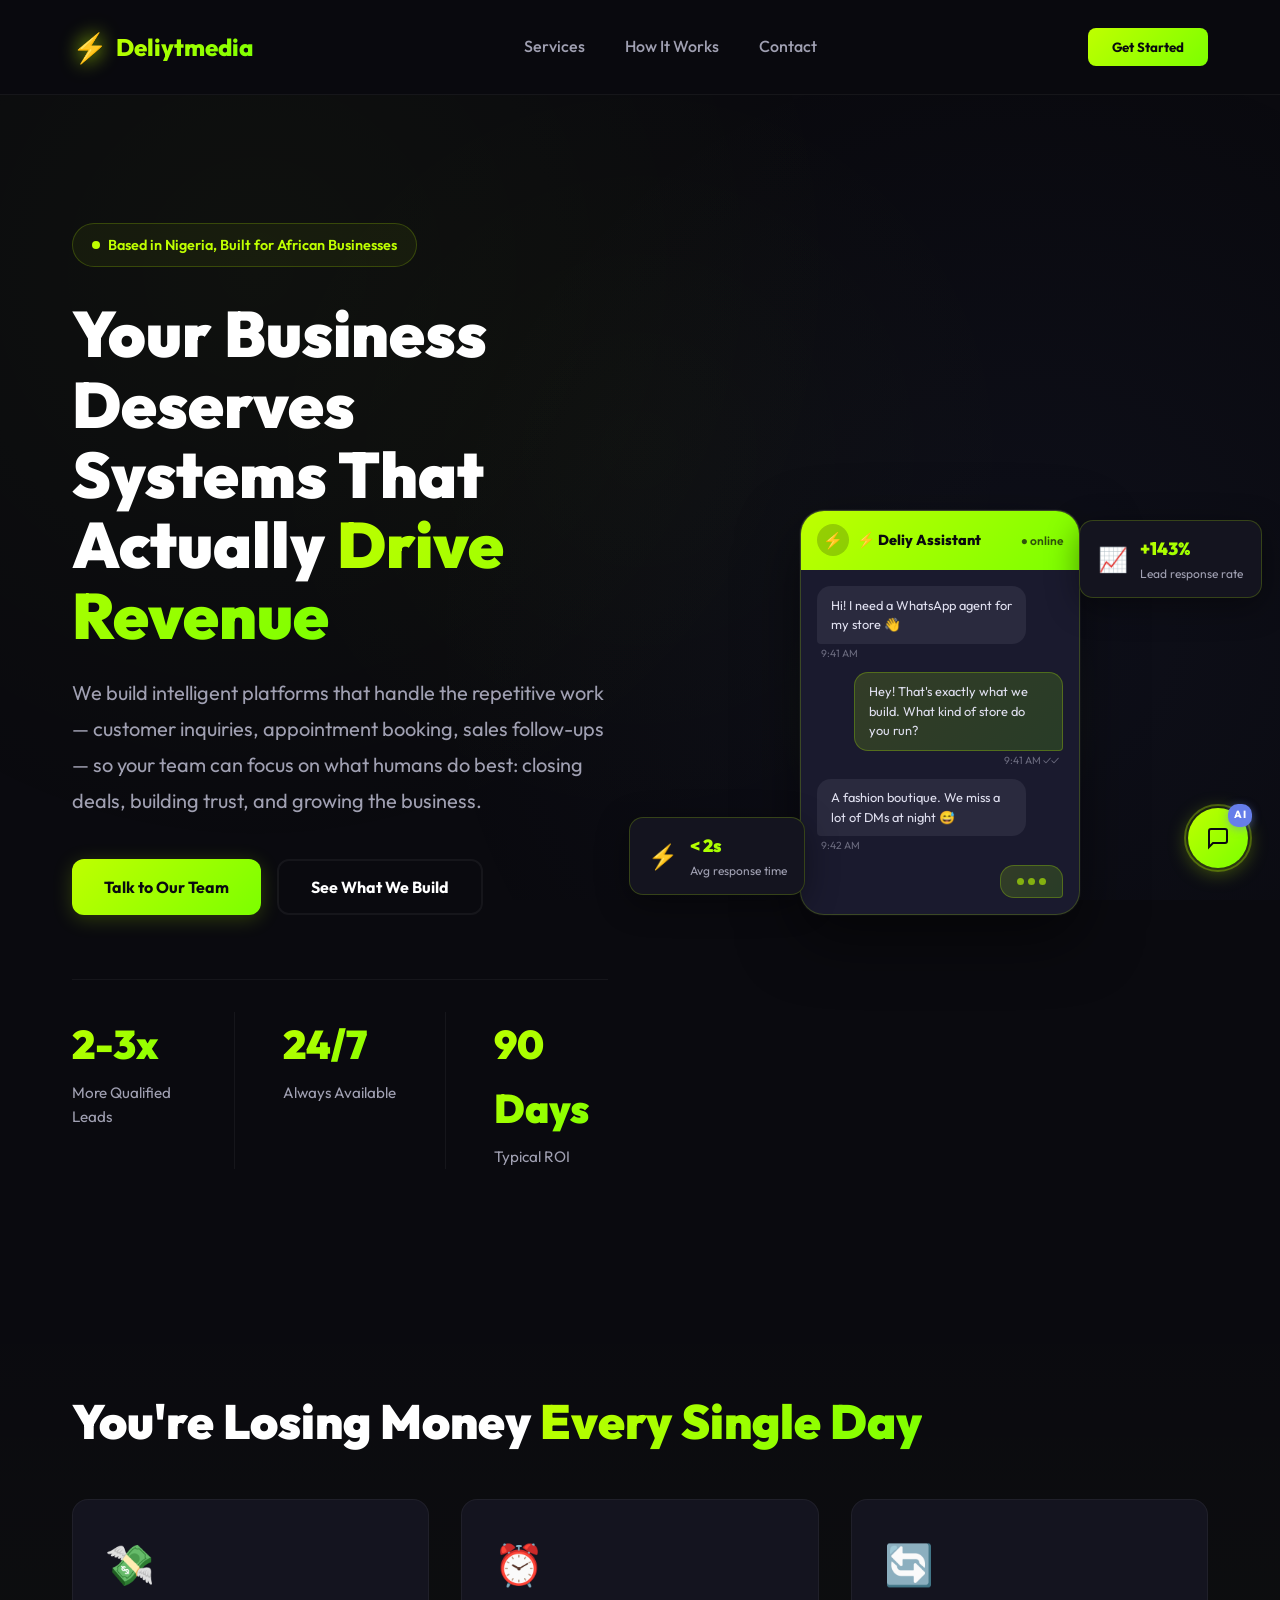
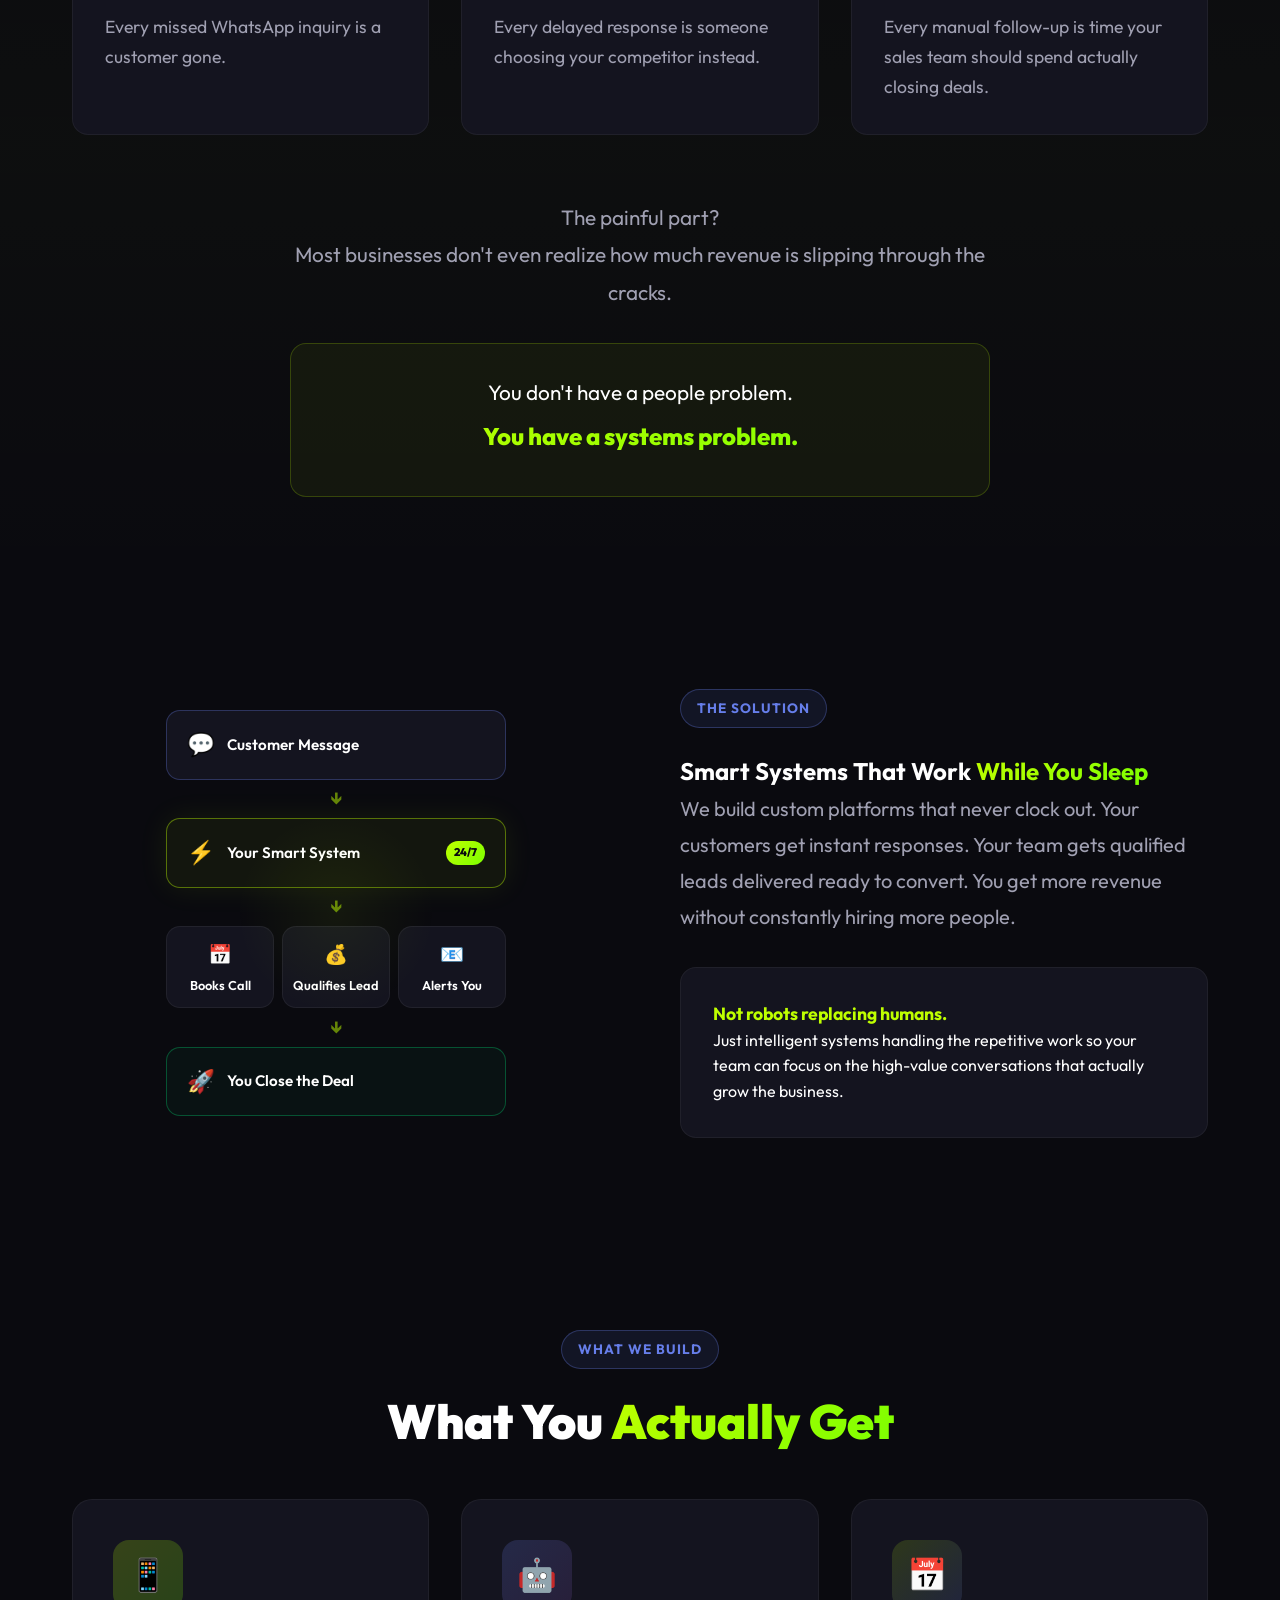
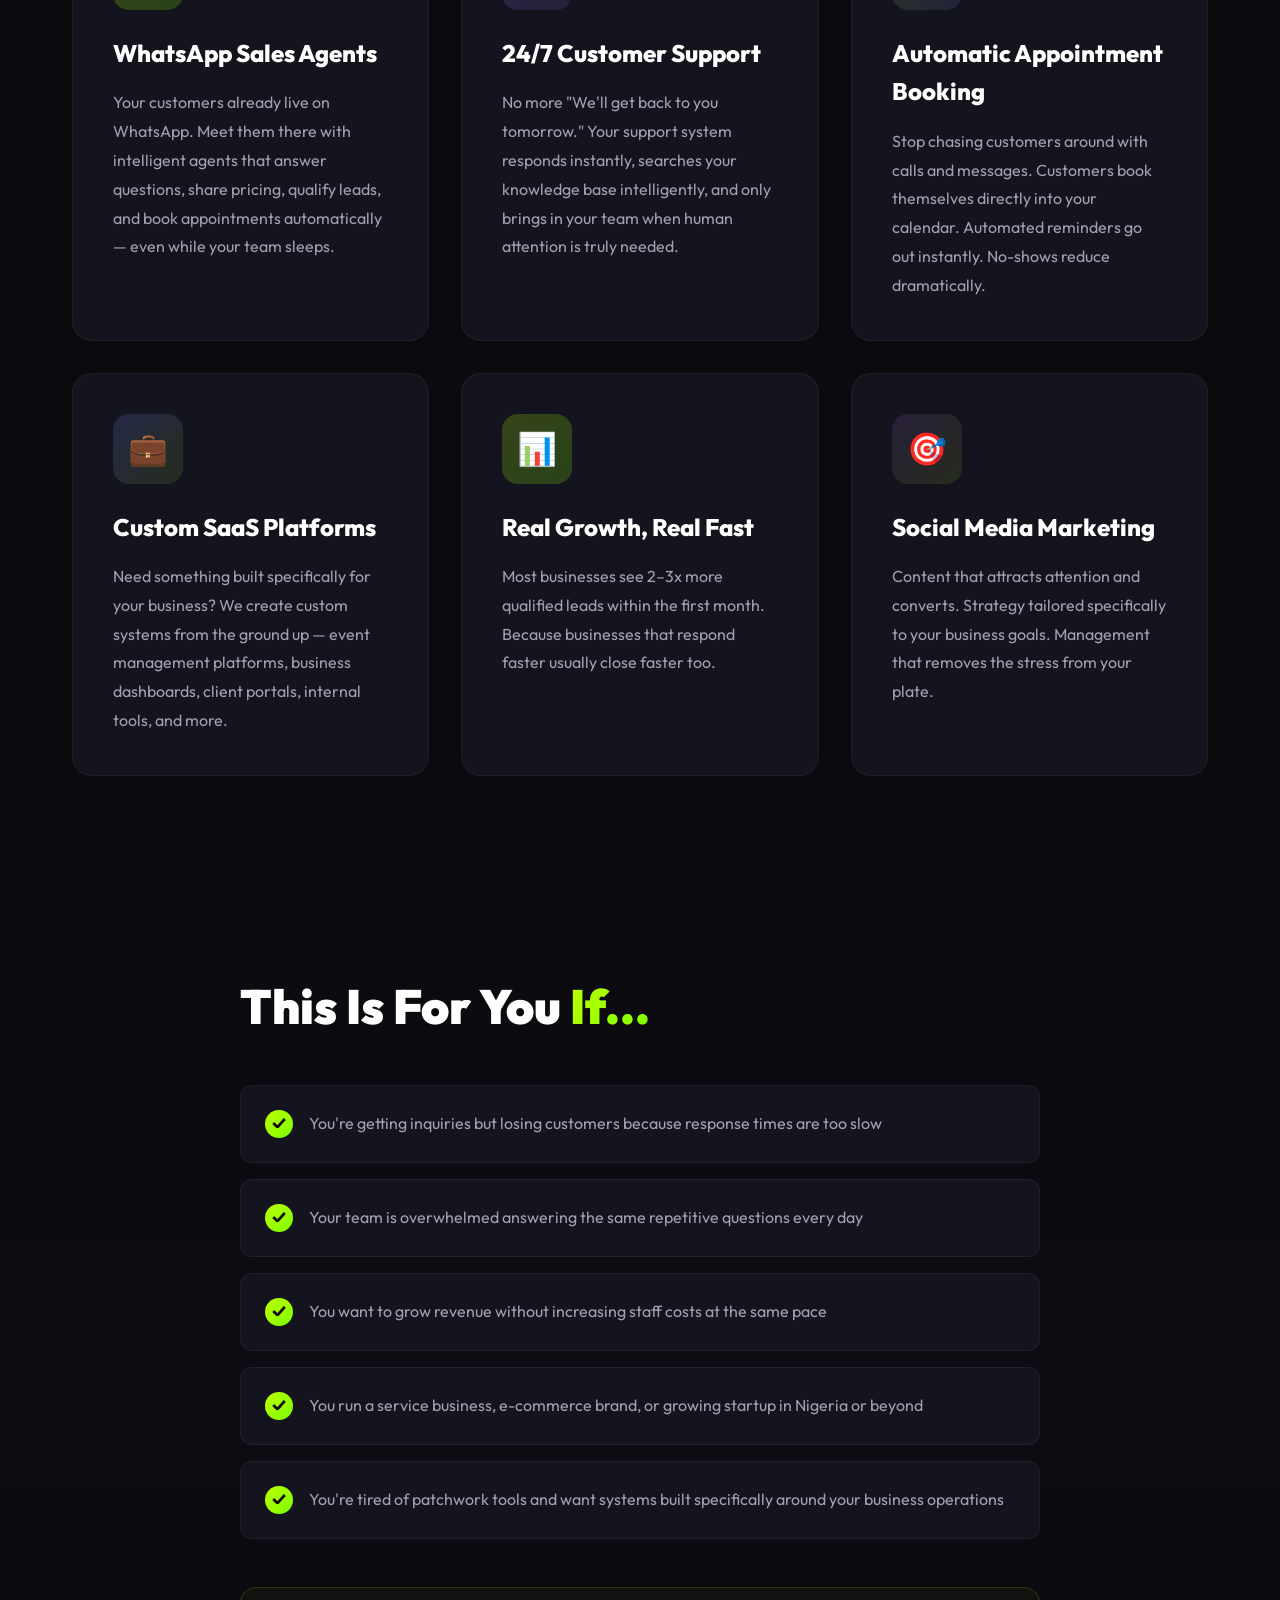
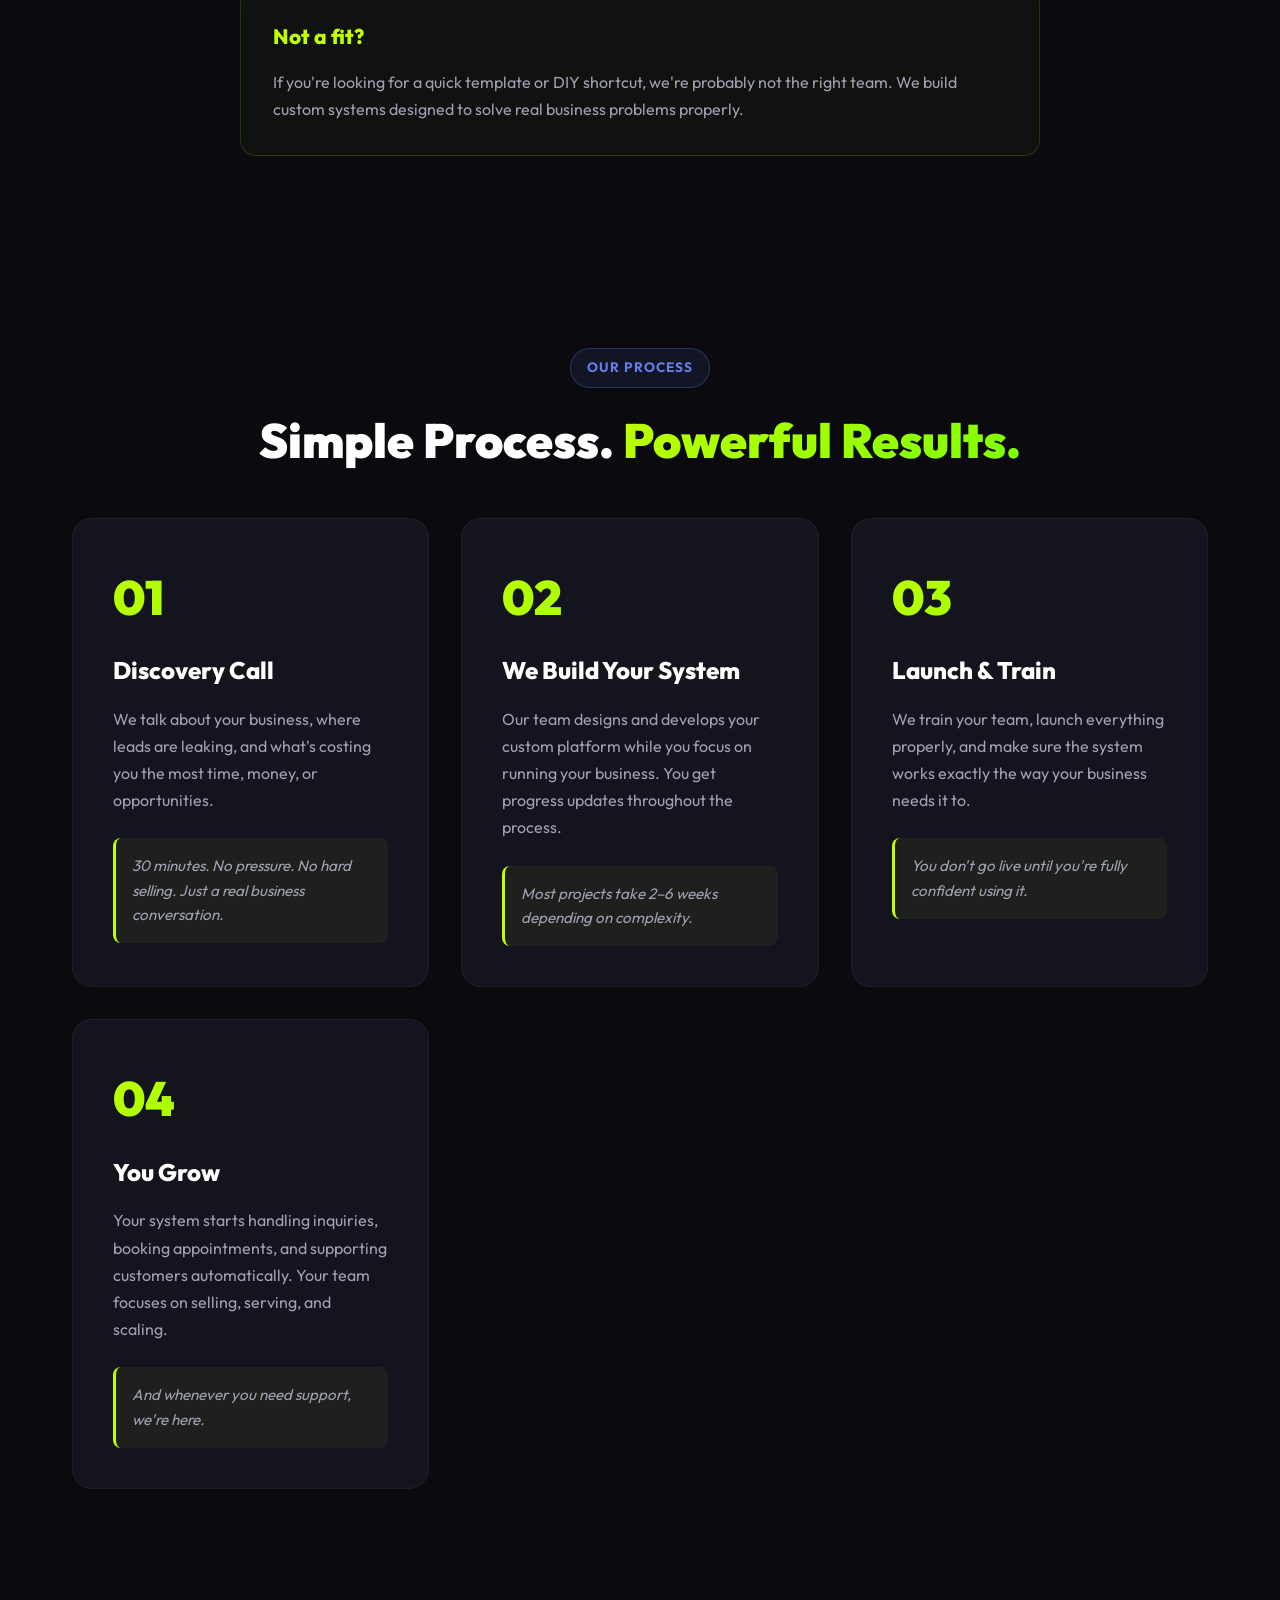
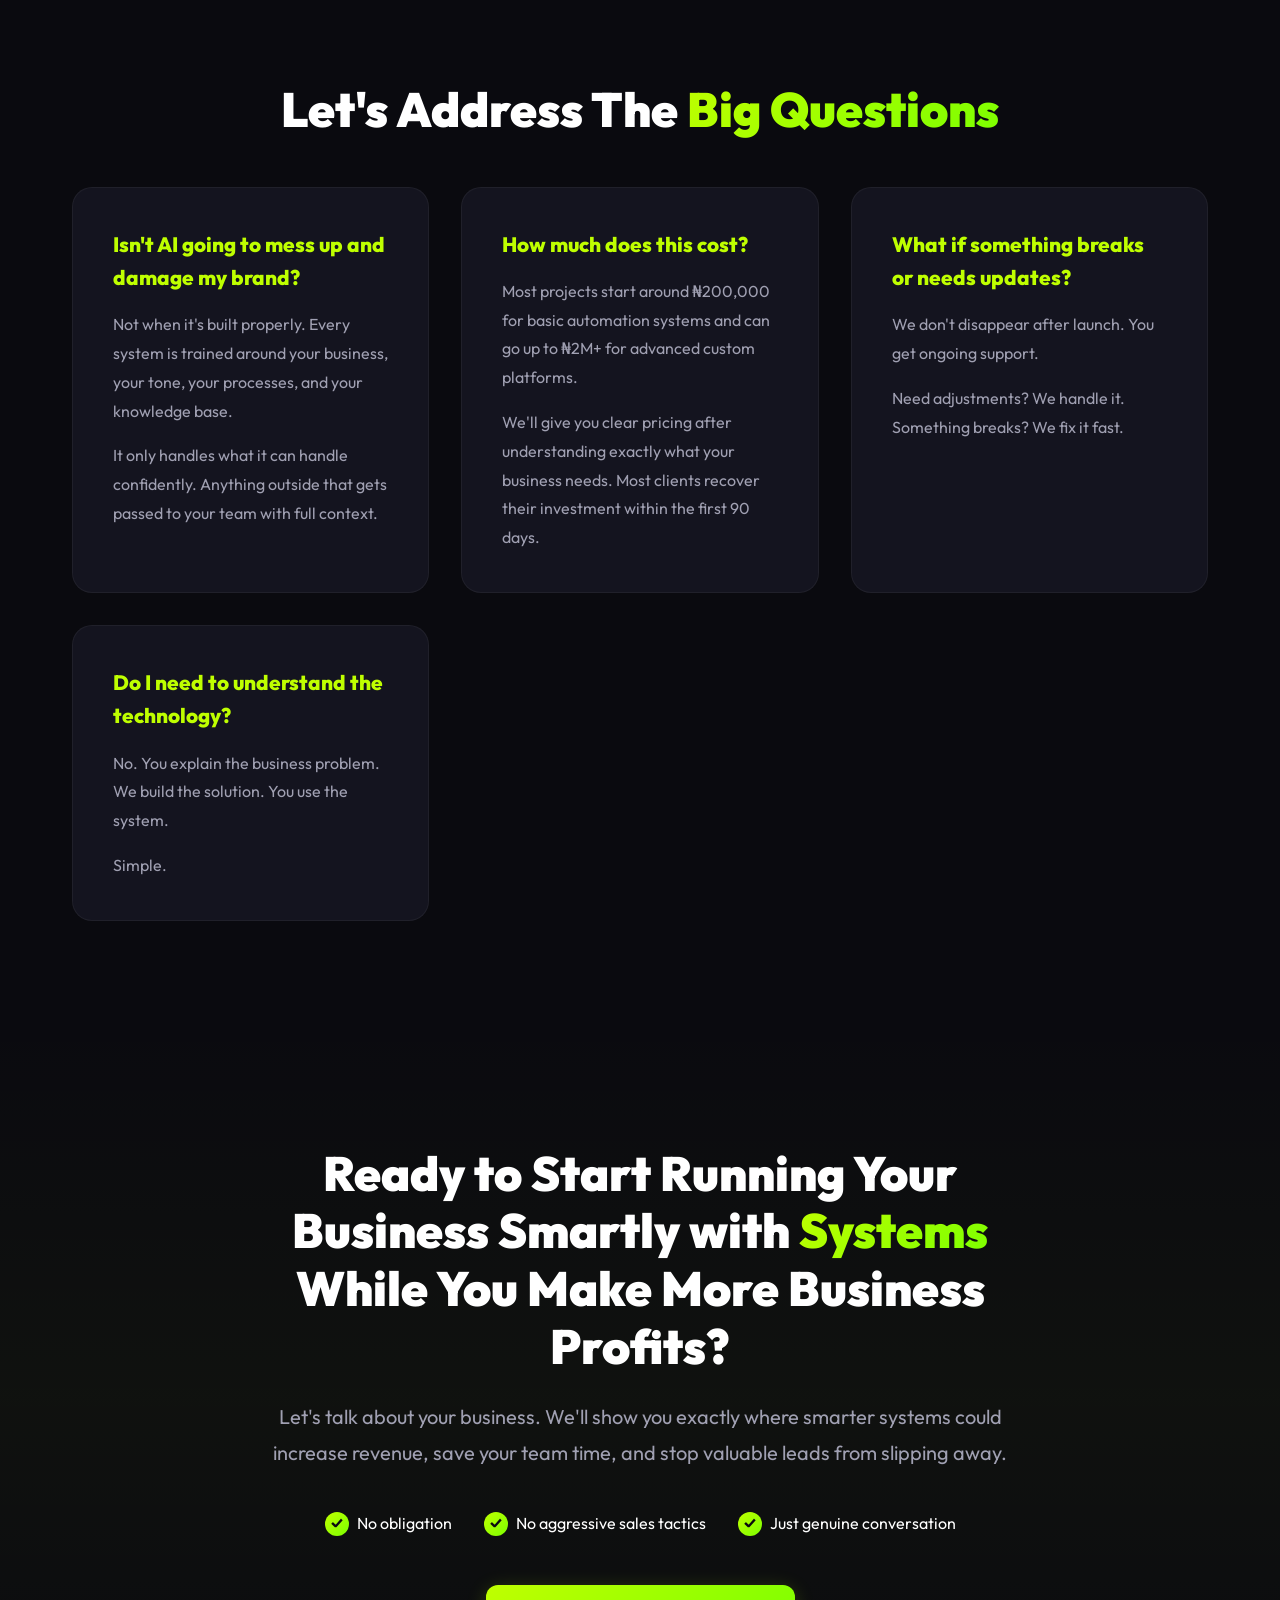
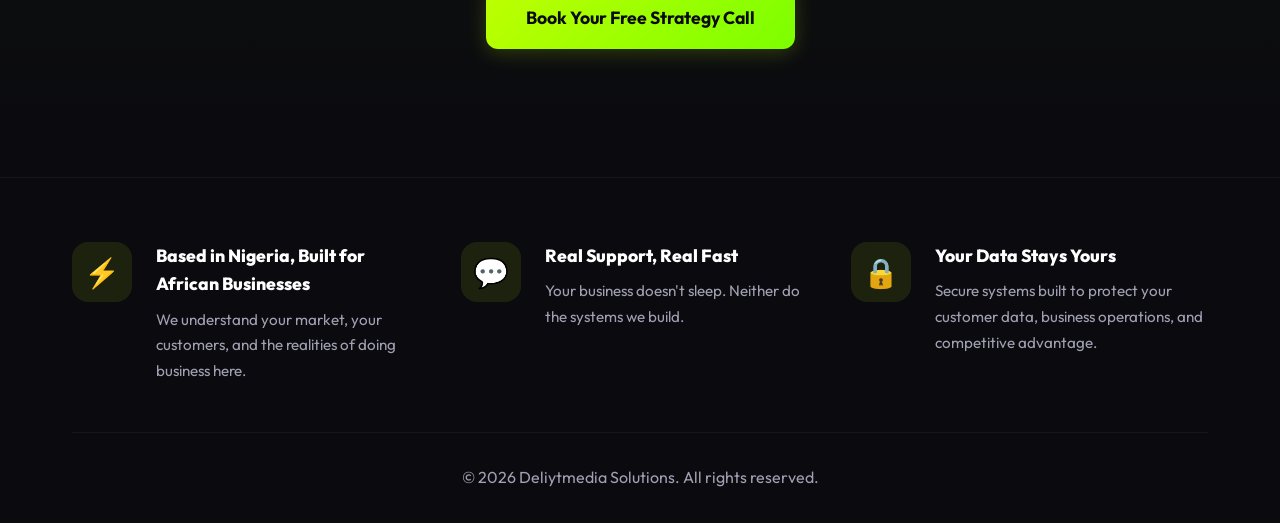
<file: DELIYT/index.html>
<!DOCTYPE html>
<html lang="en">
<head>
    <meta charset="UTF-8">
    <meta name="viewport" content="width=device-width, initial-scale=1.0">
    <title>Deliytmedia Solutions | Smart Systems That Drive Revenue</title>
    <link rel="preconnect" href="https://fonts.googleapis.com">
    <link rel="preconnect" href="https://fonts.gstatic.com" crossorigin>
    <link href="https://fonts.googleapis.com/css2?family=Outfit:wght@300;400;600;700;800;900&display=swap" rel="stylesheet">
    <link rel="stylesheet" href="styles.css">
</head>
<body>
    <!-- Header -->
    <header class="header">
        <nav class="container nav">
            <div class="logo">
                <span class="logo-icon">⚡</span>
                <span class="logo-text">Deliytmedia</span>
            </div>
            <ul class="nav-links">
                <li><a href="#services">Services</a></li>
                <li><a href="#how-it-works">How It Works</a></li>
                <li><a href="#contact">Contact</a></li>
            </ul>
            <button class="nav-cta" onclick="scrollToSection('contact')">Get Started</button>
        </nav>
    </header>

    <!-- Hero Section -->
    <section class="hero">
        <div class="container">
            <div class="hero-grid">

                <!-- Left: Copy -->
                <div class="hero-content">
                    <div class="hero-badge">
                        <span class="badge-dot"></span>
                        <span>Based in Nigeria, Built for African Businesses</span>
                    </div>
                    <h1 class="hero-title">
                        Your Business Deserves Systems That Actually <span class="gradient-text">Drive Revenue</span>
                    </h1>
                    <p class="hero-subtitle">
                        We build intelligent platforms that handle the repetitive work — customer inquiries, appointment booking, sales follow-ups — so your team can focus on what humans do best: closing deals, building trust, and growing the business.
                    </p>
                    <div class="hero-cta">
                        <button class="btn btn-primary" onclick="openChat()">Talk to Our Team</button>
                        <button class="btn btn-secondary" onclick="scrollToSection('services')">See What We Build</button>
                    </div>
                    <div class="hero-stats">
                        <div class="stat-item">
                            <div class="stat-number">2-3x</div>
                            <div class="stat-label">More Qualified Leads</div>
                        </div>
                        <div class="stat-divider"></div>
                        <div class="stat-item">
                            <div class="stat-number">24/7</div>
                            <div class="stat-label">Always Available</div>
                        </div>
                        <div class="stat-divider"></div>
                        <div class="stat-item">
                            <div class="stat-number">90 Days</div>
                            <div class="stat-label">Typical ROI</div>
                        </div>
                    </div>
                </div>

                <!-- Right: Visual mockup -->
                <div class="hero-visual" aria-hidden="true">

                    <!-- Floating WhatsApp chat mockup -->
                    <div class="mock-phone">
                        <div class="mock-phone-bar">
                            <div class="mock-phone-dot"></div>
                            <span class="mock-phone-name">⚡ Deliy Assistant</span>
                            <span class="mock-online">● online</span>
                        </div>
                        <div class="mock-messages">
                            <div class="mock-msg incoming">
                                <div class="mock-bubble">Hi! I need a WhatsApp agent for my store 👋</div>
                                <div class="mock-time">9:41 AM</div>
                            </div>
                            <div class="mock-msg outgoing">
                                <div class="mock-bubble">Hey! That's exactly what we build. What kind of store do you run?</div>
                                <div class="mock-time">9:41 AM ✓✓</div>
                            </div>
                            <div class="mock-msg incoming">
                                <div class="mock-bubble">A fashion boutique. We miss a lot of DMs at night 😅</div>
                                <div class="mock-time">9:42 AM</div>
                            </div>
                            <div class="mock-msg outgoing typing-mock">
                                <div class="mock-bubble">
                                    <span class="tdot"></span>
                                    <span class="tdot"></span>
                                    <span class="tdot"></span>
                                </div>
                            </div>
                        </div>
                    </div>

                    <!-- Floating stat cards -->
                    <div class="mock-stat-card card-a">
                        <div class="mock-stat-icon">📈</div>
                        <div>
                            <div class="mock-stat-val">+143%</div>
                            <div class="mock-stat-lbl">Lead response rate</div>
                        </div>
                    </div>

                    <div class="mock-stat-card card-b">
                        <div class="mock-stat-icon">⚡</div>
                        <div>
                            <div class="mock-stat-val">&lt; 2s</div>
                            <div class="mock-stat-lbl">Avg response time</div>
                        </div>
                    </div>

                    <!-- Glow blob behind everything -->
                    <div class="hero-glow-blob"></div>

                </div><!-- end hero-visual -->
            </div><!-- end hero-grid -->
        </div>
    </section>

    <!-- Problem Section -->
    <section class="problem-section">
        <div class="container">
            <div class="section-header">
                <h2>You're Losing Money <span class="gradient-text">Every Single Day</span></h2>
            </div>
            <div class="problem-grid">
                <div class="problem-card">
                    <div class="problem-icon">💸</div>
                    <p>Every missed WhatsApp inquiry is a customer gone.</p>
                </div>
                <div class="problem-card">
                    <div class="problem-icon">⏰</div>
                    <p>Every delayed response is someone choosing your competitor instead.</p>
                </div>
                <div class="problem-card">
                    <div class="problem-icon">🔄</div>
                    <p>Every manual follow-up is time your sales team should spend actually closing deals.</p>
                </div>
            </div>
            <div class="problem-conclusion">
                <p class="painful-part">The painful part?<br>Most businesses don't even realize how much revenue is slipping through the cracks.</p>
                <div class="problem-statement">
                    <p>You don't have a people problem.</p>
                    <p class="highlight">You have a systems problem.</p>
                </div>
            </div>
        </div>
    </section>

    <!-- Solution Section -->
    <section class="solution-section">
        <div class="container">
            <div class="solution-grid">

                <!-- Left: Flow diagram visual -->
                <div class="solution-visual" aria-hidden="true">
                    <div class="flow-diagram">
                        <div class="flow-node node-in">
                            <span class="flow-icon">💬</span>
                            <span>Customer Message</span>
                        </div>
                        <div class="flow-arrow">↓</div>
                        <div class="flow-node node-ai">
                            <span class="flow-icon">⚡</span>
                            <span>Your Smart System</span>
                            <span class="flow-badge">24/7</span>
                        </div>
                        <div class="flow-arrow">↓</div>
                        <div class="flow-row">
                            <div class="flow-node node-out small">
                                <span class="flow-icon">📅</span>
                                <span>Books Call</span>
                            </div>
                            <div class="flow-node node-out small">
                                <span class="flow-icon">💰</span>
                                <span>Qualifies Lead</span>
                            </div>
                            <div class="flow-node node-out small">
                                <span class="flow-icon">📧</span>
                                <span>Alerts You</span>
                            </div>
                        </div>
                        <div class="flow-arrow">↓</div>
                        <div class="flow-node node-result">
                            <span class="flow-icon">🚀</span>
                            <span>You Close the Deal</span>
                        </div>
                        <!-- Glow -->
                        <div class="flow-glow"></div>
                    </div>
                </div>

                <!-- Right: Copy -->
                <div class="solution-content">
                    <div class="section-tag">THE SOLUTION</div>
                    <h2>Smart Systems That Work <span class="gradient-text">While You Sleep</span></h2>
                    <p class="solution-text">
                        We build custom platforms that never clock out. Your customers get instant responses. Your team gets qualified leads delivered ready to convert. You get more revenue without constantly hiring more people.
                    </p>
                    <div class="solution-highlight">
                        <p><strong>Not robots replacing humans.</strong></p>
                        <p>Just intelligent systems handling the repetitive work so your team can focus on the high-value conversations that actually grow the business.</p>
                    </div>
                </div>

            </div>
        </div>
    </section>

    <!-- Services Section -->
    <section id="services" class="services-section">
        <div class="container">
            <div class="section-header centered">
                <div class="section-tag">WHAT WE BUILD</div>
                <h2>What You <span class="gradient-text">Actually Get</span></h2>
            </div>
            <div class="services-grid">
                <div class="service-card">
                    <div class="service-icon whatsapp">📱</div>
                    <h3>WhatsApp Sales Agents</h3>
                    <p>Your customers already live on WhatsApp. Meet them there with intelligent agents that answer questions, share pricing, qualify leads, and book appointments automatically — even while your team sleeps.</p>
                </div>
                <div class="service-card">
                    <div class="service-icon support">🤖</div>
                    <h3>24/7 Customer Support</h3>
                    <p>No more "We'll get back to you tomorrow." Your support system responds instantly, searches your knowledge base intelligently, and only brings in your team when human attention is truly needed.</p>
                </div>
                <div class="service-card">
                    <div class="service-icon booking">📅</div>
                    <h3>Automatic Appointment Booking</h3>
                    <p>Stop chasing customers around with calls and messages. Customers book themselves directly into your calendar. Automated reminders go out instantly. No-shows reduce dramatically.</p>
                </div>
                <div class="service-card">
                    <div class="service-icon saas">💼</div>
                    <h3>Custom SaaS Platforms</h3>
                    <p>Need something built specifically for your business? We create custom systems from the ground up — event management platforms, business dashboards, client portals, internal tools, and more.</p>
                </div>
                <div class="service-card">
                    <div class="service-icon growth">📊</div>
                    <h3>Real Growth, Real Fast</h3>
                    <p>Most businesses see 2–3x more qualified leads within the first month. Because businesses that respond faster usually close faster too.</p>
                </div>
                <div class="service-card">
                    <div class="service-icon marketing">🎯</div>
                    <h3>Social Media Marketing</h3>
                    <p>Content that attracts attention and converts. Strategy tailored specifically to your business goals. Management that removes the stress from your plate.</p>
                </div>
            </div>
        </div>
    </section>

    <!-- Who It's For Section -->
    <section class="for-who-section">
        <div class="container">
            <div class="for-who-content">
                <h2>This Is For You <span class="gradient-text">If...</span></h2>
                <div class="checklist">
                    <div class="check-item">
                        <span class="check-icon">✓</span>
                        <p>You're getting inquiries but losing customers because response times are too slow</p>
                    </div>
                    <div class="check-item">
                        <span class="check-icon">✓</span>
                        <p>Your team is overwhelmed answering the same repetitive questions every day</p>
                    </div>
                    <div class="check-item">
                        <span class="check-icon">✓</span>
                        <p>You want to grow revenue without increasing staff costs at the same pace</p>
                    </div>
                    <div class="check-item">
                        <span class="check-icon">✓</span>
                        <p>You run a service business, e-commerce brand, or growing startup in Nigeria or beyond</p>
                    </div>
                    <div class="check-item">
                        <span class="check-icon">✓</span>
                        <p>You're tired of patchwork tools and want systems built specifically around your business operations</p>
                    </div>
                </div>
                <div class="not-fit">
                    <p class="not-fit-title">Not a fit?</p>
                    <p>If you're looking for a quick template or DIY shortcut, we're probably not the right team. We build custom systems designed to solve real business problems properly.</p>
                </div>
            </div>
        </div>
    </section>

    <!-- How It Works Section -->
    <section id="how-it-works" class="how-it-works-section">
        <div class="container">
            <div class="section-header centered">
                <div class="section-tag">OUR PROCESS</div>
                <h2>Simple Process. <span class="gradient-text">Powerful Results.</span></h2>
            </div>
            <div class="steps-grid">
                <div class="step-card">
                    <div class="step-number">01</div>
                    <h3>Discovery Call</h3>
                    <p>We talk about your business, where leads are leaking, and what's costing you the most time, money, or opportunities.</p>
                    <div class="step-detail">30 minutes. No pressure. No hard selling. Just a real business conversation.</div>
                </div>
                <div class="step-card">
                    <div class="step-number">02</div>
                    <h3>We Build Your System</h3>
                    <p>Our team designs and develops your custom platform while you focus on running your business. You get progress updates throughout the process.</p>
                    <div class="step-detail">Most projects take 2–6 weeks depending on complexity.</div>
                </div>
                <div class="step-card">
                    <div class="step-number">03</div>
                    <h3>Launch & Train</h3>
                    <p>We train your team, launch everything properly, and make sure the system works exactly the way your business needs it to.</p>
                    <div class="step-detail">You don't go live until you're fully confident using it.</div>
                </div>
                <div class="step-card">
                    <div class="step-number">04</div>
                    <h3>You Grow</h3>
                    <p>Your system starts handling inquiries, booking appointments, and supporting customers automatically. Your team focuses on selling, serving, and scaling.</p>
                    <div class="step-detail">And whenever you need support, we're here.</div>
                </div>
            </div>
        </div>
    </section>

    <!-- FAQ/Objections Section -->
    <section class="faq-section">
        <div class="container">
            <div class="section-header centered">
                <h2>Let's Address The <span class="gradient-text">Big Questions</span></h2>
            </div>
            <div class="faq-grid">
                <div class="faq-item">
                    <h3>Isn't AI going to mess up and damage my brand?</h3>
                    <p>Not when it's built properly. Every system is trained around your business, your tone, your processes, and your knowledge base.</p>
                    <p>It only handles what it can handle confidently. Anything outside that gets passed to your team with full context.</p>
                </div>
                <div class="faq-item">
                    <h3>How much does this cost?</h3>
                    <p>Most projects start around ₦200,000 for basic automation systems and can go up to ₦2M+ for advanced custom platforms.</p>
                    <p>We'll give you clear pricing after understanding exactly what your business needs. Most clients recover their investment within the first 90 days.</p>
                </div>
                <div class="faq-item">
                    <h3>What if something breaks or needs updates?</h3>
                    <p>We don't disappear after launch. You get ongoing support.</p>
                    <p>Need adjustments? We handle it. Something breaks? We fix it fast.</p>
                </div>
                <div class="faq-item">
                    <h3>Do I need to understand the technology?</h3>
                    <p>No. You explain the business problem. We build the solution. You use the system.</p>
                    <p>Simple.</p>
                </div>
            </div>
        </div>
    </section>

    <!-- Final CTA Section -->
    <section id="contact" class="cta-section">
        <div class="container">
            <div class="cta-content">
                <h2>Ready to Start Running Your Business Smartly with <span class="gradient-text">Systems</span> While You Make More Business Profits?</h2>
                <p class="cta-text">
                    Let's talk about your business. We'll show you exactly where smarter systems could increase revenue, save your team time, and stop valuable leads from slipping away.
                </p>
                <div class="cta-features">
                    <div class="cta-feature">
                        <span class="feature-icon">✓</span>
                        <span>No obligation</span>
                    </div>
                    <div class="cta-feature">
                        <span class="feature-icon">✓</span>
                        <span>No aggressive sales tactics</span>
                    </div>
                    <div class="cta-feature">
                        <span class="feature-icon">✓</span>
                        <span>Just genuine conversation</span>
                    </div>
                </div>
                <button class="btn btn-primary btn-large" onclick="openChat()">Book Your Free Strategy Call</button>
            </div>
        </div>
    </section>

    <!-- Trust Indicators Footer -->
    <footer class="footer">
        <div class="container">
            <div class="trust-indicators">
                <div class="trust-item">
                    <div class="trust-icon">⚡</div>
                    <div class="trust-content">
                        <h4>Based in Nigeria, Built for African Businesses</h4>
                        <p>We understand your market, your customers, and the realities of doing business here.</p>
                    </div>
                </div>
                <div class="trust-item">
                    <div class="trust-icon">💬</div>
                    <div class="trust-content">
                        <h4>Real Support, Real Fast</h4>
                        <p>Your business doesn't sleep. Neither do the systems we build.</p>
                    </div>
                </div>
                <div class="trust-item">
                    <div class="trust-icon">🔒</div>
                    <div class="trust-content">
                        <h4>Your Data Stays Yours</h4>
                        <p>Secure systems built to protect your customer data, business operations, and competitive advantage.</p>
                    </div>
                </div>
            </div>
            <div class="footer-bottom">
                <p>&copy; 2026 Deliytmedia Solutions. All rights reserved.</p>
            </div>
        </div>
    </footer>

    <!-- ══ CHAT MODAL OVERLAY (triggered by CTA buttons) ═══════════════════ -->
    <div class="chat-overlay" id="chatOverlay" onclick="handleOverlayClick(event)">
        <div class="chat-modal" id="chatModal">
            <div class="chat-header">
                <div class="chat-header-content">
                    <div class="chat-avatar"><span>⚡</span></div>
                    <div class="chat-header-text">
                        <h4>Deliy Assistant</h4>
                        <span class="chat-status">
                            <span class="status-dot"></span>
                            Online now
                        </span>
                    </div>
                </div>
                <button class="chat-close" onclick="closeChat()" aria-label="Close chat">
                    <svg width="18" height="18" viewBox="0 0 24 24" fill="none" stroke="currentColor" stroke-width="2.5">
                        <line x1="18" y1="6" x2="6" y2="18"></line>
                        <line x1="6" y1="6" x2="18" y2="18"></line>
                    </svg>
                </button>
            </div>
            <div class="chat-messages" id="chatMessages">
                <div class="message bot-message">
                    <div class="message-content">
                        <p>👋 Hey! I'm your Deliytmedia assistant.</p>
                        <p>I can help you with:</p>
                        <ul>
                            <li>Understanding our services</li>
                            <li>Getting pricing estimates</li>
                            <li>Booking a free strategy call</li>
                            <li>Answering questions about our process</li>
                        </ul>
                        <p>What brings you here today?</p>
                    </div>
                </div>
            </div>
            <div class="chat-input-area">
                <input type="text" class="chat-input" id="chatInput"
                       placeholder="Type your message..."
                       onkeypress="handleChatKeyPress(event)">
                <button class="chat-send" id="chatSend" onclick="sendMessage()">
                    <svg width="18" height="18" viewBox="0 0 24 24" fill="none" stroke="currentColor" stroke-width="2">
                        <line x1="22" y1="2" x2="11" y2="13"></line>
                        <polygon points="22 2 15 22 11 13 2 9 22 2"></polygon>
                    </svg>
                </button>
            </div>
        </div>
    </div>

    <!-- ══ FLOATING BUBBLE (always visible, small trigger) ══════════════════ -->
    <div class="chat-bubble-btn" id="chatBubbleBtn" onclick="openChat()" title="Chat with us">
        <svg class="bubble-icon-chat" width="24" height="24" viewBox="0 0 24 24" fill="none" stroke="currentColor" stroke-width="2">
            <path d="M21 15a2 2 0 0 1-2 2H7l-4 4V5a2 2 0 0 1 2-2h14a2 2 0 0 1 2 2z"></path>
        </svg>
        <svg class="bubble-icon-close" width="20" height="20" viewBox="0 0 24 24" fill="none" stroke="currentColor" stroke-width="2.5" style="display:none">
            <line x1="18" y1="6" x2="6" y2="18"></line>
            <line x1="6" y1="6" x2="18" y2="18"></line>
        </svg>
        <span class="chat-badge">AI</span>
    </div>

    <script src="script.js"></script>
</body>
</html>
</file>
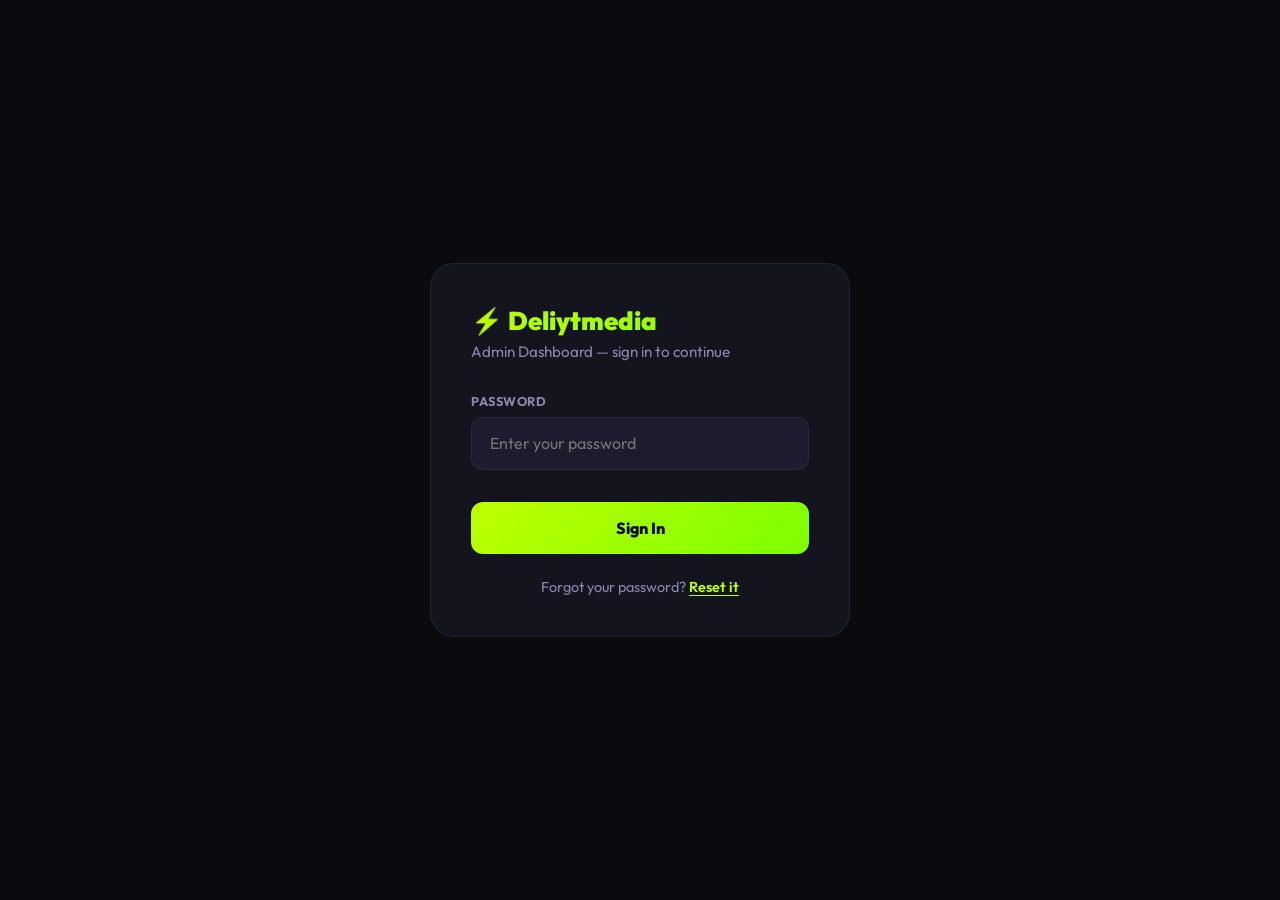
<file: admin-dashboard.html>
<!DOCTYPE html>
<html lang="en">
<head>
  <meta charset="UTF-8">
  <meta name="viewport" content="width=device-width, initial-scale=1.0">
  <title>Deliytmedia — Agent Dashboard</title>
  <link href="https://fonts.googleapis.com/css2?family=Outfit:wght@400;600;700;800;900&family=JetBrains+Mono:wght@400;600&display=swap" rel="stylesheet">
  <style>
    *, *::before, *::after { margin: 0; padding: 0; box-sizing: border-box; }
    :root {
      --bg:       #0a0a0f;
      --surface:  #14141f;
      --elevated: #1c1c2e;
      --border:   rgba(255,255,255,0.06);
      --text:     #ffffff;
      --muted:    #8888aa;
      --lime:     #BFFF00;
      --lime-dim: rgba(191,255,0,0.12);
      --hot:      #ff4455;
      --warm:     #ffaa00;
      --cold:     #667eea;
      --success:  #00e87a;
    }
    body {
      font-family: 'Outfit', sans-serif;
      background: var(--bg);
      color: var(--text);
      min-height: 100vh;
    }


    /* ══════════════════════════════════════════
       AUTH SCREENS
    ══════════════════════════════════════════ */
    .auth-wall {
      position: fixed; inset: 0; background: var(--bg);
      z-index: 9999; display: flex; align-items: center;
      justify-content: center; padding: 1.5rem;
    }
    .auth-wall.hidden { display: none; }

    .auth-card {
      width: 100%; max-width: 420px;
      background: var(--surface); border: 1px solid var(--border);
      border-radius: 24px; padding: 2.5rem;
      animation: authFadeIn 0.4s ease;
    }
    @keyframes authFadeIn {
      from { opacity:0; transform:translateY(20px) scale(0.97); }
      to   { opacity:1; transform:translateY(0)    scale(1);    }
    }
    .auth-logo {
      font-size: 1.6rem; font-weight: 900;
      background: linear-gradient(135deg,#BFFF00,#7CFF00);
      -webkit-background-clip:text; background-clip:text; -webkit-text-fill-color:transparent; color:transparent;
      margin-bottom: 0.3rem;
    }
    .auth-subtitle { color:var(--muted); font-size:0.95rem; margin-bottom:2rem; }
    .auth-label {
      display:block; font-size:0.8rem; font-weight:700; color:var(--muted);
      text-transform:uppercase; letter-spacing:0.5px; margin-bottom:0.5rem;
    }
    .auth-input {
      width:100%; padding:0.95rem 1.1rem; background:var(--elevated);
      border:1.5px solid var(--border); border-radius:12px;
      color:var(--text); font-family:'Outfit',sans-serif; font-size:1rem;
      margin-bottom:1.25rem; transition:border-color 0.2s; outline:none;
    }
    .auth-input:focus { border-color:var(--lime); }
    .auth-input.error { border-color:var(--hot); }
    .auth-btn {
      width:100%; padding:1rem;
      background:linear-gradient(135deg,#BFFF00,#7CFF00);
      color:#0a0a0f; border:none; border-radius:12px;
      font-family:'Outfit',sans-serif; font-size:1rem; font-weight:800;
      cursor:pointer; transition:all 0.2s; margin-top:0.25rem;
    }
    .auth-btn:hover { transform:translateY(-2px); box-shadow:0 8px 24px rgba(191,255,0,0.25); }
    .auth-btn:disabled { opacity:0.5; cursor:not-allowed; transform:none; }
    .auth-error {
      display:none; background:rgba(255,68,85,0.1);
      border:1px solid rgba(255,68,85,0.3); border-radius:10px;
      padding:0.85rem 1rem; color:var(--hot); font-size:0.9rem; margin-bottom:1.25rem;
    }
    .auth-error.show  { display:block; }
    .auth-success {
      display:none; background:rgba(0,232,122,0.1);
      border:1px solid rgba(0,232,122,0.3); border-radius:10px;
      padding:0.85rem 1rem; color:var(--success); font-size:0.9rem; margin-bottom:1.25rem;
    }
    .auth-success.show { display:block; }
    .auth-link {
      background:none; border:none; color:var(--lime);
      font-family:'Outfit',sans-serif; font-size:0.9rem; font-weight:600;
      cursor:pointer; padding:0; text-decoration:underline; text-underline-offset:3px;
    }
    .auth-footer { margin-top:1.5rem; text-align:center; color:var(--muted); font-size:0.9rem; }
    .auth-lockout {
      display:none; text-align:center; padding:1rem;
      background:rgba(255,68,85,0.05); border:1px solid rgba(255,68,85,0.2);
      border-radius:10px; margin-bottom:1.25rem; color:var(--hot); font-size:0.9rem;
    }
    .auth-lockout.show { display:block; }
    .lockout-timer { font-weight:800; font-size:1.2rem; display:block; margin-top:0.25rem; }
    .attempts-left { font-size:0.8rem; color:var(--warm); margin-top:0.5rem; text-align:center; }
    .strength-bar {
      height:4px; border-radius:2px; background:var(--elevated);
      margin-top:-0.75rem; margin-bottom:1.25rem; overflow:hidden;
    }
    .strength-fill { height:100%; border-radius:2px; transition:all 0.3s; width:0%; }
    @keyframes shake {
      0%,100%{transform:translateX(0)} 15%{transform:translateX(-8px)}
      30%{transform:translateX(8px)}   45%{transform:translateX(-6px)}
      60%{transform:translateX(6px)}   75%{transform:translateX(-4px)}
      90%{transform:translateX(4px)}
    }
    .shake { animation:shake 0.5s ease; }

    /* ── Layout ── */
    .shell { display: flex; height: 100vh; overflow: hidden; }

    /* ── Sidebar ── */
    .sidebar {
      width: 240px;
      background: var(--surface);
      border-right: 1px solid var(--border);
      display: flex;
      flex-direction: column;
      padding: 2rem 1.25rem;
      flex-shrink: 0;
    }
    .sidebar-logo {
      font-size: 1.3rem;
      font-weight: 900;
      background: linear-gradient(135deg, #BFFF00, #7CFF00);
      -webkit-background-clip: text;
      background-clip: text;
      -webkit-text-fill-color: transparent;
      color: transparent;
      margin-bottom: 2.5rem;
      display: flex;
      align-items: center;
      gap: 0.5rem;
    }
    .nav-item {
      display: flex;
      align-items: center;
      gap: 0.75rem;
      padding: 0.85rem 1rem;
      border-radius: 10px;
      cursor: pointer;
      color: var(--muted);
      font-weight: 600;
      font-size: 0.95rem;
      transition: all 0.2s;
      margin-bottom: 0.25rem;
      border: 1px solid transparent;
      background: transparent;
      width: 100%;
      text-align: left;
    }
    .nav-item:hover { color: var(--text); background: var(--elevated); }
    .nav-item.active {
      color: var(--lime);
      background: var(--lime-dim);
      border-color: rgba(191,255,0,0.2);
    }
    .nav-badge {
      margin-left: auto;
      background: var(--hot);
      color: white;
      font-size: 0.7rem;
      font-weight: 800;
      padding: 2px 7px;
      border-radius: 20px;
    }
    .sidebar-footer {
      margin-top: auto;
      padding-top: 1.5rem;
      border-top: 1px solid var(--border);
    }

    /* ── Main ── */
    .main {
      flex: 1;
      overflow-y: auto;
      padding: 2rem 2.5rem;
    }
    .main::-webkit-scrollbar { width: 6px; }
    .main::-webkit-scrollbar-thumb { background: var(--border); border-radius: 3px; }

    .page-header {
      display: flex;
      justify-content: space-between;
      align-items: center;
      margin-bottom: 2rem;
    }
    .page-title { font-size: 1.8rem; font-weight: 900; }
    .page-subtitle { color: var(--muted); margin-top: 0.25rem; font-size: 0.95rem; }

    /* ── Stats Row ── */
    .stats-row {
      display: grid;
      grid-template-columns: repeat(4, 1fr);
      gap: 1.25rem;
      margin-bottom: 2rem;
    }
    .stat-box {
      background: var(--surface);
      border: 1px solid var(--border);
      border-radius: 16px;
      padding: 1.5rem;
      transition: all 0.3s;
    }
    .stat-box:hover { border-color: var(--lime); transform: translateY(-2px); }
    .stat-box-label { font-size: 0.85rem; color: var(--muted); font-weight: 600; margin-bottom: 0.75rem; text-transform: uppercase; letter-spacing: 0.5px; }
    .stat-box-value { font-size: 2.2rem; font-weight: 900; background: linear-gradient(135deg, #BFFF00, #7CFF00); -webkit-background-clip: text; background-clip: text; -webkit-text-fill-color: transparent; color: transparent; }
    .stat-box-sub { font-size: 0.85rem; color: var(--muted); margin-top: 0.5rem; }

    /* ── Panels ── */
    .panel {
      background: var(--surface);
      border: 1px solid var(--border);
      border-radius: 16px;
      overflow: hidden;
      margin-bottom: 1.5rem;
    }
    .panel-header {
      padding: 1.25rem 1.75rem;
      border-bottom: 1px solid var(--border);
      display: flex;
      justify-content: space-between;
      align-items: center;
    }
    .panel-title { font-size: 1rem; font-weight: 800; }
    .panel-body { padding: 1.25rem 1.75rem; }

    /* ── Table ── */
    table { width: 100%; border-collapse: collapse; }
    th {
      text-align: left;
      padding: 0.75rem 1rem;
      font-size: 0.8rem;
      font-weight: 700;
      color: var(--muted);
      text-transform: uppercase;
      letter-spacing: 0.5px;
      border-bottom: 1px solid var(--border);
    }
    td {
      padding: 1rem;
      border-bottom: 1px solid var(--border);
      font-size: 0.9rem;
      vertical-align: top;
    }
    tr:last-child td { border-bottom: none; }
    tr:hover td { background: var(--elevated); }

    /* ── Badges ── */
    .badge {
      display: inline-block;
      padding: 3px 10px;
      border-radius: 20px;
      font-size: 0.75rem;
      font-weight: 700;
      text-transform: uppercase;
    }
    .badge-hot     { background: rgba(255,68,85,0.15);   color: var(--hot);     }
    .badge-warm    { background: rgba(255,170,0,0.15);   color: var(--warm);    }
    .badge-cold    { background: rgba(102,126,234,0.15); color: var(--cold);    }
    .badge-pending { background: rgba(255,170,0,0.15);   color: var(--warm);    }
    .badge-done    { background: rgba(0,232,122,0.15);   color: var(--success); }
    .badge-new     { background: var(--lime-dim);        color: var(--lime);    }

    /* ── Conversation Cards ── */
    .conv-card {
      padding: 1.25rem;
      border: 1px solid var(--border);
      border-radius: 12px;
      margin-bottom: 0.75rem;
      cursor: pointer;
      transition: all 0.2s;
    }
    .conv-card:hover { border-color: var(--lime); background: var(--elevated); }
    .conv-card-top { display: flex; justify-content: space-between; align-items: center; margin-bottom: 0.5rem; }
    .conv-id { font-family: 'JetBrains Mono', monospace; font-size: 0.8rem; color: var(--lime); }
    .conv-time { font-size: 0.8rem; color: var(--muted); }
    .conv-preview { color: var(--muted); font-size: 0.9rem; }
    .conv-meta { display: flex; gap: 0.5rem; margin-top: 0.75rem; }

    /* ── Message Thread (modal) ── */
    .modal-overlay {
      display: none;
      position: fixed;
      inset: 0;
      background: rgba(0,0,0,0.7);
      backdrop-filter: blur(4px);
      z-index: 1000;
      align-items: center;
      justify-content: center;
    }
    .modal-overlay.active { display: flex; }
    .modal {
      background: var(--surface);
      border: 1px solid var(--border);
      border-radius: 20px;
      width: 640px;
      max-height: 80vh;
      overflow: hidden;
      display: flex;
      flex-direction: column;
      animation: slideUp 0.3s ease;
    }
    @keyframes slideUp { from { opacity:0; transform:translateY(20px); } to { opacity:1; transform:translateY(0); } }
    .modal-header {
      padding: 1.5rem;
      border-bottom: 1px solid var(--border);
      display: flex;
      justify-content: space-between;
      align-items: center;
    }
    .modal-body { padding: 1.5rem; overflow-y: auto; flex: 1; }
    .modal-close {
      width: 36px;
      height: 36px;
      border-radius: 50%;
      background: var(--elevated);
      border: none;
      color: var(--text);
      font-size: 1.2rem;
      cursor: pointer;
    }
    .thread-message { margin-bottom: 1rem; }
    .thread-role { font-size: 0.8rem; font-weight: 700; margin-bottom: 0.4rem; text-transform: uppercase; }
    .thread-role.user { color: var(--lime); }
    .thread-role.assistant { color: var(--cold); }
    .thread-bubble {
      padding: 0.85rem 1.1rem;
      border-radius: 12px;
      font-size: 0.9rem;
      line-height: 1.6;
      white-space: pre-wrap;
    }
    .thread-bubble.user { background: var(--elevated); border: 1px solid var(--border); }
    .thread-bubble.assistant { background: rgba(102,126,234,0.1); border: 1px solid rgba(102,126,234,0.2); }

    /* ── State Viewer ── */
    .state-pre {
      background: var(--elevated);
      border: 1px solid var(--border);
      border-radius: 10px;
      padding: 1.25rem;
      font-family: 'JetBrains Mono', monospace;
      font-size: 0.8rem;
      color: #BFFF00;
      overflow-x: auto;
      white-space: pre;
    }

    /* ── Buttons ── */
    .btn {
      padding: 0.65rem 1.25rem;
      border-radius: 8px;
      border: none;
      font-family: 'Outfit', sans-serif;
      font-weight: 700;
      cursor: pointer;
      transition: all 0.2s;
      font-size: 0.9rem;
    }
    .btn-primary { background: var(--lime); color: #0a0a0f; }
    .btn-primary:hover { transform: translateY(-1px); box-shadow: 0 4px 15px var(--lime-dim); }
    .btn-ghost { background: transparent; color: var(--muted); border: 1px solid var(--border); }
    .btn-ghost:hover { color: var(--text); border-color: rgba(255,255,255,0.2); }
    .btn-danger { background: rgba(255,68,85,0.15); color: var(--hot); border: 1px solid rgba(255,68,85,0.3); }

    /* ── Search ── */
    .search-box {
      padding: 0.7rem 1rem;
      background: var(--elevated);
      border: 1px solid var(--border);
      border-radius: 10px;
      color: var(--text);
      font-family: 'Outfit', sans-serif;
      font-size: 0.9rem;
      min-width: 240px;
    }
    .search-box:focus { outline: none; border-color: var(--lime); }

    /* ── Loading ── */
    .loading-row td { text-align: center; padding: 3rem; color: var(--muted); }
    .spinner {
      width: 28px; height: 28px;
      border: 3px solid var(--border);
      border-top-color: var(--lime);
      border-radius: 50%;
      animation: spin 0.8s linear infinite;
      margin: 0 auto 0.75rem;
    }
    @keyframes spin { to { transform: rotate(360deg); } }

    /* ── Empty state ── */
    .empty { text-align: center; padding: 4rem 2rem; color: var(--muted); }
    .empty-icon { font-size: 3rem; opacity: 0.3; margin-bottom: 1rem; }

    /* ── Tabs ── */
    .view { display: none; }
    .view.active { display: block; }

    /* ── Responsive ── */
    @media (max-width: 1024px) {
      .sidebar { display: none; }
      .stats-row { grid-template-columns: repeat(2, 1fr); }
    }
    @media (max-width: 640px) {
      .main { padding: 1rem 0.85rem; }
      .stats-row { grid-template-columns: 1fr 1fr; gap: 0.75rem; }
      .stat-box { padding: 1rem; }
      .stat-box-value { font-size: 1.6rem; }
      .modal { width: 95vw; max-height: 90vh; }
      .panel-header { flex-wrap: wrap; gap: 0.75rem; }
      table { font-size: 0.8rem; }
      th, td { padding: 0.6rem 0.5rem; }
    }

    /* ── Mobile top bar ── */
    .mobile-topbar {
      display: none;
      position: sticky; top: 0; z-index: 200;
      background: var(--surface);
      border-bottom: 1px solid var(--border);
      padding: 0.85rem 1rem;
      align-items: center;
      justify-content: space-between;
    }
    @media (max-width: 1024px) { .mobile-topbar { display: flex; } }
    .mobile-logo {
      font-size: 1.1rem; font-weight: 900;
      background: linear-gradient(135deg,#BFFF00,#7CFF00);
      -webkit-background-clip:text; background-clip:text;
      -webkit-text-fill-color:transparent; color:transparent;
    }
    .mobile-topbar-right { display: flex; align-items: center; gap: 0.75rem; }
    .hamburger {
      background: var(--elevated); border: 1px solid var(--border);
      border-radius: 8px; padding: 7px 10px; cursor: pointer;
      color: var(--text); font-size: 1.1rem; line-height: 1;
    }
    .bell-btn {
      position: relative;
      background: var(--elevated); border: 1px solid var(--border);
      border-radius: 8px; padding: 7px 10px; cursor: pointer;
      color: var(--text); font-size: 1.1rem; line-height: 1;
    }
    .bell-badge {
      position: absolute; top: -5px; right: -5px;
      background: var(--hot); color: #fff;
      font-size: 0.65rem; font-weight: 800;
      padding: 2px 5px; border-radius: 10px;
      display: none;
    }
    .bell-badge.show { display: block; }

    /* ── Mobile slide-in nav ── */
    .mobile-nav-overlay {
      display: none; position: fixed; inset: 0;
      background: rgba(0,0,0,0.6); z-index: 500;
      backdrop-filter: blur(3px);
    }
    .mobile-nav-overlay.open { display: block; }
    .mobile-nav {
      position: fixed; top: 0; left: -280px; bottom: 0;
      width: 260px; background: var(--surface);
      border-right: 1px solid var(--border);
      z-index: 600; transition: left 0.3s ease;
      padding: 1.5rem 1rem; overflow-y: auto;
      display: flex; flex-direction: column;
    }
    .mobile-nav.open { left: 0; }
    .mobile-nav-logo {
      font-size: 1.2rem; font-weight: 900;
      background: linear-gradient(135deg,#BFFF00,#7CFF00);
      -webkit-background-clip:text; background-clip:text;
      -webkit-text-fill-color:transparent; color:transparent;
      margin-bottom: 1.5rem; padding-bottom: 1rem;
      border-bottom: 1px solid var(--border);
    }
    .mobile-nav-footer { margin-top: auto; padding-top: 1rem; border-top: 1px solid var(--border); }

    /* ── Desktop bell in sidebar ── */
    .sidebar-bell {
      position: relative; display: inline-flex;
      align-items: center; gap: 0.5rem;
    }
    .sidebar-bell-badge {
      background: var(--hot); color: #fff;
      font-size: 0.7rem; font-weight: 800;
      padding: 2px 7px; border-radius: 20px;
      display: none;
    }
    .sidebar-bell-badge.show { display: inline-block; }

    /* ── Toggle switch ── */
    .toggle-wrap { display: flex; align-items: center; gap: 0.6rem; }
    .toggle { position: relative; width: 42px; height: 24px; cursor: pointer; }
    .toggle input { opacity: 0; width: 0; height: 0; }
    .toggle-slider {
      position: absolute; inset: 0;
      background: var(--elevated); border: 1.5px solid var(--border);
      border-radius: 24px; transition: all 0.25s;
    }
    .toggle-slider::before {
      content: ''; position: absolute;
      width: 16px; height: 16px; border-radius: 50%;
      background: var(--muted);
      left: 3px; top: 50%; transform: translateY(-50%);
      transition: all 0.25s;
    }
    .toggle input:checked + .toggle-slider { background: rgba(191,255,0,0.2); border-color: var(--lime); }
    .toggle input:checked + .toggle-slider::before { background: var(--lime); left: 20px; }
    .toggle-label { font-size: 0.85rem; font-weight: 700; color: var(--muted); }
    .toggle input:checked ~ .toggle-label-el { color: var(--lime); }
  </style>
</head>
<body>


<!-- ══ LOGIN WALL ══════════════════════════════════════════════════════════ -->
<div class="auth-wall" id="authWall">

  <!-- SIGN IN CARD -->
  <div class="auth-card" id="cardSignIn">
    <div class="auth-logo">⚡ Deliytmedia</div>
    <div class="auth-subtitle">Admin Dashboard — sign in to continue</div>

    <div class="auth-lockout" id="lockoutMsg">
      Too many failed attempts.
      <span class="lockout-timer" id="lockoutTimer">30s</span>
    </div>

    <div class="auth-error" id="signInError">Incorrect password. Please try again.</div>

    <label class="auth-label" for="signInPwd">Password</label>
    <input class="auth-input" type="password" id="signInPwd"
           placeholder="Enter your password"
           onkeypress="if(event.key==='Enter') doSignIn()">

    <div class="attempts-left" id="attemptsLeft"></div>

    <button class="auth-btn" id="signInBtn" onclick="doSignIn()">Sign In</button>

    <div class="auth-footer">
      Forgot your password? <button class="auth-link" onclick="showReset()">Reset it</button>
    </div>
  </div>

  <!-- RESET PASSWORD CARD -->
  <div class="auth-card" id="cardReset" style="display:none">
    <div class="auth-logo">⚡ Deliytmedia</div>
    <div class="auth-subtitle">Set a new password</div>

    <div class="auth-error"    id="resetError"></div>
    <div class="auth-success"  id="resetSuccess">Password updated! You can now sign in.</div>

    <label class="auth-label" for="resetCurrent">Current Password</label>
    <input class="auth-input" type="password" id="resetCurrent" placeholder="Your current password">

    <label class="auth-label" for="resetNew">New Password</label>
    <input class="auth-input" type="password" id="resetNew"
           placeholder="Min 8 characters" oninput="checkStrength(this.value)">
    <div class="strength-bar"><div class="strength-fill" id="strengthFill"></div></div>

    <label class="auth-label" for="resetConfirm">Confirm New Password</label>
    <input class="auth-input" type="password" id="resetConfirm" placeholder="Repeat new password"
           onkeypress="if(event.key==='Enter') doReset()">

    <button class="auth-btn" onclick="doReset()">Update Password</button>

    <div class="auth-footer">
      <button class="auth-link" onclick="showSignIn()">← Back to Sign In</button>
    </div>
  </div>

</div>
<!-- ══ END AUTH WALL ═══════════════════════════════════════════════════════ -->

<!-- ══ MOBILE TOP BAR ══════════════════════════════════════════════════════ -->
<div class="mobile-topbar">
  <div class="mobile-logo">⚡ Deliytmedia</div>
  <div class="mobile-topbar-right">
    <button class="bell-btn" onclick="toggleNotifications()" title="Notifications">
      🔔 <span class="bell-badge" id="mobileBellBadge">0</span>
    </button>
    <button class="hamburger" onclick="openMobileNav()">☰</button>
  </div>
</div>

<!-- ══ MOBILE NAV OVERLAY ══════════════════════════════════════════════════ -->
<div class="mobile-nav-overlay" id="mobileNavOverlay" onclick="closeMobileNav()"></div>
<div class="mobile-nav" id="mobileNav">
  <div class="mobile-nav-logo">⚡ Deliytmedia</div>
  <button class="nav-item" onclick="mobileNav('overview')">📊 Overview</button>
  <button class="nav-item" onclick="mobileNav('conversations')">💬 Conversations</button>
  <button class="nav-item" onclick="mobileNav('leads')">🔥 Leads</button>
  <button class="nav-item" onclick="mobileNav('appointments')">📅 Appointments</button>
  <button class="nav-item" onclick="mobileNav('escalations')">⚠️ Escalations</button>
  <button class="nav-item" onclick="mobileNav('knowledge')">🧠 Knowledge Base</button>
  <button class="nav-item" onclick="mobileNav('calendar')">📆 Availability</button>
  <button class="nav-item" onclick="mobileNav('prompts')">🎯 Ad Prompts</button>
  <button class="nav-item" onclick="mobileNav('settings')">⚙️ Settings</button>
  <div class="mobile-nav-footer">
    <button class="nav-item" onclick="refreshAll();closeMobileNav()">🔄 Refresh</button>
    <button class="nav-item" style="color:#ff4455;margin-top:0.5rem" onclick="signOut()">🚪 Sign Out</button>
  </div>
</div>

<!-- ══ NOTIFICATIONS PANEL ═════════════════════════════════════════════════ -->
<div class="modal-overlay" id="notifOverlay">
  <div class="modal" style="width:480px;max-width:95vw">
    <div class="modal-header">
      <div style="font-weight:800;font-size:1.1rem">🔔 Notifications</div>
      <button class="modal-close" onclick="closeNotifications()">×</button>
    </div>
    <div class="modal-body" id="notifList">
      <div class="empty"><div class="empty-icon">🔔</div>No new notifications.</div>
    </div>
  </div>
</div>

<div class="shell">

  <!-- Sidebar -->
  <aside class="sidebar">
    <div class="sidebar-logo">⚡ Deliytmedia</div>
    <button class="nav-item active" onclick="showView('overview')">📊 Overview</button>
    <button class="nav-item" onclick="showView('conversations')">💬 Conversations</button>
    <button class="nav-item" onclick="showView('leads')">🔥 Leads</button>
    <button class="nav-item" onclick="showView('appointments')">📅 Appointments</button>
    <button class="nav-item" onclick="showView('escalations')">⚠️ Escalations <span class="nav-badge" id="escBadge" style="display:none">0</span></button>
    <button class="nav-item" onclick="showView('knowledge')">🧠 Knowledge Base</button>
    <button class="nav-item" onclick="showView('calendar')">📆 Availability</button>
    <button class="nav-item" onclick="showView('prompts')">🎯 Ad Prompts</button>
    <button class="nav-item" onclick="showView('settings')">⚙️ Settings</button>
    <div class="sidebar-footer">
      <button class="nav-item" onclick="toggleNotifications()">
        🔔 Notifications
        <span class="nav-badge sidebar-bell-badge" id="sidebarBellBadge">0</span>
      </button>
      <button class="nav-item" onclick="refreshAll()">🔄 Refresh</button>
      <button class="nav-item" style="color:#ff4455;margin-top:0.5rem" onclick="signOut()">🚪 Sign Out</button>
    </div>
  </aside>

  <!-- Main -->
  <main class="main">

    <!-- ── Overview ── -->
    <div class="view active" id="view-overview">
      <div class="page-header">
        <div>
          <div class="page-title">Agent Dashboard</div>
          <div class="page-subtitle">Live overview of chatbot activity</div>
        </div>
        <button class="btn btn-primary" onclick="refreshAll()">↻ Refresh</button>
      </div>

      <div class="stats-row" id="statsRow">
        <div class="stat-box">
          <div class="stat-box-label">Total Conversations</div>
          <div class="stat-box-value" id="st-convs">—</div>
          <div class="stat-box-sub">All time</div>
        </div>
        <div class="stat-box">
          <div class="stat-box-label">Hot Leads</div>
          <div class="stat-box-value" id="st-hot">—</div>
          <div class="stat-box-sub">Need follow-up</div>
        </div>
        <div class="stat-box">
          <div class="stat-box-label">Appointments</div>
          <div class="stat-box-value" id="st-apts">—</div>
          <div class="stat-box-sub">Pending confirmation</div>
        </div>
        <div class="stat-box">
          <div class="stat-box-label">Escalations</div>
          <div class="stat-box-value" id="st-escs">—</div>
          <div class="stat-box-sub">Awaiting response</div>
        </div>
      </div>

      <!-- Recent Conversations -->
      <div class="panel">
        <div class="panel-header">
          <div class="panel-title">Recent Conversations</div>
          <button class="btn btn-ghost" onclick="showView('conversations')">View all →</button>
        </div>
        <div class="panel-body">
          <div id="recentConvs">
            <div class="empty"><div class="empty-icon">💬</div>Loading conversations...</div>
          </div>
        </div>
      </div>

      <!-- Hot Leads Table -->
      <div class="panel">
        <div class="panel-header">
          <div class="panel-title">🔥 Hot Leads</div>
          <button class="btn btn-ghost" onclick="showView('leads')">View all →</button>
        </div>
        <div class="panel-body" style="padding:0">
          <table>
            <thead><tr>
              <th>Name</th><th>Email</th><th>Service</th><th>Score</th><th>Priority</th>
            </tr></thead>
            <tbody id="hotLeadsTable">
              <tr class="loading-row"><td colspan="5"><div class="spinner"></div>Loading...</td></tr>
            </tbody>
          </table>
        </div>
      </div>
    </div>

    <!-- ── Conversations ── -->
    <div class="view" id="view-conversations">
      <div class="page-header">
        <div>
          <div class="page-title">Conversations</div>
          <div class="page-subtitle" id="convCount">All conversations</div>
        </div>
        <input type="text" class="search-box" placeholder="Search by ID or message..." id="convSearch" oninput="filterConversations()">
      </div>
      <div id="allConvs">
        <div class="empty"><div class="empty-icon">💬</div>Loading...</div>
      </div>
    </div>

    <!-- ── Leads ── -->
    <div class="view" id="view-leads">
      <div class="page-header">
        <div><div class="page-title">Leads</div><div class="page-subtitle">All qualified leads from chatbot</div></div>
      </div>
      <div class="panel">
        <div class="panel-body" style="padding:0">
          <table>
            <thead><tr>
              <th>Date</th><th>Name</th><th>Email</th><th>Phone</th>
              <th>Service</th><th>Intent</th><th>Score</th><th>Priority</th>
            </tr></thead>
            <tbody id="allLeadsTable">
              <tr class="loading-row"><td colspan="8"><div class="spinner"></div>Loading...</td></tr>
            </tbody>
          </table>
        </div>
      </div>
    </div>

    <!-- ── Appointments ── -->
    <div class="view" id="view-appointments">
      <div class="page-header">
        <div><div class="page-title">Appointments</div><div class="page-subtitle">Strategy calls booked via chatbot</div></div>
      </div>
      <div class="panel">
        <div class="panel-body" style="padding:0">
          <table>
            <thead><tr>
              <th>Date</th><th>Name</th><th>Email</th><th>Phone</th>
              <th>Service Interest</th><th>Preferred Time</th><th>Status</th>
            </tr></thead>
            <tbody id="appointmentsTable">
              <tr class="loading-row"><td colspan="7"><div class="spinner"></div>Loading...</td></tr>
            </tbody>
          </table>
        </div>
      </div>
    </div>

    <!-- ── Escalations ── -->
    <div class="view" id="view-escalations">
      <div class="page-header">
        <div><div class="page-title">Escalations</div><div class="page-subtitle">Human handoff requests</div></div>
      </div>
      <div class="panel">
        <div class="panel-body" style="padding:0">
          <table>
            <thead><tr>
              <th>Date</th><th>Name</th><th>Email</th><th>Question</th>
              <th>Priority</th><th>Status</th>
            </tr></thead>
            <tbody id="escalationsTable">
              <tr class="loading-row"><td colspan="6"><div class="spinner"></div>Loading...</td></tr>
            </tbody>
          </table>
        </div>
      </div>
    </div>

    <!-- ── Knowledge Base ── -->
    <div class="view" id="view-knowledge">
      <div class="page-header">
        <div><div class="page-title">Knowledge Base</div><div class="page-subtitle">What the agent knows — edit directly in Google Sheets</div></div>
        <button class="btn btn-primary" onclick="openSheetsKB()">✏️ Edit in Sheets</button>
      </div>
      <div class="panel">
        <div class="panel-body" style="padding:0">
          <table>
            <thead><tr>
              <th>Category</th><th>Topic</th><th>Keywords</th><th>Answer (preview)</th><th>Active</th>
            </tr></thead>
            <tbody id="kbTable">
              <tr class="loading-row"><td colspan="5"><div class="spinner"></div>Loading...</td></tr>
            </tbody>
          </table>
        </div>
      </div>
      <div class="panel" style="margin-top:1.5rem">
        <div class="panel-header"><div class="panel-title">📖 How to edit the Knowledge Base</div></div>
        <div class="panel-body" style="color: var(--muted); line-height: 1.8; font-size: 0.95rem;">
          <p>The Knowledge Base lives in your Google Sheet under the <strong style="color:var(--lime)">Knowledge_Base</strong> tab.</p>
          <br>
          <p><strong style="color:var(--text)">Columns:</strong></p>
          <ul style="margin: 0.5rem 0 1rem 1.5rem;">
            <li><strong style="color:var(--text)">category</strong> — Group (services, pricing, process, faq, trust)</li>
            <li><strong style="color:var(--text)">topic</strong> — Short name for this entry</li>
            <li><strong style="color:var(--text)">keywords</strong> — Comma-separated words that trigger this entry</li>
            <li><strong style="color:var(--text)">answer</strong> — The response the agent gives when this entry matches</li>
            <li><strong style="color:var(--text)">active</strong> — TRUE or FALSE (FALSE hides it from the agent)</li>
          </ul>
          <p>The agent searches by keyword match. The more specific your keywords, the better the match quality.</p>
        </div>
      </div>
    </div>


    <!-- ── Availability Calendar ── -->
    <div class="view" id="view-calendar">
      <div class="page-header">
        <div>
          <div class="page-title">Availability Calendar</div>
          <div class="page-subtitle">Block dates so the AI agent only offers available slots</div>
        </div>
        <button class="btn btn-primary" onclick="saveAvailability()">💾 Save Changes</button>
      </div>

      <!-- Month nav -->
      <div class="panel" style="margin-bottom:1.5rem">
        <div class="panel-header">
          <button class="btn btn-ghost" onclick="changeMonth(-1)">← Prev</button>
          <div class="panel-title" id="calMonthLabel">Month Year</div>
          <button class="btn btn-ghost" onclick="changeMonth(1)">Next →</button>
        </div>
        <div class="panel-body">
          <!-- Legend -->
          <div style="display:flex;gap:1.5rem;margin-bottom:1.25rem;font-size:0.85rem;color:var(--muted)">
            <span><span style="display:inline-block;width:12px;height:12px;background:rgba(0,232,122,0.3);border:1px solid rgba(0,232,122,0.5);border-radius:3px;margin-right:5px;vertical-align:middle"></span>Available</span>
            <span><span style="display:inline-block;width:12px;height:12px;background:rgba(255,68,85,0.3);border:1px solid rgba(255,68,85,0.5);border-radius:3px;margin-right:5px;vertical-align:middle"></span>Blocked</span>
            <span><span style="display:inline-block;width:12px;height:12px;background:rgba(255,170,0,0.3);border:1px solid rgba(255,170,0,0.5);border-radius:3px;margin-right:5px;vertical-align:middle"></span>Has Bookings</span>
            <span><span style="display:inline-block;width:12px;height:12px;background:rgba(100,100,120,0.2);border:1px solid var(--border);border-radius:3px;margin-right:5px;vertical-align:middle"></span>Weekend / Past</span>
          </div>
          <!-- Calendar grid -->
          <div id="calGrid" style="display:grid;grid-template-columns:repeat(7,1fr);gap:6px;"></div>
          <!-- Day headers -->
        </div>
      </div>

      <!-- Selected date config -->
      <div class="panel" id="dateConfigPanel" style="display:none">
        <div class="panel-header">
          <div class="panel-title" id="dateConfigTitle">Configure Date</div>
          <button class="btn btn-ghost" onclick="closeDateConfig()">✕ Close</button>
        </div>
        <div class="panel-body">
          <!-- Status buttons -->
          <div style="display:flex;gap:1rem;margin-bottom:1.5rem;flex-wrap:wrap">
            <button class="btn btn-primary" onclick="setDateStatus('available')">Mark Available</button>
            <button class="btn btn-danger"  onclick="setDateStatus('blocked')">Block This Date</button>
          </div>
          <label class="auth-label" style="margin-bottom:0.5rem;display:block">Block Reason (optional)</label>
          <input type="text" class="search-box" id="blockReason" placeholder="e.g. Public holiday, Out of office..." style="width:100%;margin-bottom:1.5rem">
          <div style="margin-bottom:1.5rem">
            <div style="font-size:0.8rem;font-weight:700;color:var(--muted);text-transform:uppercase;letter-spacing:0.5px;margin-bottom:0.75rem">Available Time Slots (WAT)</div>
            <div id="slotManager" style="display:grid;grid-template-columns:repeat(4,1fr);gap:8px"></div>
            <div style="margin-top:0.75rem;font-size:0.8rem;color:var(--muted)">Click a slot to toggle it. Green = available, Dark = blocked for this date.</div>
          </div>
          <div id="dateBookings" style="color:var(--muted);font-size:0.9rem"></div>
        </div>
      </div>

      <!-- Upcoming blocked dates list -->
      <div class="panel">
        <div class="panel-header"><div class="panel-title">Blocked Dates</div></div>
        <div class="panel-body" style="padding:0">
          <table>
            <thead><tr><th>Date</th><th>Reason</th><th>Action</th></tr></thead>
            <tbody id="blockedDatesTable">
              <tr><td colspan="3" style="text-align:center;padding:2rem;color:var(--muted)">No blocked dates.</td></tr>
            </tbody>
          </table>
        </div>
      </div>
    </div>

    <!-- ── Ad Prompts ── -->
    <div class="view" id="view-prompts">
      <div class="page-header">
        <div>
          <div class="page-title">Ad Prompts</div>
          <div class="page-subtitle">Up to 5 prompts for landing pages. Each generates a unique URL for your ads.</div>
        </div>
      </div>

      <div id="promptsGrid" style="display:grid;grid-template-columns:repeat(auto-fit,minmax(480px,1fr));gap:1.5rem">
        <!-- Rendered by JS -->
      </div>

      <div class="panel" style="margin-top:1.5rem">
        <div class="panel-header"><div class="panel-title">📖 How to use Ad Prompts</div></div>
        <div class="panel-body" style="color:var(--muted);line-height:1.8;font-size:0.9rem">
          <p>Each prompt powers a unique landing page. Share the URL in your ad campaign.</p>
          <br>
          <p><strong style="color:var(--text)">Landing Page URL format:</strong></p>
          <code style="background:var(--elevated);padding:6px 12px;border-radius:6px;font-size:0.85rem;display:inline-block;margin:0.5rem 0;color:var(--lime)">https://yoursite.netlify.app/landing.html?p=1</code>
          <br><br>
          <p><strong style="color:var(--text)">Tips for good prompts:</strong></p>
          <ul style="margin:0.5rem 0 0 1.5rem">
            <li>Start with the ad context (e.g. "Visitor came from a WhatsApp automation ad")</li>
            <li>State the goal clearly (e.g. "Book a strategy call")</li>
            <li>Keep replies short: "Max 2 sentences per reply"</li>
            <li>Add urgency: "Always move toward booking"</li>
          </ul>
        </div>
      </div>
    </div>

    <!-- ── Settings ── -->
    <div class="view" id="view-settings">
      <div class="page-header">
        <div><div class="page-title">Settings</div><div class="page-subtitle">Configure your agent, links and notifications</div></div>
        <button class="btn btn-primary" onclick="saveSettings()">💾 Save Settings</button>
      </div>

      <!-- Website & Branding -->
      <div class="panel" style="margin-bottom:1.5rem">
        <div class="panel-header"><div class="panel-title">🌐 Website & Links</div></div>
        <div class="panel-body" style="display:flex;flex-direction:column;gap:1.25rem">
          <div>
            <label style="display:block;font-size:0.8rem;font-weight:700;color:var(--muted);text-transform:uppercase;letter-spacing:0.5px;margin-bottom:6px">Website URL</label>
            <input type="url" id="setting_website_url" class="search-box" style="width:100%"
              placeholder="https://deliytmedia.com">
            <div style="font-size:0.8rem;color:var(--muted);margin-top:5px">Used in cancel/reschedule links in confirmation emails and landing page ad URLs.</div>
          </div>
          <div>
            <label style="display:block;font-size:0.8rem;font-weight:700;color:var(--muted);text-transform:uppercase;letter-spacing:0.5px;margin-bottom:6px">Business Name</label>
            <input type="text" id="setting_business_name" class="search-box" style="width:100%"
              placeholder="Deliytmedia Solutions">
          </div>
          <div>
            <label style="display:block;font-size:0.8rem;font-weight:700;color:var(--muted);text-transform:uppercase;letter-spacing:0.5px;margin-bottom:6px">Business Phone</label>
            <input type="tel" id="setting_business_phone" class="search-box" style="width:100%"
              placeholder="08100000000">
          </div>
        </div>
      </div>

      <!-- Apps Script Config -->
      <div class="panel" style="margin-bottom:1.5rem">
        <div class="panel-header"><div class="panel-title">⚙️ Backend Connection</div></div>
        <div class="panel-body" style="display:flex;flex-direction:column;gap:1.25rem">
          <div>
            <label style="display:block;font-size:0.8rem;font-weight:700;color:var(--muted);text-transform:uppercase;letter-spacing:0.5px;margin-bottom:6px">Apps Script URL</label>
            <input type="url" id="setting_apps_script_url" class="search-box" style="width:100%"
              placeholder="https://script.google.com/macros/s/.../exec">
            <div style="font-size:0.8rem;color:var(--muted);margin-top:5px">Your deployed Google Apps Script Web App URL.</div>
          </div>
          <div>
            <label style="display:block;font-size:0.8rem;font-weight:700;color:var(--muted);text-transform:uppercase;letter-spacing:0.5px;margin-bottom:6px">Google Sheets URL</label>
            <input type="url" id="setting_sheets_url" class="search-box" style="width:100%"
              placeholder="https://docs.google.com/spreadsheets/d/.../edit">
          </div>
          <div style="display:flex;gap:0.75rem">
            <button class="btn btn-ghost" onclick="testBackendConnection()">🔌 Test Connection</button>
            <div id="connTestResult" style="font-size:0.85rem;color:var(--muted);align-self:center"></div>
          </div>
        </div>
      </div>

      <!-- Generated Landing URLs -->
      <div class="panel">
        <div class="panel-header"><div class="panel-title">🔗 Landing Page Ad URLs</div></div>
        <div class="panel-body">
          <div style="font-size:0.85rem;color:var(--muted);margin-bottom:1rem">These URLs use your Website URL above. Share them in your ad campaigns.</div>
          <div id="settingsLandingUrls" style="display:flex;flex-direction:column;gap:0.6rem"></div>
        </div>
      </div>
    </div>

  </main>
</div>

<!-- Conversation Thread Modal -->
<div class="modal-overlay" id="convModal">
  <div class="modal">
    <div class="modal-header">
      <div>
        <div style="font-weight:800; font-size:1.1rem" id="modalTitle">Conversation</div>
        <div style="color:var(--muted); font-size:0.85rem; margin-top:3px" id="modalSub"></div>
      </div>
      <button class="modal-close" onclick="closeModal()">×</button>
    </div>
    <div class="modal-body">
      <div id="modalStateView" style="margin-bottom:1.5rem; display:none">
        <div style="font-size:0.85rem; font-weight:700; color:var(--muted); text-transform:uppercase; margin-bottom:0.5rem">Agent State</div>
        <pre class="state-pre" id="stateJson"></pre>
      </div>
      <div id="threadMessages"></div>
    </div>
  </div>
</div>

<script>
  // ── CONFIG ────────────────────────────────────────────────────────────────
  const DASH_CONFIG = {
    get appsScriptUrl() { return localStorage.getItem('dm_apps_script_url') || 'YOUR_APPS_SCRIPT_WEB_APP_URL_HERE'; },
    get sheetsUrl()     { return localStorage.getItem('dm_sheets_url')      || 'https://docs.google.com/spreadsheets/d/YOUR_SPREADSHEET_ID_HERE/edit'; },
    get websiteUrl()    { return localStorage.getItem('dm_website_url')     || 'https://deliytmedia.com'; }
  };

  let allConversationsData = [];
  let allLeadsData = [];
  let currentView = 'overview';
  let notifications = JSON.parse(localStorage.getItem('dm_notifications') || '[]');

  // ── MOBILE NAV ────────────────────────────────────────────────────────────
  function openMobileNav()  {
    document.getElementById('mobileNav').classList.add('open');
    document.getElementById('mobileNavOverlay').classList.add('open');
  }
  function closeMobileNav() {
    document.getElementById('mobileNav').classList.remove('open');
    document.getElementById('mobileNavOverlay').classList.remove('open');
  }
  function mobileNav(view) { closeMobileNav(); showView(view); }

  // ── NOTIFICATIONS ─────────────────────────────────────────────────────────
  function addNotification(type, title, body) {
    const n = { id: Date.now(), type, title, body, read: false, time: new Date().toISOString() };
    notifications.unshift(n);
    if (notifications.length > 50) notifications = notifications.slice(0, 50);
    localStorage.setItem('dm_notifications', JSON.stringify(notifications));
    updateBellBadge();
  }

  function updateBellBadge() {
    const unread = notifications.filter(n => !n.read).length;
    const show   = unread > 0;
    const badge  = document.getElementById('sidebarBellBadge');
    const mbadge = document.getElementById('mobileBellBadge');
    if (badge)  { badge.textContent  = unread; badge.classList.toggle('show', show); }
    if (mbadge) { mbadge.textContent = unread; mbadge.classList.toggle('show', show); }
  }

  function toggleNotifications() {
    document.getElementById('notifOverlay').classList.toggle('active');
    renderNotifications();
    // Mark all read
    notifications.forEach(n => n.read = true);
    localStorage.setItem('dm_notifications', JSON.stringify(notifications));
    setTimeout(updateBellBadge, 300);
  }
  function closeNotifications() { document.getElementById('notifOverlay').classList.remove('active'); }

  function renderNotifications() {
    const el = document.getElementById('notifList');
    if (!notifications.length) {
      el.innerHTML = '<div class="empty"><div class="empty-icon">🔔</div>No notifications yet.</div>';
      return;
    }
    el.innerHTML = notifications.slice(0, 20).map(n => `
      <div style="padding:1rem;border-bottom:1px solid var(--border);${!n.read?'background:var(--elevated)':''}">
        <div style="display:flex;justify-content:space-between;margin-bottom:4px">
          <strong style="color:${n.type==='hot'?'var(--hot)':n.type==='booking'?'var(--lime)':'var(--text)'}">${n.title}</strong>
          <span style="font-size:0.75rem;color:var(--muted)">${formatTime(n.time)}</span>
        </div>
        <div style="font-size:0.85rem;color:var(--muted)">${n.body}</div>
      </div>`).join('');
  }

  // ── VIEW SWITCHER ──────────────────────────────────────────────────────────
  function showView(name) {
    document.querySelectorAll('.view').forEach(v => v.classList.remove('active'));
    document.getElementById('view-' + name).classList.add('active');
    document.querySelectorAll('.nav-item').forEach(n => n.classList.remove('active'));
    event?.target?.classList.add('active');
    currentView = name;
    loadViewData(name);
  }

  // ── LOAD DATA FOR EACH VIEW ───────────────────────────────────────────────
  async function loadViewData(view) {
    switch(view) {
      case 'overview':      await loadOverview();      break;
      case 'conversations': await loadConversations(); break;
      case 'leads':         await loadLeads();         break;
      case 'appointments':  await loadAppointments();  break;
      case 'escalations':   await loadEscalations();   break;
      case 'knowledge':     await loadKnowledge();     break;
      case 'calendar':      initCalendar();            break;
      case 'prompts':       initPrompts();             break;
      case 'settings':      initSettings();            break;
    }
  }

  async function refreshAll() { await loadViewData(currentView); }

  // ── FETCH FROM APPS SCRIPT ────────────────────────────────────────────────
  async function fetchDashData(sheet) {
    try {
      const url = `${DASH_CONFIG.appsScriptUrl}?action=getDashData&sheet=${sheet}`;
      const res = await fetch(url);
      const data = await res.json();
      return data.rows || [];
    } catch(e) {
      // Return mock data for testing before backend is connected
      return getMockData(sheet);
    }
  }

  // ── OVERVIEW ──────────────────────────────────────────────────────────────
  async function loadOverview() {
    const [convs, leads, apts, escs] = await Promise.all([
      fetchDashData('States'),
      fetchDashData('Leads'),
      fetchDashData('Appointments'),
      fetchDashData('Escalations')
    ]);

    const hotLeads   = leads.filter(r => r[9] === 'hot');
    const pendingApt = apts.filter(r => r[8] === 'PENDING');
    const pendingEsc = escs.filter(r => r[7] === 'PENDING');

    document.getElementById('st-convs').textContent = convs.length;
    document.getElementById('st-hot').textContent   = hotLeads.length;
    document.getElementById('st-apts').textContent  = pendingApt.length;
    document.getElementById('st-escs').textContent  = pendingEsc.length;
    document.getElementById('escBadge').textContent = pendingEsc.length;
    document.getElementById('escBadge').style.display = pendingEsc.length > 0 ? 'inline' : 'none';

    // Fire notifications for new hot leads / bookings
    const lastCount = parseInt(localStorage.getItem('dm_last_hot_count') || '0');
    if (hotLeads.length > lastCount) {
      const newLeads = hotLeads.slice(0, hotLeads.length - lastCount);
      newLeads.forEach(r => addNotification('hot', '🔥 Hot Lead: ' + (r[2]||'Visitor'), (r[6]||'Unknown business') + ' — Score: ' + (r[8]||'?')));
    }
    localStorage.setItem('dm_last_hot_count', hotLeads.length);

    const lastApts = parseInt(localStorage.getItem('dm_last_apt_count') || '0');
    if (pendingApt.length > lastApts) {
      addNotification('booking', '📅 New Booking: ' + (pendingApt[0]?.[2]||'Visitor'), 'Strategy call on ' + (pendingApt[0]?.[7]||'—'));
    }
    localStorage.setItem('dm_last_apt_count', pendingApt.length);
    updateBellBadge();

    // Recent convs
    renderRecentConvs(convs.slice(-5).reverse());

    // Hot leads table
    renderHotLeads(hotLeads.slice(0, 8));
  }

  function renderRecentConvs(convs) {
    const el = document.getElementById('recentConvs');
    if (!convs.length) {
      el.innerHTML = '<div class="empty"><div class="empty-icon">💬</div>No conversations yet. The chatbot is ready and waiting.</div>';
      return;
    }
    el.innerHTML = convs.map(row => {
      let state = {};
      try { state = JSON.parse(row[1]); } catch(e) {}
      return `
        <div class="conv-card" onclick="openConversation('${row[0]}')">
          <div class="conv-card-top">
            <div class="conv-id">${row[0]}</div>
            <div class="conv-time">${formatTime(state.updated_at)}</div>
          </div>
          <div class="conv-preview">${state.intent ? 'Intent: ' + state.intent.replace(/_/g,' ') : 'Conversation in progress'}</div>
          <div class="conv-meta">
            <span class="badge badge-${state.step === 'COMPLETED' ? 'done' : 'new'}">${state.step || 'ACTIVE'}</span>
            ${state.lead_priority ? `<span class="badge badge-${state.lead_priority}">${state.lead_priority}</span>` : ''}
            <span style="font-size:0.8rem; color:var(--muted); margin-left:auto">${state.message_count || 0} messages</span>
          </div>
        </div>`;
    }).join('');
  }

  function renderHotLeads(leads) {
    const tbody = document.getElementById('hotLeadsTable');
    if (!leads.length) {
      tbody.innerHTML = '<tr><td colspan="5" style="text-align:center; padding:2rem; color:var(--muted)">No hot leads yet.</td></tr>';
      return;
    }
    tbody.innerHTML = leads.map(r => `
      <tr>
        <td><strong>${r[2] || '—'}</strong></td>
        <td><a href="mailto:${r[3]}" style="color:var(--lime); text-decoration:none">${r[3] || '—'}</a></td>
        <td>${formatService(r[6])}</td>
        <td><strong style="color:var(--lime)">${r[8]}</strong></td>
        <td><span class="badge badge-${r[9]}">${r[9]}</span></td>
      </tr>`).join('');
  }

  // ── CONVERSATIONS ─────────────────────────────────────────────────────────
  async function loadConversations() {
    const data = await fetchDashData('States');
    allConversationsData = data.reverse();
    document.getElementById('convCount').textContent = `${data.length} total conversations`;
    renderConversations(allConversationsData);
  }

  function renderConversations(convs) {
    const el = document.getElementById('allConvs');
    if (!convs.length) {
      el.innerHTML = '<div class="empty"><div class="empty-icon">💬</div>No conversations yet.</div>';
      return;
    }
    el.innerHTML = convs.map(row => {
      let state = {};
      try { state = JSON.parse(row[1]); } catch(e) {}
      return `
        <div class="conv-card" onclick="openConversation('${row[0]}')">
          <div class="conv-card-top">
            <div class="conv-id">${row[0]}</div>
            <div class="conv-time">${formatTime(state.updated_at)}</div>
          </div>
          <div class="conv-preview">
            ${state.collected?.name ? `<strong>${state.collected.name}</strong> · ` : ''}
            ${state.collected?.email || ''}
            ${state.intent ? ' · ' + state.intent.replace(/_/g,' ') : ''}
          </div>
          <div class="conv-meta">
            <span class="badge badge-${state.step === 'COMPLETED' ? 'done' : 'new'}">${state.step || 'ACTIVE'}</span>
            ${state.lead_priority ? `<span class="badge badge-${state.lead_priority}">${state.lead_priority}</span>` : ''}
            ${state.intent ? `<span class="badge" style="background:rgba(102,126,234,0.1);color:#8899ff">${state.intent.replace(/_/g,' ')}</span>` : ''}
            <span style="font-size:0.8rem; color:var(--muted); margin-left:auto">${state.message_count || 0} messages</span>
          </div>
        </div>`;
    }).join('');
  }

  function filterConversations() {
    const q = document.getElementById('convSearch').value.toLowerCase();
    if (!q) { renderConversations(allConversationsData); return; }
    const filtered = allConversationsData.filter(row => {
      const s = JSON.stringify(row).toLowerCase();
      return s.includes(q);
    });
    renderConversations(filtered);
  }

  // ── LEADS ─────────────────────────────────────────────────────────────────
  async function loadLeads() {
    const data = await fetchDashData('Leads');
    allLeadsData = data.reverse();
    const tbody = document.getElementById('allLeadsTable');
    if (!allLeadsData.length) {
      tbody.innerHTML = '<tr><td colspan="8" style="text-align:center;padding:3rem;color:var(--muted)">No leads yet.</td></tr>';
      return;
    }
    tbody.innerHTML = allLeadsData.map(r => `
      <tr>
        <td style="white-space:nowrap">${formatDate(r[0])}</td>
        <td><strong>${r[2] || '—'}</strong></td>
        <td>${r[3] ? `<a href="mailto:${r[3]}" style="color:var(--lime);text-decoration:none">${r[3]}</a>` : '—'}</td>
        <td>${r[4] || '—'}</td>
        <td>${formatService(r[6])}</td>
        <td style="color:var(--muted);font-size:0.85rem">${r[7]?.replace(/_/g,' ') || '—'}</td>
        <td><strong style="color:var(--lime)">${r[8] || 0}</strong></td>
        <td><span class="badge badge-${r[9]}">${r[9] || 'cold'}</span></td>
      </tr>`).join('');
  }

  // ── APPOINTMENTS ──────────────────────────────────────────────────────────
  async function loadAppointments() {
    const data = await fetchDashData('Appointments');
    const tbody = document.getElementById('appointmentsTable');
    const apts = data.reverse();
    if (!apts.length) {
      tbody.innerHTML = '<tr><td colspan="7" style="text-align:center;padding:3rem;color:var(--muted)">No appointments yet.</td></tr>';
      return;
    }
    tbody.innerHTML = apts.map(r => `
      <tr>
        <td style="white-space:nowrap">${formatDate(r[1])}</td>
        <td><strong>${r[2] || '—'}</strong></td>
        <td>${r[3] ? `<a href="mailto:${r[3]}" style="color:var(--lime);text-decoration:none">${r[3]}</a>` : '—'}</td>
        <td>${r[4] || '—'}</td>
        <td style="max-width:200px">${r[6] || '—'}</td>
        <td>${r[7] || 'Flexible'}</td>
        <td><span class="badge badge-${r[8]==='PENDING'?'pending':'done'}">${r[8] || 'PENDING'}</span></td>
      </tr>`).join('');
  }

  // ── ESCALATIONS ───────────────────────────────────────────────────────────
  async function loadEscalations() {
    const data = await fetchDashData('Escalations');
    const tbody = document.getElementById('escalationsTable');
    const escs = data.reverse();
    if (!escs.length) {
      tbody.innerHTML = '<tr><td colspan="6" style="text-align:center;padding:3rem;color:var(--muted)">No escalations yet.</td></tr>';
      return;
    }
    tbody.innerHTML = escs.map(r => `
      <tr>
        <td style="white-space:nowrap">${formatDate(r[1])}</td>
        <td><strong>${r[5] || '—'}</strong></td>
        <td>${r[4] ? `<a href="mailto:${r[4]}" style="color:var(--lime);text-decoration:none">${r[4]}</a>` : '—'}</td>
        <td style="max-width:240px;color:var(--muted)">${r[6] || '—'}</td>
        <td><span class="badge badge-${r[3]}">${r[3] || 'medium'}</span></td>
        <td><span class="badge badge-${r[7]==='PENDING'?'pending':'done'}">${r[7] || 'PENDING'}</span></td>
      </tr>`).join('');
  }

  // ── KNOWLEDGE BASE ────────────────────────────────────────────────────────
  async function loadKnowledge() {
    const data = await fetchDashData('Knowledge_Base');
    const tbody = document.getElementById('kbTable');
    if (!data.length) {
      tbody.innerHTML = '<tr><td colspan="5" style="text-align:center;padding:3rem;color:var(--muted)">Knowledge base is empty.</td></tr>';
      return;
    }
    tbody.innerHTML = data.map(r => `
      <tr>
        <td><span class="badge badge-new">${r[0]}</span></td>
        <td><strong>${r[1]}</strong></td>
        <td style="color:var(--muted);font-size:0.8rem;max-width:180px">${r[2]}</td>
        <td style="color:var(--muted);max-width:300px;font-size:0.85rem">${(r[3]||'').slice(0,100)}${r[3]?.length > 100 ? '...' : ''}</td>
        <td><span class="badge badge-${r[5]===false||r[5]==='FALSE'?'pending':'done'}">${r[5]===false||r[5]==='FALSE'?'OFF':'ON'}</span></td>
      </tr>`).join('');
  }

  function openSheetsKB() { window.open(DASH_CONFIG.sheetsUrl + '#gid=0', '_blank'); }

  // ── CONVERSATION MODAL ────────────────────────────────────────────────────
  async function openConversation(convId) {
    document.getElementById('modalTitle').textContent = convId;
    document.getElementById('convModal').classList.add('active');
    document.getElementById('threadMessages').innerHTML = '<div class="spinner"></div>';

    const [msgs, states] = await Promise.all([
      fetchDashData('Messages'),
      fetchDashData('States')
    ]);

    // Find state for this conversation
    const stateRow = states.find(r => r[0] === convId);
    if (stateRow) {
      try {
        const state = JSON.parse(stateRow[1]);
        document.getElementById('modalSub').textContent =
          `Step: ${state.step} · Intent: ${state.intent || 'none'} · Score: ${state.lead_score || 0}`;
        document.getElementById('stateJson').textContent = JSON.stringify(state, null, 2);
        document.getElementById('modalStateView').style.display = 'block';
      } catch(e) {}
    }

    // Filter messages for this conversation
    const thread = msgs.filter(r => r[1] === convId);
    if (!thread.length) {
      document.getElementById('threadMessages').innerHTML =
        '<div class="empty"><div class="empty-icon">💬</div>No messages found.</div>';
      return;
    }

    document.getElementById('threadMessages').innerHTML = thread.map(r => `
      <div class="thread-message">
        <div class="thread-role ${r[2]}">${r[2] === 'user' ? '👤 User' : '🤖 Agent'} · ${formatTime(r[0])}</div>
        <div class="thread-bubble ${r[2]}">${r[3]}</div>
      </div>`).join('');
  }

  function closeModal() {
    document.getElementById('convModal').classList.remove('active');
    document.getElementById('modalStateView').style.display = 'none';
  }

  // ── MOCK DATA (for testing without backend) ───────────────────────────────
  function getMockData(sheet) {
    const now = new Date().toISOString();
    if (sheet === 'States') return [
      ['CONV_001', JSON.stringify({ step:'COMPLETED', intent:'book_appointment', collected:{name:'Tunde Adeyemi',email:'tunde@mybiz.com',phone:'+2348012345678',service_interest:'WhatsApp Agent'}, lead_score:75, lead_priority:'hot', message_count:8, updated_at:now })],
      ['CONV_002', JSON.stringify({ step:'COLLECTING', intent:'get_estimate', collected:{service_type:'saas_platform'}, lead_score:30, lead_priority:'warm', message_count:4, updated_at:now })]
    ];
    if (sheet === 'Leads') return [
      [now,'CONV_001','Tunde Adeyemi','tunde@mybiz.com','+2348012345678','Restaurant','whatsapp_agent','book_appointment',75,'hot'],
      [now,'CONV_002','','','','','saas_platform','get_estimate',30,'warm']
    ];
    if (sheet === 'Appointments') return [
      ['APT_001',now,'Tunde Adeyemi','tunde@mybiz.com','+2348012345678','','WhatsApp Agent for restaurant','Tomorrow 2pm','PENDING','CONV_001']
    ];
    if (sheet === 'Escalations') return [];
    if (sheet === 'Messages') return [
      [now,'CONV_001','user','Hi, I need a WhatsApp chatbot for my restaurant'],
      [now,'CONV_001','assistant',"Hey! A WhatsApp agent for a restaurant is exactly what we build. What's your name?"],
      [now,'CONV_001','user','Tunde Adeyemi'],
      [now,'CONV_001','assistant',"Nice to meet you Tunde! What's your email?"]
    ];
    if (sheet === 'Knowledge_Base') return [
      ['services','overview','services,what do you do','Deliytmedia builds smart business systems...', now, true],
      ['pricing','whatsapp agent','whatsapp price,chatbot price','WhatsApp Sales Agents start from ₦200,000...', now, true]
    ];
    return [];
  }

  // ── UTILS ─────────────────────────────────────────────────────────────────
  function formatTime(ts) {
    if (!ts) return '—';
    try {
      const d = new Date(ts);
      const diff = Date.now() - d.getTime();
      if (diff < 60000) return 'just now';
      if (diff < 3600000) return Math.floor(diff/60000) + 'm ago';
      if (diff < 86400000) return Math.floor(diff/3600000) + 'h ago';
      return d.toLocaleDateString('en-NG', {day:'numeric',month:'short'});
    } catch(e) { return ts; }
  }

  function formatDate(ts) {
    if (!ts) return '—';
    try { return new Date(ts).toLocaleDateString('en-NG',{day:'numeric',month:'short',year:'numeric'}); }
    catch(e) { return ts; }
  }

  function formatService(code) {
    return {'whatsapp_agent':'WhatsApp Agent','saas_platform':'SaaS Platform','customer_support':'Support System','social_media':'Social Media','mobile_app':'Mobile App'}[code] || code || '—';
  }



  // ════════════════════════════════════════════════════════
  // AVAILABILITY CALENDAR
  // ════════════════════════════════════════════════════════

  const CAL = {
    year:     new Date().getFullYear(),
    month:    new Date().getMonth(), // 0-indexed
    selected: null,
    changes:  {},  // { 'YYYY-MM-DD': { status, reason } }
    existing: {}   // loaded from Sheets
  };

  const MONTHS = ['January','February','March','April','May','June',
                  'July','August','September','October','November','December'];
  const DAYS   = ['Sun','Mon','Tue','Wed','Thu','Fri','Sat'];

  function renderCalendar() {
    document.getElementById('calMonthLabel').textContent =
      MONTHS[CAL.month] + ' ' + CAL.year;

    const grid = document.getElementById('calGrid');
    grid.innerHTML = '';

    // Day headers
    DAYS.forEach(d => {
      const h = document.createElement('div');
      h.style.cssText = 'text-align:center;font-size:0.75rem;font-weight:700;color:var(--muted);padding:6px 0;';
      h.textContent = d;
      grid.appendChild(h);
    });

    const firstDay  = new Date(CAL.year, CAL.month, 1).getDay();
    const daysCount = new Date(CAL.year, CAL.month + 1, 0).getDate();
    const today     = new Date();
    today.setHours(0,0,0,0);

    // Empty cells before first day
    for (let i = 0; i < firstDay; i++) {
      grid.appendChild(document.createElement('div'));
    }

    for (let d = 1; d <= daysCount; d++) {
      const date     = new Date(CAL.year, CAL.month, d);
      const dateKey  = formatCalKey(date);
      const isPast   = date < today;
      const isWeekend= date.getDay() === 0 || date.getDay() === 6;
      const change   = CAL.changes[dateKey];
      const existing = CAL.existing[dateKey];
      const status   = change?.status || existing?.status || 'available';
      const hasBooks = existing?.bookings > 0;

      const cell = document.createElement('div');
      cell.style.cssText = `
        aspect-ratio:1;
        display:flex;align-items:center;justify-content:center;
        border-radius:8px;font-size:0.9rem;font-weight:600;
        cursor:pointer;transition:all 0.2s;border:1.5px solid transparent;
        position:relative;
      `;
      cell.textContent = d;

      if (isPast || isWeekend) {
        cell.style.color = 'rgba(100,100,120,0.4)';
        cell.style.cursor = 'default';
        cell.style.background = 'rgba(100,100,120,0.06)';
      } else if (status === 'blocked') {
        cell.style.background = 'rgba(255,68,85,0.15)';
        cell.style.border     = '1.5px solid rgba(255,68,85,0.4)';
        cell.style.color      = '#ff4455';
      } else if (hasBooks) {
        cell.style.background = 'rgba(255,170,0,0.12)';
        cell.style.border     = '1.5px solid rgba(255,170,0,0.35)';
        cell.style.color      = '#ffaa00';
      } else {
        cell.style.background = 'rgba(0,232,122,0.07)';
        cell.style.border     = '1.5px solid rgba(0,232,122,0.2)';
        cell.style.color      = '#00e87a';
      }

      if (dateKey === CAL.selected) {
        cell.style.outline = '2px solid var(--lime)';
        cell.style.outlineOffset = '2px';
      }

      if (!isPast && !isWeekend) {
        cell.addEventListener('click', () => selectDate(dateKey, d));
        cell.addEventListener('mouseenter', () => { if (dateKey !== CAL.selected) cell.style.opacity = '0.8'; });
        cell.addEventListener('mouseleave', () => { cell.style.opacity = '1'; });
      }

      grid.appendChild(cell);
    }
  }

  function formatCalKey(date) {
    return date.getFullYear() + '-' +
      String(date.getMonth()+1).padStart(2,'0') + '-' +
      String(date.getDate()).padStart(2,'0');
  }

  function changeMonth(dir) {
    CAL.month += dir;
    if (CAL.month < 0)  { CAL.month = 11; CAL.year--; }
    if (CAL.month > 11) { CAL.month = 0;  CAL.year++; }
    CAL.selected = null;
    document.getElementById('dateConfigPanel').style.display = 'none';
    renderCalendar();
  }

  const ALL_SLOTS = [
    { value:'09:00', label:'9:00 AM'  },
    { value:'10:00', label:'10:00 AM' },
    { value:'11:00', label:'11:00 AM' },
    { value:'12:00', label:'12:00 PM' },
    { value:'14:00', label:'2:00 PM'  },
    { value:'15:00', label:'3:00 PM'  },
    { value:'16:00', label:'4:00 PM'  },
    { value:'17:00', label:'5:00 PM'  }
  ];

  function selectDate(dateKey, day) {
    CAL.selected = dateKey;
    renderCalendar();
    const panel = document.getElementById('dateConfigPanel');
    panel.style.display = 'block';
    document.getElementById('dateConfigTitle').textContent =
      'Configure: ' + MONTHS[CAL.month] + ' ' + day + ', ' + CAL.year;
    const change   = CAL.changes[dateKey];
    const existing = CAL.existing[dateKey];
    document.getElementById('blockReason').value =
      (change && change.reason) || (existing && existing.reason) || '';
    const bookCount = (existing && existing.bookings) || 0;
    document.getElementById('dateBookings').innerHTML = bookCount > 0
      ? '<span style="color:var(--warm)">Warning: ' + bookCount +
        ' appointment' + (bookCount > 1 ? 's' : '') + ' already booked.</span>'
      : '';
    renderSlotManager(dateKey, change || existing);
    panel.scrollIntoView({ behavior: 'smooth', block: 'nearest' });
  }

  function applySlotStyle(btn, isOn) {
    btn.style.cssText =
      'padding:8px 4px;border-radius:10px;font-size:0.8rem;font-weight:700;' +
      'font-family:Outfit,sans-serif;cursor:pointer;transition:all 0.2s;' +
      'border:1.5px solid;width:100%;' +
      (isOn
        ? 'background:rgba(0,232,122,0.12);border-color:rgba(0,232,122,0.4);color:#00e87a;'
        : 'background:rgba(100,100,120,0.1);border-color:rgba(255,255,255,0.06);color:#8888aa;');
  }

  function renderSlotManager(dateKey, config) {
    const grid = document.getElementById('slotManager');
    if (!grid) return;
    grid.innerHTML = '';
    let enabledValues = ALL_SLOTS.map(function(s) { return s.value; });
    if (config && config.slots) {
      try {
        const parsed = typeof config.slots === 'string'
          ? JSON.parse(config.slots) : config.slots;
        enabledValues = parsed.map(function(s) {
          return typeof s === 'object' ? s.value : s;
        });
      } catch(e) {}
    }
    ALL_SLOTS.forEach(function(slot) {
      const isOn = enabledValues.includes(slot.value);
      const btn  = document.createElement('button');
      applySlotStyle(btn, isOn);
      btn.textContent   = slot.label;
      btn.dataset.value = slot.value;
      btn.dataset.on    = String(isOn);
      btn.addEventListener('click', function() {
        const nowOn = btn.dataset.on === 'true';
        btn.dataset.on = String(!nowOn);
        applySlotStyle(btn, !nowOn);
        saveSlotsToChanges(dateKey);
      });
      grid.appendChild(btn);
    });
  }

  function saveSlotsToChanges(dateKey) {
    const active = [];
    document.querySelectorAll('#slotManager button').forEach(function(btn) {
      if (btn.dataset.on === 'true') {
        const found = ALL_SLOTS.find(function(s) { return s.value === btn.dataset.value; });
        if (found) active.push(found);
      }
    });
    if (!CAL.changes[dateKey]) CAL.changes[dateKey] = { status:'available', reason:'' };
    CAL.changes[dateKey].slots = JSON.stringify(active);
    renderBlockedDates();
  }



  function setDateStatus(status) {
    if (!CAL.selected) return;
    CAL.changes[CAL.selected] = {
      status,
      reason: document.getElementById('blockReason').value.trim()
    };
    renderCalendar();
    renderBlockedDates();
  }

  function closeDateConfig() {
    CAL.selected = null;
    document.getElementById('dateConfigPanel').style.display = 'none';
    renderCalendar();
  }

  function renderBlockedDates() {
    const tbody = document.getElementById('blockedDatesTable');
    const all   = { ...CAL.existing, ...CAL.changes };
    const blocked = Object.entries(all)
      .filter(([,v]) => v.status === 'blocked')
      .sort(([a],[b]) => a.localeCompare(b));

    if (!blocked.length) {
      tbody.innerHTML = '<tr><td colspan="3" style="text-align:center;padding:2rem;color:var(--muted)">No blocked dates.</td></tr>';
      return;
    }

    tbody.innerHTML = blocked.map(([date, info]) => `
      <tr>
        <td><strong>${date}</strong></td>
        <td style="color:var(--muted)">${info.reason || '—'}</td>
        <td>
          <button class="btn btn-ghost" style="font-size:0.8rem;padding:4px 10px"
                  onclick="unblockDate('${date}')">Unblock</button>
        </td>
      </tr>`).join('');
  }

  function unblockDate(dateKey) {
    CAL.changes[dateKey] = { status: 'available', reason: '' };
    renderCalendar();
    renderBlockedDates();
  }

  async function saveAvailability() {
    if (!Object.keys(CAL.changes).length) {
      alert('No changes to save.');
      return;
    }
    try {
      const res  = await fetch(DASH_CONFIG.appsScriptUrl, {
        method: 'POST',
        headers: { 'Content-Type': 'application/json' },
        body: JSON.stringify({ action: 'saveAvailability', changes: CAL.changes })
      });
      const data = await res.json();
      if (data.success !== false) {
        CAL.existing = { ...CAL.existing, ...CAL.changes };
        CAL.changes  = {};
        alert('✅ Availability saved successfully!');
        renderCalendar();
        renderBlockedDates();
      }
    } catch(e) {
      // Optimistic — save locally for demo
      CAL.existing = { ...CAL.existing, ...CAL.changes };
      CAL.changes  = {};
      alert('✅ Changes saved (demo mode).');
      renderCalendar();
      renderBlockedDates();
    }
  }

  function initCalendar() {
    renderCalendar();
    renderBlockedDates();
  }


  // ════════════════════════════════════════════════════════
  // AD PROMPTS MANAGER
  // ════════════════════════════════════════════════════════

  const DEFAULT_PROMPTS = [
    { id:1, name:'WhatsApp Agent Ad',
      system_prompt:'You are a conversion-focused assistant for Deliytmedia. The visitor came from a WhatsApp automation ad. Goal: understand their business, show how a WhatsApp agent fixes their problem, book a strategy call. Be direct. Max 2 sentences per reply.',
      opening_message:'Hey! 👋 Saw our ad about WhatsApp automation? Tell me — what kind of business do you run?',
      max_exchanges:8, session_seconds:45, active:true },
    { id:2, name:'SaaS Platform Ad',
      system_prompt:'You are a conversion assistant for Deliytmedia. Visitor came from a custom software ad. Goal: understand what system they need, qualify budget/timeline, book a discovery call. Short replies only.',
      opening_message:"Hi! You're looking at getting a custom platform built? Tell me what you're trying to create.",
      max_exchanges:8, session_seconds:45, active:true },
    { id:3, name:'Social Media Ad',
      system_prompt:'You are a conversion assistant for Deliytmedia. Visitor came from a social media marketing ad. Goal: understand current social presence, identify gap, pitch service, book a call.',
      opening_message:"Hey! Looking to grow your social media? Which platforms matter most for your business?",
      max_exchanges:8, session_seconds:45, active:true },
    { id:4, name:'General Ad',
      system_prompt:'You are a conversion assistant for Deliytmedia. Quickly identify the biggest pain point, match it to a service, guide to book a call. Keep replies under 3 sentences.',
      opening_message:"Hi there! What's the biggest challenge in your business right now?",
      max_exchanges:8, session_seconds:45, active:false },
    { id:5, name:'Retargeting Ad',
      system_prompt:'You are a re-engagement assistant for Deliytmedia. This visitor has seen us before. Address objections, remind them of value, get them to book. Be honest and direct.',
      opening_message:'Hey, welcome back! 👋 What stopped you from moving forward last time?',
      max_exchanges:8, session_seconds:45, active:false }
  ];

  let promptsData = JSON.parse(localStorage.getItem('dm_prompts') || 'null') || DEFAULT_PROMPTS;

  function renderPrompts() {
    const grid    = document.getElementById('promptsGrid');
    const siteUrl = (localStorage.getItem('dm_website_url') || 'https://deliytmedia.com').replace(/\/$/,'');
    grid.innerHTML = promptsData.map((p, idx) => `
      <div class="panel" style="${!p.active ? 'opacity:0.6' : ''}">
        <div class="panel-header">
          <div style="display:flex;align-items:center;gap:0.75rem;flex:1;min-width:0">
            <span style="font-size:1.1rem;font-weight:900;color:var(--lime)">#${p.id}</span>
            <input type="text" value="${escHtml(p.name)}" id="pname_${idx}"
                   style="background:transparent;border:none;color:var(--text);font-family:'Outfit',sans-serif;font-size:1rem;font-weight:800;outline:none;flex:1;min-width:0"
                   onchange="updatePrompt(${idx},'name',this.value)">
          </div>
          <label class="toggle" title="${p.active?'Active':'Inactive'}">
            <input type="checkbox" ${p.active?'checked':''} onchange="togglePromptActive(${idx})">
            <span class="toggle-slider"></span>
          </label>
        </div>
        <div class="panel-body" style="display:flex;flex-direction:column;gap:1rem">
          <div>
            <div style="font-size:0.8rem;font-weight:700;color:var(--muted);text-transform:uppercase;letter-spacing:0.5px;margin-bottom:6px">Opening Message</div>
            <textarea id="popening_${idx}" rows="2"
              style="width:100%;background:var(--elevated);border:1.5px solid var(--border);border-radius:10px;color:var(--text);font-family:'Outfit',sans-serif;font-size:0.9rem;padding:0.75rem;outline:none;resize:vertical"
              onfocus="this.style.borderColor='var(--lime)'" onblur="this.style.borderColor='var(--border)'"
              onchange="updatePrompt(${idx},'opening_message',this.value)">${escHtml(p.opening_message)}</textarea>
          </div>
          <div>
            <div style="font-size:0.8rem;font-weight:700;color:var(--muted);text-transform:uppercase;letter-spacing:0.5px;margin-bottom:6px">System Prompt</div>
            <textarea id="pprompt_${idx}" rows="4"
              style="width:100%;background:var(--elevated);border:1.5px solid var(--border);border-radius:10px;color:var(--text);font-family:'Outfit',sans-serif;font-size:0.85rem;padding:0.75rem;outline:none;resize:vertical;line-height:1.5"
              onfocus="this.style.borderColor='var(--lime)'" onblur="this.style.borderColor='var(--border)'"
              onchange="updatePrompt(${idx},'system_prompt',this.value)">${escHtml(p.system_prompt)}</textarea>
          </div>
          <div style="display:flex;gap:1rem">
            <div style="flex:1">
              <div style="font-size:0.8rem;font-weight:700;color:var(--muted);text-transform:uppercase;letter-spacing:0.5px;margin-bottom:6px">Max Exchanges</div>
              <input type="number" min="3" max="15" value="${p.max_exchanges}"
                style="width:100%;background:var(--elevated);border:1.5px solid var(--border);border-radius:10px;color:var(--text);font-family:'Outfit',sans-serif;font-size:0.9rem;padding:0.65rem;outline:none;text-align:center"
                onchange="updatePrompt(${idx},'max_exchanges',parseInt(this.value))">
            </div>
            <div style="flex:1">
              <div style="font-size:0.8rem;font-weight:700;color:var(--muted);text-transform:uppercase;letter-spacing:0.5px;margin-bottom:6px">Session Timeout (sec)</div>
              <input type="number" min="20" max="300" value="${p.session_seconds}"
                style="width:100%;background:var(--elevated);border:1.5px solid var(--border);border-radius:10px;color:var(--text);font-family:'Outfit',sans-serif;font-size:0.9rem;padding:0.65rem;outline:none;text-align:center"
                onchange="updatePrompt(${idx},'session_seconds',parseInt(this.value))">
            </div>
          </div>
          <div style="display:flex;gap:0.75rem;align-items:center;padding-top:0.5rem;border-top:1px solid var(--border);flex-wrap:wrap">
            <button class="btn btn-primary" style="font-size:0.85rem;padding:0.55rem 1.1rem" onclick="savePrompt(${idx})">💾 Save</button>
            <div style="flex:1;background:var(--elevated);border-radius:8px;padding:0.5rem 0.85rem;font-size:0.8rem;color:var(--lime);min-width:0;overflow:hidden;white-space:nowrap;text-overflow:ellipsis">
              ${siteUrl}/landing.html?p=${p.id}
            </div>
            <button class="btn btn-ghost" style="font-size:0.8rem;padding:0.5rem 0.9rem;flex-shrink:0"
                    onclick="copyPromptUrl(${p.id})">📋 Copy</button>
          </div>
        </div>
      </div>
    `).join('');
  }

  function updatePrompt(idx, field, value) { promptsData[idx][field] = value; }

  function togglePromptActive(idx) {
    promptsData[idx].active = !promptsData[idx].active;
    saveAllPrompts();
    renderPrompts();
  }

  function savePrompt(idx) {
    saveAllPrompts();
    const btn = event.target;
    const orig = btn.textContent;
    btn.textContent = '✅ Saved!';
    setTimeout(() => btn.textContent = orig, 1500);
  }

  function saveAllPrompts() {
    localStorage.setItem('dm_prompts', JSON.stringify(promptsData));
    // Also sync to Apps Script
    fetch(DASH_CONFIG.appsScriptUrl, {
      method: 'POST',
      headers: { 'Content-Type': 'application/json' },
      body: JSON.stringify({ action: 'savePrompts', prompts: promptsData })
    }).catch(() => {}); // silent fail — localStorage is source of truth
  }

  function copyPromptUrl(promptId) {
    const siteUrl = (localStorage.getItem('dm_website_url') || window.location.origin).replace(/\/$/,'');
    const url = siteUrl + '/landing.html?p=' + promptId;
    navigator.clipboard.writeText(url).then(() => {
      const btn = event.target;
      const orig = btn.textContent;
      btn.textContent = '✅ Copied!';
      setTimeout(() => btn.textContent = orig, 1500);
    });
  }

  // ════════════════════════════════════════════════════════
  // SETTINGS
  // ════════════════════════════════════════════════════════

  function initSettings() {
    // Load saved values into inputs
    document.getElementById('setting_website_url').value    = localStorage.getItem('dm_website_url')     || 'https://deliytmedia.com';
    document.getElementById('setting_business_name').value  = localStorage.getItem('dm_business_name')   || 'Deliytmedia Solutions';
    document.getElementById('setting_business_phone').value = localStorage.getItem('dm_business_phone')  || '';
    document.getElementById('setting_apps_script_url').value= localStorage.getItem('dm_apps_script_url') || '';
    document.getElementById('setting_sheets_url').value     = localStorage.getItem('dm_sheets_url')      || '';
    renderSettingsLandingUrls();
  }

  function saveSettings() {
    const websiteUrl    = document.getElementById('setting_website_url').value.trim();
    const businessName  = document.getElementById('setting_business_name').value.trim();
    const businessPhone = document.getElementById('setting_business_phone').value.trim();
    const appsScriptUrl = document.getElementById('setting_apps_script_url').value.trim();
    const sheetsUrl     = document.getElementById('setting_sheets_url').value.trim();

    if (websiteUrl)    localStorage.setItem('dm_website_url',     websiteUrl);
    if (businessName)  localStorage.setItem('dm_business_name',   businessName);
    if (businessPhone) localStorage.setItem('dm_business_phone',  businessPhone);
    if (appsScriptUrl) localStorage.setItem('dm_apps_script_url', appsScriptUrl);
    if (sheetsUrl)     localStorage.setItem('dm_sheets_url',      sheetsUrl);

    renderSettingsLandingUrls();

    // Sync to backend if connected
    if (appsScriptUrl && !appsScriptUrl.includes('YOUR_')) {
      fetch(appsScriptUrl, {
        method: 'POST',
        body: new URLSearchParams({
          action:       'saveSettings',
          website_url:  websiteUrl,
          business_name: businessName,
          business_phone: businessPhone
        })
      }).catch(() => {});
    }

    const btn  = document.querySelector('[onclick="saveSettings()"]');
    const orig = btn.textContent;
    btn.textContent = '✅ Saved!';
    setTimeout(() => btn.textContent = orig, 2000);
  }

  function renderSettingsLandingUrls() {
    const siteUrl = (localStorage.getItem('dm_website_url') || 'https://deliytmedia.com').replace(/\/$/,'');
    const el = document.getElementById('settingsLandingUrls');
    if (!el) return;
    el.innerHTML = promptsData.map(p => `
      <div style="display:flex;align-items:center;gap:0.75rem;flex-wrap:wrap">
        <span style="font-size:0.8rem;font-weight:700;color:var(--muted);min-width:120px">${escHtml(p.name)}</span>
        <code style="flex:1;background:var(--elevated);padding:7px 12px;border-radius:8px;font-size:0.8rem;color:var(--lime);overflow:hidden;text-overflow:ellipsis;white-space:nowrap">
          ${siteUrl}/landing.html?p=${p.id}
        </code>
        <button class="btn btn-ghost" style="font-size:0.8rem;padding:5px 10px;flex-shrink:0"
                onclick="copyPromptUrl(${p.id})">📋</button>
        ${!p.active ? '<span class="badge badge-pending">Inactive</span>' : ''}
      </div>`).join('');
  }

  async function testBackendConnection() {
    const url = localStorage.getItem('dm_apps_script_url');
    const el  = document.getElementById('connTestResult');
    if (!url || url.includes('YOUR_')) { el.textContent = '⚠️ No URL saved yet.'; return; }
    el.textContent = 'Testing...';
    try {
      const res  = await fetch(url + '?action=ping');
      const data = await res.json();
      el.style.color = data.status === 'ok' ? 'var(--success)' : 'var(--hot)';
      el.textContent = data.status === 'ok' ? '✅ Connected! ' + data.time : '❌ Error: ' + JSON.stringify(data);
    } catch(e) {
      el.style.color = 'var(--hot)';
      el.textContent = '❌ Connection failed: ' + e.message;
    }
  }

  function escHtml(str) {
    return (str || '').replace(/&/g,'&amp;').replace(/</g,'&lt;').replace(/>/g,'&gt;').replace(/"/g,'&quot;');
  }

  function initPrompts() { renderPrompts(); }

  // Close modal on overlay click
  document.getElementById('convModal').addEventListener('click', function(e) {
    if (e.target === this) closeModal();
  });


  // ═══════════════════════════════════════════════════════════════════════
  // AUTH SYSTEM — Option A (client-side password gate)
  // ═══════════════════════════════════════════════════════════════════════

  const AUTH = {
    // ⚠️  CHANGE THIS to your password before deploying
    DEFAULT_PASSWORD: 'Deliy@2026',
    SESSION_KEY:  'dm_admin_auth',
    PASS_KEY:     'dm_admin_pass',
    ATTEMPTS_KEY: 'dm_login_attempts',
    LOCKOUT_KEY:  'dm_lockout_until',
    MAX_ATTEMPTS: 5,
    LOCKOUT_SECS: 30
  };

  // ── On load: check session ────────────────────────────────────────────
  (function initAuth() {
    // Detect Claude artifact iframe — localStorage throws or is sandboxed
    // In that environment, skip auth and show the dashboard with mock data
    let inArtifact = false;
    try {
      localStorage.setItem('_test', '1');
      localStorage.removeItem('_test');
    } catch(e) {
      inArtifact = true;
    }
    // Also detect if we're in an iframe with no real origin
    if (!inArtifact && window.self !== window.top) {
      try { void window.top.location.href; } catch(e) { inArtifact = true; }
    }

    if (inArtifact) {
      // Preview mode — bypass auth, show dashboard with mock data
      document.getElementById('authWall').classList.add('hidden');
      document.querySelector('.shell').style.visibility = 'visible';
      setTimeout(loadOverview, 100);
      return;
    }

    const authed = sessionStorage.getItem(AUTH.SESSION_KEY);
    if (authed === 'true') {
      document.getElementById('authWall').classList.add('hidden');
    } else {
      document.querySelector('.shell').style.visibility = 'hidden';
    }
  })();

  // ── Get stored password (first time = default) ────────────────────────
  function getStoredPassword() {
    return localStorage.getItem(AUTH.PASS_KEY) || AUTH.DEFAULT_PASSWORD;
  }

  // ── SIGN IN ───────────────────────────────────────────────────────────
  function doSignIn() {
    const input   = document.getElementById('signInPwd');
    const errorEl = document.getElementById('signInError');
    const btnEl   = document.getElementById('signInBtn');
    const pwd     = input.value;

    // Check lockout
    const lockUntil = parseInt(localStorage.getItem(AUTH.LOCKOUT_KEY) || '0');
    if (Date.now() < lockUntil) return; // still locked — button is disabled

    errorEl.classList.remove('show');
    input.classList.remove('error');

    if (!pwd) {
      input.classList.add('error');
      input.focus();
      return;
    }

    if (pwd === getStoredPassword()) {
      // ✅ Correct
      sessionStorage.setItem(AUTH.SESSION_KEY, 'true');
      localStorage.removeItem(AUTH.ATTEMPTS_KEY);
      localStorage.removeItem(AUTH.LOCKOUT_KEY);

      // Fade out auth wall
      const wall = document.getElementById('authWall');
      wall.style.transition = 'opacity 0.4s';
      wall.style.opacity = '0';
      setTimeout(() => {
        wall.classList.add('hidden');
        document.querySelector('.shell').style.visibility = 'visible';
        loadOverview();
      }, 400);

    } else {
      // ❌ Wrong — track attempts
      let attempts = parseInt(localStorage.getItem(AUTH.ATTEMPTS_KEY) || '0') + 1;
      localStorage.setItem(AUTH.ATTEMPTS_KEY, attempts);

      input.value = '';
      input.classList.add('error');
      errorEl.classList.add('show');
      document.getElementById('cardSignIn').classList.add('shake');
      setTimeout(() => document.getElementById('cardSignIn').classList.remove('shake'), 500);

      const remaining = AUTH.MAX_ATTEMPTS - attempts;

      if (attempts >= AUTH.MAX_ATTEMPTS) {
        // Lockout
        const until = Date.now() + (AUTH.LOCKOUT_SECS * 1000);
        localStorage.setItem(AUTH.LOCKOUT_KEY, until);
        localStorage.removeItem(AUTH.ATTEMPTS_KEY);
        startLockoutTimer(AUTH.LOCKOUT_SECS);
      } else {
        document.getElementById('attemptsLeft').textContent =
          remaining + ' attempt' + (remaining === 1 ? '' : 's') + ' remaining';
      }
    }
  }

  // ── Lockout countdown ─────────────────────────────────────────────────
  function startLockoutTimer(seconds) {
    const lockEl  = document.getElementById('lockoutMsg');
    const timerEl = document.getElementById('lockoutTimer');
    const btnEl   = document.getElementById('signInBtn');
    const attEl   = document.getElementById('attemptsLeft');
    const errEl   = document.getElementById('signInError');

    lockEl.classList.add('show');
    errEl.classList.remove('show');
    attEl.textContent = '';
    btnEl.disabled = true;

    let remaining = seconds;
    timerEl.textContent = remaining + 's';

    const tick = setInterval(() => {
      remaining--;
      timerEl.textContent = remaining + 's';
      if (remaining <= 0) {
        clearInterval(tick);
        lockEl.classList.remove('show');
        btnEl.disabled = false;
        localStorage.removeItem(AUTH.LOCKOUT_KEY);
      }
    }, 1000);
  }

  // ── Check if currently locked out on page load ────────────────────────
  (function checkExistingLockout() {
    const lockUntil = parseInt(localStorage.getItem(AUTH.LOCKOUT_KEY) || '0');
    if (Date.now() < lockUntil) {
      const secsLeft = Math.ceil((lockUntil - Date.now()) / 1000);
      startLockoutTimer(secsLeft);
    }
  })();

  // ── RESET PASSWORD ────────────────────────────────────────────────────
  function showReset() {
    document.getElementById('cardSignIn').style.display = 'none';
    document.getElementById('cardReset').style.display  = 'block';
    document.getElementById('cardReset').style.animation = 'authFadeIn 0.3s ease';
    clearResetForm();
  }

  function showSignIn() {
    document.getElementById('cardReset').style.display  = 'none';
    document.getElementById('cardSignIn').style.display = 'block';
    document.getElementById('cardSignIn').style.animation = 'authFadeIn 0.3s ease';
    document.getElementById('signInError').classList.remove('show');
    document.getElementById('signInPwd').value = '';
  }

  function doReset() {
    const currentEl  = document.getElementById('resetCurrent');
    const newEl      = document.getElementById('resetNew');
    const confirmEl  = document.getElementById('resetConfirm');
    const errorEl    = document.getElementById('resetError');
    const successEl  = document.getElementById('resetSuccess');

    const current  = currentEl.value;
    const newPwd   = newEl.value;
    const confirm  = confirmEl.value;

    // Reset states
    errorEl.classList.remove('show');
    successEl.classList.remove('show');
    [currentEl, newEl, confirmEl].forEach(el => el.classList.remove('error'));

    // Validate current password
    if (current !== getStoredPassword()) {
      errorEl.textContent = 'Current password is incorrect.';
      errorEl.classList.add('show');
      currentEl.classList.add('error');
      document.getElementById('cardReset').classList.add('shake');
      setTimeout(() => document.getElementById('cardReset').classList.remove('shake'), 500);
      return;
    }

    // Validate new password length
    if (newPwd.length < 8) {
      errorEl.textContent = 'New password must be at least 8 characters.';
      errorEl.classList.add('show');
      newEl.classList.add('error');
      return;
    }

    // Validate match
    if (newPwd !== confirm) {
      errorEl.textContent = 'New passwords do not match.';
      errorEl.classList.add('show');
      confirmEl.classList.add('error');
      return;
    }

    // Save new password
    localStorage.setItem(AUTH.PASS_KEY, newPwd);

    // Show success, clear form, redirect to sign in after 2s
    successEl.classList.add('show');
    clearResetForm();

    setTimeout(() => {
      showSignIn();
    }, 2000);
  }

  function clearResetForm() {
    ['resetCurrent','resetNew','resetConfirm'].forEach(id => {
      const el = document.getElementById(id);
      if (el) { el.value = ''; el.classList.remove('error'); }
    });
    document.getElementById('resetError').classList.remove('show');
    document.getElementById('resetSuccess').classList.remove('show');
    document.getElementById('strengthFill').style.width = '0%';
    document.getElementById('strengthFill').style.background = '';
  }

  // ── Password strength meter ───────────────────────────────────────────
  function checkStrength(pwd) {
    const fill = document.getElementById('strengthFill');
    let score = 0;
    if (pwd.length >= 8)                       score++;
    if (pwd.length >= 12)                      score++;
    if (/[A-Z]/.test(pwd))                     score++;
    if (/[0-9]/.test(pwd))                     score++;
    if (/[^A-Za-z0-9]/.test(pwd))             score++;

    const pct    = (score / 5) * 100;
    const colors = ['#ff4455','#ff4455','#ffaa00','#ffaa00','#BFFF00'];
    fill.style.width      = pct + '%';
    fill.style.background = colors[Math.max(0, score - 1)] || '#ff4455';
  }

  // ── SIGN OUT ──────────────────────────────────────────────────────────
  function signOut() {
    sessionStorage.removeItem(AUTH.SESSION_KEY);
    document.querySelector('.shell').style.visibility = 'hidden';
    const wall = document.getElementById('authWall');
    wall.style.opacity = '0';
    wall.classList.remove('hidden');
    wall.style.transition = 'opacity 0.3s';
    setTimeout(() => { wall.style.opacity = '1'; }, 10);
    document.getElementById('cardSignIn').style.display = 'block';
    document.getElementById('cardReset').style.display  = 'none';
    document.getElementById('signInPwd').value = '';
    document.getElementById('signInError').classList.remove('show');
  }

  // ── INIT ──────────────────────────────────────────────────────────────────
  // loadOverview() is called by auth on success — not here directly
  updateBellBadge();
  document.getElementById('notifOverlay').addEventListener('click', function(e) {
    if (e.target === this) closeNotifications();
  });
</script>
</body>
</html>
</file>
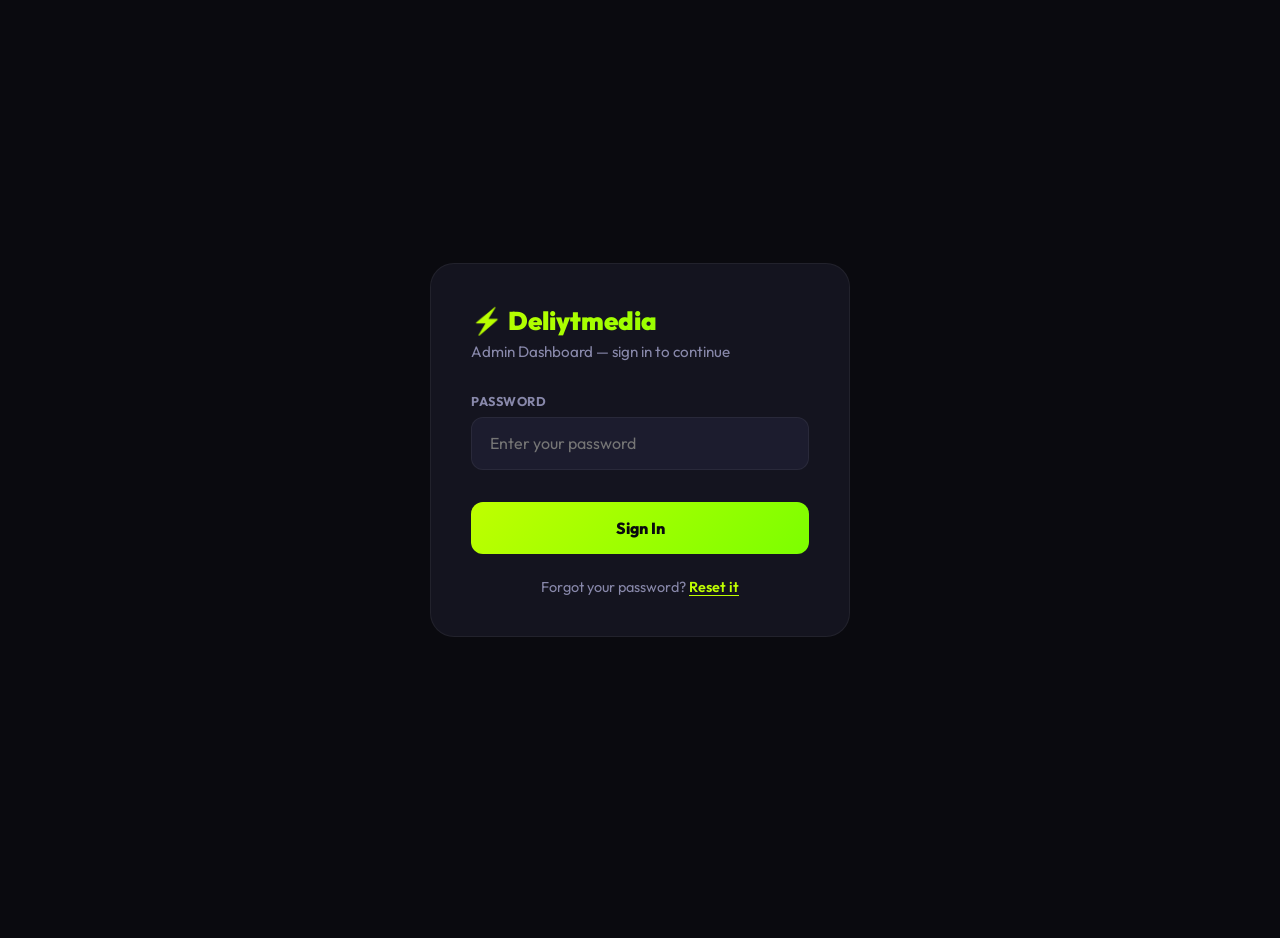
<file: DELIYT/admin-dashboard.html>
<!DOCTYPE html>
<html lang="en">
<head>
  <meta charset="UTF-8">
  <meta name="viewport" content="width=device-width, initial-scale=1.0">
  <title>Deliytmedia — Agent Dashboard</title>
  <link href="https://fonts.googleapis.com/css2?family=Outfit:wght@400;600;700;800;900&family=JetBrains+Mono:wght@400;600&display=swap" rel="stylesheet">
  <style>
    *, *::before, *::after { margin: 0; padding: 0; box-sizing: border-box; }
    :root {
      --bg:       #0a0a0f;
      --surface:  #14141f;
      --elevated: #1c1c2e;
      --border:   rgba(255,255,255,0.06);
      --text:     #ffffff;
      --muted:    #8888aa;
      --lime:     #BFFF00;
      --lime-dim: rgba(191,255,0,0.12);
      --hot:      #ff4455;
      --warm:     #ffaa00;
      --cold:     #667eea;
      --success:  #00e87a;
    }
    body {
      font-family: 'Outfit', sans-serif;
      background: var(--bg);
      color: var(--text);
      min-height: 100vh;
    }


    /* ══════════════════════════════════════════
       AUTH SCREENS
    ══════════════════════════════════════════ */
    .auth-wall {
      position: fixed; inset: 0; background: var(--bg);
      z-index: 9999; display: flex; align-items: center;
      justify-content: center; padding: 1.5rem;
    }
    .auth-wall.hidden { display: none; }

    .auth-card {
      width: 100%; max-width: 420px;
      background: var(--surface); border: 1px solid var(--border);
      border-radius: 24px; padding: 2.5rem;
      animation: authFadeIn 0.4s ease;
    }
    @keyframes authFadeIn {
      from { opacity:0; transform:translateY(20px) scale(0.97); }
      to   { opacity:1; transform:translateY(0)    scale(1);    }
    }
    .auth-logo {
      font-size: 1.6rem; font-weight: 900;
      background: linear-gradient(135deg,#BFFF00,#7CFF00);
      -webkit-background-clip:text; background-clip:text; -webkit-text-fill-color:transparent; color:transparent;
      margin-bottom: 0.3rem;
    }
    .auth-subtitle { color:var(--muted); font-size:0.95rem; margin-bottom:2rem; }
    .auth-label {
      display:block; font-size:0.8rem; font-weight:700; color:var(--muted);
      text-transform:uppercase; letter-spacing:0.5px; margin-bottom:0.5rem;
    }
    .auth-input {
      width:100%; padding:0.95rem 1.1rem; background:var(--elevated);
      border:1.5px solid var(--border); border-radius:12px;
      color:var(--text); font-family:'Outfit',sans-serif; font-size:1rem;
      margin-bottom:1.25rem; transition:border-color 0.2s; outline:none;
    }
    .auth-input:focus { border-color:var(--lime); }
    .auth-input.error { border-color:var(--hot); }
    .auth-btn {
      width:100%; padding:1rem;
      background:linear-gradient(135deg,#BFFF00,#7CFF00);
      color:#0a0a0f; border:none; border-radius:12px;
      font-family:'Outfit',sans-serif; font-size:1rem; font-weight:800;
      cursor:pointer; transition:all 0.2s; margin-top:0.25rem;
    }
    .auth-btn:hover { transform:translateY(-2px); box-shadow:0 8px 24px rgba(191,255,0,0.25); }
    .auth-btn:disabled { opacity:0.5; cursor:not-allowed; transform:none; }
    .auth-error {
      display:none; background:rgba(255,68,85,0.1);
      border:1px solid rgba(255,68,85,0.3); border-radius:10px;
      padding:0.85rem 1rem; color:var(--hot); font-size:0.9rem; margin-bottom:1.25rem;
    }
    .auth-error.show  { display:block; }
    .auth-success {
      display:none; background:rgba(0,232,122,0.1);
      border:1px solid rgba(0,232,122,0.3); border-radius:10px;
      padding:0.85rem 1rem; color:var(--success); font-size:0.9rem; margin-bottom:1.25rem;
    }
    .auth-success.show { display:block; }
    .auth-link {
      background:none; border:none; color:var(--lime);
      font-family:'Outfit',sans-serif; font-size:0.9rem; font-weight:600;
      cursor:pointer; padding:0; text-decoration:underline; text-underline-offset:3px;
    }
    .auth-footer { margin-top:1.5rem; text-align:center; color:var(--muted); font-size:0.9rem; }
    .auth-lockout {
      display:none; text-align:center; padding:1rem;
      background:rgba(255,68,85,0.05); border:1px solid rgba(255,68,85,0.2);
      border-radius:10px; margin-bottom:1.25rem; color:var(--hot); font-size:0.9rem;
    }
    .auth-lockout.show { display:block; }
    .lockout-timer { font-weight:800; font-size:1.2rem; display:block; margin-top:0.25rem; }
    .attempts-left { font-size:0.8rem; color:var(--warm); margin-top:0.5rem; text-align:center; }
    .strength-bar {
      height:4px; border-radius:2px; background:var(--elevated);
      margin-top:-0.75rem; margin-bottom:1.25rem; overflow:hidden;
    }
    .strength-fill { height:100%; border-radius:2px; transition:all 0.3s; width:0%; }
    @keyframes shake {
      0%,100%{transform:translateX(0)} 15%{transform:translateX(-8px)}
      30%{transform:translateX(8px)}   45%{transform:translateX(-6px)}
      60%{transform:translateX(6px)}   75%{transform:translateX(-4px)}
      90%{transform:translateX(4px)}
    }
    .shake { animation:shake 0.5s ease; }

    /* ── Layout ── */
    .shell { display: flex; height: 100vh; overflow: hidden; }

    /* ── Sidebar ── */
    .sidebar {
      width: 240px;
      background: var(--surface);
      border-right: 1px solid var(--border);
      display: flex;
      flex-direction: column;
      padding: 2rem 1.25rem;
      flex-shrink: 0;
    }
    .sidebar-logo {
      font-size: 1.3rem;
      font-weight: 900;
      background: linear-gradient(135deg, #BFFF00, #7CFF00);
      -webkit-background-clip: text;
      background-clip: text;
      -webkit-text-fill-color: transparent;
      color: transparent;
      margin-bottom: 2.5rem;
      display: flex;
      align-items: center;
      gap: 0.5rem;
    }
    .nav-item {
      display: flex;
      align-items: center;
      gap: 0.75rem;
      padding: 0.85rem 1rem;
      border-radius: 10px;
      cursor: pointer;
      color: var(--muted);
      font-weight: 600;
      font-size: 0.95rem;
      transition: all 0.2s;
      margin-bottom: 0.25rem;
      border: 1px solid transparent;
      background: transparent;
      width: 100%;
      text-align: left;
    }
    .nav-item:hover { color: var(--text); background: var(--elevated); }
    .nav-item.active {
      color: var(--lime);
      background: var(--lime-dim);
      border-color: rgba(191,255,0,0.2);
    }
    .nav-badge {
      margin-left: auto;
      background: var(--hot);
      color: white;
      font-size: 0.7rem;
      font-weight: 800;
      padding: 2px 7px;
      border-radius: 20px;
    }
    .sidebar-footer {
      margin-top: auto;
      padding-top: 1.5rem;
      border-top: 1px solid var(--border);
    }

    /* ── Main ── */
    .main {
      flex: 1;
      overflow-y: auto;
      padding: 2rem 2.5rem;
    }
    .main::-webkit-scrollbar { width: 6px; }
    .main::-webkit-scrollbar-thumb { background: var(--border); border-radius: 3px; }

    .page-header {
      display: flex;
      justify-content: space-between;
      align-items: center;
      margin-bottom: 2rem;
    }
    .page-title { font-size: 1.8rem; font-weight: 900; }
    .page-subtitle { color: var(--muted); margin-top: 0.25rem; font-size: 0.95rem; }

    /* ── Stats Row ── */
    .stats-row {
      display: grid;
      grid-template-columns: repeat(4, 1fr);
      gap: 1.25rem;
      margin-bottom: 2rem;
    }
    .stat-box {
      background: var(--surface);
      border: 1px solid var(--border);
      border-radius: 16px;
      padding: 1.5rem;
      transition: all 0.3s;
    }
    .stat-box:hover { border-color: var(--lime); transform: translateY(-2px); }
    .stat-box-label { font-size: 0.85rem; color: var(--muted); font-weight: 600; margin-bottom: 0.75rem; text-transform: uppercase; letter-spacing: 0.5px; }
    .stat-box-value { font-size: 2.2rem; font-weight: 900; background: linear-gradient(135deg, #BFFF00, #7CFF00); -webkit-background-clip: text; background-clip: text; -webkit-text-fill-color: transparent; color: transparent; }
    .stat-box-sub { font-size: 0.85rem; color: var(--muted); margin-top: 0.5rem; }

    /* ── Panels ── */
    .panel {
      background: var(--surface);
      border: 1px solid var(--border);
      border-radius: 16px;
      overflow: hidden;
      margin-bottom: 1.5rem;
    }
    .panel-header {
      padding: 1.25rem 1.75rem;
      border-bottom: 1px solid var(--border);
      display: flex;
      justify-content: space-between;
      align-items: center;
    }
    .panel-title { font-size: 1rem; font-weight: 800; }
    .panel-body { padding: 1.25rem 1.75rem; }

    /* ── Table ── */
    table { width: 100%; border-collapse: collapse; }
    th {
      text-align: left;
      padding: 0.75rem 1rem;
      font-size: 0.8rem;
      font-weight: 700;
      color: var(--muted);
      text-transform: uppercase;
      letter-spacing: 0.5px;
      border-bottom: 1px solid var(--border);
    }
    td {
      padding: 1rem;
      border-bottom: 1px solid var(--border);
      font-size: 0.9rem;
      vertical-align: top;
    }
    tr:last-child td { border-bottom: none; }
    tr:hover td { background: var(--elevated); }

    /* ── Badges ── */
    .badge {
      display: inline-block;
      padding: 3px 10px;
      border-radius: 20px;
      font-size: 0.75rem;
      font-weight: 700;
      text-transform: uppercase;
    }
    .badge-hot     { background: rgba(255,68,85,0.15);   color: var(--hot);     }
    .badge-warm    { background: rgba(255,170,0,0.15);   color: var(--warm);    }
    .badge-cold    { background: rgba(102,126,234,0.15); color: var(--cold);    }
    .badge-pending { background: rgba(255,170,0,0.15);   color: var(--warm);    }
    .badge-done    { background: rgba(0,232,122,0.15);   color: var(--success); }
    .badge-new     { background: var(--lime-dim);        color: var(--lime);    }

    /* ── Conversation Cards ── */
    .conv-card {
      padding: 1.25rem;
      border: 1px solid var(--border);
      border-radius: 12px;
      margin-bottom: 0.75rem;
      cursor: pointer;
      transition: all 0.2s;
    }
    .conv-card:hover { border-color: var(--lime); background: var(--elevated); }
    .conv-card-top { display: flex; justify-content: space-between; align-items: center; margin-bottom: 0.5rem; }
    .conv-id { font-family: 'JetBrains Mono', monospace; font-size: 0.8rem; color: var(--lime); }
    .conv-time { font-size: 0.8rem; color: var(--muted); }
    .conv-preview { color: var(--muted); font-size: 0.9rem; }
    .conv-meta { display: flex; gap: 0.5rem; margin-top: 0.75rem; }

    /* ── Message Thread (modal) ── */
    .modal-overlay {
      display: none;
      position: fixed;
      inset: 0;
      background: rgba(0,0,0,0.7);
      backdrop-filter: blur(4px);
      z-index: 1000;
      align-items: center;
      justify-content: center;
    }
    .modal-overlay.active { display: flex; }
    .modal {
      background: var(--surface);
      border: 1px solid var(--border);
      border-radius: 20px;
      width: 640px;
      max-height: 80vh;
      overflow: hidden;
      display: flex;
      flex-direction: column;
      animation: slideUp 0.3s ease;
    }
    @keyframes slideUp { from { opacity:0; transform:translateY(20px); } to { opacity:1; transform:translateY(0); } }
    .modal-header {
      padding: 1.5rem;
      border-bottom: 1px solid var(--border);
      display: flex;
      justify-content: space-between;
      align-items: center;
    }
    .modal-body { padding: 1.5rem; overflow-y: auto; flex: 1; }
    .modal-close {
      width: 36px;
      height: 36px;
      border-radius: 50%;
      background: var(--elevated);
      border: none;
      color: var(--text);
      font-size: 1.2rem;
      cursor: pointer;
    }
    .thread-message { margin-bottom: 1rem; }
    .thread-role { font-size: 0.8rem; font-weight: 700; margin-bottom: 0.4rem; text-transform: uppercase; }
    .thread-role.user { color: var(--lime); }
    .thread-role.assistant { color: var(--cold); }
    .thread-bubble {
      padding: 0.85rem 1.1rem;
      border-radius: 12px;
      font-size: 0.9rem;
      line-height: 1.6;
      white-space: pre-wrap;
    }
    .thread-bubble.user { background: var(--elevated); border: 1px solid var(--border); }
    .thread-bubble.assistant { background: rgba(102,126,234,0.1); border: 1px solid rgba(102,126,234,0.2); }

    /* ── State Viewer ── */
    .state-pre {
      background: var(--elevated);
      border: 1px solid var(--border);
      border-radius: 10px;
      padding: 1.25rem;
      font-family: 'JetBrains Mono', monospace;
      font-size: 0.8rem;
      color: #BFFF00;
      overflow-x: auto;
      white-space: pre;
    }

    /* ── Buttons ── */
    .btn {
      padding: 0.65rem 1.25rem;
      border-radius: 8px;
      border: none;
      font-family: 'Outfit', sans-serif;
      font-weight: 700;
      cursor: pointer;
      transition: all 0.2s;
      font-size: 0.9rem;
    }
    .btn-primary { background: var(--lime); color: #0a0a0f; }
    .btn-primary:hover { transform: translateY(-1px); box-shadow: 0 4px 15px var(--lime-dim); }
    .btn-ghost { background: transparent; color: var(--muted); border: 1px solid var(--border); }
    .btn-ghost:hover { color: var(--text); border-color: rgba(255,255,255,0.2); }
    .btn-danger { background: rgba(255,68,85,0.15); color: var(--hot); border: 1px solid rgba(255,68,85,0.3); }

    /* ── Search ── */
    .search-box {
      padding: 0.7rem 1rem;
      background: var(--elevated);
      border: 1px solid var(--border);
      border-radius: 10px;
      color: var(--text);
      font-family: 'Outfit', sans-serif;
      font-size: 0.9rem;
      min-width: 240px;
    }
    .search-box:focus { outline: none; border-color: var(--lime); }

    /* ── Loading ── */
    .loading-row td { text-align: center; padding: 3rem; color: var(--muted); }
    .spinner {
      width: 28px; height: 28px;
      border: 3px solid var(--border);
      border-top-color: var(--lime);
      border-radius: 50%;
      animation: spin 0.8s linear infinite;
      margin: 0 auto 0.75rem;
    }
    @keyframes spin { to { transform: rotate(360deg); } }

    /* ── Empty state ── */
    .empty { text-align: center; padding: 4rem 2rem; color: var(--muted); }
    .empty-icon { font-size: 3rem; opacity: 0.3; margin-bottom: 1rem; }

    /* ── Tabs ── */
    .view { display: none; }
    .view.active { display: block; }

    /* ── Responsive ── */
    @media (max-width: 1024px) {
      .sidebar { display: none; }
      .stats-row { grid-template-columns: repeat(2, 1fr); }
    }
    @media (max-width: 640px) {
      .main { padding: 1rem 0.85rem; }
      .stats-row { grid-template-columns: 1fr 1fr; gap: 0.75rem; }
      .stat-box { padding: 1rem; }
      .stat-box-value { font-size: 1.6rem; }
      .modal { width: 95vw; max-height: 90vh; }
      .panel-header { flex-wrap: wrap; gap: 0.75rem; }
      table { font-size: 0.8rem; }
      th, td { padding: 0.6rem 0.5rem; }
    }

    /* ── Mobile top bar ── */
    .mobile-topbar {
      display: none;
      position: sticky; top: 0; z-index: 200;
      background: var(--surface);
      border-bottom: 1px solid var(--border);
      padding: 0.85rem 1rem;
      align-items: center;
      justify-content: space-between;
    }
    @media (max-width: 1024px) { .mobile-topbar { display: flex; } }
    .mobile-logo {
      font-size: 1.1rem; font-weight: 900;
      background: linear-gradient(135deg,#BFFF00,#7CFF00);
      -webkit-background-clip:text; background-clip:text;
      -webkit-text-fill-color:transparent; color:transparent;
    }
    .mobile-topbar-right { display: flex; align-items: center; gap: 0.75rem; }
    .hamburger {
      background: var(--elevated); border: 1px solid var(--border);
      border-radius: 8px; padding: 7px 10px; cursor: pointer;
      color: var(--text); font-size: 1.1rem; line-height: 1;
    }
    .bell-btn {
      position: relative;
      background: var(--elevated); border: 1px solid var(--border);
      border-radius: 8px; padding: 7px 10px; cursor: pointer;
      color: var(--text); font-size: 1.1rem; line-height: 1;
    }
    .bell-badge {
      position: absolute; top: -5px; right: -5px;
      background: var(--hot); color: #fff;
      font-size: 0.65rem; font-weight: 800;
      padding: 2px 5px; border-radius: 10px;
      display: none;
    }
    .bell-badge.show { display: block; }

    /* ── Mobile slide-in nav ── */
    .mobile-nav-overlay {
      display: none; position: fixed; inset: 0;
      background: rgba(0,0,0,0.6); z-index: 500;
      backdrop-filter: blur(3px);
    }
    .mobile-nav-overlay.open { display: block; }
    .mobile-nav {
      position: fixed; top: 0; left: -280px; bottom: 0;
      width: 260px; background: var(--surface);
      border-right: 1px solid var(--border);
      z-index: 600; transition: left 0.3s ease;
      padding: 1.5rem 1rem; overflow-y: auto;
      display: flex; flex-direction: column;
    }
    .mobile-nav.open { left: 0; }
    .mobile-nav-logo {
      font-size: 1.2rem; font-weight: 900;
      background: linear-gradient(135deg,#BFFF00,#7CFF00);
      -webkit-background-clip:text; background-clip:text;
      -webkit-text-fill-color:transparent; color:transparent;
      margin-bottom: 1.5rem; padding-bottom: 1rem;
      border-bottom: 1px solid var(--border);
    }
    .mobile-nav-footer { margin-top: auto; padding-top: 1rem; border-top: 1px solid var(--border); }

    /* ── Desktop bell in sidebar ── */
    .sidebar-bell {
      position: relative; display: inline-flex;
      align-items: center; gap: 0.5rem;
    }
    .sidebar-bell-badge {
      background: var(--hot); color: #fff;
      font-size: 0.7rem; font-weight: 800;
      padding: 2px 7px; border-radius: 20px;
      display: none;
    }
    .sidebar-bell-badge.show { display: inline-block; }

    /* ── Toggle switch ── */
    .toggle-wrap { display: flex; align-items: center; gap: 0.6rem; }
    .toggle { position: relative; width: 42px; height: 24px; cursor: pointer; }
    .toggle input { opacity: 0; width: 0; height: 0; }
    .toggle-slider {
      position: absolute; inset: 0;
      background: var(--elevated); border: 1.5px solid var(--border);
      border-radius: 24px; transition: all 0.25s;
    }
    .toggle-slider::before {
      content: ''; position: absolute;
      width: 16px; height: 16px; border-radius: 50%;
      background: var(--muted);
      left: 3px; top: 50%; transform: translateY(-50%);
      transition: all 0.25s;
    }
    .toggle input:checked + .toggle-slider { background: rgba(191,255,0,0.2); border-color: var(--lime); }
    .toggle input:checked + .toggle-slider::before { background: var(--lime); left: 20px; }
    .toggle-label { font-size: 0.85rem; font-weight: 700; color: var(--muted); }
    .toggle input:checked ~ .toggle-label-el { color: var(--lime); }

    /* ── Settings form ── */
    .setting-label {
      display:block;font-size:0.8rem;font-weight:700;color:var(--muted);
      text-transform:uppercase;letter-spacing:0.5px;margin-bottom:6px
    }
    .setting-hint { font-size:0.8rem;color:var(--muted);margin-top:5px;line-height:1.5 }
    select.search-box {
      appearance:none;-webkit-appearance:none;
      background-image:url("data:image/svg+xml,%3Csvg xmlns='http://www.w3.org/2000/svg' width='12' height='8' viewBox='0 0 12 8'%3E%3Cpath fill='%238888aa' d='M6 8L0 0h12z'/%3E%3C/svg%3E");
      background-repeat:no-repeat;background-position:right 14px center;padding-right:36px
    }
    /* ── Connection status cards ── */
    .conn-card {
      background:var(--elevated);border:1px solid var(--border);border-radius:12px;
      padding:14px;text-align:center;transition:border-color .2s
    }
    .conn-card.ok  { border-color:rgba(0,232,122,0.4);background:rgba(0,232,122,0.06) }
    .conn-card.err { border-color:rgba(255,68,85,0.4);background:rgba(255,68,85,0.06) }
    .conn-card.loading { border-color:rgba(191,255,0,0.2) }
    .conn-card-icon  { font-size:1.4rem;margin-bottom:6px }
    .conn-card-label { font-size:0.72rem;font-weight:700;color:var(--muted);text-transform:uppercase;letter-spacing:0.5px;margin-bottom:4px }
    .conn-card-status{ font-size:0.82rem;font-weight:700;color:var(--muted) }
    .conn-card.ok  .conn-card-status { color:#00e87a }
    .conn-card.err .conn-card-status { color:var(--hot) }

    /* ── Chat interface ── */
    .conv-item { display:flex;align-items:center;gap:10px;padding:12px 16px;
      cursor:pointer;border-bottom:1px solid var(--border);transition:background .15s;position:relative }
    .conv-item:hover { background:var(--elevated) }
    .conv-item.active { background:rgba(191,255,0,0.06);border-left:3px solid var(--lime) }
    .conv-item.human-mode { border-left:3px solid #ffa500 }
    .conv-avatar { width:42px;height:42px;border-radius:50%;background:linear-gradient(135deg,#2a2a3e,#1c1c2e);
      display:flex;align-items:center;justify-content:center;font-weight:900;
      color:var(--lime);font-size:1rem;flex-shrink:0;border:1.5px solid var(--border) }
    .conv-avatar.wa { border-color:#25D366;background:rgba(37,211,102,0.1) }
    .conv-info { flex:1;min-width:0 }
    .conv-name { font-weight:700;font-size:0.88rem;color:var(--text);
      white-space:nowrap;overflow:hidden;text-overflow:ellipsis }
    .conv-preview-text { font-size:0.77rem;color:var(--muted);
      white-space:nowrap;overflow:hidden;text-overflow:ellipsis;margin-top:2px }
    .conv-right { display:flex;flex-direction:column;align-items:flex-end;gap:4px;flex-shrink:0 }
    .conv-time { font-size:0.7rem;color:var(--muted) }
    .conv-unread { background:var(--lime);color:#0a0a0f;border-radius:50%;
      width:18px;height:18px;display:flex;align-items:center;justify-content:center;
      font-size:0.65rem;font-weight:900 }
    .filter-tab { background:var(--elevated);border:1px solid var(--border);border-radius:20px;
      padding:4px 10px;font-size:0.75rem;font-weight:700;color:var(--muted);cursor:pointer;transition:all .15s }
    .filter-tab.active { background:rgba(191,255,0,0.12);border-color:var(--lime);color:var(--lime) }

    /* ── Thread messages ── */
    .msg-row { display:flex;gap:8px;max-width:80%;margin-bottom:2px }
    .msg-row.user { align-self:flex-end;flex-direction:row-reverse }
    .msg-row.assistant { align-self:flex-start }
    .msg-row.admin { align-self:flex-end;flex-direction:row-reverse }
    .msg-bubble { padding:9px 13px;border-radius:14px;font-size:0.87rem;line-height:1.5;
      word-break:break-word;white-space:pre-wrap }
    .msg-bubble.user { background:rgba(191,255,0,0.15);color:var(--text);border-radius:14px 14px 4px 14px }
    .msg-bubble.assistant { background:var(--elevated);color:var(--text);border-radius:14px 14px 14px 4px }
    .msg-bubble.admin { background:rgba(37,211,102,0.15);color:#25D366;border-radius:14px 14px 4px 14px }
    .msg-time { font-size:0.67rem;color:var(--muted);margin-top:3px;
      white-space:nowrap;align-self:flex-end }
    .msg-sender-label { font-size:0.7rem;color:var(--muted);margin-bottom:2px;padding:0 4px }

    /* ── Quick templates ── */
    .qr-template { background:var(--elevated);border:1px solid var(--border);border-radius:8px;
      padding:4px 10px;font-size:0.75rem;color:var(--muted);cursor:pointer;transition:all .15s;
      white-space:nowrap }
    .qr-template:hover { border-color:var(--lime);color:var(--lime) }

    @media (max-width:768px) {
      #convList { width:100%;min-width:unset;display:none }
      #convList.mobile-show { display:flex }
      #chatPane { width:100% }
    }
  </style>
</head>
<body>


<!-- ══ LOGIN WALL ══════════════════════════════════════════════════════════ -->
<div class="auth-wall" id="authWall">

  <!-- SIGN IN CARD -->
  <div class="auth-card" id="cardSignIn">
    <div class="auth-logo">⚡ Deliytmedia</div>
    <div class="auth-subtitle">Admin Dashboard — sign in to continue</div>

    <div class="auth-lockout" id="lockoutMsg">
      Too many failed attempts.
      <span class="lockout-timer" id="lockoutTimer">30s</span>
    </div>

    <div class="auth-error" id="signInError">Incorrect password. Please try again.</div>

    <label class="auth-label" for="signInPwd">Password</label>
    <input class="auth-input" type="password" id="signInPwd"
           placeholder="Enter your password"
           onkeypress="if(event.key==='Enter') doSignIn()">

    <div class="attempts-left" id="attemptsLeft"></div>

    <button class="auth-btn" id="signInBtn" onclick="doSignIn()">Sign In</button>

    <div class="auth-footer">
      Forgot your password? <button class="auth-link" onclick="showReset()">Reset it</button>
    </div>
  </div>

  <!-- RESET PASSWORD CARD -->
  <div class="auth-card" id="cardReset" style="display:none">
    <div class="auth-logo">⚡ Deliytmedia</div>
    <div class="auth-subtitle">Set a new password</div>

    <div class="auth-error"    id="resetError"></div>
    <div class="auth-success"  id="resetSuccess">Password updated! You can now sign in.</div>

    <label class="auth-label" for="resetCurrent">Current Password</label>
    <input class="auth-input" type="password" id="resetCurrent" placeholder="Your current password">

    <label class="auth-label" for="resetNew">New Password</label>
    <input class="auth-input" type="password" id="resetNew"
           placeholder="Min 8 characters" oninput="checkStrength(this.value)">
    <div class="strength-bar"><div class="strength-fill" id="strengthFill"></div></div>

    <label class="auth-label" for="resetConfirm">Confirm New Password</label>
    <input class="auth-input" type="password" id="resetConfirm" placeholder="Repeat new password"
           onkeypress="if(event.key==='Enter') doReset()">

    <button class="auth-btn" onclick="doReset()">Update Password</button>

    <div class="auth-footer">
      <button class="auth-link" onclick="showSignIn()">← Back to Sign In</button>
    </div>
  </div>

</div>
<!-- ══ END AUTH WALL ═══════════════════════════════════════════════════════ -->

<!-- ══ AI STATUS BANNER ════════════════════════════════════════════════════ -->
<div id="aiStatusBanner" style="display:none;position:sticky;top:56px;z-index:150;
  background:rgba(255,165,0,0.12);border-bottom:1px solid rgba(255,165,0,0.3);
  padding:8px 20px;display:flex;align-items:center;gap:10px;font-size:0.83rem">
  <span style="font-size:1rem">⚠️</span>
  <span id="aiStatusText" style="color:#ffa500;font-weight:600;flex:1"></span>
  <span style="color:#8888aa;font-size:0.75rem" id="aiStatusTime"></span>
  <button onclick="document.getElementById('aiStatusBanner').style.display='none'"
    style="background:none;border:none;color:#8888aa;cursor:pointer;font-size:1.1rem;padding:0 4px">×</button>
</div>
<div class="mobile-topbar">
  <div class="mobile-logo">⚡ Deliytmedia</div>
  <div class="mobile-topbar-right">
    <button class="bell-btn" onclick="toggleNotifications()" title="Notifications">
      🔔 <span class="bell-badge" id="mobileBellBadge">0</span>
    </button>
    <button class="hamburger" onclick="openMobileNav()">☰</button>
  </div>
</div>

<!-- ══ MOBILE NAV OVERLAY ══════════════════════════════════════════════════ -->
<div class="mobile-nav-overlay" id="mobileNavOverlay" onclick="closeMobileNav()"></div>
<div class="mobile-nav" id="mobileNav">
  <div class="mobile-nav-logo">⚡ Deliytmedia</div>
  <button class="nav-item" onclick="mobileNav('overview')">📊 Overview</button>
  <button class="nav-item" onclick="mobileNav('conversations')">💬 Conversations</button>
  <button class="nav-item" onclick="mobileNav('leads')">🔥 Leads</button>
  <button class="nav-item" onclick="mobileNav('appointments')">📅 Appointments</button>
  <button class="nav-item" onclick="mobileNav('escalations')">⚠️ Escalations</button>
  <button class="nav-item" onclick="mobileNav('knowledge')">🧠 Knowledge Base</button>
  <button class="nav-item" onclick="mobileNav('calendar')">📆 Availability</button>
  <button class="nav-item" onclick="mobileNav('prompts')">🎯 Ad Prompts</button>
  <button class="nav-item" onclick="mobileNav('settings')">⚙️ Settings</button>
  <div class="mobile-nav-footer">
    <button class="nav-item" onclick="refreshAll();closeMobileNav()">🔄 Refresh</button>
    <button class="nav-item" style="color:#ff4455;margin-top:0.5rem" onclick="signOut()">🚪 Sign Out</button>
  </div>
</div>

<!-- ══ NOTIFICATIONS PANEL ═════════════════════════════════════════════════ -->
<div class="modal-overlay" id="notifOverlay">
  <div class="modal" style="width:480px;max-width:95vw">
    <div class="modal-header">
      <div style="font-weight:800;font-size:1.1rem">🔔 Notifications</div>
      <button class="modal-close" onclick="closeNotifications()">×</button>
    </div>
    <div class="modal-body" id="notifList">
      <div class="empty"><div class="empty-icon">🔔</div>No new notifications.</div>
    </div>
  </div>
</div>

<div class="shell">

  <!-- Sidebar -->
  <aside class="sidebar">
    <div class="sidebar-logo">⚡ Deliytmedia</div>
    <button class="nav-item active" onclick="showView('overview')">📊 Overview</button>
    <button class="nav-item" onclick="showView('conversations')">💬 Conversations</button>
    <button class="nav-item" onclick="showView('leads')">🔥 Leads</button>
    <button class="nav-item" onclick="showView('appointments')">📅 Appointments</button>
    <button class="nav-item" onclick="showView('escalations')">⚠️ Escalations <span class="nav-badge" id="escBadge" style="display:none">0</span></button>
    <button class="nav-item" onclick="showView('knowledge')">🧠 Knowledge Base</button>
    <button class="nav-item" onclick="showView('calendar')">📆 Availability</button>
    <button class="nav-item" onclick="showView('prompts')">🎯 Ad Prompts</button>
    <button class="nav-item" onclick="showView('settings')">⚙️ Settings</button>
    <div class="sidebar-footer">
      <button class="nav-item" onclick="toggleNotifications()">
        🔔 Notifications
        <span class="nav-badge sidebar-bell-badge" id="sidebarBellBadge">0</span>
      </button>
      <button class="nav-item" onclick="refreshAll()">🔄 Refresh</button>
      <button class="nav-item" style="color:#ff4455;margin-top:0.5rem" onclick="signOut()">🚪 Sign Out</button>
    </div>
  </aside>

  <!-- Main -->
  <main class="main">

    <!-- ── Overview ── -->
    <div class="view active" id="view-overview">
      <div class="page-header">
        <div>
          <div class="page-title">Agent Dashboard</div>
          <div class="page-subtitle">Live overview of chatbot activity</div>
        </div>
        <button class="btn btn-primary" onclick="refreshAll()">↻ Refresh</button>
      </div>

      <div class="stats-row" id="statsRow">
        <div class="stat-box">
          <div class="stat-box-label">Total Conversations</div>
          <div class="stat-box-value" id="st-convs">—</div>
          <div class="stat-box-sub">All time</div>
        </div>
        <div class="stat-box">
          <div class="stat-box-label">Hot Leads</div>
          <div class="stat-box-value" id="st-hot">—</div>
          <div class="stat-box-sub">Need follow-up</div>
        </div>
        <div class="stat-box">
          <div class="stat-box-label">Appointments</div>
          <div class="stat-box-value" id="st-apts">—</div>
          <div class="stat-box-sub">Pending confirmation</div>
        </div>
        <div class="stat-box">
          <div class="stat-box-label">Escalations</div>
          <div class="stat-box-value" id="st-escs">—</div>
          <div class="stat-box-sub">Awaiting response</div>
        </div>
      </div>

      <!-- Recent Conversations -->
      <div class="panel">
        <div class="panel-header">
          <div class="panel-title">Recent Conversations</div>
          <button class="btn btn-ghost" onclick="showView('conversations')">View all →</button>
        </div>
        <div class="panel-body">
          <div id="recentConvs">
            <div class="empty"><div class="empty-icon">💬</div>Loading conversations...</div>
          </div>
        </div>
      </div>

      <!-- Hot Leads Table -->
      <div class="panel">
        <div class="panel-header">
          <div class="panel-title">🔥 Hot Leads</div>
          <button class="btn btn-ghost" onclick="showView('leads')">View all →</button>
        </div>
        <div class="panel-body" style="padding:0">
          <table>
            <thead><tr>
              <th>Name</th><th>Email</th><th>Service</th><th>Score</th><th>Priority</th>
            </tr></thead>
            <tbody id="hotLeadsTable">
              <tr class="loading-row"><td colspan="5"><div class="spinner"></div>Loading...</td></tr>
            </tbody>
          </table>
        </div>
      </div>
    </div>

    <!-- ── Conversations ── -->
    <!-- ══ Conversations — WhatsApp-style split pane ══════════════════════ -->
    <div class="view" id="view-conversations" style="padding:0;height:calc(100vh - 60px);overflow:hidden">
      <div style="display:flex;height:100%;overflow:hidden">

        <!-- ── Left: conversation list ─────────────────────────────────── -->
        <div id="convList" style="width:320px;min-width:280px;border-right:1px solid var(--border);
          display:flex;flex-direction:column;background:var(--surface);overflow:hidden;flex-shrink:0">

          <!-- Header -->
          <div style="padding:16px;border-bottom:1px solid var(--border);flex-shrink:0">
            <div style="font-weight:900;font-size:1.05rem;color:var(--text);margin-bottom:10px">
              💬 Conversations
              <span id="convCount" style="font-size:0.75rem;color:var(--muted);font-weight:400;margin-left:6px"></span>
            </div>
            <input type="text" class="search-box" placeholder="Search name, email, service..."
              id="convSearch" oninput="filterConversations()" style="width:100%;font-size:0.85rem">
            <!-- Filter tabs -->
            <div style="display:flex;gap:6px;margin-top:8px">
              <button class="filter-tab active" onclick="setConvFilter('all',this)">All</button>
              <button class="filter-tab" onclick="setConvFilter('wa',this)">📱 WA</button>
              <button class="filter-tab" onclick="setConvFilter('hot',this)">🔥 Hot</button>
              <button class="filter-tab" onclick="setConvFilter('human',this)">👤 Human</button>
            </div>
          </div>

          <!-- Conversation list -->
          <div id="allConvs" style="flex:1;overflow-y:auto"></div>
        </div>

        <!-- ── Right: chat thread pane ──────────────────────────────────── -->
        <div id="chatPane" style="flex:1;display:flex;flex-direction:column;background:var(--bg);overflow:hidden">

          <!-- Empty state -->
          <div id="chatPaneEmpty" style="flex:1;display:flex;flex-direction:column;align-items:center;
            justify-content:center;color:var(--muted);text-align:center;padding:2rem">
            <div style="font-size:3rem;margin-bottom:1rem">💬</div>
            <div style="font-size:1rem;font-weight:700;color:var(--text)">Select a conversation</div>
            <div style="font-size:0.85rem;margin-top:6px">Click a contact on the left to open the chat</div>
          </div>

          <!-- Active chat -->
          <div id="chatPaneActive" style="display:none;flex-direction:column;height:100%">

            <!-- Chat header -->
            <div id="chatHeader" style="padding:12px 20px;border-bottom:1px solid var(--border);
              background:var(--surface);display:flex;align-items:center;gap:12px;flex-shrink:0">
              <div id="chatAvatar" style="width:40px;height:40px;border-radius:50%;
                background:linear-gradient(135deg,#BFFF00,#7CFF00);display:flex;
                align-items:center;justify-content:center;font-weight:900;color:#0a0a0f;
                font-size:1rem;flex-shrink:0">?</div>
              <div style="flex:1;min-width:0">
                <div id="chatName" style="font-weight:800;font-size:0.95rem;color:var(--text)">—</div>
                <div id="chatMeta" style="font-size:0.75rem;color:var(--muted);white-space:nowrap;overflow:hidden;text-overflow:ellipsis">—</div>
              </div>
              <!-- Mode badge + controls -->
              <div style="display:flex;align-items:center;gap:8px;flex-shrink:0">
                <span id="aiModeBadge" style="font-size:0.72rem;font-weight:700;padding:3px 10px;
                  border-radius:20px;background:rgba(191,255,0,0.12);color:#BFFF00;border:1px solid rgba(191,255,0,0.3)">
                  🤖 AI
                </span>
                <button id="takeoverBtn" onclick="toggleHumanMode()"
                  style="font-size:0.78rem;font-weight:700;padding:5px 12px;border-radius:8px;cursor:pointer;
                  background:rgba(255,165,0,0.1);color:#ffa500;border:1px solid rgba(255,165,0,0.3)">
                  👤 Take Over
                </button>
                <button onclick="sendBookingViaWA()" title="Send booking confirmation via WhatsApp"
                  style="font-size:0.78rem;font-weight:700;padding:5px 12px;border-radius:8px;cursor:pointer;
                  background:rgba(37,211,102,0.1);color:#25D366;border:1px solid rgba(37,211,102,0.3)">
                  📤 Send Booking WA
                </button>
                <button onclick="refreshThread()" title="Refresh"
                  style="background:none;border:none;cursor:pointer;color:var(--muted);font-size:1.1rem;padding:4px">↻</button>
              </div>
            </div>

            <!-- Lead info bar -->
            <div id="leadInfoBar" style="padding:8px 20px;background:var(--elevated);
              border-bottom:1px solid var(--border);display:flex;gap:16px;flex-wrap:wrap;flex-shrink:0">
            </div>

            <!-- Messages -->
            <div id="threadMessages" style="flex:1;overflow-y:auto;padding:16px 20px;display:flex;flex-direction:column;gap:8px">
              <div class="empty"><div class="empty-icon">💬</div>Loading messages...</div>
            </div>

            <!-- Typing indicator -->
            <div id="adminTyping" style="display:none;padding:4px 20px 0;font-size:0.78rem;color:var(--muted)">
              Agent is typing...
            </div>

            <!-- Reply bar (shown in human mode) -->
            <div id="replyBar" style="display:none;padding:12px 16px;border-top:1px solid var(--border);
              background:var(--surface);flex-shrink:0">
              <div style="display:flex;gap:8px;align-items:flex-end">
                <textarea id="adminReplyInput" placeholder="Type a WhatsApp message..."
                  rows="2" style="flex:1;background:var(--elevated);border:1.5px solid var(--border);
                  border-radius:12px;color:var(--text);font-family:Outfit,sans-serif;
                  font-size:0.9rem;padding:10px 14px;outline:none;resize:none;line-height:1.5"
                  onfocus="this.style.borderColor='var(--lime)'"
                  onblur="this.style.borderColor='var(--border)'"
                  onkeydown="handleReplyKey(event)"></textarea>
                <div style="display:flex;flex-direction:column;gap:6px">
                  <button onclick="sendAdminReply()"
                    style="background:var(--lime);color:#0a0a0f;border:none;border-radius:10px;
                    padding:10px 16px;font-weight:900;cursor:pointer;font-size:0.9rem;white-space:nowrap">
                    Send ↑
                  </button>
                  <button onclick="sendQuickTemplate('booking')"
                    style="background:rgba(37,211,102,0.1);color:#25D366;border:1px solid rgba(37,211,102,0.3);
                    border-radius:10px;padding:6px 10px;font-weight:700;cursor:pointer;font-size:0.75rem;white-space:nowrap">
                    📅 Booking
                  </button>
                </div>
              </div>
              <!-- Quick reply templates -->
              <div style="display:flex;gap:6px;margin-top:8px;flex-wrap:wrap">
                <button class="qr-template" onclick="insertTemplate('Hi {name}! Following up on your enquiry about {service}. Are you still interested?')">Follow up</button>
                <button class="qr-template" onclick="insertTemplate('Our team is ready to get started on your project. When is a good time to call?')">Ready to start</button>
                <button class="qr-template" onclick="insertTemplate('Your strategy call is confirmed for {date}. Here is the meeting link: {meet}')">Call confirmed</button>
                <button class="qr-template" onclick="insertTemplate('Thank you for your interest in Deliytmedia. Let me know if you have any questions.')">General</button>
              </div>
            </div>

          </div><!-- /chatPaneActive -->
        </div><!-- /chatPane -->
      </div>
    </div>

    <!-- ── Leads ── -->
    <div class="view" id="view-leads">
      <div class="page-header">
        <div><div class="page-title">Leads</div><div class="page-subtitle">All qualified leads from chatbot</div></div>
      </div>
      <div class="panel">
        <div class="panel-body" style="padding:0">
          <table>
            <thead><tr>
              <th>Date</th><th>Name</th><th>Email</th><th>Phone</th>
              <th>Service</th><th>Pain Point</th><th>Budget</th><th>Score</th><th>Priority</th>
            </tr></thead>
            <tbody id="allLeadsTable">
              <tr class="loading-row"><td colspan="8"><div class="spinner"></div>Loading...</td></tr>
            </tbody>
          </table>
        </div>
      </div>
    </div>

    <!-- ── Appointments ── -->
    <div class="view" id="view-appointments">
      <div class="page-header">
        <div><div class="page-title">Appointments</div><div class="page-subtitle">Strategy calls booked via chatbot</div></div>
      </div>
      <div class="panel">
        <div class="panel-body" style="padding:0">
          <table>
            <thead><tr>
              <th>Date</th><th>Name</th><th>Email</th><th>Phone</th>
              <th>Service Interest</th><th>Preferred Time</th><th>Status</th>
            </tr></thead>
            <tbody id="appointmentsTable">
              <tr class="loading-row"><td colspan="7"><div class="spinner"></div>Loading...</td></tr>
            </tbody>
          </table>
        </div>
      </div>
    </div>

    <!-- ── Escalations ── -->
    <div class="view" id="view-escalations">
      <div class="page-header">
        <div><div class="page-title">Escalations</div><div class="page-subtitle">Human handoff requests</div></div>
      </div>
      <div class="panel">
        <div class="panel-body" style="padding:0">
          <table>
            <thead><tr>
              <th>Date</th><th>Name</th><th>Email</th><th>Question</th>
              <th>Priority</th><th>Status</th>
            </tr></thead>
            <tbody id="escalationsTable">
              <tr class="loading-row"><td colspan="6"><div class="spinner"></div>Loading...</td></tr>
            </tbody>
          </table>
        </div>
      </div>
    </div>

    <!-- ── Knowledge Base ── -->
    <div class="view" id="view-knowledge">
      <div class="page-header">
        <div><div class="page-title">Knowledge Base</div><div class="page-subtitle">What the agent knows — edit directly in Google Sheets</div></div>
        <button class="btn btn-primary" onclick="openSheetsKB()">✏️ Edit in Sheets</button>
      </div>
      <div class="panel">
        <div class="panel-body" style="padding:0">
          <table>
            <thead><tr>
              <th>Category</th><th>Topic</th><th>Keywords</th><th>Answer (preview)</th><th>Active</th>
            </tr></thead>
            <tbody id="kbTable">
              <tr class="loading-row"><td colspan="5"><div class="spinner"></div>Loading...</td></tr>
            </tbody>
          </table>
        </div>
      </div>
      <div class="panel" style="margin-top:1.5rem">
        <div class="panel-header"><div class="panel-title">📖 How to edit the Knowledge Base</div></div>
        <div class="panel-body" style="color: var(--muted); line-height: 1.8; font-size: 0.95rem;">
          <p>The Knowledge Base lives in your Google Sheet under the <strong style="color:var(--lime)">Knowledge_Base</strong> tab.</p>
          <br>
          <p><strong style="color:var(--text)">Columns:</strong></p>
          <ul style="margin: 0.5rem 0 1rem 1.5rem;">
            <li><strong style="color:var(--text)">category</strong> — Group (services, pricing, process, faq, trust)</li>
            <li><strong style="color:var(--text)">topic</strong> — Short name for this entry</li>
            <li><strong style="color:var(--text)">keywords</strong> — Comma-separated words that trigger this entry</li>
            <li><strong style="color:var(--text)">answer</strong> — The response the agent gives when this entry matches</li>
            <li><strong style="color:var(--text)">active</strong> — TRUE or FALSE (FALSE hides it from the agent)</li>
          </ul>
          <p>The agent searches by keyword match. The more specific your keywords, the better the match quality.</p>
        </div>
      </div>
    </div>


    <!-- ── Availability Calendar ── -->
    <div class="view" id="view-calendar">
      <div class="page-header">
        <div>
          <div class="page-title">Availability Calendar</div>
          <div class="page-subtitle">Block dates so the AI agent only offers available slots</div>
        </div>
        <button class="btn btn-primary" onclick="saveAvailability()">💾 Save Changes</button>
      </div>

      <!-- Month nav -->
      <div class="panel" style="margin-bottom:1.5rem">
        <div class="panel-header">
          <button class="btn btn-ghost" onclick="changeMonth(-1)">← Prev</button>
          <div class="panel-title" id="calMonthLabel">Month Year</div>
          <button class="btn btn-ghost" onclick="changeMonth(1)">Next →</button>
        </div>
        <div class="panel-body">
          <!-- Legend -->
          <div style="display:flex;gap:1.5rem;margin-bottom:1.25rem;font-size:0.85rem;color:var(--muted)">
            <span><span style="display:inline-block;width:12px;height:12px;background:rgba(0,232,122,0.3);border:1px solid rgba(0,232,122,0.5);border-radius:3px;margin-right:5px;vertical-align:middle"></span>Available</span>
            <span><span style="display:inline-block;width:12px;height:12px;background:rgba(255,68,85,0.3);border:1px solid rgba(255,68,85,0.5);border-radius:3px;margin-right:5px;vertical-align:middle"></span>Blocked</span>
            <span><span style="display:inline-block;width:12px;height:12px;background:rgba(255,170,0,0.3);border:1px solid rgba(255,170,0,0.5);border-radius:3px;margin-right:5px;vertical-align:middle"></span>Has Bookings</span>
            <span><span style="display:inline-block;width:12px;height:12px;background:rgba(100,100,120,0.2);border:1px solid var(--border);border-radius:3px;margin-right:5px;vertical-align:middle"></span>Weekend / Past</span>
          </div>
          <!-- Calendar grid -->
          <div id="calGrid" style="display:grid;grid-template-columns:repeat(7,1fr);gap:6px;"></div>
          <!-- Day headers -->
        </div>
      </div>

      <!-- Selected date config -->
      <div class="panel" id="dateConfigPanel" style="display:none">
        <div class="panel-header">
          <div class="panel-title" id="dateConfigTitle">Configure Date</div>
          <button class="btn btn-ghost" onclick="closeDateConfig()">✕ Close</button>
        </div>
        <div class="panel-body">
          <!-- Status buttons -->
          <div style="display:flex;gap:1rem;margin-bottom:1.5rem;flex-wrap:wrap">
            <button class="btn btn-primary" onclick="setDateStatus('available')">Mark Available</button>
            <button class="btn btn-danger"  onclick="setDateStatus('blocked')">Block This Date</button>
          </div>
          <label class="auth-label" style="margin-bottom:0.5rem;display:block">Block Reason (optional)</label>
          <input type="text" class="search-box" id="blockReason" placeholder="e.g. Public holiday, Out of office..." style="width:100%;margin-bottom:1.5rem">
          <div style="margin-bottom:1.5rem">
            <div style="font-size:0.8rem;font-weight:700;color:var(--muted);text-transform:uppercase;letter-spacing:0.5px;margin-bottom:0.75rem">Available Time Slots (WAT)</div>
            <div id="slotManager" style="display:grid;grid-template-columns:repeat(4,1fr);gap:8px"></div>
            <div style="margin-top:0.75rem;font-size:0.8rem;color:var(--muted)">Click a slot to toggle it. Green = available, Dark = blocked for this date.</div>
          </div>
          <div id="dateBookings" style="color:var(--muted);font-size:0.9rem"></div>
        </div>
      </div>

      <!-- Upcoming blocked dates list -->
      <div class="panel">
        <div class="panel-header"><div class="panel-title">Blocked Dates</div></div>
        <div class="panel-body" style="padding:0">
          <table>
            <thead><tr><th>Date</th><th>Reason</th><th>Action</th></tr></thead>
            <tbody id="blockedDatesTable">
              <tr><td colspan="3" style="text-align:center;padding:2rem;color:var(--muted)">No blocked dates.</td></tr>
            </tbody>
          </table>
        </div>
      </div>
    </div>

    <!-- ── Ad Prompts ── -->
    <div class="view" id="view-prompts">
      <div class="page-header">
        <div>
          <div class="page-title">Ad Prompts</div>
          <div class="page-subtitle">Up to 5 prompts for landing pages. Each generates a unique URL for your ads.</div>
        </div>
      </div>

      <div id="promptsGrid" style="display:grid;grid-template-columns:repeat(auto-fit,minmax(480px,1fr));gap:1.5rem">
        <!-- Rendered by JS -->
      </div>

      <div class="panel" style="margin-top:1.5rem">
        <div class="panel-header"><div class="panel-title">📖 How to use Ad Prompts</div></div>
        <div class="panel-body" style="color:var(--muted);line-height:1.8;font-size:0.9rem">
          <p>Each prompt powers a unique landing page. Share the URL in your ad campaign.</p>
          <br>
          <p><strong style="color:var(--text)">Landing Page URL format:</strong></p>
          <code style="background:var(--elevated);padding:6px 12px;border-radius:6px;font-size:0.85rem;display:inline-block;margin:0.5rem 0;color:var(--lime)">https://yoursite.netlify.app/landing.html?p=1</code>
          <br><br>
          <p><strong style="color:var(--text)">Tips for good prompts:</strong></p>
          <ul style="margin:0.5rem 0 0 1.5rem">
            <li>Start with the ad context (e.g. "Visitor came from a WhatsApp automation ad")</li>
            <li>State the goal clearly (e.g. "Book a strategy call")</li>
            <li>Keep replies short: "Max 2 sentences per reply"</li>
            <li>Add urgency: "Always move toward booking"</li>
          </ul>
        </div>
      </div>
    </div>

    <!-- ── Settings ── -->
    <!-- ══ Settings ══════════════════════════════════════════════════════════ -->
    <div class="view" id="view-settings">
      <div class="page-header">
        <div><div class="page-title">⚙️ Settings</div><div class="page-subtitle">Configure your agent, links and notifications</div></div>
        <button class="btn btn-primary" onclick="saveSettings()">💾 Save Settings</button>
      </div>

      <!-- ── Website & Branding ── -->
      <div class="panel" style="margin-bottom:1.5rem">
        <div class="panel-header"><div class="panel-title">🌐 Website & Branding</div></div>
        <div class="panel-body" style="display:flex;flex-direction:column;gap:1.25rem">
          <div>
            <label class="setting-label">Website URL</label>
            <input type="url" id="setting_website_url" class="search-box" style="width:100%" placeholder="https://deliytmedia.com">
            <div class="setting-hint">Used in cancel/reschedule links in emails and all landing page URLs.</div>
          </div>
          <div style="display:grid;grid-template-columns:1fr 1fr;gap:1rem">
            <div>
              <label class="setting-label">Business Name</label>
              <input type="text" id="setting_business_name" class="search-box" style="width:100%" placeholder="Deliytmedia Solutions">
            </div>
            <div>
              <label class="setting-label">Business Email</label>
              <input type="email" id="setting_business_email" class="search-box" style="width:100%" placeholder="hello@deliytmedia.com">
              <div class="setting-hint">Owner notification emails go here.</div>
            </div>
          </div>
          <div>
            <label class="setting-label">Business Phone / WhatsApp</label>
            <input type="tel" id="setting_business_phone" class="search-box" style="width:100%" placeholder="08100000000">
          </div>
        </div>
      </div>

      <!-- ── Backend Connection ── -->
      <div class="panel" style="margin-bottom:1.5rem">
        <div class="panel-header">
          <div class="panel-title">⚙️ Backend Connection</div>
          <div id="backendStatusDot" style="width:10px;height:10px;border-radius:50%;background:var(--muted);flex-shrink:0"></div>
        </div>
        <div class="panel-body" style="display:flex;flex-direction:column;gap:1.25rem">
          <div>
            <label class="setting-label">Apps Script URL</label>
            <input type="url" id="setting_apps_script_url" class="search-box" style="width:100%"
              placeholder="https://script.google.com/macros/s/.../exec">
            <div class="setting-hint">This is the only URL the dashboard needs. All credentials stay in your Apps Script.</div>
          </div>
          <div>
            <label class="setting-label">Google Sheets</label>
            <input type="url" id="setting_sheets_url" class="search-box" style="width:100%"
              placeholder="https://docs.google.com/spreadsheets/d/.../edit">
          </div>
          <!-- Status cards -->
          <div style="display:grid;grid-template-columns:1fr 1fr 1fr;gap:0.75rem" id="connectionStatusCards">
            <div class="conn-card" id="card_backend">
              <div class="conn-card-icon">⚙️</div>
              <div class="conn-card-label">Backend</div>
              <div class="conn-card-status" id="status_backend">—</div>
            </div>
            <div class="conn-card" id="card_gemini">
              <div class="conn-card-icon">🤖</div>
              <div class="conn-card-label">Gemini AI</div>
              <div class="conn-card-status" id="status_gemini">—</div>
            </div>
            <div class="conn-card" id="card_sheets">
              <div class="conn-card-icon">📊</div>
              <div class="conn-card-label">Sheets</div>
              <div class="conn-card-status" id="status_sheets">—</div>
            </div>
          </div>
          <div style="display:flex;gap:0.75rem;align-items:center;flex-wrap:wrap">
            <button class="btn btn-primary" onclick="runFullConnectionTest()" id="testAllBtn">
              🔌 Test All Connections
            </button>
            <a id="sheetsLink" href="#" target="_blank" class="btn btn-ghost" style="text-decoration:none">📊 Open Sheets</a>
          </div>
        </div>
      </div>

      <!-- ── WhatsApp ── -->
      <div class="panel" style="margin-bottom:1.5rem">
        <div class="panel-header">
          <div class="panel-title">💬 WhatsApp Business API</div>
          <div id="waStatusDot" style="width:10px;height:10px;border-radius:50%;background:var(--muted);flex-shrink:0"></div>
        </div>
        <div class="panel-body" style="display:flex;flex-direction:column;gap:1.25rem">
          <!-- Info box — credentials stay in Apps Script -->
          <div style="background:var(--elevated);border:1px solid rgba(191,255,0,0.15);border-radius:12px;padding:14px 16px">
            <div style="font-size:0.85rem;font-weight:700;color:var(--lime);margin-bottom:6px">🔒 Credentials stored securely in Apps Script</div>
            <div style="font-size:0.82rem;color:var(--muted);line-height:1.6">
              Your WhatsApp <code style="color:var(--text);background:rgba(255,255,255,0.06);padding:1px 5px;border-radius:4px">ACCESS_TOKEN</code> and
              <code style="color:var(--text);background:rgba(255,255,255,0.06);padding:1px 5px;border-radius:4px">PHONE_NUMBER_ID</code>
              live in <strong style="color:var(--text)">WHATSAPP_CONFIG</strong> in your Apps Script — never in the browser.
            </div>
          </div>
          <!-- Status card -->
          <div id="waStatusCard" style="display:grid;grid-template-columns:1fr 1fr;gap:0.75rem">
            <div class="conn-card" id="card_wa">
              <div class="conn-card-icon">📱</div>
              <div class="conn-card-label">WhatsApp API</div>
              <div class="conn-card-status" id="status_wa">—</div>
            </div>
            <div class="conn-card" id="card_wa_number">
              <div class="conn-card-icon">📞</div>
              <div class="conn-card-label">Phone Number</div>
              <div class="conn-card-status" id="status_wa_number">—</div>
            </div>
          </div>
          <!-- Webhook URL -->
          <div>
            <label class="setting-label">Webhook URL (paste this into Meta)</label>
            <div style="display:flex;gap:8px;align-items:center">
              <div id="settingWebhookUrl" style="flex:1;background:var(--elevated);border:1px solid var(--border);
                border-radius:8px;padding:9px 12px;font-size:0.8rem;color:var(--lime);
                font-family:monospace;overflow:hidden;text-overflow:ellipsis;white-space:nowrap">
                Set your Apps Script URL above first
              </div>
              <button class="btn btn-ghost" style="flex-shrink:0;font-size:0.8rem" onclick="copyWebhookUrl()">📋</button>
            </div>
          </div>
          <div style="display:flex;gap:0.75rem;flex-wrap:wrap">
            <button class="btn btn-primary" onclick="testWhatsAppConnection()" id="testWaBtn">
              📱 Test WhatsApp
            </button>
            <button class="btn btn-ghost" onclick="sendTestWhatsAppMessage()">
              💬 Send Test Message
            </button>
          </div>
          <div id="waTestResult" style="font-size:0.85rem;color:var(--muted)"></div>
        </div>
      </div>

      <!-- ── Notifications ── -->
      <div class="panel" style="margin-bottom:1.5rem">
        <div class="panel-header"><div class="panel-title">🔔 Notifications</div></div>
        <div class="panel-body" style="display:flex;flex-direction:column;gap:1.25rem">
          <div>
            <label class="setting-label">Push Notification Topic (ntfy.sh)</label>
            <input type="text" id="setting_ntfy_topic" class="search-box" style="width:100%" placeholder="deliytmedia-alerts-abc123">
            <div class="setting-hint">
              Install the <strong style="color:var(--lime)">ntfy</strong> app → subscribe to this topic → get instant phone alerts.
              <a href="https://ntfy.sh" target="_blank" style="color:var(--lime)">ntfy.sh →</a>
            </div>
          </div>
          <div style="display:flex;gap:0.75rem;flex-wrap:wrap">
            <button class="btn btn-ghost" onclick="requestPushPermission()">🔔 Enable Browser Notifications</button>
            <button class="btn btn-ghost" onclick="testPushNotification()">📤 Send Test Push</button>
          </div>
        </div>
      </div>

      <!-- ── Security ── -->
      <div class="panel" style="margin-bottom:1.5rem">
        <div class="panel-header"><div class="panel-title">🔒 Security</div></div>
        <div class="panel-body" style="display:flex;flex-direction:column;gap:1.25rem">
          <div>
            <label class="setting-label">Change Admin Password</label>
            <input type="password" id="setting_new_password" class="search-box" style="width:100%" placeholder="New password">
          </div>
          <div>
            <label class="setting-label">Confirm New Password</label>
            <input type="password" id="setting_confirm_password" class="search-box" style="width:100%" placeholder="Confirm new password">
          </div>
          <button class="btn btn-ghost" onclick="changeAdminPassword()">🔒 Update Password</button>
          <div id="passwordResult" style="font-size:0.85rem;color:var(--muted)"></div>
        </div>
      </div>

      <!-- ── Landing Page URLs ── -->
      <div class="panel">
        <div class="panel-header">
          <div class="panel-title">🔗 Landing Page Ad URLs</div>
          <button class="btn btn-ghost" style="font-size:0.82rem" onclick="renderSettingsLandingUrls()">↻ Refresh</button>
        </div>
        <div class="panel-body">
          <div style="font-size:0.85rem;color:var(--muted);margin-bottom:1rem">Share these links in your ad campaigns. Each uses a different AI prompt tuned for that ad.</div>
          <div id="settingsLandingUrls"></div>
        </div>
      </div>

    </div>

  </main>
</div>

<script>
  // ── CONFIG ────────────────────────────────────────────────────────────────
  const DASH_CONFIG = {
    get appsScriptUrl() { return localStorage.getItem('dm_apps_script_url') || 'YOUR_APPS_SCRIPT_WEB_APP_URL_HERE'; },
    get sheetsUrl()     { return localStorage.getItem('dm_sheets_url')      || 'https://docs.google.com/spreadsheets/d/YOUR_SPREADSHEET_ID_HERE/edit'; },
    get websiteUrl()    { return localStorage.getItem('dm_website_url')     || 'https://deliytmedia.com'; }
  };

  let allConversationsData = [];
  let allLeadsData = [];
  let currentView = 'overview';
  let notifications = JSON.parse(localStorage.getItem('dm_notifications') || '[]');

  // ── MOBILE NAV ────────────────────────────────────────────────────────────
  function openMobileNav()  {
    document.getElementById('mobileNav').classList.add('open');
    document.getElementById('mobileNavOverlay').classList.add('open');
  }
  function closeMobileNav() {
    document.getElementById('mobileNav').classList.remove('open');
    document.getElementById('mobileNavOverlay').classList.remove('open');
  }
  function mobileNav(view) { closeMobileNav(); showView(view); }

  // ── NOTIFICATIONS ─────────────────────────────────────────────────────────
  function addNotification(type, title, body) {
    const n = { id: Date.now(), type, title, body, read: false, time: new Date().toISOString() };
    notifications.unshift(n);
    if (notifications.length > 50) notifications = notifications.slice(0, 50);
    localStorage.setItem('dm_notifications', JSON.stringify(notifications));
    updateBellBadge();
  }

  function updateBellBadge() {
    const unread = notifications.filter(n => !n.read).length;
    const show   = unread > 0;
    const badge  = document.getElementById('sidebarBellBadge');
    const mbadge = document.getElementById('mobileBellBadge');
    if (badge)  { badge.textContent  = unread; badge.classList.toggle('show', show); }
    if (mbadge) { mbadge.textContent = unread; mbadge.classList.toggle('show', show); }
  }

  function toggleNotifications() {
    document.getElementById('notifOverlay').classList.toggle('active');
    renderNotifications();
    // Mark all read
    notifications.forEach(n => n.read = true);
    localStorage.setItem('dm_notifications', JSON.stringify(notifications));
    setTimeout(updateBellBadge, 300);
  }
  function closeNotifications() { document.getElementById('notifOverlay').classList.remove('active'); }

  function renderNotifications() {
    const el = document.getElementById('notifList');
    if (!notifications.length) {
      el.innerHTML = '<div class="empty"><div class="empty-icon">🔔</div>No notifications yet.</div>';
      return;
    }
    el.innerHTML = notifications.slice(0, 20).map(n => `
      <div style="padding:1rem;border-bottom:1px solid var(--border);${!n.read?'background:var(--elevated)':''}">
        <div style="display:flex;justify-content:space-between;margin-bottom:4px">
          <strong style="color:${n.type==='hot'?'var(--hot)':n.type==='booking'?'var(--lime)':'var(--text)'}">${n.title}</strong>
          <span style="font-size:0.75rem;color:var(--muted)">${formatTime(n.time)}</span>
        </div>
        <div style="font-size:0.85rem;color:var(--muted)">${n.body}</div>
      </div>`).join('');
  }

  // ── VIEW SWITCHER ──────────────────────────────────────────────────────────
  function showView(name) {
    document.querySelectorAll('.view').forEach(v => v.classList.remove('active'));
    document.getElementById('view-' + name).classList.add('active');
    document.querySelectorAll('.nav-item').forEach(n => n.classList.remove('active'));
    event?.target?.classList.add('active');
    currentView = name;
    loadViewData(name);
  }

  // ── LOAD DATA FOR EACH VIEW ───────────────────────────────────────────────
  async function loadViewData(view) {
    switch(view) {
      case 'overview':      await loadOverview();      break;
      case 'conversations': await loadConversations(); break;
      case 'leads':         await loadLeads();         break;
      case 'appointments':  await loadAppointments();  break;
      case 'escalations':   await loadEscalations();   break;
      case 'knowledge':     await loadKnowledge();     break;
      case 'calendar':      initCalendar();            break;
      case 'prompts':       initPrompts();             break;
      case 'settings':      initSettings();            break;
    }
  }

  async function refreshAll() { await loadViewData(currentView); }

  // ── AI STATUS POLLING ────────────────────────────────────────────────────
  async function checkAIStatus() {
    const url = DASH_CONFIG.appsScriptUrl;
    // Don't show AI errors if backend isn't connected yet
    if (!url || url === 'YOUR_APPS_SCRIPT_WEB_APP_URL_HERE') {
      document.getElementById('aiStatusBanner').style.display = 'none';
      return;
    }
    try {
      const res  = await fetch(url + '?action=aiStatus');
      const data = await res.json();
      const banner  = document.getElementById('aiStatusBanner');
      const text    = document.getElementById('aiStatusText');
      const timeEl  = document.getElementById('aiStatusTime');

      if (data.available === false) {
        banner.style.display = 'flex';
        const msgs = {
          rate_limit: 'AI rate limit reached — agent running on flowchart mode. Resets at midnight Pacific.',
          error:      'AI error (' + data.status_code + ') — agent on flowchart mode.',
          exception:  'AI connection failed — agent on flowchart mode.',
          no_key:     'Gemini API key not configured. Set it in Apps Script CONFIG.'
        };
        const type = data.last_event ? data.last_event.type : 'error';
        text.textContent   = msgs[type] || 'AI unavailable — ' + (data.message || 'unknown error');
        timeEl.textContent = data.last_event ? formatTime(data.last_event.time) : '';
        addNotification('ai_alert', 'AI Status: ' + (type || 'error'), text.textContent);
      } else {
        banner.style.display = 'none';
      }
    } catch(e) {
      // Silently fail — don't show banner for network errors
      document.getElementById('aiStatusBanner').style.display = 'none';
    }
  }

  // Poll AI status every 5 minutes
  setInterval(checkAIStatus, 5 * 60 * 1000);

  // ── WEB PUSH NOTIFICATION SETUP ──────────────────────────────────────────
  // Uses ntfy.sh web interface — no server needed
  // Users can also install the ntfy app and subscribe to their topic
  function setupPushNotifications() {
    const topic = localStorage.getItem('dm_ntfy_topic');
    if (!topic) return;
    // Subscribe via EventSource for live push in browser
    if (window._ntfySource) return; // already connected
    try {
      window._ntfySource = new EventSource('https://ntfy.sh/' + topic + '/sse');
      window._ntfySource.addEventListener('message', function(e) {
        try {
          var msg = JSON.parse(e.data);
          addNotification('push', msg.title||'📢 Alert', msg.message||'');
          updateBellBadge();
          // Browser notification if permitted
          if (Notification.permission === 'granted') {
            new Notification(msg.title||'Deliytmedia Alert', { body: msg.message, icon: '/favicon.ico' });
          }
        } catch(err) {}
      });
      window._ntfySource.onerror = function() { window._ntfySource = null; };
    } catch(e) {}
  }

  function requestPushPermission() {
    if ('Notification' in window) {
      Notification.requestPermission().then(function(p) {
        if (p === 'granted') setupPushNotifications();
      });
    }
  }

  // ── FETCH FROM APPS SCRIPT ────────────────────────────────────────────────
  async function fetchDashData(sheet) {
    const url = DASH_CONFIG.appsScriptUrl;
    // Not configured yet — return empty array (no mock data on real deployment)
    if (!url || url === 'YOUR_APPS_SCRIPT_WEB_APP_URL_HERE') {
      return [];
    }
    try {
      const res  = await fetch(`${url}?action=getDashData&sheet=${sheet}`);
      const data = await res.json();
      return data.rows || [];
    } catch(e) {
      console.warn('[fetchDashData] Failed for sheet:', sheet, e.message);
      return [];
    }
  }

  // ── OVERVIEW ──────────────────────────────────────────────────────────────
  async function loadOverview() {
    const url = DASH_CONFIG.appsScriptUrl;

    // Show not-connected state if URL missing
    if (!url || url === 'YOUR_APPS_SCRIPT_WEB_APP_URL_HERE') {
      ['st-convs','st-hot','st-apts','st-escs'].forEach(id => {
        document.getElementById(id).textContent = '—';
      });
      const recentEl = document.getElementById('recentConvs');
      if (recentEl) recentEl.innerHTML =
        '<div style="text-align:center;padding:2rem;color:var(--muted)">' +
        '<div style="font-size:2rem;margin-bottom:0.75rem">⚙️</div>' +
        '<div style="font-weight:700;color:var(--text);margin-bottom:6px">Backend not connected</div>' +
        '<div style="font-size:0.85rem">Go to <strong style="color:var(--lime)">Settings</strong> → paste your Apps Script URL → Save Settings</div>' +
        '</div>';
      return;
    }

    const [convs, leads, apts, escs] = await Promise.all([
      fetchDashData('States'),
      fetchDashData('Leads'),
      fetchDashData('Appointments'),
      fetchDashData('Escalations')
    ]);

    const hotLeads   = leads.filter(r => r[12] === 'hot');
    const pendingApt = apts.filter(r => r[8] === 'PENDING');
    const pendingEsc = escs.filter(r => r[6] === 'PENDING');

    document.getElementById('st-convs').textContent = convs.length;
    document.getElementById('st-hot').textContent   = hotLeads.length;
    document.getElementById('st-apts').textContent  = pendingApt.length;
    document.getElementById('st-escs').textContent  = pendingEsc.length;
    document.getElementById('escBadge').textContent  = pendingEsc.length;
    document.getElementById('escBadge').style.display = pendingEsc.length > 0 ? 'inline' : 'none';

    const lastCount = parseInt(localStorage.getItem('dm_last_hot_count') || '0');
    if (hotLeads.length > lastCount) {
      hotLeads.slice(lastCount).forEach(r => addNotification('hot','🔥 Hot Lead: '+(r[2]||'Visitor'),(r[7]||'Unknown service')+' — Score: '+(r[11]||'?')));
    }
    localStorage.setItem('dm_last_hot_count', hotLeads.length);
    const lastApts = parseInt(localStorage.getItem('dm_last_apt_count') || '0');
    if (pendingApt.length > lastApts) {
      addNotification('booking','📅 New Booking: '+(pendingApt[0]?.[2]||'Visitor'),'Strategy call on '+(pendingApt[0]?.[7]||'—'));
    }
    localStorage.setItem('dm_last_apt_count', pendingApt.length);
    updateBellBadge();

    // Recent convs
    renderRecentConvs(convs.slice(-5).reverse());

    // Hot leads table
    renderHotLeads(hotLeads.slice(0, 8));
  }

  function renderRecentConvs(convs) {
    const el = document.getElementById('recentConvs');
    if (!convs.length) {
      el.innerHTML = '<div class="empty"><div class="empty-icon">💬</div>No conversations yet. The chatbot is ready and waiting.</div>';
      return;
    }
    el.innerHTML = convs.map(row => {
      let state = {};
      try { state = JSON.parse(row[1]); } catch(e) {}
      return `
        <div class="conv-card" onclick="openConversation('${row[0]}')">
          <div class="conv-card-top">
            <div class="conv-id">${row[0]}</div>
            <div class="conv-time">${formatTime(state.updated_at)}</div>
          </div>
          <div class="conv-preview">${state.intent ? 'Intent: ' + state.intent.replace(/_/g,' ') : 'Conversation in progress'}</div>
          <div class="conv-meta">
            <span class="badge badge-${state.step === 'COMPLETED' ? 'done' : 'new'}">${state.step || 'ACTIVE'}</span>
            ${state.lead_priority ? `<span class="badge badge-${state.lead_priority}">${state.lead_priority}</span>` : ''}
            <span style="font-size:0.8rem; color:var(--muted); margin-left:auto">${state.message_count || 0} messages</span>
          </div>
        </div>`;
    }).join('');
  }

  function renderHotLeads(leads) {
    const tbody = document.getElementById('hotLeadsTable');
    if (!leads.length) {
      tbody.innerHTML = '<tr><td colspan="5" style="text-align:center;padding:2rem;color:var(--muted)">No hot leads yet.</td></tr>';
      return;
    }
    // Leads cols: [2]name [3]email [7]service [11]score [12]priority
    tbody.innerHTML = leads.map(r => `
      <tr>
        <td><strong>${r[2] || '—'}</strong></td>
        <td>${r[3] ? `<a href="mailto:${r[3]}" style="color:var(--lime);text-decoration:none">${r[3]}</a>` : '—'}</td>
        <td>${r[7] || '—'}</td>
        <td><strong style="color:var(--lime)">${r[11]}</strong></td>
        <td><span class="badge badge-${r[12]}">${r[12]}</span></td>
      </tr>`).join('');
  }

  // ── CONVERSATIONS ─────────────────────────────────────────────────────────
  async function loadConversations() {
    const [statesData, msgsData] = await Promise.all([
      fetchDashData('States'),
      fetchDashData('Messages')
    ]);
    allConversationsData = statesData.reverse();
    allMessagesData      = msgsData;
    document.getElementById('convCount').textContent = statesData.length + ' total';
    renderConvList(allConversationsData);
  }

  var allMessagesData    = [];
  var activeConvId       = null;
  var activeConvState    = {};
  var convFilter         = 'all';
  var _threadPollTimer   = null;

  function setConvFilter(f, btn) {
    convFilter = f;
    document.querySelectorAll('.filter-tab').forEach(function(b){ b.classList.remove('active'); });
    btn.classList.add('active');
    filterConversations();
  }

  function filterConversations() {
    var q = (document.getElementById('convSearch').value||'').toLowerCase();
    var filtered = allConversationsData.filter(function(row) {
      var s = {};
      try { s = JSON.parse(row[1]); } catch(e){}
      var c = s.collected||{};
      // Text filter
      if (q) {
        var haystack = [row[0],c.name,c.email,c.phone,c.service,c.business_type].join(' ').toLowerCase();
        if (!haystack.includes(q)) return false;
      }
      // Tab filter
      if (convFilter === 'wa')    return row[0].startsWith('WA_');
      if (convFilter === 'hot')   return s.lead_priority === 'hot';
      if (convFilter === 'human') return s.human_mode === true;
      return true;
    });
    renderConvList(filtered);
  }

  function renderConvList(convs) {
    var el = document.getElementById('allConvs');
    if (!convs.length) {
      el.innerHTML = '<div class="empty" style="padding:2rem"><div class="empty-icon">💬</div>No conversations.</div>';
      return;
    }
    el.innerHTML = convs.map(function(row) {
      var s = {}, c = {};
      try { s = JSON.parse(row[1]); c = s.collected||{}; } catch(e){}
      var isWA      = row[0].startsWith('WA_');
      var isHuman   = s.human_mode === true;
      var name      = c.name || (isWA ? '+' + row[0].replace('WA_','') : row[0].substring(0,12)+'…');
      var initials  = name.split(' ').map(function(w){return w[0]||'';}).join('').substring(0,2).toUpperCase() || '?';
      var preview   = getLastMessage(row[0]);
      var priority  = s.lead_priority || 'cold';
      var isActive  = row[0] === activeConvId;

      return '<div class="conv-item' + (isActive?' active':'') + (isHuman?' human-mode':'') + '"' +
        ' onclick="openConversation(\'' + row[0] + '\')">' +
        '<div class="conv-avatar' + (isWA?' wa':'') + '">' + (isWA?'📱':initials) + '</div>' +
        '<div class="conv-info">' +
          '<div class="conv-name">' + escHtml(name) +
            (isHuman ? ' <span style="color:#ffa500;font-size:0.7rem">👤 Human</span>' : '') +
          '</div>' +
          '<div class="conv-preview-text">' + escHtml(preview) + '</div>' +
        '</div>' +
        '<div class="conv-right">' +
          '<div class="conv-time">' + formatTime(s.updated_at) + '</div>' +
          '<span class="badge badge-' + priority + '" style="font-size:0.65rem">' + priority + '</span>' +
        '</div>' +
        '</div>';
    }).join('');
  }

  function getLastMessage(convId) {
    var msgs = allMessagesData.filter(function(m){ return m[1]===convId; });
    if (!msgs.length) return 'No messages yet';
    var last = msgs[msgs.length-1];
    return (last[3]||'').substring(0,50).replace(/\n/g,' ');
  }

  async function openConversation(convId) {
    activeConvId = convId;
    // Mark active in list
    document.querySelectorAll('.conv-item').forEach(function(el){
      el.classList.toggle('active', el.onclick.toString().includes("'"+convId+"'"));
    });
    document.getElementById('chatPaneEmpty').style.display  = 'none';
    document.getElementById('chatPaneActive').style.display = 'flex';

    await loadThread(convId);

    // Start polling every 8s for new messages
    if (_threadPollTimer) clearInterval(_threadPollTimer);
    _threadPollTimer = setInterval(function(){ if (activeConvId===convId) loadThread(convId, true); }, 8000);
  }

  async function loadThread(convId, silent) {
    if (!silent) document.getElementById('threadMessages').innerHTML =
      '<div style="text-align:center;padding:2rem;color:var(--muted)">Loading...</div>';

    const [statesData, msgsData] = await Promise.all([
      fetchDashData('States'),
      fetchDashData('Messages')
    ]);

    allMessagesData = msgsData;

    // Find state
    var stateRow = statesData.find(function(r){ return r[0]===convId; });
    var state = {};
    if (stateRow) { try { state = JSON.parse(stateRow[1]); } catch(e){} }
    activeConvState = state;
    var c = state.collected||{};
    var isWA     = convId.startsWith('WA_');
    var isHuman  = state.human_mode===true;

    // Update header
    var name    = c.name || (isWA?'+'+convId.replace('WA_',''):convId.substring(0,12));
    var initials= name.split(' ').map(function(w){return w[0]||'';}).join('').substring(0,2).toUpperCase()||'?';
    document.getElementById('chatAvatar').textContent = isWA?'📱':initials;
    document.getElementById('chatName').textContent   = name;
    document.getElementById('chatMeta').textContent   =
      [c.service?formatService(c.service):'',c.business_type,c.email,c.phone].filter(Boolean).join(' · ');

    // Update mode badge
    var badge = document.getElementById('aiModeBadge');
    var btn   = document.getElementById('takeoverBtn');
    if (isHuman) {
      badge.textContent = '👤 Human';
      badge.style.cssText = 'font-size:0.72rem;font-weight:700;padding:3px 10px;border-radius:20px;background:rgba(255,165,0,0.12);color:#ffa500;border:1px solid rgba(255,165,0,0.3)';
      btn.textContent   = '🤖 Return to AI';
      btn.style.cssText = 'font-size:0.78rem;font-weight:700;padding:5px 12px;border-radius:8px;cursor:pointer;background:rgba(191,255,0,0.1);color:var(--lime);border:1px solid rgba(191,255,0,0.3)';
      document.getElementById('replyBar').style.display = 'block';
    } else {
      badge.textContent = '🤖 AI';
      badge.style.cssText = 'font-size:0.72rem;font-weight:700;padding:3px 10px;border-radius:20px;background:rgba(191,255,0,0.12);color:#BFFF00;border:1px solid rgba(191,255,0,0.3)';
      btn.textContent   = '👤 Take Over';
      btn.style.cssText = 'font-size:0.78rem;font-weight:700;padding:5px 12px;border-radius:8px;cursor:pointer;background:rgba(255,165,0,0.1);color:#ffa500;border:1px solid rgba(255,165,0,0.3)';
      document.getElementById('replyBar').style.display = 'none';
    }

    // Lead info bar
    var scoreColor = (state.lead_score||0)>=60?'var(--lime)':(state.lead_score||0)>=35?'#ffa500':'#ff4455';
    document.getElementById('leadInfoBar').innerHTML =
      pill('Score', (state.lead_score||0)+'/135', scoreColor) +
      pill('Priority', (state.lead_priority||'cold').toUpperCase(), scoreColor) +
      pill('Step', state.form_step||'—', 'var(--muted)') +
      (c.budget ? pill('Budget', c.budget, 'var(--muted)') : '') +
      (c.timeline ? pill('Timeline', c.timeline, 'var(--muted)') : '') +
      (isWA ? pill('Channel','WhatsApp','#25D366') : pill('Channel','Web Chat','var(--lime)'));

    // Render messages
    var thread = msgsData.filter(function(r){ return r[1]===convId; });
    if (!thread.length) {
      document.getElementById('threadMessages').innerHTML =
        '<div class="empty"><div class="empty-icon">💬</div>No messages yet.</div>';
      return;
    }

    var scrollEl   = document.getElementById('threadMessages');
    var wasAtBottom = scrollEl.scrollHeight - scrollEl.scrollTop - scrollEl.clientHeight < 60;

    scrollEl.innerHTML = thread.map(function(r) {
      var role     = r[2]; // user | assistant | admin
      var content  = (r[3]||'').replace(/</g,'&lt;').replace(/>/g,'&gt;').replace(/\n/g,'<br>');
      var timeStr  = formatTime(r[0]);
      var label    = role==='user'?'👤 Contact':role==='admin'?'👨‍💼 You':'🤖 Deliy';
      return '<div class="msg-row ' + role + '">' +
        '<div>' +
          '<div class="msg-sender-label">' + label + '</div>' +
          '<div class="msg-bubble ' + role + '">' + content + '</div>' +
          '<div class="msg-time">' + timeStr + '</div>' +
        '</div></div>';
    }).join('');

    if (wasAtBottom || !silent) scrollEl.scrollTop = scrollEl.scrollHeight;
  }

  function pill(label, value, color) {
    return '<div style="display:flex;flex-direction:column;gap:1px;padding:0 12px;border-right:1px solid var(--border)">' +
      '<span style="font-size:0.68rem;color:var(--muted);text-transform:uppercase;letter-spacing:0.5px">' + label + '</span>' +
      '<span style="font-size:0.82rem;font-weight:700;color:' + color + '">' + value + '</span>' +
      '</div>';
  }

  // ── Toggle human/AI mode ──────────────────────────────────────────────────
  async function toggleHumanMode() {
    if (!activeConvId) return;
    var url = DASH_CONFIG.appsScriptUrl;
    if (!url || url.includes('YOUR_')) { alert('Connect your backend in Settings first.'); return; }
    var newMode = !activeConvState.human_mode;
    try {
      await fetch(url, {
        method: 'POST',
        body: new URLSearchParams({
          action:          'setHumanMode',
          conversation_id: activeConvId,
          human_mode:      newMode ? 'true' : 'false'
        })
      });
      addNotification('info', newMode?'👤 Human mode on':'🤖 AI mode on',
        activeConvId + ' switched to ' + (newMode?'human':'AI') + ' mode');
      await loadThread(activeConvId);
    } catch(e) { console.error(e); }
  }

  // ── Send admin reply via WhatsApp ─────────────────────────────────────────
  async function sendAdminReply() {
    var input   = document.getElementById('adminReplyInput');
    var message = input.value.trim();
    if (!message || !activeConvId) return;

    var url = DASH_CONFIG.appsScriptUrl;
    if (!url || url.includes('YOUR_')) { alert('Connect backend in Settings first.'); return; }

    input.value   = '';
    input.disabled = true;
    document.getElementById('adminTyping').style.display = 'block';

    try {
      await fetch(url, {
        method: 'POST',
        body: new URLSearchParams({
          action:          'humanReply',
          conversation_id: activeConvId,
          message:         message
        })
      });
      await loadThread(activeConvId, true);
    } catch(e) { console.error(e); }
    finally {
      input.disabled = false;
      document.getElementById('adminTyping').style.display = 'none';
      input.focus();
    }
  }

  function handleReplyKey(e) {
    if (e.key==='Enter' && !e.shiftKey) { e.preventDefault(); sendAdminReply(); }
  }

  // ── Send booking confirmation via WhatsApp ────────────────────────────────
  async function sendBookingViaWA() {
    if (!activeConvId) return;
    var url = DASH_CONFIG.appsScriptUrl;
    if (!url || url.includes('YOUR_')) { alert('Connect backend in Settings first.'); return; }

    var c = activeConvState.collected||{};
    if (!c.phone) { alert('No phone number for this contact.'); return; }

    var confirmed = confirm('Send booking confirmation to ' + (c.name||'this contact') + ' on WhatsApp?\n\nPhone: ' + c.phone);
    if (!confirmed) return;

    try {
      var res = await fetch(url, {
        method: 'POST',
        body: new URLSearchParams({
          action:          'sendBookingWA',
          conversation_id: activeConvId
        })
      });
      var data = await res.json();
      if (data.success) {
        addNotification('booking', '📤 Booking sent via WA', (c.name||'Contact') + ' — ' + c.phone);
        await loadThread(activeConvId, true);
      } else {
        alert('Failed: ' + (data.error||'Unknown error'));
      }
    } catch(e) { alert('Error: ' + e.message); }
  }

  // ── Quick reply templates ─────────────────────────────────────────────────
  function insertTemplate(tpl) {
    var c    = activeConvState.collected||{};
    var text = tpl
      .replace('{name}',    c.name||'there')
      .replace('{service}', c.service?formatService(c.service):'our services')
      .replace('{date}',    activeConvState.booked_slot||'your booked date')
      .replace('{meet}',    'https://meet.google.com/');
    document.getElementById('adminReplyInput').value = text;
    document.getElementById('adminReplyInput').focus();
  }

  function sendQuickTemplate(type) {
    if (type==='booking') {
      sendBookingViaWA();
    }
  }

  async function refreshThread() {
    if (activeConvId) await loadThread(activeConvId);
  }

  function closeModal() {
    if (_threadPollTimer) { clearInterval(_threadPollTimer); _threadPollTimer = null; }
    activeConvId = null;
    document.getElementById('chatPaneEmpty').style.display  = 'flex';
    document.getElementById('chatPaneActive').style.display = 'none';
  }
  async function loadLeads() {
    const data = await fetchDashData('Leads');
    allLeadsData = data.reverse();
    const tbody = document.getElementById('allLeadsTable');
    if (!allLeadsData.length) {
      tbody.innerHTML = '<tr><td colspan="9" style="text-align:center;padding:3rem;color:var(--muted)">No leads yet.</td></tr>';
      return;
    }
    // Leads cols: [0]ts [1]conv_id [2]name [3]email [4]phone [5]budget [6]business [7]service [8]pain_point [9]timeline [10]intent [11]score [12]priority [13]form_step
    tbody.innerHTML = allLeadsData.map(r => `
      <tr>
        <td style="white-space:nowrap">${formatDate(r[0])}</td>
        <td><strong>${r[2] || '—'}</strong></td>
        <td>${r[3] ? `<a href="mailto:${r[3]}" style="color:var(--lime);text-decoration:none">${r[3]}</a>` : '—'}</td>
        <td>${r[4] || '—'}</td>
        <td>${r[7] || '—'}</td>
        <td style="color:var(--muted);font-size:0.85rem;max-width:160px">${(r[8]||'').substring(0,60) || '—'}</td>
        <td>${r[5]?.replace(/_/g,' ') || '—'}</td>
        <td><strong style="color:var(--lime)">${r[11] || 0}</strong></td>
        <td><span class="badge badge-${r[12]||'cold'}">${r[12] || 'cold'}</span></td>
      </tr>`).join('');
  }

  // ── APPOINTMENTS ──────────────────────────────────────────────────────────
  async function loadAppointments() {
    const data = await fetchDashData('Appointments');
    const tbody = document.getElementById('appointmentsTable');
    const apts = data.reverse();
    if (!apts.length) {
      tbody.innerHTML = '<tr><td colspan="7" style="text-align:center;padding:3rem;color:var(--muted)">No appointments yet.</td></tr>';
      return;
    }
    tbody.innerHTML = apts.map(r => `
      <tr>
        <td style="white-space:nowrap">${formatDate(r[1])}</td>
        <td><strong>${r[2] || '—'}</strong></td>
        <td>${r[3] ? `<a href="mailto:${r[3]}" style="color:var(--lime);text-decoration:none">${r[3]}</a>` : '—'}</td>
        <td>${r[4] || '—'}</td>
        <td style="max-width:200px">${r[6] || '—'}</td>
        <td>${r[7] || 'Flexible'}</td>
        <td><span class="badge badge-${r[8]==='PENDING'?'pending':'done'}">${r[8] || 'PENDING'}</span></td>
      </tr>`).join('');
  }

  // ── ESCALATIONS ───────────────────────────────────────────────────────────
  async function loadEscalations() {
    const data = await fetchDashData('Escalations');
    const tbody = document.getElementById('escalationsTable');
    const escs = data.reverse();
    if (!escs.length) {
      tbody.innerHTML = '<tr><td colspan="6" style="text-align:center;padding:3rem;color:var(--muted)">No escalations yet.</td></tr>';
      return;
    }
    tbody.innerHTML = escs.map(r => `
      <tr>
        <td style="white-space:nowrap">${formatDate(r[1])}</td>
        <td><strong>${r[5] || '—'}</strong></td>
        <td>${r[4] ? `<a href="mailto:${r[4]}" style="color:var(--lime);text-decoration:none">${r[4]}</a>` : '—'}</td>
        <td style="max-width:240px;color:var(--muted)">${r[6] || '—'}</td>
        <td><span class="badge badge-${r[3]}">${r[3] || 'medium'}</span></td>
        <td><span class="badge badge-${r[7]==='PENDING'?'pending':'done'}">${r[7] || 'PENDING'}</span></td>
      </tr>`).join('');
  }

  // ── KNOWLEDGE BASE ────────────────────────────────────────────────────────
  async function loadKnowledge() {
    const data = await fetchDashData('Knowledge_Base');
    const tbody = document.getElementById('kbTable');
    if (!data.length) {
      tbody.innerHTML = '<tr><td colspan="5" style="text-align:center;padding:3rem;color:var(--muted)">Knowledge base is empty.</td></tr>';
      return;
    }
    tbody.innerHTML = data.map(r => `
      <tr>
        <td><span class="badge badge-new">${r[0]}</span></td>
        <td><strong>${r[1]}</strong></td>
        <td style="color:var(--muted);font-size:0.8rem;max-width:180px">${r[2]}</td>
        <td style="color:var(--muted);max-width:300px;font-size:0.85rem">${(r[3]||'').slice(0,100)}${r[3]?.length > 100 ? '...' : ''}</td>
        <td><span class="badge badge-${r[5]===false||r[5]==='FALSE'?'pending':'done'}">${r[5]===false||r[5]==='FALSE'?'OFF':'ON'}</span></td>
      </tr>`).join('');
  }

  function openSheetsKB() { window.open(DASH_CONFIG.sheetsUrl + '#gid=0', '_blank'); }

  // ── CONVERSATION MODAL ────────────────────────────────────────────────────
  async function openConversation(convId) {
    document.getElementById('modalTitle').textContent = convId;
    document.getElementById('convModal').classList.add('active');
    document.getElementById('threadMessages').innerHTML = '<div class="spinner"></div>';

    const [msgs, states] = await Promise.all([
      fetchDashData('Messages'),
      fetchDashData('States')
    ]);

    // Find state for this conversation
    const stateRow = states.find(r => r[0] === convId);
    if (stateRow) {
      try {
        const state = JSON.parse(stateRow[1]);
        document.getElementById('modalSub').textContent =
          `Step: ${state.step} · Intent: ${state.intent || 'none'} · Score: ${state.lead_score || 0}`;
        document.getElementById('stateJson').textContent = JSON.stringify(state, null, 2);
        document.getElementById('modalStateView').style.display = 'block';
      } catch(e) {}
    }

    // Filter messages for this conversation
    const thread = msgs.filter(r => r[1] === convId);
    if (!thread.length) {
      document.getElementById('threadMessages').innerHTML =
        '<div class="empty"><div class="empty-icon">💬</div>No messages found.</div>';
      return;
    }

    document.getElementById('threadMessages').innerHTML = thread.map(r => `
      <div class="thread-message">
        <div class="thread-role ${r[2]}">${r[2] === 'user' ? '👤 User' : '🤖 Agent'} · ${formatTime(r[0])}</div>
        <div class="thread-bubble ${r[2]}">${r[3]}</div>
      </div>`).join('');
  }

  function closeModal() {
    document.getElementById('convModal').classList.remove('active');
    document.getElementById('modalStateView').style.display = 'none';
  }

  // ── MOCK DATA (for Claude artifact preview only — real data comes from Sheets) ──
  function getMockData(sheet) {
    const now  = new Date().toISOString();
    const yest = new Date(Date.now() - 86400000).toISOString();
    if (sheet === 'States') return [
      ['CONV_1748001',JSON.stringify({step:'COMPLETED',form_step:'COMPLETED',intent:'whatsapp_agent',collected:{name:'Tunde Adeyemi',email:'tunde@mybiz.com',phone:'08012345678',service:'whatsapp_agent',business_type:'Restaurant',pain_point:'Manual orders and no automated replies',budget:'500k_2m',timeline:'This month'},lead_score:85,lead_priority:'hot',message_count:9,updated_at:now})],
      ['CONV_1748002',JSON.stringify({step:'COLLECTING',form_step:'BUDGET',intent:'social_media',collected:{name:'Amaka Obi',email:'amaka@fashionng.com',phone:'08098765432',service:'social_media',business_type:'Fashion store',pain_point:'Low engagement on Instagram'},lead_score:55,lead_priority:'warm',message_count:6,updated_at:yest})],
      ['CONV_1748003',JSON.stringify({step:'DETECTING',form_step:'BUSINESS_TYPE',intent:'content_marketing',collected:{service:'content_marketing'},lead_score:15,lead_priority:'cold',message_count:2,updated_at:yest})]
    ];
    if (sheet === 'Leads') return [
      [now,'CONV_1748001','Tunde Adeyemi','tunde@mybiz.com','08012345678','500k_2m','Restaurant','WhatsApp AI Agent','Manual orders and no automated replies','This month','whatsapp_agent',85,'hot','COMPLETED'],
      [yest,'CONV_1748002','Amaka Obi','amaka@fashionng.com','08098765432','under_500k','Fashion store','Social Media Management','Low Instagram engagement','Next month','social_media',55,'warm','BUDGET'],
      [yest,'CONV_1748003','','','','','','Content Marketing','','','content_marketing',15,'cold','BUSINESS_TYPE']
    ];
    if (sheet === 'Appointments') return [
      ['APT_001',now,'Tunde Adeyemi','tunde@mybiz.com','08012345678','Restaurant','WhatsApp AI Agent','2026-06-03T10:00','PENDING','CONV_1748001']
    ];
    if (sheet === 'Escalations') return [];
    if (sheet === 'Messages') return [
      [now,'CONV_1748001','assistant',"Welcome! Here's what we build:\n1. WhatsApp AI Agent\n2. Custom SaaS Platform\n3. Business Automation\n4. Social Media Management\n5. Content Marketing\n6. Full Growth Package\n\nWhich interests you?"],
      [now,'CONV_1748001','user','WhatsApp agent'],
      [now,'CONV_1748001','assistant','What kind of business do you run?'],
      [now,'CONV_1748001','user','Restaurant'],
      [now,'CONV_1748001','assistant','What specific problem are you trying to solve?'],
      [now,'CONV_1748001','user','Manual orders and no automated replies']
    ];
    if (sheet === 'Knowledge_Base') return [
      ['services','whatsapp agent','whatsapp,chatbot,bot','WhatsApp AI Agents handle customer inquiries 24/7, qualify leads and book appointments automatically. Starts from ₦200,000.',now,true],
      ['services','social media','social,instagram,facebook','We manage your social media — strategy, content calendar, daily posts, community management. From ₦80,000/month.',now,true],
      ['services','content marketing','content,blog,seo,newsletter','We produce blog articles, email newsletters, video scripts and SEO content. From ₦120,000/month.',now,true]
    ];
    return [];
  }

  // ── UTILS ─────────────────────────────────────────────────────────────────
  function formatTime(ts) {
    if (!ts) return '—';
    try {
      const d = new Date(ts);
      const diff = Date.now() - d.getTime();
      if (diff < 60000) return 'just now';
      if (diff < 3600000) return Math.floor(diff/60000) + 'm ago';
      if (diff < 86400000) return Math.floor(diff/3600000) + 'h ago';
      return d.toLocaleDateString('en-NG', {day:'numeric',month:'short'});
    } catch(e) { return ts; }
  }

  function formatDate(ts) {
    if (!ts) return '—';
    try { return new Date(ts).toLocaleDateString('en-NG',{day:'numeric',month:'short',year:'numeric'}); }
    catch(e) { return ts; }
  }

  function formatService(code) {
    const map = {
      whatsapp_agent:    'WhatsApp AI Agent',
      saas_platform:     'SaaS / Web Platform',
      automation:        'Business Automation',
      social_media:      'Social Media Mgmt',
      content_marketing: 'Content Marketing',
      full_package:      'Full Growth Package'
    };
    return map[code] || code || '—';
  }



  // ════════════════════════════════════════════════════════
  // AVAILABILITY CALENDAR
  // ════════════════════════════════════════════════════════

  const CAL = {
    year:     new Date().getFullYear(),
    month:    new Date().getMonth(), // 0-indexed
    selected: null,
    changes:  {},  // { 'YYYY-MM-DD': { status, reason } }
    existing: {}   // loaded from Sheets
  };

  const MONTHS = ['January','February','March','April','May','June',
                  'July','August','September','October','November','December'];
  const DAYS   = ['Sun','Mon','Tue','Wed','Thu','Fri','Sat'];

  function renderCalendar() {
    document.getElementById('calMonthLabel').textContent =
      MONTHS[CAL.month] + ' ' + CAL.year;

    const grid = document.getElementById('calGrid');
    grid.innerHTML = '';

    // Day headers
    DAYS.forEach(d => {
      const h = document.createElement('div');
      h.style.cssText = 'text-align:center;font-size:0.75rem;font-weight:700;color:var(--muted);padding:6px 0;';
      h.textContent = d;
      grid.appendChild(h);
    });

    const firstDay  = new Date(CAL.year, CAL.month, 1).getDay();
    const daysCount = new Date(CAL.year, CAL.month + 1, 0).getDate();
    const today     = new Date();
    today.setHours(0,0,0,0);

    // Empty cells before first day
    for (let i = 0; i < firstDay; i++) {
      grid.appendChild(document.createElement('div'));
    }

    for (let d = 1; d <= daysCount; d++) {
      const date     = new Date(CAL.year, CAL.month, d);
      const dateKey  = formatCalKey(date);
      const isPast   = date < today;
      const isWeekend= date.getDay() === 0 || date.getDay() === 6;
      const change   = CAL.changes[dateKey];
      const existing = CAL.existing[dateKey];
      const status   = change?.status || existing?.status || 'available';
      const hasBooks = existing?.bookings > 0;

      const cell = document.createElement('div');
      cell.style.cssText = `
        aspect-ratio:1;
        display:flex;align-items:center;justify-content:center;
        border-radius:8px;font-size:0.9rem;font-weight:600;
        cursor:pointer;transition:all 0.2s;border:1.5px solid transparent;
        position:relative;
      `;
      cell.textContent = d;

      if (isPast || isWeekend) {
        cell.style.color = 'rgba(100,100,120,0.4)';
        cell.style.cursor = 'default';
        cell.style.background = 'rgba(100,100,120,0.06)';
      } else if (status === 'blocked') {
        cell.style.background = 'rgba(255,68,85,0.15)';
        cell.style.border     = '1.5px solid rgba(255,68,85,0.4)';
        cell.style.color      = '#ff4455';
      } else if (hasBooks) {
        cell.style.background = 'rgba(255,170,0,0.12)';
        cell.style.border     = '1.5px solid rgba(255,170,0,0.35)';
        cell.style.color      = '#ffaa00';
      } else {
        cell.style.background = 'rgba(0,232,122,0.07)';
        cell.style.border     = '1.5px solid rgba(0,232,122,0.2)';
        cell.style.color      = '#00e87a';
      }

      if (dateKey === CAL.selected) {
        cell.style.outline = '2px solid var(--lime)';
        cell.style.outlineOffset = '2px';
      }

      if (!isPast && !isWeekend) {
        cell.addEventListener('click', () => selectDate(dateKey, d));
        cell.addEventListener('mouseenter', () => { if (dateKey !== CAL.selected) cell.style.opacity = '0.8'; });
        cell.addEventListener('mouseleave', () => { cell.style.opacity = '1'; });
      }

      grid.appendChild(cell);
    }
  }

  function formatCalKey(date) {
    return date.getFullYear() + '-' +
      String(date.getMonth()+1).padStart(2,'0') + '-' +
      String(date.getDate()).padStart(2,'0');
  }

  function changeMonth(dir) {
    CAL.month += dir;
    if (CAL.month < 0)  { CAL.month = 11; CAL.year--; }
    if (CAL.month > 11) { CAL.month = 0;  CAL.year++; }
    CAL.selected = null;
    document.getElementById('dateConfigPanel').style.display = 'none';
    renderCalendar();
  }

  const ALL_SLOTS = [
    { value:'09:00', label:'9:00 AM'  },
    { value:'10:00', label:'10:00 AM' },
    { value:'11:00', label:'11:00 AM' },
    { value:'12:00', label:'12:00 PM' },
    { value:'14:00', label:'2:00 PM'  },
    { value:'15:00', label:'3:00 PM'  },
    { value:'16:00', label:'4:00 PM'  },
    { value:'17:00', label:'5:00 PM'  }
  ];

  function selectDate(dateKey, day) {
    CAL.selected = dateKey;
    renderCalendar();
    const panel = document.getElementById('dateConfigPanel');
    panel.style.display = 'block';
    document.getElementById('dateConfigTitle').textContent =
      'Configure: ' + MONTHS[CAL.month] + ' ' + day + ', ' + CAL.year;
    const change   = CAL.changes[dateKey];
    const existing = CAL.existing[dateKey];
    document.getElementById('blockReason').value =
      (change && change.reason) || (existing && existing.reason) || '';
    const bookCount = (existing && existing.bookings) || 0;
    document.getElementById('dateBookings').innerHTML = bookCount > 0
      ? '<span style="color:var(--warm)">Warning: ' + bookCount +
        ' appointment' + (bookCount > 1 ? 's' : '') + ' already booked.</span>'
      : '';
    renderSlotManager(dateKey, change || existing);
    panel.scrollIntoView({ behavior: 'smooth', block: 'nearest' });
  }

  function applySlotStyle(btn, isOn) {
    btn.style.cssText =
      'padding:8px 4px;border-radius:10px;font-size:0.8rem;font-weight:700;' +
      'font-family:Outfit,sans-serif;cursor:pointer;transition:all 0.2s;' +
      'border:1.5px solid;width:100%;' +
      (isOn
        ? 'background:rgba(0,232,122,0.12);border-color:rgba(0,232,122,0.4);color:#00e87a;'
        : 'background:rgba(100,100,120,0.1);border-color:rgba(255,255,255,0.06);color:#8888aa;');
  }

  function renderSlotManager(dateKey, config) {
    const grid = document.getElementById('slotManager');
    if (!grid) return;
    grid.innerHTML = '';
    let enabledValues = ALL_SLOTS.map(function(s) { return s.value; });
    if (config && config.slots) {
      try {
        const parsed = typeof config.slots === 'string'
          ? JSON.parse(config.slots) : config.slots;
        enabledValues = parsed.map(function(s) {
          return typeof s === 'object' ? s.value : s;
        });
      } catch(e) {}
    }
    ALL_SLOTS.forEach(function(slot) {
      const isOn = enabledValues.includes(slot.value);
      const btn  = document.createElement('button');
      applySlotStyle(btn, isOn);
      btn.textContent   = slot.label;
      btn.dataset.value = slot.value;
      btn.dataset.on    = String(isOn);
      btn.addEventListener('click', function() {
        const nowOn = btn.dataset.on === 'true';
        btn.dataset.on = String(!nowOn);
        applySlotStyle(btn, !nowOn);
        saveSlotsToChanges(dateKey);
      });
      grid.appendChild(btn);
    });
  }

  function saveSlotsToChanges(dateKey) {
    const active = [];
    document.querySelectorAll('#slotManager button').forEach(function(btn) {
      if (btn.dataset.on === 'true') {
        const found = ALL_SLOTS.find(function(s) { return s.value === btn.dataset.value; });
        if (found) active.push(found);
      }
    });
    if (!CAL.changes[dateKey]) CAL.changes[dateKey] = { status:'available', reason:'' };
    CAL.changes[dateKey].slots = JSON.stringify(active);
    renderBlockedDates();
  }



  function setDateStatus(status) {
    if (!CAL.selected) return;
    CAL.changes[CAL.selected] = {
      status,
      reason: document.getElementById('blockReason').value.trim()
    };
    renderCalendar();
    renderBlockedDates();
  }

  function closeDateConfig() {
    CAL.selected = null;
    document.getElementById('dateConfigPanel').style.display = 'none';
    renderCalendar();
  }

  function renderBlockedDates() {
    const tbody = document.getElementById('blockedDatesTable');
    const all   = { ...CAL.existing, ...CAL.changes };
    const blocked = Object.entries(all)
      .filter(([,v]) => v.status === 'blocked')
      .sort(([a],[b]) => a.localeCompare(b));

    if (!blocked.length) {
      tbody.innerHTML = '<tr><td colspan="3" style="text-align:center;padding:2rem;color:var(--muted)">No blocked dates.</td></tr>';
      return;
    }

    tbody.innerHTML = blocked.map(([date, info]) => `
      <tr>
        <td><strong>${date}</strong></td>
        <td style="color:var(--muted)">${info.reason || '—'}</td>
        <td>
          <button class="btn btn-ghost" style="font-size:0.8rem;padding:4px 10px"
                  onclick="unblockDate('${date}')">Unblock</button>
        </td>
      </tr>`).join('');
  }

  function unblockDate(dateKey) {
    CAL.changes[dateKey] = { status: 'available', reason: '' };
    renderCalendar();
    renderBlockedDates();
  }

  async function saveAvailability() {
    if (!Object.keys(CAL.changes).length) {
      alert('No changes to save.');
      return;
    }
    try {
      const res  = await fetch(DASH_CONFIG.appsScriptUrl, {
        method: 'POST',
        headers: { 'Content-Type': 'application/json' },
        body: JSON.stringify({ action: 'saveAvailability', changes: CAL.changes })
      });
      const data = await res.json();
      if (data.success !== false) {
        CAL.existing = { ...CAL.existing, ...CAL.changes };
        CAL.changes  = {};
        alert('✅ Availability saved successfully!');
        renderCalendar();
        renderBlockedDates();
      }
    } catch(e) {
      // Optimistic — save locally for demo
      CAL.existing = { ...CAL.existing, ...CAL.changes };
      CAL.changes  = {};
      alert('✅ Changes saved (demo mode).');
      renderCalendar();
      renderBlockedDates();
    }
  }

  function initCalendar() {
    renderCalendar();
    renderBlockedDates();
  }


  // ════════════════════════════════════════════════════════
  // AD PROMPTS MANAGER
  // ════════════════════════════════════════════════════════

  const DEFAULT_PROMPTS = [
    { id:1, name:'WhatsApp Agent Ad',
      system_prompt:'You are a conversion-focused assistant for Deliytmedia. The visitor came from a WhatsApp automation ad. Goal: understand their business, show how a WhatsApp agent fixes their problem, book a strategy call. Be direct. Max 2 sentences per reply.',
      opening_message:'Hey! 👋 Saw our ad about WhatsApp automation? Tell me — what kind of business do you run?',
      max_exchanges:8, session_seconds:45, active:true },
    { id:2, name:'SaaS Platform Ad',
      system_prompt:'You are a conversion assistant for Deliytmedia. Visitor came from a custom software ad. Goal: understand what system they need, qualify budget/timeline, book a discovery call. Short replies only.',
      opening_message:"Hi! You're looking at getting a custom platform built? Tell me what you're trying to create.",
      max_exchanges:8, session_seconds:45, active:true },
    { id:3, name:'Social Media Ad',
      system_prompt:'You are a conversion assistant for Deliytmedia. Visitor came from a social media marketing ad. Goal: understand current social presence, identify gap, pitch service, book a call.',
      opening_message:"Hey! Looking to grow your social media? Which platforms matter most for your business?",
      max_exchanges:8, session_seconds:45, active:true },
    { id:4, name:'General Ad',
      system_prompt:'You are a conversion assistant for Deliytmedia. Quickly identify the biggest pain point, match it to a service, guide to book a call. Keep replies under 3 sentences.',
      opening_message:"Hi there! What's the biggest challenge in your business right now?",
      max_exchanges:8, session_seconds:45, active:false },
    { id:5, name:'Retargeting Ad',
      system_prompt:'You are a re-engagement assistant for Deliytmedia. This visitor has seen us before. Address objections, remind them of value, get them to book. Be honest and direct.',
      opening_message:'Hey, welcome back! 👋 What stopped you from moving forward last time?',
      max_exchanges:8, session_seconds:45, active:false }
  ];

  let promptsData = JSON.parse(localStorage.getItem('dm_prompts') || 'null') || DEFAULT_PROMPTS;

  function renderPrompts() {
    const grid    = document.getElementById('promptsGrid');
    const siteUrl = (localStorage.getItem('dm_website_url') || 'https://deliytmedia.com').replace(/\/$/,'');
    grid.innerHTML = promptsData.map((p, idx) => `
      <div class="panel" style="${!p.active ? 'opacity:0.6' : ''}">
        <div class="panel-header">
          <div style="display:flex;align-items:center;gap:0.75rem;flex:1;min-width:0">
            <span style="font-size:1.1rem;font-weight:900;color:var(--lime)">#${p.id}</span>
            <input type="text" value="${escHtml(p.name)}" id="pname_${idx}"
                   style="background:transparent;border:none;color:var(--text);font-family:'Outfit',sans-serif;font-size:1rem;font-weight:800;outline:none;flex:1;min-width:0"
                   onchange="updatePrompt(${idx},'name',this.value)">
          </div>
          <label class="toggle" title="${p.active?'Active':'Inactive'}">
            <input type="checkbox" ${p.active?'checked':''} onchange="togglePromptActive(${idx})">
            <span class="toggle-slider"></span>
          </label>
        </div>
        <div class="panel-body" style="display:flex;flex-direction:column;gap:1rem">
          <div>
            <div style="font-size:0.8rem;font-weight:700;color:var(--muted);text-transform:uppercase;letter-spacing:0.5px;margin-bottom:6px">Opening Message</div>
            <textarea id="popening_${idx}" rows="2"
              style="width:100%;background:var(--elevated);border:1.5px solid var(--border);border-radius:10px;color:var(--text);font-family:'Outfit',sans-serif;font-size:0.9rem;padding:0.75rem;outline:none;resize:vertical"
              onfocus="this.style.borderColor='var(--lime)'" onblur="this.style.borderColor='var(--border)'"
              onchange="updatePrompt(${idx},'opening_message',this.value)">${escHtml(p.opening_message)}</textarea>
          </div>
          <div>
            <div style="font-size:0.8rem;font-weight:700;color:var(--muted);text-transform:uppercase;letter-spacing:0.5px;margin-bottom:6px">System Prompt</div>
            <textarea id="pprompt_${idx}" rows="4"
              style="width:100%;background:var(--elevated);border:1.5px solid var(--border);border-radius:10px;color:var(--text);font-family:'Outfit',sans-serif;font-size:0.85rem;padding:0.75rem;outline:none;resize:vertical;line-height:1.5"
              onfocus="this.style.borderColor='var(--lime)'" onblur="this.style.borderColor='var(--border)'"
              onchange="updatePrompt(${idx},'system_prompt',this.value)">${escHtml(p.system_prompt)}</textarea>
          </div>
          <div style="display:flex;gap:1rem">
            <div style="flex:1">
              <div style="font-size:0.8rem;font-weight:700;color:var(--muted);text-transform:uppercase;letter-spacing:0.5px;margin-bottom:6px">Max Exchanges</div>
              <input type="number" min="3" max="15" value="${p.max_exchanges}"
                style="width:100%;background:var(--elevated);border:1.5px solid var(--border);border-radius:10px;color:var(--text);font-family:'Outfit',sans-serif;font-size:0.9rem;padding:0.65rem;outline:none;text-align:center"
                onchange="updatePrompt(${idx},'max_exchanges',parseInt(this.value))">
            </div>
            <div style="flex:1">
              <div style="font-size:0.8rem;font-weight:700;color:var(--muted);text-transform:uppercase;letter-spacing:0.5px;margin-bottom:6px">Session Timeout (sec)</div>
              <input type="number" min="20" max="300" value="${p.session_seconds}"
                style="width:100%;background:var(--elevated);border:1.5px solid var(--border);border-radius:10px;color:var(--text);font-family:'Outfit',sans-serif;font-size:0.9rem;padding:0.65rem;outline:none;text-align:center"
                onchange="updatePrompt(${idx},'session_seconds',parseInt(this.value))">
            </div>
          </div>
          <div style="display:flex;gap:0.75rem;align-items:center;padding-top:0.5rem;border-top:1px solid var(--border);flex-wrap:wrap">
            <button class="btn btn-primary" style="font-size:0.85rem;padding:0.55rem 1.1rem" onclick="savePrompt(${idx})">💾 Save</button>
            <div style="flex:1;background:var(--elevated);border-radius:8px;padding:0.5rem 0.85rem;font-size:0.8rem;color:var(--lime);min-width:0;overflow:hidden;white-space:nowrap;text-overflow:ellipsis">
              ${siteUrl}/landing.html?p=${p.id}
            </div>
            <button class="btn btn-ghost" style="font-size:0.8rem;padding:0.5rem 0.9rem;flex-shrink:0"
                    onclick="copyPromptUrl(${p.id})">📋 Copy</button>
          </div>
        </div>
      </div>
    `).join('');
  }

  function updatePrompt(idx, field, value) { promptsData[idx][field] = value; }

  function togglePromptActive(idx) {
    promptsData[idx].active = !promptsData[idx].active;
    saveAllPrompts();
    renderPrompts();
  }

  function savePrompt(idx) {
    saveAllPrompts();
    const btn = event.target;
    const orig = btn.textContent;
    btn.textContent = '✅ Saved!';
    setTimeout(() => btn.textContent = orig, 1500);
  }

  function saveAllPrompts() {
    localStorage.setItem('dm_prompts', JSON.stringify(promptsData));
    // Also sync to Apps Script
    fetch(DASH_CONFIG.appsScriptUrl, {
      method: 'POST',
      headers: { 'Content-Type': 'application/json' },
      body: JSON.stringify({ action: 'savePrompts', prompts: promptsData })
    }).catch(() => {}); // silent fail — localStorage is source of truth
  }

  function copyPromptUrl(promptId) {
    const siteUrl = (localStorage.getItem('dm_website_url') || window.location.origin).replace(/\/$/,'');
    const url = siteUrl + '/landing.html?p=' + promptId;
    navigator.clipboard.writeText(url).then(() => {
      const btn = event.target;
      const orig = btn.textContent;
      btn.textContent = '✅ Copied!';
      setTimeout(() => btn.textContent = orig, 1500);
    });
  }

  // ════════════════════════════════════════════════════════
  // SETTINGS
  // ════════════════════════════════════════════════════════

  function initSettings() {
    var s = function(id, key, def) {
      var el = document.getElementById(id);
      if (el) el.value = localStorage.getItem(key) || (def || '');
    };
    s('setting_website_url',     'dm_website_url',     'https://deliytmedia.com');
    s('setting_business_name',   'dm_business_name',   'Deliytmedia Solutions');
    s('setting_business_email',  'dm_business_email',  'hello@deliytmedia.com');
    s('setting_business_phone',  'dm_business_phone',  '');
    s('setting_apps_script_url', 'dm_apps_script_url', '');
    s('setting_sheets_url',      'dm_sheets_url',      '');
    s('setting_ntfy_topic',      'dm_ntfy_topic',      '');
    var webhookEl = document.getElementById('settingWebhookUrl');
    var scriptUrl = localStorage.getItem('dm_apps_script_url');
    if (webhookEl && scriptUrl) webhookEl.textContent = scriptUrl;
    var sheetsLink = document.getElementById('sheetsLink');
    var sheetsUrl  = localStorage.getItem('dm_sheets_url');
    if (sheetsLink && sheetsUrl) sheetsLink.href = sheetsUrl;
    if (!promptsData || !promptsData.length) {
      promptsData = JSON.parse(localStorage.getItem('dm_prompts') || 'null') || DEFAULT_PROMPTS;
    }
    renderSettingsLandingUrls();
  }

  function saveSettings() {
    var fields = {
      dm_website_url:     'setting_website_url',
      dm_business_name:   'setting_business_name',
      dm_business_email:  'setting_business_email',
      dm_business_phone:  'setting_business_phone',
      dm_apps_script_url: 'setting_apps_script_url',
      dm_sheets_url:      'setting_sheets_url',
      dm_ntfy_topic:      'setting_ntfy_topic',
    };
    Object.keys(fields).forEach(function(key) {
      var el = document.getElementById(fields[key]);
      if (el) { var val = el.value.trim(); if (val) localStorage.setItem(key, val); }
    });
    var webhookEl = document.getElementById('settingWebhookUrl');
    var scriptUrl = localStorage.getItem('dm_apps_script_url');
    if (webhookEl && scriptUrl) webhookEl.textContent = scriptUrl;
    var sheetsLink = document.getElementById('sheetsLink');
    var sheetsUrl  = localStorage.getItem('dm_sheets_url');
    if (sheetsLink && sheetsUrl) sheetsLink.href = sheetsUrl;
    if (window._ntfySource) { window._ntfySource.close(); window._ntfySource = null; }
    setupPushNotifications();
    renderSettingsLandingUrls();
    var url = localStorage.getItem('dm_apps_script_url');
    if (url && !url.includes('YOUR_')) {
      fetch(url, { method:'POST', body: new URLSearchParams({
        action:'saveSettings',
        website_url:    localStorage.getItem('dm_website_url')||'',
        business_name:  localStorage.getItem('dm_business_name')||'',
        business_email: localStorage.getItem('dm_business_email')||'',
        business_phone: localStorage.getItem('dm_business_phone')||''
      })}).catch(function(){});
    }
    var btn = document.querySelector('[onclick="saveSettings()"]');
    if (btn) { var o = btn.textContent; btn.textContent = '\u2705 Saved!'; setTimeout(function(){ btn.textContent = o; }, 2000); }
  }

  function changeAdminPassword() {
    var np = document.getElementById('setting_new_password').value;
    var cp = document.getElementById('setting_confirm_password').value;
    var el = document.getElementById('passwordResult');
    if (!np) { el.textContent = '\u26a0\ufe0f Enter a new password.'; el.style.color = 'var(--warm)'; return; }
    if (np !== cp) { el.textContent = '\u274c Passwords do not match.'; el.style.color = 'var(--hot)'; return; }
    if (np.length < 6) { el.textContent = '\u26a0\ufe0f Password must be at least 6 characters.'; el.style.color = 'var(--warm)'; return; }
    localStorage.setItem(AUTH.PASS_KEY, np);
    document.getElementById('setting_new_password').value = '';
    document.getElementById('setting_confirm_password').value = '';
    el.textContent = '\u2705 Password updated. Takes effect on next login.';
    el.style.color = 'var(--success)';
  }

  function testPushNotification() {
    var topic = localStorage.getItem('dm_ntfy_topic');
    if (!topic) { alert('Set a ntfy topic first, then save settings.'); return; }
    fetch('https://ntfy.sh/' + topic, {
      method: 'POST',
      headers: { 'Title': '\ud83d\udce2 Test Alert', 'Priority': 'default', 'Tags': 'white_check_mark' },
      body: 'Push notifications are working for Deliytmedia Admin! \u2705'
    }).then(function(r) {
      if (r.ok) alert('\u2705 Test notification sent! Check your ntfy app.');
      else alert('\u274c Failed. Check your topic name.');
    }).catch(function() { alert('\u274c Network error.'); });
  }

  function renderSettingsLandingUrls() {
    var siteUrl = (localStorage.getItem('dm_website_url') || 'https://deliytmedia.com').replace(/\/$/,'');
    var el = document.getElementById('settingsLandingUrls');
    if (!el) return;

    // Guarantee we have prompt data — use DEFAULT_PROMPTS if promptsData is empty
    var data = (promptsData && promptsData.length) ? promptsData : DEFAULT_PROMPTS;

    if (!data || !data.length) {
      el.innerHTML = '<div style="color:var(--muted);font-size:0.85rem">No prompts found. Go to Ad Prompts tab first.</div>';
      return;
    }

    el.innerHTML = data.map(function(p) {
      var url = siteUrl + '/landing.html?p=' + p.id;
      return '<div style="margin-bottom:12px;padding-bottom:12px;border-bottom:1px solid var(--border)">' +
        '<div style="display:flex;align-items:center;justify-content:space-between;margin-bottom:6px">' +
          '<span style="font-size:0.85rem;font-weight:700;color:var(--text)">#' + p.id + ' ' + escHtml(p.name) + '</span>' +
          (p.active ? '<span class="badge badge-done">Active</span>' : '<span class="badge badge-pending">Inactive</span>') +
        '</div>' +
        '<div style="display:flex;align-items:center;gap:8px">' +
          '<div style="flex:1;background:var(--elevated);border:1px solid var(--border);border-radius:8px;' +
            'padding:9px 12px;font-size:0.78rem;color:var(--lime);font-family:monospace;' +
            'overflow:hidden;text-overflow:ellipsis;white-space:nowrap;cursor:pointer;min-width:0" ' +
            'onclick="copyPromptUrl(' + p.id + ')" title="' + url + '">' + url +
          '</div>' +
          '<button class="btn btn-ghost" style="font-size:0.8rem;padding:6px 12px;flex-shrink:0;white-space:nowrap" ' +
            'onclick="copyPromptUrl(' + p.id + ')">📋 Copy</button>' +
        '</div>' +
      '</div>';
    }).join('');
  }

  // ── Connection test helpers ───────────────────────────────────────────────
  function setCardState(id, state, statusText) {
    var card = document.getElementById('card_' + id);
    var stat = document.getElementById('status_' + id);
    if (card) { card.className = 'conn-card ' + state; }
    if (stat) stat.textContent = statusText;
  }

  function setCardLoading(id) {
    setCardState(id, 'loading', '...');
    var card = document.getElementById('card_' + id);
    if (card) card.querySelector('.conn-card-icon').textContent = '⏳';
  }

  async function runFullConnectionTest() {
    var btn = document.getElementById('testAllBtn');
    var url = localStorage.getItem('dm_apps_script_url');
    if (!url || url.includes('YOUR_')) {
      alert('Paste your Apps Script URL first and click Save Settings.');
      return;
    }
    btn.textContent = '⏳ Testing...';
    btn.disabled    = true;
    ['backend','gemini','sheets'].forEach(function(id) { setCardLoading(id); });

    try {
      // 1. Ping
      var r1t  = await (await fetch(url + '?action=ping')).text();
      var d1   = r1t ? JSON.parse(r1t) : {};
      var ping = d1.status === 'ok';
      setCardState('backend', ping ? 'ok' : 'err', ping ? '✅ Connected' : '❌ Failed');
      document.getElementById('backendStatusDot').style.background = ping ? '#00e87a' : '#ff4455';

      // 2. Gemini + Sheets — ask Apps Script to test both
      var r2t  = await (await fetch(url + '?action=testConnections')).text();
      var d2   = r2t ? JSON.parse(r2t) : {};
      setCardState('gemini', d2.gemini ? 'ok' : 'err',
        d2.gemini ? '✅ ' + (d2.gemini_model || 'OK') : '❌ ' + (d2.gemini_error || 'Failed'));
      setCardState('sheets', d2.sheets ? 'ok' : 'err',
        d2.sheets ? '✅ ' + (d2.sheets_name || 'Connected') : '❌ ' + (d2.sheets_error || 'Failed'));

    } catch(e) {
      ['backend','gemini','sheets'].forEach(function(id) {
        setCardState(id, 'err', '❌ Error');
      });
    }
    btn.textContent = '🔌 Test All Connections';
    btn.disabled    = false;
  }

  async function testWhatsAppConnection() {
    var btn = document.getElementById('testWaBtn');
    var url = localStorage.getItem('dm_apps_script_url');
    if (!url || url.includes('YOUR_')) {
      alert('Set and save your Apps Script URL in Settings first.');
      return;
    }
    btn.textContent = '⏳ Testing...';
    btn.disabled    = true;
    setCardLoading('wa');
    setCardLoading('wa_number');
    var resultEl = document.getElementById('waTestResult');
    resultEl.textContent = '';

    try {
      var res  = await fetch(url + '?action=testWhatsApp');
      // Read as text first — guard against empty/non-JSON response
      var text = await res.text();
      if (!text || !text.trim()) {
        throw new Error('Empty response. Your Apps Script may need a NEW deployment — go to Deploy → New Deployment.');
      }
      var data;
      try { data = JSON.parse(text); }
      catch(pe) { throw new Error('Response is not JSON: ' + text.substring(0, 100)); }

      if (data.connected) {
        setCardState('wa',        'ok', 'Connected');
        setCardState('wa_number', 'ok', data.phone_number || 'Active');
        document.getElementById('waStatusDot').style.background = '#00e87a';
        resultEl.style.color   = '#00e87a';
        resultEl.textContent   = 'WhatsApp connected — ' + (data.phone_number || '') + (data.verified_name ? ' · ' + data.verified_name : '');
      } else {
        setCardState('wa',        'err', 'Failed');
        setCardState('wa_number', 'err', '—');
        document.getElementById('waStatusDot').style.background = '#ff4455';
        resultEl.style.color   = '#ff4455';
        resultEl.textContent   = data.error || 'Check WHATSAPP_CONFIG in whatsapp-addon.gs';
      }
    } catch(e) {
      setCardState('wa',        'err', 'Error');
      setCardState('wa_number', 'err', '—');
      resultEl.style.color   = '#ff4455';
      resultEl.textContent   = e.message;
    }
    btn.textContent = '📱 Test WhatsApp';
    btn.disabled    = false;
  }

  async function sendTestWhatsAppMessage() {
    var url = localStorage.getItem('dm_apps_script_url');
    if (!url || url.includes('YOUR_')) { alert('Set your Apps Script URL first.'); return; }
    var phone = prompt('Enter your WhatsApp number to receive the test message:\n(e.g. 2348012345678 — international format, no +)');
    if (!phone) return;
    try {
      var res  = await fetch(url, {
        method: 'POST',
        body:   new URLSearchParams({ action: 'sendTestWA', phone: phone })
      });
      var data = await res.json();
      if (data.success) alert('✅ Test message sent to +' + phone + '. Check WhatsApp!');
      else alert('❌ Failed: ' + (data.error || 'Unknown error'));
    } catch(e) { alert('❌ Error: ' + e.message); }
  }

  function copyWebhookUrl() {
    var url = localStorage.getItem('dm_apps_script_url');
    if (!url || url.includes('YOUR_')) { alert('Set your Apps Script URL first.'); return; }
    navigator.clipboard.writeText(url).then(function() {
      var btn = event.target;
      var o   = btn.textContent;
      btn.textContent = '✅';
      setTimeout(function() { btn.textContent = o; }, 1500);
    });
  }

  async function testBackendConnection() { return runFullConnectionTest(); }

  function escHtml(str) {
    return (str || '').replace(/&/g,'&amp;').replace(/</g,'&lt;').replace(/>/g,'&gt;').replace(/"/g,'&quot;');
  }

  function initPrompts() { renderPrompts(); }

  // convModal removed — replaced by split-pane chat interface


  // ═══════════════════════════════════════════════════════════════════════
  // AUTH SYSTEM — Option A (client-side password gate)
  // ═══════════════════════════════════════════════════════════════════════

  const AUTH = {
    // ⚠️  CHANGE THIS to your password before deploying
    DEFAULT_PASSWORD: 'Deliy@2026',
    SESSION_KEY:  'dm_admin_auth',
    PASS_KEY:     'dm_admin_pass',
    ATTEMPTS_KEY: 'dm_login_attempts',
    LOCKOUT_KEY:  'dm_lockout_until',
    MAX_ATTEMPTS: 5,
    LOCKOUT_SECS: 30
  };

  // ── On load: check session ────────────────────────────────────────────
  (function initAuth() {
    // Detect Claude artifact iframe
    let inArtifact = false;
    try {
      localStorage.setItem('_test', '1');
      localStorage.removeItem('_test');
    } catch(e) {
      inArtifact = true;
    }
    if (!inArtifact && window.self !== window.top) {
      try { void window.top.location.href; } catch(e) { inArtifact = true; }
    }

    // Extra check: if we're on a real domain, never use artifact bypass
    const isRealDomain = window.location.hostname !== 'localhost' &&
                         !window.location.hostname.includes('127.0.0.1') &&
                         window.location.protocol === 'https:';
    if (isRealDomain) inArtifact = false;

    if (inArtifact) {
      document.getElementById('authWall').classList.add('hidden');
      document.querySelector('.shell').style.visibility = 'visible';
      // In Claude preview: show mock data only
      setTimeout(function() {
        ['st-convs','st-hot','st-apts','st-escs'].forEach(function(id) {
          var el = document.getElementById(id);
          if (el) el.textContent = '—';
        });
      }, 100);
      return;
    }

    const authed = sessionStorage.getItem(AUTH.SESSION_KEY);
    if (authed === 'true') {
      document.getElementById('authWall').classList.add('hidden');
    } else {
      document.querySelector('.shell').style.visibility = 'hidden';
    }
  })();

  // ── Get stored password (first time = default) ────────────────────────
  function getStoredPassword() {
    return localStorage.getItem(AUTH.PASS_KEY) || AUTH.DEFAULT_PASSWORD;
  }

  // ── SIGN IN ───────────────────────────────────────────────────────────
  function doSignIn() {
    const input   = document.getElementById('signInPwd');
    const errorEl = document.getElementById('signInError');
    const btnEl   = document.getElementById('signInBtn');
    const pwd     = input.value;

    // Check lockout
    const lockUntil = parseInt(localStorage.getItem(AUTH.LOCKOUT_KEY) || '0');
    if (Date.now() < lockUntil) return; // still locked — button is disabled

    errorEl.classList.remove('show');
    input.classList.remove('error');

    if (!pwd) {
      input.classList.add('error');
      input.focus();
      return;
    }

    if (pwd === getStoredPassword()) {
      // ✅ Correct
      sessionStorage.setItem(AUTH.SESSION_KEY, 'true');
      localStorage.removeItem(AUTH.ATTEMPTS_KEY);
      localStorage.removeItem(AUTH.LOCKOUT_KEY);

      // Fade out auth wall
      const wall = document.getElementById('authWall');
      wall.style.transition = 'opacity 0.4s';
      wall.style.opacity = '0';
      setTimeout(() => {
        wall.classList.add('hidden');
        document.querySelector('.shell').style.visibility = 'visible';
        loadOverview();
      }, 400);

    } else {
      // ❌ Wrong — track attempts
      let attempts = parseInt(localStorage.getItem(AUTH.ATTEMPTS_KEY) || '0') + 1;
      localStorage.setItem(AUTH.ATTEMPTS_KEY, attempts);

      input.value = '';
      input.classList.add('error');
      errorEl.classList.add('show');
      document.getElementById('cardSignIn').classList.add('shake');
      setTimeout(() => document.getElementById('cardSignIn').classList.remove('shake'), 500);

      const remaining = AUTH.MAX_ATTEMPTS - attempts;

      if (attempts >= AUTH.MAX_ATTEMPTS) {
        // Lockout
        const until = Date.now() + (AUTH.LOCKOUT_SECS * 1000);
        localStorage.setItem(AUTH.LOCKOUT_KEY, until);
        localStorage.removeItem(AUTH.ATTEMPTS_KEY);
        startLockoutTimer(AUTH.LOCKOUT_SECS);
      } else {
        document.getElementById('attemptsLeft').textContent =
          remaining + ' attempt' + (remaining === 1 ? '' : 's') + ' remaining';
      }
    }
  }

  // ── Lockout countdown ─────────────────────────────────────────────────
  function startLockoutTimer(seconds) {
    const lockEl  = document.getElementById('lockoutMsg');
    const timerEl = document.getElementById('lockoutTimer');
    const btnEl   = document.getElementById('signInBtn');
    const attEl   = document.getElementById('attemptsLeft');
    const errEl   = document.getElementById('signInError');

    lockEl.classList.add('show');
    errEl.classList.remove('show');
    attEl.textContent = '';
    btnEl.disabled = true;

    let remaining = seconds;
    timerEl.textContent = remaining + 's';

    const tick = setInterval(() => {
      remaining--;
      timerEl.textContent = remaining + 's';
      if (remaining <= 0) {
        clearInterval(tick);
        lockEl.classList.remove('show');
        btnEl.disabled = false;
        localStorage.removeItem(AUTH.LOCKOUT_KEY);
      }
    }, 1000);
  }

  // ── Check if currently locked out on page load ────────────────────────
  (function checkExistingLockout() {
    const lockUntil = parseInt(localStorage.getItem(AUTH.LOCKOUT_KEY) || '0');
    if (Date.now() < lockUntil) {
      const secsLeft = Math.ceil((lockUntil - Date.now()) / 1000);
      startLockoutTimer(secsLeft);
    }
  })();

  // ── RESET PASSWORD ────────────────────────────────────────────────────
  function showReset() {
    document.getElementById('cardSignIn').style.display = 'none';
    document.getElementById('cardReset').style.display  = 'block';
    document.getElementById('cardReset').style.animation = 'authFadeIn 0.3s ease';
    clearResetForm();
  }

  function showSignIn() {
    document.getElementById('cardReset').style.display  = 'none';
    document.getElementById('cardSignIn').style.display = 'block';
    document.getElementById('cardSignIn').style.animation = 'authFadeIn 0.3s ease';
    document.getElementById('signInError').classList.remove('show');
    document.getElementById('signInPwd').value = '';
  }

  function doReset() {
    const currentEl  = document.getElementById('resetCurrent');
    const newEl      = document.getElementById('resetNew');
    const confirmEl  = document.getElementById('resetConfirm');
    const errorEl    = document.getElementById('resetError');
    const successEl  = document.getElementById('resetSuccess');

    const current  = currentEl.value;
    const newPwd   = newEl.value;
    const confirm  = confirmEl.value;

    // Reset states
    errorEl.classList.remove('show');
    successEl.classList.remove('show');
    [currentEl, newEl, confirmEl].forEach(el => el.classList.remove('error'));

    // Validate current password
    if (current !== getStoredPassword()) {
      errorEl.textContent = 'Current password is incorrect.';
      errorEl.classList.add('show');
      currentEl.classList.add('error');
      document.getElementById('cardReset').classList.add('shake');
      setTimeout(() => document.getElementById('cardReset').classList.remove('shake'), 500);
      return;
    }

    // Validate new password length
    if (newPwd.length < 8) {
      errorEl.textContent = 'New password must be at least 8 characters.';
      errorEl.classList.add('show');
      newEl.classList.add('error');
      return;
    }

    // Validate match
    if (newPwd !== confirm) {
      errorEl.textContent = 'New passwords do not match.';
      errorEl.classList.add('show');
      confirmEl.classList.add('error');
      return;
    }

    // Save new password
    localStorage.setItem(AUTH.PASS_KEY, newPwd);

    // Show success, clear form, redirect to sign in after 2s
    successEl.classList.add('show');
    clearResetForm();

    setTimeout(() => {
      showSignIn();
    }, 2000);
  }

  function clearResetForm() {
    ['resetCurrent','resetNew','resetConfirm'].forEach(id => {
      const el = document.getElementById(id);
      if (el) { el.value = ''; el.classList.remove('error'); }
    });
    document.getElementById('resetError').classList.remove('show');
    document.getElementById('resetSuccess').classList.remove('show');
    document.getElementById('strengthFill').style.width = '0%';
    document.getElementById('strengthFill').style.background = '';
  }

  // ── Password strength meter ───────────────────────────────────────────
  function checkStrength(pwd) {
    const fill = document.getElementById('strengthFill');
    let score = 0;
    if (pwd.length >= 8)                       score++;
    if (pwd.length >= 12)                      score++;
    if (/[A-Z]/.test(pwd))                     score++;
    if (/[0-9]/.test(pwd))                     score++;
    if (/[^A-Za-z0-9]/.test(pwd))             score++;

    const pct    = (score / 5) * 100;
    const colors = ['#ff4455','#ff4455','#ffaa00','#ffaa00','#BFFF00'];
    fill.style.width      = pct + '%';
    fill.style.background = colors[Math.max(0, score - 1)] || '#ff4455';
  }

  // ── SIGN OUT ──────────────────────────────────────────────────────────
  function signOut() {
    sessionStorage.removeItem(AUTH.SESSION_KEY);
    document.querySelector('.shell').style.visibility = 'hidden';
    const wall = document.getElementById('authWall');
    wall.style.opacity = '0';
    wall.classList.remove('hidden');
    wall.style.transition = 'opacity 0.3s';
    setTimeout(() => { wall.style.opacity = '1'; }, 10);
    document.getElementById('cardSignIn').style.display = 'block';
    document.getElementById('cardReset').style.display  = 'none';
    document.getElementById('signInPwd').value = '';
    document.getElementById('signInError').classList.remove('show');
  }

  // ── INIT ──────────────────────────────────────────────────────────────────
  // loadOverview() is called by auth on success — not here directly
  updateBellBadge();
  setTimeout(checkAIStatus, 3000); // check AI status 3s after load
  setupPushNotifications();
  document.getElementById('notifOverlay').addEventListener('click', function(e) {
    if (e.target === this) closeNotifications();
  });
</script>
</body>
</html>
</file>
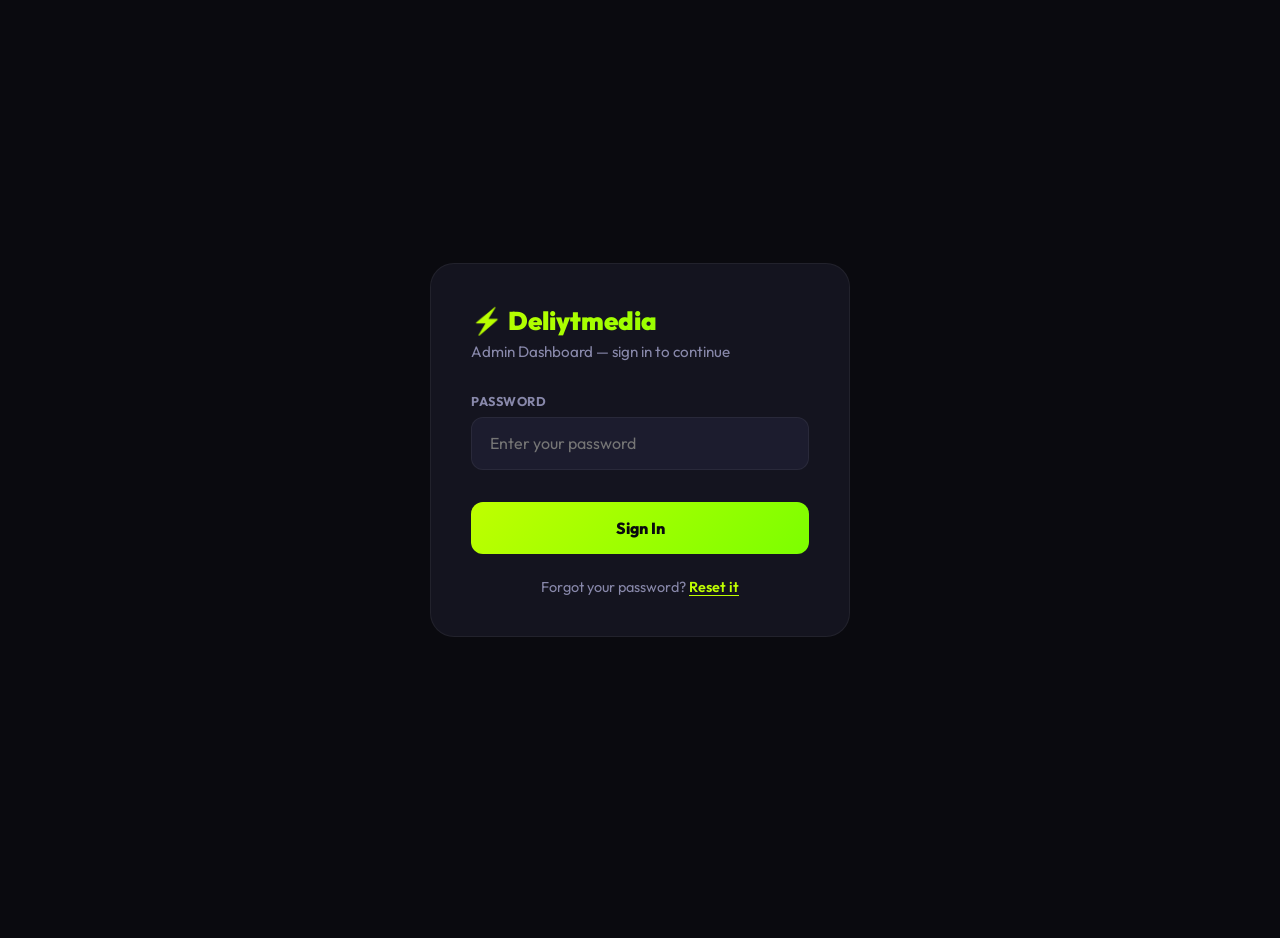
<file: DELIYT/admin.html>
<!DOCTYPE html>
<html lang="en">
<head>
  <meta charset="UTF-8">
  <meta name="viewport" content="width=device-width, initial-scale=1.0">
  <title>Deliytmedia — Agent Dashboard</title>
  <link href="https://fonts.googleapis.com/css2?family=Outfit:wght@400;600;700;800;900&family=JetBrains+Mono:wght@400;600&display=swap" rel="stylesheet">
  <style>
    *, *::before, *::after { margin: 0; padding: 0; box-sizing: border-box; }
    :root {
      --bg:       #0a0a0f;
      --surface:  #14141f;
      --elevated: #1c1c2e;
      --border:   rgba(255,255,255,0.06);
      --text:     #ffffff;
      --muted:    #8888aa;
      --lime:     #BFFF00;
      --lime-dim: rgba(191,255,0,0.12);
      --hot:      #ff4455;
      --warm:     #ffaa00;
      --cold:     #667eea;
      --success:  #00e87a;
    }
    body {
      font-family: 'Outfit', sans-serif;
      background: var(--bg);
      color: var(--text);
      min-height: 100vh;
    }


    /* ══════════════════════════════════════════
       AUTH SCREENS
    ══════════════════════════════════════════ */
    .auth-wall {
      position: fixed; inset: 0; background: var(--bg);
      z-index: 9999; display: flex; align-items: center;
      justify-content: center; padding: 1.5rem;
    }
    .auth-wall.hidden { display: none; }

    .auth-card {
      width: 100%; max-width: 420px;
      background: var(--surface); border: 1px solid var(--border);
      border-radius: 24px; padding: 2.5rem;
      animation: authFadeIn 0.4s ease;
    }
    @keyframes authFadeIn {
      from { opacity:0; transform:translateY(20px) scale(0.97); }
      to   { opacity:1; transform:translateY(0)    scale(1);    }
    }
    .auth-logo {
      font-size: 1.6rem; font-weight: 900;
      background: linear-gradient(135deg,#BFFF00,#7CFF00);
      -webkit-background-clip:text; background-clip:text; -webkit-text-fill-color:transparent; color:transparent;
      margin-bottom: 0.3rem;
    }
    .auth-subtitle { color:var(--muted); font-size:0.95rem; margin-bottom:2rem; }
    .auth-label {
      display:block; font-size:0.8rem; font-weight:700; color:var(--muted);
      text-transform:uppercase; letter-spacing:0.5px; margin-bottom:0.5rem;
    }
    .auth-input {
      width:100%; padding:0.95rem 1.1rem; background:var(--elevated);
      border:1.5px solid var(--border); border-radius:12px;
      color:var(--text); font-family:'Outfit',sans-serif; font-size:1rem;
      margin-bottom:1.25rem; transition:border-color 0.2s; outline:none;
    }
    .auth-input:focus { border-color:var(--lime); }
    .auth-input.error { border-color:var(--hot); }
    .auth-btn {
      width:100%; padding:1rem;
      background:linear-gradient(135deg,#BFFF00,#7CFF00);
      color:#0a0a0f; border:none; border-radius:12px;
      font-family:'Outfit',sans-serif; font-size:1rem; font-weight:800;
      cursor:pointer; transition:all 0.2s; margin-top:0.25rem;
    }
    .auth-btn:hover { transform:translateY(-2px); box-shadow:0 8px 24px rgba(191,255,0,0.25); }
    .auth-btn:disabled { opacity:0.5; cursor:not-allowed; transform:none; }
    .auth-error {
      display:none; background:rgba(255,68,85,0.1);
      border:1px solid rgba(255,68,85,0.3); border-radius:10px;
      padding:0.85rem 1rem; color:var(--hot); font-size:0.9rem; margin-bottom:1.25rem;
    }
    .auth-error.show  { display:block; }
    .auth-success {
      display:none; background:rgba(0,232,122,0.1);
      border:1px solid rgba(0,232,122,0.3); border-radius:10px;
      padding:0.85rem 1rem; color:var(--success); font-size:0.9rem; margin-bottom:1.25rem;
    }
    .auth-success.show { display:block; }
    .auth-link {
      background:none; border:none; color:var(--lime);
      font-family:'Outfit',sans-serif; font-size:0.9rem; font-weight:600;
      cursor:pointer; padding:0; text-decoration:underline; text-underline-offset:3px;
    }
    .auth-footer { margin-top:1.5rem; text-align:center; color:var(--muted); font-size:0.9rem; }
    .auth-lockout {
      display:none; text-align:center; padding:1rem;
      background:rgba(255,68,85,0.05); border:1px solid rgba(255,68,85,0.2);
      border-radius:10px; margin-bottom:1.25rem; color:var(--hot); font-size:0.9rem;
    }
    .auth-lockout.show { display:block; }
    .lockout-timer { font-weight:800; font-size:1.2rem; display:block; margin-top:0.25rem; }
    .attempts-left { font-size:0.8rem; color:var(--warm); margin-top:0.5rem; text-align:center; }
    .strength-bar {
      height:4px; border-radius:2px; background:var(--elevated);
      margin-top:-0.75rem; margin-bottom:1.25rem; overflow:hidden;
    }
    .strength-fill { height:100%; border-radius:2px; transition:all 0.3s; width:0%; }
    @keyframes shake {
      0%,100%{transform:translateX(0)} 15%{transform:translateX(-8px)}
      30%{transform:translateX(8px)}   45%{transform:translateX(-6px)}
      60%{transform:translateX(6px)}   75%{transform:translateX(-4px)}
      90%{transform:translateX(4px)}
    }
    .shake { animation:shake 0.5s ease; }

    /* ── Layout ── */
    .shell { display: flex; height: 100vh; overflow: hidden; }

    /* ── Sidebar ── */
    .sidebar {
      width: 240px;
      background: var(--surface);
      border-right: 1px solid var(--border);
      display: flex;
      flex-direction: column;
      padding: 2rem 1.25rem;
      flex-shrink: 0;
    }
    .sidebar-logo {
      font-size: 1.3rem;
      font-weight: 900;
      background: linear-gradient(135deg, #BFFF00, #7CFF00);
      -webkit-background-clip: text;
      background-clip: text;
      -webkit-text-fill-color: transparent;
      color: transparent;
      margin-bottom: 2.5rem;
      display: flex;
      align-items: center;
      gap: 0.5rem;
    }
    .nav-item {
      display: flex;
      align-items: center;
      gap: 0.75rem;
      padding: 0.85rem 1rem;
      border-radius: 10px;
      cursor: pointer;
      color: var(--muted);
      font-weight: 600;
      font-size: 0.95rem;
      transition: all 0.2s;
      margin-bottom: 0.25rem;
      border: 1px solid transparent;
      background: transparent;
      width: 100%;
      text-align: left;
    }
    .nav-item:hover { color: var(--text); background: var(--elevated); }
    .nav-item.active {
      color: var(--lime);
      background: var(--lime-dim);
      border-color: rgba(191,255,0,0.2);
    }
    .nav-badge {
      margin-left: auto;
      background: var(--hot);
      color: white;
      font-size: 0.7rem;
      font-weight: 800;
      padding: 2px 7px;
      border-radius: 20px;
    }
    .sidebar-footer {
      margin-top: auto;
      padding-top: 1.5rem;
      border-top: 1px solid var(--border);
    }

    /* ── Main ── */
    .main {
      flex: 1;
      overflow-y: auto;
      padding: 2rem 2.5rem;
    }
    .main::-webkit-scrollbar { width: 6px; }
    .main::-webkit-scrollbar-thumb { background: var(--border); border-radius: 3px; }

    .page-header {
      display: flex;
      justify-content: space-between;
      align-items: center;
      margin-bottom: 2rem;
    }
    .page-title { font-size: 1.8rem; font-weight: 900; }
    .page-subtitle { color: var(--muted); margin-top: 0.25rem; font-size: 0.95rem; }

    /* ── Stats Row ── */
    .stats-row {
      display: grid;
      grid-template-columns: repeat(4, 1fr);
      gap: 1.25rem;
      margin-bottom: 2rem;
    }
    .stat-box {
      background: var(--surface);
      border: 1px solid var(--border);
      border-radius: 16px;
      padding: 1.5rem;
      transition: all 0.3s;
    }
    .stat-box:hover { border-color: var(--lime); transform: translateY(-2px); }
    .stat-box-label { font-size: 0.85rem; color: var(--muted); font-weight: 600; margin-bottom: 0.75rem; text-transform: uppercase; letter-spacing: 0.5px; }
    .stat-box-value { font-size: 2.2rem; font-weight: 900; background: linear-gradient(135deg, #BFFF00, #7CFF00); -webkit-background-clip: text; background-clip: text; -webkit-text-fill-color: transparent; color: transparent; }
    .stat-box-sub { font-size: 0.85rem; color: var(--muted); margin-top: 0.5rem; }

    /* ── Panels ── */
    .panel {
      background: var(--surface);
      border: 1px solid var(--border);
      border-radius: 16px;
      overflow: hidden;
      margin-bottom: 1.5rem;
    }
    .panel-header {
      padding: 1.25rem 1.75rem;
      border-bottom: 1px solid var(--border);
      display: flex;
      justify-content: space-between;
      align-items: center;
    }
    .panel-title { font-size: 1rem; font-weight: 800; }
    .panel-body { padding: 1.25rem 1.75rem; }

    /* ── Table ── */
    table { width: 100%; border-collapse: collapse; }
    th {
      text-align: left;
      padding: 0.75rem 1rem;
      font-size: 0.8rem;
      font-weight: 700;
      color: var(--muted);
      text-transform: uppercase;
      letter-spacing: 0.5px;
      border-bottom: 1px solid var(--border);
    }
    td {
      padding: 1rem;
      border-bottom: 1px solid var(--border);
      font-size: 0.9rem;
      vertical-align: top;
    }
    tr:last-child td { border-bottom: none; }
    tr:hover td { background: var(--elevated); }

    /* ── Badges ── */
    .badge {
      display: inline-block;
      padding: 3px 10px;
      border-radius: 20px;
      font-size: 0.75rem;
      font-weight: 700;
      text-transform: uppercase;
    }
    .badge-hot     { background: rgba(255,68,85,0.15);   color: var(--hot);     }
    .badge-warm    { background: rgba(255,170,0,0.15);   color: var(--warm);    }
    .badge-cold    { background: rgba(102,126,234,0.15); color: var(--cold);    }
    .badge-pending { background: rgba(255,170,0,0.15);   color: var(--warm);    }
    .badge-done    { background: rgba(0,232,122,0.15);   color: var(--success); }
    .badge-new     { background: var(--lime-dim);        color: var(--lime);    }

    /* ── Conversation Cards ── */
    .conv-card {
      padding: 1.25rem;
      border: 1px solid var(--border);
      border-radius: 12px;
      margin-bottom: 0.75rem;
      cursor: pointer;
      transition: all 0.2s;
    }
    .conv-card:hover { border-color: var(--lime); background: var(--elevated); }
    .conv-card-top { display: flex; justify-content: space-between; align-items: center; margin-bottom: 0.5rem; }
    .conv-id { font-family: 'JetBrains Mono', monospace; font-size: 0.8rem; color: var(--lime); }
    .conv-time { font-size: 0.8rem; color: var(--muted); }
    .conv-preview { color: var(--muted); font-size: 0.9rem; }
    .conv-meta { display: flex; gap: 0.5rem; margin-top: 0.75rem; }

    /* ── Message Thread (modal) ── */
    .modal-overlay {
      display: none;
      position: fixed;
      inset: 0;
      background: rgba(0,0,0,0.7);
      backdrop-filter: blur(4px);
      z-index: 1000;
      align-items: center;
      justify-content: center;
    }
    .modal-overlay.active { display: flex; }
    .modal {
      background: var(--surface);
      border: 1px solid var(--border);
      border-radius: 20px;
      width: 640px;
      max-height: 80vh;
      overflow: hidden;
      display: flex;
      flex-direction: column;
      animation: slideUp 0.3s ease;
    }
    @keyframes slideUp { from { opacity:0; transform:translateY(20px); } to { opacity:1; transform:translateY(0); } }
    .modal-header {
      padding: 1.5rem;
      border-bottom: 1px solid var(--border);
      display: flex;
      justify-content: space-between;
      align-items: center;
    }
    .modal-body { padding: 1.5rem; overflow-y: auto; flex: 1; }
    .modal-close {
      width: 36px;
      height: 36px;
      border-radius: 50%;
      background: var(--elevated);
      border: none;
      color: var(--text);
      font-size: 1.2rem;
      cursor: pointer;
    }
    .thread-message { margin-bottom: 1rem; }
    .thread-role { font-size: 0.8rem; font-weight: 700; margin-bottom: 0.4rem; text-transform: uppercase; }
    .thread-role.user { color: var(--lime); }
    .thread-role.assistant { color: var(--cold); }
    .thread-bubble {
      padding: 0.85rem 1.1rem;
      border-radius: 12px;
      font-size: 0.9rem;
      line-height: 1.6;
      white-space: pre-wrap;
    }
    .thread-bubble.user { background: var(--elevated); border: 1px solid var(--border); }
    .thread-bubble.assistant { background: rgba(102,126,234,0.1); border: 1px solid rgba(102,126,234,0.2); }

    /* ── State Viewer ── */
    .state-pre {
      background: var(--elevated);
      border: 1px solid var(--border);
      border-radius: 10px;
      padding: 1.25rem;
      font-family: 'JetBrains Mono', monospace;
      font-size: 0.8rem;
      color: #BFFF00;
      overflow-x: auto;
      white-space: pre;
    }

    /* ── Buttons ── */
    .btn {
      padding: 0.65rem 1.25rem;
      border-radius: 8px;
      border: none;
      font-family: 'Outfit', sans-serif;
      font-weight: 700;
      cursor: pointer;
      transition: all 0.2s;
      font-size: 0.9rem;
    }
    .btn-primary { background: var(--lime); color: #0a0a0f; }
    .btn-primary:hover { transform: translateY(-1px); box-shadow: 0 4px 15px var(--lime-dim); }
    .btn-ghost { background: transparent; color: var(--muted); border: 1px solid var(--border); }
    .btn-ghost:hover { color: var(--text); border-color: rgba(255,255,255,0.2); }
    .btn-danger { background: rgba(255,68,85,0.15); color: var(--hot); border: 1px solid rgba(255,68,85,0.3); }

    /* ── Search ── */
    .search-box {
      padding: 0.7rem 1rem;
      background: var(--elevated);
      border: 1px solid var(--border);
      border-radius: 10px;
      color: var(--text);
      font-family: 'Outfit', sans-serif;
      font-size: 0.9rem;
      min-width: 240px;
    }
    .search-box:focus { outline: none; border-color: var(--lime); }

    /* ── Loading ── */
    .loading-row td { text-align: center; padding: 3rem; color: var(--muted); }
    .spinner {
      width: 28px; height: 28px;
      border: 3px solid var(--border);
      border-top-color: var(--lime);
      border-radius: 50%;
      animation: spin 0.8s linear infinite;
      margin: 0 auto 0.75rem;
    }
    @keyframes spin { to { transform: rotate(360deg); } }

    /* ── Empty state ── */
    .empty { text-align: center; padding: 4rem 2rem; color: var(--muted); }
    .empty-icon { font-size: 3rem; opacity: 0.3; margin-bottom: 1rem; }

    /* ── Tabs ── */
    .view { display: none; }
    .view.active { display: block; }

    /* ── Responsive ── */
    @media (max-width: 1024px) {
      .sidebar { display: none; }
      .stats-row { grid-template-columns: repeat(2, 1fr); }
    }
    @media (max-width: 640px) {
      .main { padding: 1rem 0.85rem; }
      .stats-row { grid-template-columns: 1fr 1fr; gap: 0.75rem; }
      .stat-box { padding: 1rem; }
      .stat-box-value { font-size: 1.6rem; }
      .modal { width: 95vw; max-height: 90vh; }
      .panel-header { flex-wrap: wrap; gap: 0.75rem; }
      table { font-size: 0.8rem; }
      th, td { padding: 0.6rem 0.5rem; }
    }

    /* ── Mobile top bar ── */
    .mobile-topbar {
      display: none;
      position: sticky; top: 0; z-index: 200;
      background: var(--surface);
      border-bottom: 1px solid var(--border);
      padding: 0.85rem 1rem;
      align-items: center;
      justify-content: space-between;
    }
    @media (max-width: 1024px) { .mobile-topbar { display: flex; } }
    .mobile-logo {
      font-size: 1.1rem; font-weight: 900;
      background: linear-gradient(135deg,#BFFF00,#7CFF00);
      -webkit-background-clip:text; background-clip:text;
      -webkit-text-fill-color:transparent; color:transparent;
    }
    .mobile-topbar-right { display: flex; align-items: center; gap: 0.75rem; }
    .hamburger {
      background: var(--elevated); border: 1px solid var(--border);
      border-radius: 8px; padding: 7px 10px; cursor: pointer;
      color: var(--text); font-size: 1.1rem; line-height: 1;
    }
    .bell-btn {
      position: relative;
      background: var(--elevated); border: 1px solid var(--border);
      border-radius: 8px; padding: 7px 10px; cursor: pointer;
      color: var(--text); font-size: 1.1rem; line-height: 1;
    }
    .bell-badge {
      position: absolute; top: -5px; right: -5px;
      background: var(--hot); color: #fff;
      font-size: 0.65rem; font-weight: 800;
      padding: 2px 5px; border-radius: 10px;
      display: none;
    }
    .bell-badge.show { display: block; }

    /* ── Mobile slide-in nav ── */
    .mobile-nav-overlay {
      display: none; position: fixed; inset: 0;
      background: rgba(0,0,0,0.6); z-index: 500;
      backdrop-filter: blur(3px);
    }
    .mobile-nav-overlay.open { display: block; }
    .mobile-nav {
      position: fixed; top: 0; left: -280px; bottom: 0;
      width: 260px; background: var(--surface);
      border-right: 1px solid var(--border);
      z-index: 600; transition: left 0.3s ease;
      padding: 1.5rem 1rem; overflow-y: auto;
      display: flex; flex-direction: column;
    }
    .mobile-nav.open { left: 0; }
    .mobile-nav-logo {
      font-size: 1.2rem; font-weight: 900;
      background: linear-gradient(135deg,#BFFF00,#7CFF00);
      -webkit-background-clip:text; background-clip:text;
      -webkit-text-fill-color:transparent; color:transparent;
      margin-bottom: 1.5rem; padding-bottom: 1rem;
      border-bottom: 1px solid var(--border);
    }
    .mobile-nav-footer { margin-top: auto; padding-top: 1rem; border-top: 1px solid var(--border); }

    /* ── Desktop bell in sidebar ── */
    .sidebar-bell {
      position: relative; display: inline-flex;
      align-items: center; gap: 0.5rem;
    }
    .sidebar-bell-badge {
      background: var(--hot); color: #fff;
      font-size: 0.7rem; font-weight: 800;
      padding: 2px 7px; border-radius: 20px;
      display: none;
    }
    .sidebar-bell-badge.show { display: inline-block; }

    /* ── Toggle switch ── */
    .toggle-wrap { display: flex; align-items: center; gap: 0.6rem; }
    .toggle { position: relative; width: 42px; height: 24px; cursor: pointer; }
    .toggle input { opacity: 0; width: 0; height: 0; }
    .toggle-slider {
      position: absolute; inset: 0;
      background: var(--elevated); border: 1.5px solid var(--border);
      border-radius: 24px; transition: all 0.25s;
    }
    .toggle-slider::before {
      content: ''; position: absolute;
      width: 16px; height: 16px; border-radius: 50%;
      background: var(--muted);
      left: 3px; top: 50%; transform: translateY(-50%);
      transition: all 0.25s;
    }
    .toggle input:checked + .toggle-slider { background: rgba(191,255,0,0.2); border-color: var(--lime); }
    .toggle input:checked + .toggle-slider::before { background: var(--lime); left: 20px; }
    .toggle-label { font-size: 0.85rem; font-weight: 700; color: var(--muted); }
    .toggle input:checked ~ .toggle-label-el { color: var(--lime); }

    /* ── Settings form ── */
    .setting-label {
      display:block;font-size:0.8rem;font-weight:700;color:var(--muted);
      text-transform:uppercase;letter-spacing:0.5px;margin-bottom:6px
    }
    .setting-hint { font-size:0.8rem;color:var(--muted);margin-top:5px;line-height:1.5 }
    select.search-box {
      appearance:none;-webkit-appearance:none;
      background-image:url("data:image/svg+xml,%3Csvg xmlns='http://www.w3.org/2000/svg' width='12' height='8' viewBox='0 0 12 8'%3E%3Cpath fill='%238888aa' d='M6 8L0 0h12z'/%3E%3C/svg%3E");
      background-repeat:no-repeat;background-position:right 14px center;padding-right:36px
    }
    /* ── Connection status cards ── */
    .conn-card {
      background:var(--elevated);border:1px solid var(--border);border-radius:12px;
      padding:14px;text-align:center;transition:border-color .2s
    }
    .conn-card.ok  { border-color:rgba(0,232,122,0.4);background:rgba(0,232,122,0.06) }
    .conn-card.err { border-color:rgba(255,68,85,0.4);background:rgba(255,68,85,0.06) }
    .conn-card.loading { border-color:rgba(191,255,0,0.2) }
    .conn-card-icon  { font-size:1.4rem;margin-bottom:6px }
    .conn-card-label { font-size:0.72rem;font-weight:700;color:var(--muted);text-transform:uppercase;letter-spacing:0.5px;margin-bottom:4px }
    .conn-card-status{ font-size:0.82rem;font-weight:700;color:var(--muted) }
    .conn-card.ok  .conn-card-status { color:#00e87a }
    .conn-card.err .conn-card-status { color:var(--hot) }

    /* ── Chat interface ── */
    .conv-item { display:flex;align-items:center;gap:10px;padding:12px 16px;
      cursor:pointer;border-bottom:1px solid var(--border);transition:background .15s;position:relative }
    .conv-item:hover { background:var(--elevated) }
    .conv-item.active { background:rgba(191,255,0,0.06);border-left:3px solid var(--lime) }
    .conv-item.human-mode { border-left:3px solid #ffa500 }
    .conv-avatar { width:42px;height:42px;border-radius:50%;background:linear-gradient(135deg,#2a2a3e,#1c1c2e);
      display:flex;align-items:center;justify-content:center;font-weight:900;
      color:var(--lime);font-size:1rem;flex-shrink:0;border:1.5px solid var(--border) }
    .conv-avatar.wa { border-color:#25D366;background:rgba(37,211,102,0.1) }
    .conv-info { flex:1;min-width:0 }
    .conv-name { font-weight:700;font-size:0.88rem;color:var(--text);
      white-space:nowrap;overflow:hidden;text-overflow:ellipsis }
    .conv-preview-text { font-size:0.77rem;color:var(--muted);
      white-space:nowrap;overflow:hidden;text-overflow:ellipsis;margin-top:2px }
    .conv-right { display:flex;flex-direction:column;align-items:flex-end;gap:4px;flex-shrink:0 }
    .conv-time { font-size:0.7rem;color:var(--muted) }
    .conv-unread { background:var(--lime);color:#0a0a0f;border-radius:50%;
      width:18px;height:18px;display:flex;align-items:center;justify-content:center;
      font-size:0.65rem;font-weight:900 }
    .filter-tab { background:var(--elevated);border:1px solid var(--border);border-radius:20px;
      padding:4px 10px;font-size:0.75rem;font-weight:700;color:var(--muted);cursor:pointer;transition:all .15s }
    .filter-tab.active { background:rgba(191,255,0,0.12);border-color:var(--lime);color:var(--lime) }

    /* ── Thread messages ── */
    .msg-row { display:flex;gap:8px;max-width:80%;margin-bottom:2px }
    .msg-row.user { align-self:flex-end;flex-direction:row-reverse }
    .msg-row.assistant { align-self:flex-start }
    .msg-row.admin { align-self:flex-end;flex-direction:row-reverse }
    .msg-bubble { padding:9px 13px;border-radius:14px;font-size:0.87rem;line-height:1.5;
      word-break:break-word;white-space:pre-wrap }
    .msg-bubble.user { background:rgba(191,255,0,0.15);color:var(--text);border-radius:14px 14px 4px 14px }
    .msg-bubble.assistant { background:var(--elevated);color:var(--text);border-radius:14px 14px 14px 4px }
    .msg-bubble.admin { background:rgba(37,211,102,0.15);color:#25D366;border-radius:14px 14px 4px 14px }
    .msg-time { font-size:0.67rem;color:var(--muted);margin-top:3px;
      white-space:nowrap;align-self:flex-end }
    .msg-sender-label { font-size:0.7rem;color:var(--muted);margin-bottom:2px;padding:0 4px }

    /* ── Quick templates ── */
    .qr-template { background:var(--elevated);border:1px solid var(--border);border-radius:8px;
      padding:4px 10px;font-size:0.75rem;color:var(--muted);cursor:pointer;transition:all .15s;
      white-space:nowrap }
    .qr-template:hover { border-color:var(--lime);color:var(--lime) }

    @media (max-width:768px) {
      #convList { width:100%;min-width:unset;display:none }
      #convList.mobile-show { display:flex }
      #chatPane { width:100% }
    }
  </style>
</head>
<body>


<!-- ══ LOGIN WALL ══════════════════════════════════════════════════════════ -->
<div class="auth-wall" id="authWall">

  <!-- SIGN IN CARD -->
  <div class="auth-card" id="cardSignIn">
    <div class="auth-logo">⚡ Deliytmedia</div>
    <div class="auth-subtitle">Admin Dashboard — sign in to continue</div>

    <div class="auth-lockout" id="lockoutMsg">
      Too many failed attempts.
      <span class="lockout-timer" id="lockoutTimer">30s</span>
    </div>

    <div class="auth-error" id="signInError">Incorrect password. Please try again.</div>

    <label class="auth-label" for="signInPwd">Password</label>
    <input class="auth-input" type="password" id="signInPwd"
           placeholder="Enter your password"
           onkeypress="if(event.key==='Enter') doSignIn()">

    <div class="attempts-left" id="attemptsLeft"></div>

    <button class="auth-btn" id="signInBtn" onclick="doSignIn()">Sign In</button>

    <div class="auth-footer">
      Forgot your password? <button class="auth-link" onclick="showReset()">Reset it</button>
    </div>
  </div>

  <!-- RESET PASSWORD CARD -->
  <div class="auth-card" id="cardReset" style="display:none">
    <div class="auth-logo">⚡ Deliytmedia</div>
    <div class="auth-subtitle">Set a new password</div>

    <div class="auth-error"    id="resetError"></div>
    <div class="auth-success"  id="resetSuccess">Password updated! You can now sign in.</div>

    <label class="auth-label" for="resetCurrent">Current Password</label>
    <input class="auth-input" type="password" id="resetCurrent" placeholder="Your current password">

    <label class="auth-label" for="resetNew">New Password</label>
    <input class="auth-input" type="password" id="resetNew"
           placeholder="Min 8 characters" oninput="checkStrength(this.value)">
    <div class="strength-bar"><div class="strength-fill" id="strengthFill"></div></div>

    <label class="auth-label" for="resetConfirm">Confirm New Password</label>
    <input class="auth-input" type="password" id="resetConfirm" placeholder="Repeat new password"
           onkeypress="if(event.key==='Enter') doReset()">

    <button class="auth-btn" onclick="doReset()">Update Password</button>

    <div class="auth-footer">
      <button class="auth-link" onclick="showSignIn()">← Back to Sign In</button>
    </div>
  </div>

</div>
<!-- ══ END AUTH WALL ═══════════════════════════════════════════════════════ -->

<!-- ══ AI STATUS BANNER ════════════════════════════════════════════════════ -->
<div id="aiStatusBanner" style="display:none;position:sticky;top:56px;z-index:150;
  background:rgba(255,165,0,0.12);border-bottom:1px solid rgba(255,165,0,0.3);
  padding:8px 20px;display:flex;align-items:center;gap:10px;font-size:0.83rem">
  <span style="font-size:1rem">⚠️</span>
  <span id="aiStatusText" style="color:#ffa500;font-weight:600;flex:1"></span>
  <span style="color:#8888aa;font-size:0.75rem" id="aiStatusTime"></span>
  <button onclick="document.getElementById('aiStatusBanner').style.display='none'"
    style="background:none;border:none;color:#8888aa;cursor:pointer;font-size:1.1rem;padding:0 4px">×</button>
</div>
<div class="mobile-topbar">
  <div class="mobile-logo">⚡ Deliytmedia</div>
  <div class="mobile-topbar-right">
    <button class="bell-btn" onclick="toggleNotifications()" title="Notifications">
      🔔 <span class="bell-badge" id="mobileBellBadge">0</span>
    </button>
    <button class="hamburger" onclick="openMobileNav()">☰</button>
  </div>
</div>

<!-- ══ MOBILE NAV OVERLAY ══════════════════════════════════════════════════ -->
<div class="mobile-nav-overlay" id="mobileNavOverlay" onclick="closeMobileNav()"></div>
<div class="mobile-nav" id="mobileNav">
  <div class="mobile-nav-logo">⚡ Deliytmedia</div>
  <button class="nav-item" onclick="mobileNav('overview')">📊 Overview</button>
  <button class="nav-item" onclick="mobileNav('conversations')">💬 Conversations</button>
  <button class="nav-item" onclick="mobileNav('leads')">🔥 Leads</button>
  <button class="nav-item" onclick="mobileNav('appointments')">📅 Appointments</button>
  <button class="nav-item" onclick="mobileNav('escalations')">⚠️ Escalations</button>
  <button class="nav-item" onclick="mobileNav('knowledge')">🧠 Knowledge Base</button>
  <button class="nav-item" onclick="mobileNav('calendar')">📆 Availability</button>
  <button class="nav-item" onclick="mobileNav('prompts')">🎯 Ad Prompts</button>
  <button class="nav-item" onclick="mobileNav('settings')">⚙️ Settings</button>
  <div class="mobile-nav-footer">
    <button class="nav-item" onclick="refreshAll();closeMobileNav()">🔄 Refresh</button>
    <button class="nav-item" style="color:#ff4455;margin-top:0.5rem" onclick="signOut()">🚪 Sign Out</button>
  </div>
</div>

<!-- ══ NOTIFICATIONS PANEL ═════════════════════════════════════════════════ -->
<div class="modal-overlay" id="notifOverlay">
  <div class="modal" style="width:480px;max-width:95vw">
    <div class="modal-header">
      <div style="font-weight:800;font-size:1.1rem">🔔 Notifications</div>
      <button class="modal-close" onclick="closeNotifications()">×</button>
    </div>
    <div class="modal-body" id="notifList">
      <div class="empty"><div class="empty-icon">🔔</div>No new notifications.</div>
    </div>
  </div>
</div>

<div class="shell">

  <!-- Sidebar -->
  <aside class="sidebar">
    <div class="sidebar-logo">⚡ Deliytmedia</div>
    <button class="nav-item active" onclick="showView('overview')">📊 Overview</button>
    <button class="nav-item" onclick="showView('conversations')">💬 Conversations</button>
    <button class="nav-item" onclick="showView('leads')">🔥 Leads</button>
    <button class="nav-item" onclick="showView('appointments')">📅 Appointments</button>
    <button class="nav-item" onclick="showView('escalations')">⚠️ Escalations <span class="nav-badge" id="escBadge" style="display:none">0</span></button>
    <button class="nav-item" onclick="showView('knowledge')">🧠 Knowledge Base</button>
    <button class="nav-item" onclick="showView('calendar')">📆 Availability</button>
    <button class="nav-item" onclick="showView('prompts')">🎯 Ad Prompts</button>
    <button class="nav-item" onclick="showView('settings')">⚙️ Settings</button>
    <div class="sidebar-footer">
      <button class="nav-item" onclick="toggleNotifications()">
        🔔 Notifications
        <span class="nav-badge sidebar-bell-badge" id="sidebarBellBadge">0</span>
      </button>
      <button class="nav-item" onclick="refreshAll()">🔄 Refresh</button>
      <button class="nav-item" style="color:#ff4455;margin-top:0.5rem" onclick="signOut()">🚪 Sign Out</button>
    </div>
  </aside>

  <!-- Main -->
  <main class="main">

    <!-- ── Overview ── -->
    <div class="view active" id="view-overview">
      <div class="page-header">
        <div>
          <div class="page-title">Agent Dashboard</div>
          <div class="page-subtitle">Live overview of chatbot activity</div>
        </div>
        <button class="btn btn-primary" onclick="refreshAll()">↻ Refresh</button>
      </div>

      <div class="stats-row" id="statsRow">
        <div class="stat-box">
          <div class="stat-box-label">Total Conversations</div>
          <div class="stat-box-value" id="st-convs">—</div>
          <div class="stat-box-sub">All time</div>
        </div>
        <div class="stat-box">
          <div class="stat-box-label">Hot Leads</div>
          <div class="stat-box-value" id="st-hot">—</div>
          <div class="stat-box-sub">Need follow-up</div>
        </div>
        <div class="stat-box">
          <div class="stat-box-label">Appointments</div>
          <div class="stat-box-value" id="st-apts">—</div>
          <div class="stat-box-sub">Pending confirmation</div>
        </div>
        <div class="stat-box">
          <div class="stat-box-label">Escalations</div>
          <div class="stat-box-value" id="st-escs">—</div>
          <div class="stat-box-sub">Awaiting response</div>
        </div>
      </div>

      <!-- Recent Conversations -->
      <div class="panel">
        <div class="panel-header">
          <div class="panel-title">Recent Conversations</div>
          <button class="btn btn-ghost" onclick="showView('conversations')">View all →</button>
        </div>
        <div class="panel-body">
          <div id="recentConvs">
            <div class="empty"><div class="empty-icon">💬</div>Loading conversations...</div>
          </div>
        </div>
      </div>

      <!-- Hot Leads Table -->
      <div class="panel">
        <div class="panel-header">
          <div class="panel-title">🔥 Hot Leads</div>
          <button class="btn btn-ghost" onclick="showView('leads')">View all →</button>
        </div>
        <div class="panel-body" style="padding:0">
          <table>
            <thead><tr>
              <th>Name</th><th>Email</th><th>Service</th><th>Score</th><th>Priority</th>
            </tr></thead>
            <tbody id="hotLeadsTable">
              <tr class="loading-row"><td colspan="5"><div class="spinner"></div>Loading...</td></tr>
            </tbody>
          </table>
        </div>
      </div>
    </div>

    <!-- ── Conversations ── -->
    <!-- ══ Conversations — WhatsApp-style split pane ══════════════════════ -->
    <div class="view" id="view-conversations" style="padding:0;height:calc(100vh - 60px);overflow:hidden">
      <div style="display:flex;height:100%;overflow:hidden">

        <!-- ── Left: conversation list ─────────────────────────────────── -->
        <div id="convList" style="width:320px;min-width:280px;border-right:1px solid var(--border);
          display:flex;flex-direction:column;background:var(--surface);overflow:hidden;flex-shrink:0">

          <!-- Header -->
          <div style="padding:16px;border-bottom:1px solid var(--border);flex-shrink:0">
            <div style="font-weight:900;font-size:1.05rem;color:var(--text);margin-bottom:10px">
              💬 Conversations
              <span id="convCount" style="font-size:0.75rem;color:var(--muted);font-weight:400;margin-left:6px"></span>
            </div>
            <input type="text" class="search-box" placeholder="Search name, email, service..."
              id="convSearch" oninput="filterConversations()" style="width:100%;font-size:0.85rem">
            <!-- Filter tabs -->
            <div style="display:flex;gap:6px;margin-top:8px">
              <button class="filter-tab active" onclick="setConvFilter('all',this)">All</button>
              <button class="filter-tab" onclick="setConvFilter('wa',this)">📱 WA</button>
              <button class="filter-tab" onclick="setConvFilter('hot',this)">🔥 Hot</button>
              <button class="filter-tab" onclick="setConvFilter('human',this)">👤 Human</button>
            </div>
          </div>

          <!-- Conversation list -->
          <div id="allConvs" style="flex:1;overflow-y:auto"></div>
        </div>

        <!-- ── Right: chat thread pane ──────────────────────────────────── -->
        <div id="chatPane" style="flex:1;display:flex;flex-direction:column;background:var(--bg);overflow:hidden">

          <!-- Empty state -->
          <div id="chatPaneEmpty" style="flex:1;display:flex;flex-direction:column;align-items:center;
            justify-content:center;color:var(--muted);text-align:center;padding:2rem">
            <div style="font-size:3rem;margin-bottom:1rem">💬</div>
            <div style="font-size:1rem;font-weight:700;color:var(--text)">Select a conversation</div>
            <div style="font-size:0.85rem;margin-top:6px">Click a contact on the left to open the chat</div>
          </div>

          <!-- Active chat -->
          <div id="chatPaneActive" style="display:none;flex-direction:column;height:100%">

            <!-- Chat header -->
            <div id="chatHeader" style="padding:12px 20px;border-bottom:1px solid var(--border);
              background:var(--surface);display:flex;align-items:center;gap:12px;flex-shrink:0">
              <div id="chatAvatar" style="width:40px;height:40px;border-radius:50%;
                background:linear-gradient(135deg,#BFFF00,#7CFF00);display:flex;
                align-items:center;justify-content:center;font-weight:900;color:#0a0a0f;
                font-size:1rem;flex-shrink:0">?</div>
              <div style="flex:1;min-width:0">
                <div id="chatName" style="font-weight:800;font-size:0.95rem;color:var(--text)">—</div>
                <div id="chatMeta" style="font-size:0.75rem;color:var(--muted);white-space:nowrap;overflow:hidden;text-overflow:ellipsis">—</div>
              </div>
              <!-- Mode badge + controls -->
              <div style="display:flex;align-items:center;gap:8px;flex-shrink:0">
                <span id="aiModeBadge" style="font-size:0.72rem;font-weight:700;padding:3px 10px;
                  border-radius:20px;background:rgba(191,255,0,0.12);color:#BFFF00;border:1px solid rgba(191,255,0,0.3)">
                  🤖 AI
                </span>
                <button id="takeoverBtn" onclick="toggleHumanMode()"
                  style="font-size:0.78rem;font-weight:700;padding:5px 12px;border-radius:8px;cursor:pointer;
                  background:rgba(255,165,0,0.1);color:#ffa500;border:1px solid rgba(255,165,0,0.3)">
                  👤 Take Over
                </button>
                <button onclick="sendBookingViaWA()" title="Send booking confirmation via WhatsApp"
                  style="font-size:0.78rem;font-weight:700;padding:5px 12px;border-radius:8px;cursor:pointer;
                  background:rgba(37,211,102,0.1);color:#25D366;border:1px solid rgba(37,211,102,0.3)">
                  📤 Send Booking WA
                </button>
                <button onclick="refreshThread()" title="Refresh"
                  style="background:none;border:none;cursor:pointer;color:var(--muted);font-size:1.1rem;padding:4px">↻</button>
              </div>
            </div>

            <!-- Lead info bar -->
            <div id="leadInfoBar" style="padding:8px 20px;background:var(--elevated);
              border-bottom:1px solid var(--border);display:flex;gap:16px;flex-wrap:wrap;flex-shrink:0">
            </div>

            <!-- Messages -->
            <div id="threadMessages" style="flex:1;overflow-y:auto;padding:16px 20px;display:flex;flex-direction:column;gap:8px">
              <div class="empty"><div class="empty-icon">💬</div>Loading messages...</div>
            </div>

            <!-- Typing indicator -->
            <div id="adminTyping" style="display:none;padding:4px 20px 0;font-size:0.78rem;color:var(--muted)">
              Agent is typing...
            </div>

            <!-- Reply bar (shown in human mode) -->
            <div id="replyBar" style="display:none;padding:12px 16px;border-top:1px solid var(--border);
              background:var(--surface);flex-shrink:0">
              <div style="display:flex;gap:8px;align-items:flex-end">
                <textarea id="adminReplyInput" placeholder="Type a WhatsApp message..."
                  rows="2" style="flex:1;background:var(--elevated);border:1.5px solid var(--border);
                  border-radius:12px;color:var(--text);font-family:Outfit,sans-serif;
                  font-size:0.9rem;padding:10px 14px;outline:none;resize:none;line-height:1.5"
                  onfocus="this.style.borderColor='var(--lime)'"
                  onblur="this.style.borderColor='var(--border)'"
                  onkeydown="handleReplyKey(event)"></textarea>
                <div style="display:flex;flex-direction:column;gap:6px">
                  <button onclick="sendAdminReply()"
                    style="background:var(--lime);color:#0a0a0f;border:none;border-radius:10px;
                    padding:10px 16px;font-weight:900;cursor:pointer;font-size:0.9rem;white-space:nowrap">
                    Send ↑
                  </button>
                  <button onclick="sendQuickTemplate('booking')"
                    style="background:rgba(37,211,102,0.1);color:#25D366;border:1px solid rgba(37,211,102,0.3);
                    border-radius:10px;padding:6px 10px;font-weight:700;cursor:pointer;font-size:0.75rem;white-space:nowrap">
                    📅 Booking
                  </button>
                </div>
              </div>
              <!-- Quick reply templates -->
              <div style="display:flex;gap:6px;margin-top:8px;flex-wrap:wrap">
                <button class="qr-template" onclick="insertTemplate('Hi {name}! Following up on your enquiry about {service}. Are you still interested?')">Follow up</button>
                <button class="qr-template" onclick="insertTemplate('Our team is ready to get started on your project. When is a good time to call?')">Ready to start</button>
                <button class="qr-template" onclick="insertTemplate('Your strategy call is confirmed for {date}. Here is the meeting link: {meet}')">Call confirmed</button>
                <button class="qr-template" onclick="insertTemplate('Thank you for your interest in Deliytmedia. Let me know if you have any questions.')">General</button>
              </div>
            </div>

          </div><!-- /chatPaneActive -->
        </div><!-- /chatPane -->
      </div>
    </div>

    <!-- ── Leads ── -->
    <div class="view" id="view-leads">
      <div class="page-header">
        <div><div class="page-title">Leads</div><div class="page-subtitle">All qualified leads from chatbot</div></div>
      </div>
      <div class="panel">
        <div class="panel-body" style="padding:0">
          <table>
            <thead><tr>
              <th>Date</th><th>Name</th><th>Email</th><th>Phone</th>
              <th>Service</th><th>Pain Point</th><th>Budget</th><th>Score</th><th>Priority</th>
            </tr></thead>
            <tbody id="allLeadsTable">
              <tr class="loading-row"><td colspan="8"><div class="spinner"></div>Loading...</td></tr>
            </tbody>
          </table>
        </div>
      </div>
    </div>

    <!-- ── Appointments ── -->
    <div class="view" id="view-appointments">
      <div class="page-header">
        <div><div class="page-title">Appointments</div><div class="page-subtitle">Strategy calls booked via chatbot</div></div>
      </div>
      <div class="panel">
        <div class="panel-body" style="padding:0">
          <table>
            <thead><tr>
              <th>Date</th><th>Name</th><th>Email</th><th>Phone</th>
              <th>Service Interest</th><th>Preferred Time</th><th>Status</th>
            </tr></thead>
            <tbody id="appointmentsTable">
              <tr class="loading-row"><td colspan="7"><div class="spinner"></div>Loading...</td></tr>
            </tbody>
          </table>
        </div>
      </div>
    </div>

    <!-- ── Escalations ── -->
    <div class="view" id="view-escalations">
      <div class="page-header">
        <div><div class="page-title">Escalations</div><div class="page-subtitle">Human handoff requests</div></div>
      </div>
      <div class="panel">
        <div class="panel-body" style="padding:0">
          <table>
            <thead><tr>
              <th>Date</th><th>Name</th><th>Email</th><th>Question</th>
              <th>Priority</th><th>Status</th>
            </tr></thead>
            <tbody id="escalationsTable">
              <tr class="loading-row"><td colspan="6"><div class="spinner"></div>Loading...</td></tr>
            </tbody>
          </table>
        </div>
      </div>
    </div>

    <!-- ── Knowledge Base ── -->
    <div class="view" id="view-knowledge">
      <div class="page-header">
        <div><div class="page-title">Knowledge Base</div><div class="page-subtitle">What the agent knows — edit directly in Google Sheets</div></div>
        <button class="btn btn-primary" onclick="openSheetsKB()">✏️ Edit in Sheets</button>
      </div>
      <div class="panel">
        <div class="panel-body" style="padding:0">
          <table>
            <thead><tr>
              <th>Category</th><th>Topic</th><th>Keywords</th><th>Answer (preview)</th><th>Active</th>
            </tr></thead>
            <tbody id="kbTable">
              <tr class="loading-row"><td colspan="5"><div class="spinner"></div>Loading...</td></tr>
            </tbody>
          </table>
        </div>
      </div>
      <div class="panel" style="margin-top:1.5rem">
        <div class="panel-header"><div class="panel-title">📖 How to edit the Knowledge Base</div></div>
        <div class="panel-body" style="color: var(--muted); line-height: 1.8; font-size: 0.95rem;">
          <p>The Knowledge Base lives in your Google Sheet under the <strong style="color:var(--lime)">Knowledge_Base</strong> tab.</p>
          <br>
          <p><strong style="color:var(--text)">Columns:</strong></p>
          <ul style="margin: 0.5rem 0 1rem 1.5rem;">
            <li><strong style="color:var(--text)">category</strong> — Group (services, pricing, process, faq, trust)</li>
            <li><strong style="color:var(--text)">topic</strong> — Short name for this entry</li>
            <li><strong style="color:var(--text)">keywords</strong> — Comma-separated words that trigger this entry</li>
            <li><strong style="color:var(--text)">answer</strong> — The response the agent gives when this entry matches</li>
            <li><strong style="color:var(--text)">active</strong> — TRUE or FALSE (FALSE hides it from the agent)</li>
          </ul>
          <p>The agent searches by keyword match. The more specific your keywords, the better the match quality.</p>
        </div>
      </div>
    </div>


    <!-- ── Availability Calendar ── -->
    <div class="view" id="view-calendar">
      <div class="page-header">
        <div>
          <div class="page-title">Availability Calendar</div>
          <div class="page-subtitle">Block dates so the AI agent only offers available slots</div>
        </div>
        <button class="btn btn-primary" onclick="saveAvailability()">💾 Save Changes</button>
      </div>

      <!-- Month nav -->
      <div class="panel" style="margin-bottom:1.5rem">
        <div class="panel-header">
          <button class="btn btn-ghost" onclick="changeMonth(-1)">← Prev</button>
          <div class="panel-title" id="calMonthLabel">Month Year</div>
          <button class="btn btn-ghost" onclick="changeMonth(1)">Next →</button>
        </div>
        <div class="panel-body">
          <!-- Legend -->
          <div style="display:flex;gap:1.5rem;margin-bottom:1.25rem;font-size:0.85rem;color:var(--muted)">
            <span><span style="display:inline-block;width:12px;height:12px;background:rgba(0,232,122,0.3);border:1px solid rgba(0,232,122,0.5);border-radius:3px;margin-right:5px;vertical-align:middle"></span>Available</span>
            <span><span style="display:inline-block;width:12px;height:12px;background:rgba(255,68,85,0.3);border:1px solid rgba(255,68,85,0.5);border-radius:3px;margin-right:5px;vertical-align:middle"></span>Blocked</span>
            <span><span style="display:inline-block;width:12px;height:12px;background:rgba(255,170,0,0.3);border:1px solid rgba(255,170,0,0.5);border-radius:3px;margin-right:5px;vertical-align:middle"></span>Has Bookings</span>
            <span><span style="display:inline-block;width:12px;height:12px;background:rgba(100,100,120,0.2);border:1px solid var(--border);border-radius:3px;margin-right:5px;vertical-align:middle"></span>Weekend / Past</span>
          </div>
          <!-- Calendar grid -->
          <div id="calGrid" style="display:grid;grid-template-columns:repeat(7,1fr);gap:6px;"></div>
          <!-- Day headers -->
        </div>
      </div>

      <!-- Selected date config -->
      <div class="panel" id="dateConfigPanel" style="display:none">
        <div class="panel-header">
          <div class="panel-title" id="dateConfigTitle">Configure Date</div>
          <button class="btn btn-ghost" onclick="closeDateConfig()">✕ Close</button>
        </div>
        <div class="panel-body">
          <!-- Status buttons -->
          <div style="display:flex;gap:1rem;margin-bottom:1.5rem;flex-wrap:wrap">
            <button class="btn btn-primary" onclick="setDateStatus('available')">Mark Available</button>
            <button class="btn btn-danger"  onclick="setDateStatus('blocked')">Block This Date</button>
          </div>
          <label class="auth-label" style="margin-bottom:0.5rem;display:block">Block Reason (optional)</label>
          <input type="text" class="search-box" id="blockReason" placeholder="e.g. Public holiday, Out of office..." style="width:100%;margin-bottom:1.5rem">
          <div style="margin-bottom:1.5rem">
            <div style="font-size:0.8rem;font-weight:700;color:var(--muted);text-transform:uppercase;letter-spacing:0.5px;margin-bottom:0.75rem">Available Time Slots (WAT)</div>
            <div id="slotManager" style="display:grid;grid-template-columns:repeat(4,1fr);gap:8px"></div>
            <div style="margin-top:0.75rem;font-size:0.8rem;color:var(--muted)">Click a slot to toggle it. Green = available, Dark = blocked for this date.</div>
          </div>
          <div id="dateBookings" style="color:var(--muted);font-size:0.9rem"></div>
        </div>
      </div>

      <!-- Upcoming blocked dates list -->
      <div class="panel">
        <div class="panel-header"><div class="panel-title">Blocked Dates</div></div>
        <div class="panel-body" style="padding:0">
          <table>
            <thead><tr><th>Date</th><th>Reason</th><th>Action</th></tr></thead>
            <tbody id="blockedDatesTable">
              <tr><td colspan="3" style="text-align:center;padding:2rem;color:var(--muted)">No blocked dates.</td></tr>
            </tbody>
          </table>
        </div>
      </div>
    </div>

    <!-- ── Ad Prompts ── -->
    <div class="view" id="view-prompts">
      <div class="page-header">
        <div>
          <div class="page-title">Ad Prompts</div>
          <div class="page-subtitle">Up to 5 prompts for landing pages. Each generates a unique URL for your ads.</div>
        </div>
      </div>

      <div id="promptsGrid" style="display:grid;grid-template-columns:repeat(auto-fit,minmax(480px,1fr));gap:1.5rem">
        <!-- Rendered by JS -->
      </div>

      <div class="panel" style="margin-top:1.5rem">
        <div class="panel-header"><div class="panel-title">📖 How to use Ad Prompts</div></div>
        <div class="panel-body" style="color:var(--muted);line-height:1.8;font-size:0.9rem">
          <p>Each prompt powers a unique landing page. Share the URL in your ad campaign.</p>
          <br>
          <p><strong style="color:var(--text)">Landing Page URL format:</strong></p>
          <code style="background:var(--elevated);padding:6px 12px;border-radius:6px;font-size:0.85rem;display:inline-block;margin:0.5rem 0;color:var(--lime)">https://yoursite.netlify.app/landing.html?p=1</code>
          <br><br>
          <p><strong style="color:var(--text)">Tips for good prompts:</strong></p>
          <ul style="margin:0.5rem 0 0 1.5rem">
            <li>Start with the ad context (e.g. "Visitor came from a WhatsApp automation ad")</li>
            <li>State the goal clearly (e.g. "Book a strategy call")</li>
            <li>Keep replies short: "Max 2 sentences per reply"</li>
            <li>Add urgency: "Always move toward booking"</li>
          </ul>
        </div>
      </div>
    </div>

    <!-- ── Settings ── -->
    <!-- ══ Settings ══════════════════════════════════════════════════════════ -->
    <div class="view" id="view-settings">
      <div class="page-header">
        <div><div class="page-title">⚙️ Settings</div><div class="page-subtitle">Configure your agent, links and notifications</div></div>
        <button class="btn btn-primary" onclick="saveSettings()">💾 Save Settings</button>
      </div>

      <!-- ── Website & Branding ── -->
      <div class="panel" style="margin-bottom:1.5rem">
        <div class="panel-header"><div class="panel-title">🌐 Website & Branding</div></div>
        <div class="panel-body" style="display:flex;flex-direction:column;gap:1.25rem">
          <div>
            <label class="setting-label">Website URL</label>
            <input type="url" id="setting_website_url" class="search-box" style="width:100%" placeholder="https://deliytmedia.com">
            <div class="setting-hint">Used in cancel/reschedule links in emails and all landing page URLs.</div>
          </div>
          <div style="display:grid;grid-template-columns:1fr 1fr;gap:1rem">
            <div>
              <label class="setting-label">Business Name</label>
              <input type="text" id="setting_business_name" class="search-box" style="width:100%" placeholder="Deliytmedia Solutions">
            </div>
            <div>
              <label class="setting-label">Business Email</label>
              <input type="email" id="setting_business_email" class="search-box" style="width:100%" placeholder="hello@deliytmedia.com">
              <div class="setting-hint">Owner notification emails go here.</div>
            </div>
          </div>
          <div>
            <label class="setting-label">Business Phone / WhatsApp</label>
            <input type="tel" id="setting_business_phone" class="search-box" style="width:100%" placeholder="08100000000">
          </div>
        </div>
      </div>

      <!-- ── Backend Connection ── -->
      <div class="panel" style="margin-bottom:1.5rem">
        <div class="panel-header">
          <div class="panel-title">⚙️ Backend Connection</div>
          <div id="backendStatusDot" style="width:10px;height:10px;border-radius:50%;background:var(--muted);flex-shrink:0"></div>
        </div>
        <div class="panel-body" style="display:flex;flex-direction:column;gap:1.25rem">
          <div>
            <label class="setting-label">Apps Script URL</label>
            <input type="url" id="setting_apps_script_url" class="search-box" style="width:100%"
              placeholder="https://script.google.com/macros/s/.../exec">
            <div class="setting-hint">This is the only URL the dashboard needs. All credentials stay in your Apps Script.</div>
          </div>
          <div>
            <label class="setting-label">Google Sheets</label>
            <input type="url" id="setting_sheets_url" class="search-box" style="width:100%"
              placeholder="https://docs.google.com/spreadsheets/d/.../edit">
          </div>
          <!-- Status cards -->
          <div style="display:grid;grid-template-columns:1fr 1fr 1fr;gap:0.75rem" id="connectionStatusCards">
            <div class="conn-card" id="card_backend">
              <div class="conn-card-icon">⚙️</div>
              <div class="conn-card-label">Backend</div>
              <div class="conn-card-status" id="status_backend">—</div>
            </div>
            <div class="conn-card" id="card_gemini">
              <div class="conn-card-icon">🤖</div>
              <div class="conn-card-label">Gemini AI</div>
              <div class="conn-card-status" id="status_gemini">—</div>
            </div>
            <div class="conn-card" id="card_sheets">
              <div class="conn-card-icon">📊</div>
              <div class="conn-card-label">Sheets</div>
              <div class="conn-card-status" id="status_sheets">—</div>
            </div>
          </div>
          <div style="display:flex;gap:0.75rem;align-items:center;flex-wrap:wrap">
            <button class="btn btn-primary" onclick="runFullConnectionTest()" id="testAllBtn">
              🔌 Test All Connections
            </button>
            <a id="sheetsLink" href="#" target="_blank" class="btn btn-ghost" style="text-decoration:none">📊 Open Sheets</a>
          </div>
        </div>
      </div>

      <!-- ── WhatsApp ── -->
      <div class="panel" style="margin-bottom:1.5rem">
        <div class="panel-header">
          <div class="panel-title">💬 WhatsApp Business API</div>
          <div id="waStatusDot" style="width:10px;height:10px;border-radius:50%;background:var(--muted);flex-shrink:0"></div>
        </div>
        <div class="panel-body" style="display:flex;flex-direction:column;gap:1.25rem">
          <!-- Info box — credentials stay in Apps Script -->
          <div style="background:var(--elevated);border:1px solid rgba(191,255,0,0.15);border-radius:12px;padding:14px 16px">
            <div style="font-size:0.85rem;font-weight:700;color:var(--lime);margin-bottom:6px">🔒 Credentials stored securely in Apps Script</div>
            <div style="font-size:0.82rem;color:var(--muted);line-height:1.6">
              Your WhatsApp <code style="color:var(--text);background:rgba(255,255,255,0.06);padding:1px 5px;border-radius:4px">ACCESS_TOKEN</code> and
              <code style="color:var(--text);background:rgba(255,255,255,0.06);padding:1px 5px;border-radius:4px">PHONE_NUMBER_ID</code>
              live in <strong style="color:var(--text)">WHATSAPP_CONFIG</strong> in your Apps Script — never in the browser.
            </div>
          </div>
          <!-- Status card -->
          <div id="waStatusCard" style="display:grid;grid-template-columns:1fr 1fr;gap:0.75rem">
            <div class="conn-card" id="card_wa">
              <div class="conn-card-icon">📱</div>
              <div class="conn-card-label">WhatsApp API</div>
              <div class="conn-card-status" id="status_wa">—</div>
            </div>
            <div class="conn-card" id="card_wa_number">
              <div class="conn-card-icon">📞</div>
              <div class="conn-card-label">Phone Number</div>
              <div class="conn-card-status" id="status_wa_number">—</div>
            </div>
          </div>
          <!-- Webhook URL -->
          <div>
            <label class="setting-label">Webhook URL (paste this into Meta)</label>
            <div style="display:flex;gap:8px;align-items:center">
              <div id="settingWebhookUrl" style="flex:1;background:var(--elevated);border:1px solid var(--border);
                border-radius:8px;padding:9px 12px;font-size:0.8rem;color:var(--lime);
                font-family:monospace;overflow:hidden;text-overflow:ellipsis;white-space:nowrap">
                Set your Apps Script URL above first
              </div>
              <button class="btn btn-ghost" style="flex-shrink:0;font-size:0.8rem" onclick="copyWebhookUrl()">📋</button>
            </div>
          </div>
          <div style="display:flex;gap:0.75rem;flex-wrap:wrap">
            <button class="btn btn-primary" onclick="testWhatsAppConnection()" id="testWaBtn">
              📱 Test WhatsApp
            </button>
            <button class="btn btn-ghost" onclick="sendTestWhatsAppMessage()">
              💬 Send Test Message
            </button>
          </div>
          <div id="waTestResult" style="font-size:0.85rem;color:var(--muted)"></div>
        </div>
      </div>

      <!-- ── Notifications ── -->
      <div class="panel" style="margin-bottom:1.5rem">
        <div class="panel-header"><div class="panel-title">🔔 Notifications</div></div>
        <div class="panel-body" style="display:flex;flex-direction:column;gap:1.25rem">
          <div>
            <label class="setting-label">Push Notification Topic (ntfy.sh)</label>
            <input type="text" id="setting_ntfy_topic" class="search-box" style="width:100%" placeholder="deliytmedia-alerts-abc123">
            <div class="setting-hint">
              Install the <strong style="color:var(--lime)">ntfy</strong> app → subscribe to this topic → get instant phone alerts.
              <a href="https://ntfy.sh" target="_blank" style="color:var(--lime)">ntfy.sh →</a>
            </div>
          </div>
          <div style="display:flex;gap:0.75rem;flex-wrap:wrap">
            <button class="btn btn-ghost" onclick="requestPushPermission()">🔔 Enable Browser Notifications</button>
            <button class="btn btn-ghost" onclick="testPushNotification()">📤 Send Test Push</button>
          </div>
        </div>
      </div>

      <!-- ── Security ── -->
      <div class="panel" style="margin-bottom:1.5rem">
        <div class="panel-header"><div class="panel-title">🔒 Security</div></div>
        <div class="panel-body" style="display:flex;flex-direction:column;gap:1.25rem">
          <div>
            <label class="setting-label">Change Admin Password</label>
            <input type="password" id="setting_new_password" class="search-box" style="width:100%" placeholder="New password">
          </div>
          <div>
            <label class="setting-label">Confirm New Password</label>
            <input type="password" id="setting_confirm_password" class="search-box" style="width:100%" placeholder="Confirm new password">
          </div>
          <button class="btn btn-ghost" onclick="changeAdminPassword()">🔒 Update Password</button>
          <div id="passwordResult" style="font-size:0.85rem;color:var(--muted)"></div>
        </div>
      </div>

      <!-- ── Landing Page URLs ── -->
      <div class="panel">
        <div class="panel-header">
          <div class="panel-title">🔗 Landing Page Ad URLs</div>
          <button class="btn btn-ghost" style="font-size:0.82rem" onclick="renderSettingsLandingUrls()">↻ Refresh</button>
        </div>
        <div class="panel-body">
          <div style="font-size:0.85rem;color:var(--muted);margin-bottom:1rem">Share these links in your ad campaigns. Each uses a different AI prompt tuned for that ad.</div>
          <div id="settingsLandingUrls"></div>
        </div>
      </div>

    </div>

  </main>
</div>

<script>
  // ── CONFIG ────────────────────────────────────────────────────────────────
  const DASH_CONFIG = {
    get appsScriptUrl() { return localStorage.getItem('dm_apps_script_url') || 'YOUR_APPS_SCRIPT_WEB_APP_URL_HERE'; },
    get sheetsUrl()     { return localStorage.getItem('dm_sheets_url')      || 'https://docs.google.com/spreadsheets/d/YOUR_SPREADSHEET_ID_HERE/edit'; },
    get websiteUrl()    { return localStorage.getItem('dm_website_url')     || 'https://deliytmedia.com'; }
  };

  let allConversationsData = [];
  let allLeadsData = [];
  let currentView = 'overview';
  let notifications = JSON.parse(localStorage.getItem('dm_notifications') || '[]');

  // ── MOBILE NAV ────────────────────────────────────────────────────────────
  function openMobileNav()  {
    document.getElementById('mobileNav').classList.add('open');
    document.getElementById('mobileNavOverlay').classList.add('open');
  }
  function closeMobileNav() {
    document.getElementById('mobileNav').classList.remove('open');
    document.getElementById('mobileNavOverlay').classList.remove('open');
  }
  function mobileNav(view) { closeMobileNav(); showView(view); }

  // ── NOTIFICATIONS ─────────────────────────────────────────────────────────
  function addNotification(type, title, body) {
    const n = { id: Date.now(), type, title, body, read: false, time: new Date().toISOString() };
    notifications.unshift(n);
    if (notifications.length > 50) notifications = notifications.slice(0, 50);
    localStorage.setItem('dm_notifications', JSON.stringify(notifications));
    updateBellBadge();
  }

  function updateBellBadge() {
    const unread = notifications.filter(n => !n.read).length;
    const show   = unread > 0;
    const badge  = document.getElementById('sidebarBellBadge');
    const mbadge = document.getElementById('mobileBellBadge');
    if (badge)  { badge.textContent  = unread; badge.classList.toggle('show', show); }
    if (mbadge) { mbadge.textContent = unread; mbadge.classList.toggle('show', show); }
  }

  function toggleNotifications() {
    document.getElementById('notifOverlay').classList.toggle('active');
    renderNotifications();
    // Mark all read
    notifications.forEach(n => n.read = true);
    localStorage.setItem('dm_notifications', JSON.stringify(notifications));
    setTimeout(updateBellBadge, 300);
  }
  function closeNotifications() { document.getElementById('notifOverlay').classList.remove('active'); }

  function renderNotifications() {
    const el = document.getElementById('notifList');
    if (!notifications.length) {
      el.innerHTML = '<div class="empty"><div class="empty-icon">🔔</div>No notifications yet.</div>';
      return;
    }
    el.innerHTML = notifications.slice(0, 20).map(n => `
      <div style="padding:1rem;border-bottom:1px solid var(--border);${!n.read?'background:var(--elevated)':''}">
        <div style="display:flex;justify-content:space-between;margin-bottom:4px">
          <strong style="color:${n.type==='hot'?'var(--hot)':n.type==='booking'?'var(--lime)':'var(--text)'}">${n.title}</strong>
          <span style="font-size:0.75rem;color:var(--muted)">${formatTime(n.time)}</span>
        </div>
        <div style="font-size:0.85rem;color:var(--muted)">${n.body}</div>
      </div>`).join('');
  }

  // ── VIEW SWITCHER ──────────────────────────────────────────────────────────
  function showView(name) {
    document.querySelectorAll('.view').forEach(v => v.classList.remove('active'));
    document.getElementById('view-' + name).classList.add('active');
    document.querySelectorAll('.nav-item').forEach(n => n.classList.remove('active'));
    event?.target?.classList.add('active');
    currentView = name;
    loadViewData(name);
  }

  // ── LOAD DATA FOR EACH VIEW ───────────────────────────────────────────────
  async function loadViewData(view) {
    switch(view) {
      case 'overview':      await loadOverview();      break;
      case 'conversations': await loadConversations(); break;
      case 'leads':         await loadLeads();         break;
      case 'appointments':  await loadAppointments();  break;
      case 'escalations':   await loadEscalations();   break;
      case 'knowledge':     await loadKnowledge();     break;
      case 'calendar':      initCalendar();            break;
      case 'prompts':       initPrompts();             break;
      case 'settings':      initSettings();            break;
    }
  }

  async function refreshAll() { await loadViewData(currentView); }

  // ── AI STATUS POLLING ────────────────────────────────────────────────────
  async function checkAIStatus() {
    const url = DASH_CONFIG.appsScriptUrl;
    // Don't show AI errors if backend isn't connected yet
    if (!url || url === 'YOUR_APPS_SCRIPT_WEB_APP_URL_HERE') {
      document.getElementById('aiStatusBanner').style.display = 'none';
      return;
    }
    try {
      const res  = await fetch(url + '?action=aiStatus');
      const data = await res.json();
      const banner  = document.getElementById('aiStatusBanner');
      const text    = document.getElementById('aiStatusText');
      const timeEl  = document.getElementById('aiStatusTime');

      if (data.available === false) {
        banner.style.display = 'flex';
        const msgs = {
          rate_limit: 'AI rate limit reached — agent running on flowchart mode. Resets at midnight Pacific.',
          error:      'AI error (' + data.status_code + ') — agent on flowchart mode.',
          exception:  'AI connection failed — agent on flowchart mode.',
          no_key:     'Gemini API key not configured. Set it in Apps Script CONFIG.'
        };
        const type = data.last_event ? data.last_event.type : 'error';
        text.textContent   = msgs[type] || 'AI unavailable — ' + (data.message || 'unknown error');
        timeEl.textContent = data.last_event ? formatTime(data.last_event.time) : '';
        addNotification('ai_alert', 'AI Status: ' + (type || 'error'), text.textContent);
      } else {
        banner.style.display = 'none';
      }
    } catch(e) {
      // Silently fail — don't show banner for network errors
      document.getElementById('aiStatusBanner').style.display = 'none';
    }
  }

  // Poll AI status every 5 minutes
  setInterval(checkAIStatus, 5 * 60 * 1000);

  // ── WEB PUSH NOTIFICATION SETUP ──────────────────────────────────────────
  // Uses ntfy.sh web interface — no server needed
  // Users can also install the ntfy app and subscribe to their topic
  function setupPushNotifications() {
    const topic = localStorage.getItem('dm_ntfy_topic');
    if (!topic) return;
    // Subscribe via EventSource for live push in browser
    if (window._ntfySource) return; // already connected
    try {
      window._ntfySource = new EventSource('https://ntfy.sh/' + topic + '/sse');
      window._ntfySource.addEventListener('message', function(e) {
        try {
          var msg = JSON.parse(e.data);
          addNotification('push', msg.title||'📢 Alert', msg.message||'');
          updateBellBadge();
          // Browser notification if permitted
          if (Notification.permission === 'granted') {
            new Notification(msg.title||'Deliytmedia Alert', { body: msg.message, icon: '/favicon.ico' });
          }
        } catch(err) {}
      });
      window._ntfySource.onerror = function() { window._ntfySource = null; };
    } catch(e) {}
  }

  function requestPushPermission() {
    if ('Notification' in window) {
      Notification.requestPermission().then(function(p) {
        if (p === 'granted') setupPushNotifications();
      });
    }
  }

  // ── FETCH FROM APPS SCRIPT ────────────────────────────────────────────────
  async function fetchDashData(sheet) {
    const url = DASH_CONFIG.appsScriptUrl;
    // Not configured yet — return empty array (no mock data on real deployment)
    if (!url || url === 'YOUR_APPS_SCRIPT_WEB_APP_URL_HERE') {
      return [];
    }
    try {
      const res  = await fetch(`${url}?action=getDashData&sheet=${sheet}`);
      const data = await res.json();
      return data.rows || [];
    } catch(e) {
      console.warn('[fetchDashData] Failed for sheet:', sheet, e.message);
      return [];
    }
  }

  // ── OVERVIEW ──────────────────────────────────────────────────────────────
  async function loadOverview() {
    const url = DASH_CONFIG.appsScriptUrl;

    // Show not-connected state if URL missing
    if (!url || url === 'YOUR_APPS_SCRIPT_WEB_APP_URL_HERE') {
      ['st-convs','st-hot','st-apts','st-escs'].forEach(id => {
        document.getElementById(id).textContent = '—';
      });
      const recentEl = document.getElementById('recentConvs');
      if (recentEl) recentEl.innerHTML =
        '<div style="text-align:center;padding:2rem;color:var(--muted)">' +
        '<div style="font-size:2rem;margin-bottom:0.75rem">⚙️</div>' +
        '<div style="font-weight:700;color:var(--text);margin-bottom:6px">Backend not connected</div>' +
        '<div style="font-size:0.85rem">Go to <strong style="color:var(--lime)">Settings</strong> → paste your Apps Script URL → Save Settings</div>' +
        '</div>';
      return;
    }

    const [convs, leads, apts, escs] = await Promise.all([
      fetchDashData('States'),
      fetchDashData('Leads'),
      fetchDashData('Appointments'),
      fetchDashData('Escalations')
    ]);

    const hotLeads   = leads.filter(r => r[12] === 'hot');
    const pendingApt = apts.filter(r => r[8] === 'PENDING');
    const pendingEsc = escs.filter(r => r[6] === 'PENDING');

    document.getElementById('st-convs').textContent = convs.length;
    document.getElementById('st-hot').textContent   = hotLeads.length;
    document.getElementById('st-apts').textContent  = pendingApt.length;
    document.getElementById('st-escs').textContent  = pendingEsc.length;
    document.getElementById('escBadge').textContent  = pendingEsc.length;
    document.getElementById('escBadge').style.display = pendingEsc.length > 0 ? 'inline' : 'none';

    const lastCount = parseInt(localStorage.getItem('dm_last_hot_count') || '0');
    if (hotLeads.length > lastCount) {
      hotLeads.slice(lastCount).forEach(r => addNotification('hot','🔥 Hot Lead: '+(r[2]||'Visitor'),(r[7]||'Unknown service')+' — Score: '+(r[11]||'?')));
    }
    localStorage.setItem('dm_last_hot_count', hotLeads.length);
    const lastApts = parseInt(localStorage.getItem('dm_last_apt_count') || '0');
    if (pendingApt.length > lastApts) {
      addNotification('booking','📅 New Booking: '+(pendingApt[0]?.[2]||'Visitor'),'Strategy call on '+(pendingApt[0]?.[7]||'—'));
    }
    localStorage.setItem('dm_last_apt_count', pendingApt.length);
    updateBellBadge();

    // Recent convs
    renderRecentConvs(convs.slice(-5).reverse());

    // Hot leads table
    renderHotLeads(hotLeads.slice(0, 8));
  }

  function renderRecentConvs(convs) {
    const el = document.getElementById('recentConvs');
    if (!convs.length) {
      el.innerHTML = '<div class="empty"><div class="empty-icon">💬</div>No conversations yet. The chatbot is ready and waiting.</div>';
      return;
    }
    el.innerHTML = convs.map(row => {
      let state = {};
      try { state = JSON.parse(row[1]); } catch(e) {}
      return `
        <div class="conv-card" onclick="openConversation('${row[0]}')">
          <div class="conv-card-top">
            <div class="conv-id">${row[0]}</div>
            <div class="conv-time">${formatTime(state.updated_at)}</div>
          </div>
          <div class="conv-preview">${state.intent ? 'Intent: ' + state.intent.replace(/_/g,' ') : 'Conversation in progress'}</div>
          <div class="conv-meta">
            <span class="badge badge-${state.step === 'COMPLETED' ? 'done' : 'new'}">${state.step || 'ACTIVE'}</span>
            ${state.lead_priority ? `<span class="badge badge-${state.lead_priority}">${state.lead_priority}</span>` : ''}
            <span style="font-size:0.8rem; color:var(--muted); margin-left:auto">${state.message_count || 0} messages</span>
          </div>
        </div>`;
    }).join('');
  }

  function renderHotLeads(leads) {
    const tbody = document.getElementById('hotLeadsTable');
    if (!leads.length) {
      tbody.innerHTML = '<tr><td colspan="5" style="text-align:center;padding:2rem;color:var(--muted)">No hot leads yet.</td></tr>';
      return;
    }
    // Leads cols: [2]name [3]email [7]service [11]score [12]priority
    tbody.innerHTML = leads.map(r => `
      <tr>
        <td><strong>${r[2] || '—'}</strong></td>
        <td>${r[3] ? `<a href="mailto:${r[3]}" style="color:var(--lime);text-decoration:none">${r[3]}</a>` : '—'}</td>
        <td>${r[7] || '—'}</td>
        <td><strong style="color:var(--lime)">${r[11]}</strong></td>
        <td><span class="badge badge-${r[12]}">${r[12]}</span></td>
      </tr>`).join('');
  }

  // ── CONVERSATIONS ─────────────────────────────────────────────────────────
  async function loadConversations() {
    const [statesData, msgsData] = await Promise.all([
      fetchDashData('States'),
      fetchDashData('Messages')
    ]);
    allConversationsData = statesData.reverse();
    allMessagesData      = msgsData;
    document.getElementById('convCount').textContent = statesData.length + ' total';
    renderConvList(allConversationsData);
  }

  var allMessagesData    = [];
  var activeConvId       = null;
  var activeConvState    = {};
  var convFilter         = 'all';
  var _threadPollTimer   = null;

  function setConvFilter(f, btn) {
    convFilter = f;
    document.querySelectorAll('.filter-tab').forEach(function(b){ b.classList.remove('active'); });
    btn.classList.add('active');
    filterConversations();
  }

  function filterConversations() {
    var q = (document.getElementById('convSearch').value||'').toLowerCase();
    var filtered = allConversationsData.filter(function(row) {
      var s = {};
      try { s = JSON.parse(row[1]); } catch(e){}
      var c = s.collected||{};
      // Text filter
      if (q) {
        var haystack = [row[0],c.name,c.email,c.phone,c.service,c.business_type].join(' ').toLowerCase();
        if (!haystack.includes(q)) return false;
      }
      // Tab filter
      if (convFilter === 'wa')    return row[0].startsWith('WA_');
      if (convFilter === 'hot')   return s.lead_priority === 'hot';
      if (convFilter === 'human') return s.human_mode === true;
      return true;
    });
    renderConvList(filtered);
  }

  function renderConvList(convs) {
    var el = document.getElementById('allConvs');
    if (!convs.length) {
      el.innerHTML = '<div class="empty" style="padding:2rem"><div class="empty-icon">💬</div>No conversations.</div>';
      return;
    }
    el.innerHTML = convs.map(function(row) {
      var s = {}, c = {};
      try { s = JSON.parse(row[1]); c = s.collected||{}; } catch(e){}
      var isWA      = row[0].startsWith('WA_');
      var isHuman   = s.human_mode === true;
      var name      = c.name || (isWA ? '+' + row[0].replace('WA_','') : row[0].substring(0,12)+'…');
      var initials  = name.split(' ').map(function(w){return w[0]||'';}).join('').substring(0,2).toUpperCase() || '?';
      var preview   = getLastMessage(row[0]);
      var priority  = s.lead_priority || 'cold';
      var isActive  = row[0] === activeConvId;

      return '<div class="conv-item' + (isActive?' active':'') + (isHuman?' human-mode':'') + '"' +
        ' onclick="openConversation(\'' + row[0] + '\')">' +
        '<div class="conv-avatar' + (isWA?' wa':'') + '">' + (isWA?'📱':initials) + '</div>' +
        '<div class="conv-info">' +
          '<div class="conv-name">' + escHtml(name) +
            (isHuman ? ' <span style="color:#ffa500;font-size:0.7rem">👤 Human</span>' : '') +
          '</div>' +
          '<div class="conv-preview-text">' + escHtml(preview) + '</div>' +
        '</div>' +
        '<div class="conv-right">' +
          '<div class="conv-time">' + formatTime(s.updated_at) + '</div>' +
          '<span class="badge badge-' + priority + '" style="font-size:0.65rem">' + priority + '</span>' +
        '</div>' +
        '</div>';
    }).join('');
  }

  function getLastMessage(convId) {
    var msgs = allMessagesData.filter(function(m){ return m[1]===convId; });
    if (!msgs.length) return 'No messages yet';
    var last = msgs[msgs.length-1];
    return (last[3]||'').substring(0,50).replace(/\n/g,' ');
  }

  async function openConversation(convId) {
    activeConvId = convId;
    // Mark active in list
    document.querySelectorAll('.conv-item').forEach(function(el){
      el.classList.toggle('active', el.onclick.toString().includes("'"+convId+"'"));
    });
    document.getElementById('chatPaneEmpty').style.display  = 'none';
    document.getElementById('chatPaneActive').style.display = 'flex';

    await loadThread(convId);

    // Start polling every 8s for new messages
    if (_threadPollTimer) clearInterval(_threadPollTimer);
    _threadPollTimer = setInterval(function(){ if (activeConvId===convId) loadThread(convId, true); }, 8000);
  }

  async function loadThread(convId, silent) {
    if (!silent) document.getElementById('threadMessages').innerHTML =
      '<div style="text-align:center;padding:2rem;color:var(--muted)">Loading...</div>';

    const [statesData, msgsData] = await Promise.all([
      fetchDashData('States'),
      fetchDashData('Messages')
    ]);

    allMessagesData = msgsData;

    // Find state
    var stateRow = statesData.find(function(r){ return r[0]===convId; });
    var state = {};
    if (stateRow) { try { state = JSON.parse(stateRow[1]); } catch(e){} }
    activeConvState = state;
    var c = state.collected||{};
    var isWA     = convId.startsWith('WA_');
    var isHuman  = state.human_mode===true;

    // Update header
    var name    = c.name || (isWA?'+'+convId.replace('WA_',''):convId.substring(0,12));
    var initials= name.split(' ').map(function(w){return w[0]||'';}).join('').substring(0,2).toUpperCase()||'?';
    document.getElementById('chatAvatar').textContent = isWA?'📱':initials;
    document.getElementById('chatName').textContent   = name;
    document.getElementById('chatMeta').textContent   =
      [c.service?formatService(c.service):'',c.business_type,c.email,c.phone].filter(Boolean).join(' · ');

    // Update mode badge
    var badge = document.getElementById('aiModeBadge');
    var btn   = document.getElementById('takeoverBtn');
    if (isHuman) {
      badge.textContent = '👤 Human';
      badge.style.cssText = 'font-size:0.72rem;font-weight:700;padding:3px 10px;border-radius:20px;background:rgba(255,165,0,0.12);color:#ffa500;border:1px solid rgba(255,165,0,0.3)';
      btn.textContent   = '🤖 Return to AI';
      btn.style.cssText = 'font-size:0.78rem;font-weight:700;padding:5px 12px;border-radius:8px;cursor:pointer;background:rgba(191,255,0,0.1);color:var(--lime);border:1px solid rgba(191,255,0,0.3)';
      document.getElementById('replyBar').style.display = 'block';
    } else {
      badge.textContent = '🤖 AI';
      badge.style.cssText = 'font-size:0.72rem;font-weight:700;padding:3px 10px;border-radius:20px;background:rgba(191,255,0,0.12);color:#BFFF00;border:1px solid rgba(191,255,0,0.3)';
      btn.textContent   = '👤 Take Over';
      btn.style.cssText = 'font-size:0.78rem;font-weight:700;padding:5px 12px;border-radius:8px;cursor:pointer;background:rgba(255,165,0,0.1);color:#ffa500;border:1px solid rgba(255,165,0,0.3)';
      document.getElementById('replyBar').style.display = 'none';
    }

    // Lead info bar
    var scoreColor = (state.lead_score||0)>=60?'var(--lime)':(state.lead_score||0)>=35?'#ffa500':'#ff4455';
    document.getElementById('leadInfoBar').innerHTML =
      pill('Score', (state.lead_score||0)+'/135', scoreColor) +
      pill('Priority', (state.lead_priority||'cold').toUpperCase(), scoreColor) +
      pill('Step', state.form_step||'—', 'var(--muted)') +
      (c.budget ? pill('Budget', c.budget, 'var(--muted)') : '') +
      (c.timeline ? pill('Timeline', c.timeline, 'var(--muted)') : '') +
      (isWA ? pill('Channel','WhatsApp','#25D366') : pill('Channel','Web Chat','var(--lime)'));

    // Render messages
    var thread = msgsData.filter(function(r){ return r[1]===convId; });
    if (!thread.length) {
      document.getElementById('threadMessages').innerHTML =
        '<div class="empty"><div class="empty-icon">💬</div>No messages yet.</div>';
      return;
    }

    var scrollEl   = document.getElementById('threadMessages');
    var wasAtBottom = scrollEl.scrollHeight - scrollEl.scrollTop - scrollEl.clientHeight < 60;

    scrollEl.innerHTML = thread.map(function(r) {
      var role     = r[2]; // user | assistant | admin
      var content  = (r[3]||'').replace(/</g,'&lt;').replace(/>/g,'&gt;').replace(/\n/g,'<br>');
      var timeStr  = formatTime(r[0]);
      var label    = role==='user'?'👤 Contact':role==='admin'?'👨‍💼 You':'🤖 Deliy';
      return '<div class="msg-row ' + role + '">' +
        '<div>' +
          '<div class="msg-sender-label">' + label + '</div>' +
          '<div class="msg-bubble ' + role + '">' + content + '</div>' +
          '<div class="msg-time">' + timeStr + '</div>' +
        '</div></div>';
    }).join('');

    if (wasAtBottom || !silent) scrollEl.scrollTop = scrollEl.scrollHeight;
  }

  function pill(label, value, color) {
    return '<div style="display:flex;flex-direction:column;gap:1px;padding:0 12px;border-right:1px solid var(--border)">' +
      '<span style="font-size:0.68rem;color:var(--muted);text-transform:uppercase;letter-spacing:0.5px">' + label + '</span>' +
      '<span style="font-size:0.82rem;font-weight:700;color:' + color + '">' + value + '</span>' +
      '</div>';
  }

  // ── Toggle human/AI mode ──────────────────────────────────────────────────
  async function toggleHumanMode() {
    if (!activeConvId) return;
    var url = DASH_CONFIG.appsScriptUrl;
    if (!url || url.includes('YOUR_')) { alert('Connect your backend in Settings first.'); return; }
    var newMode = !activeConvState.human_mode;
    try {
      await fetch(url, {
        method: 'POST',
        body: new URLSearchParams({
          action:          'setHumanMode',
          conversation_id: activeConvId,
          human_mode:      newMode ? 'true' : 'false'
        })
      });
      addNotification('info', newMode?'👤 Human mode on':'🤖 AI mode on',
        activeConvId + ' switched to ' + (newMode?'human':'AI') + ' mode');
      await loadThread(activeConvId);
    } catch(e) { console.error(e); }
  }

  // ── Send admin reply via WhatsApp ─────────────────────────────────────────
  async function sendAdminReply() {
    var input   = document.getElementById('adminReplyInput');
    var message = input.value.trim();
    if (!message || !activeConvId) return;

    var url = DASH_CONFIG.appsScriptUrl;
    if (!url || url.includes('YOUR_')) { alert('Connect backend in Settings first.'); return; }

    input.value   = '';
    input.disabled = true;
    document.getElementById('adminTyping').style.display = 'block';

    try {
      await fetch(url, {
        method: 'POST',
        body: new URLSearchParams({
          action:          'humanReply',
          conversation_id: activeConvId,
          message:         message
        })
      });
      await loadThread(activeConvId, true);
    } catch(e) { console.error(e); }
    finally {
      input.disabled = false;
      document.getElementById('adminTyping').style.display = 'none';
      input.focus();
    }
  }

  function handleReplyKey(e) {
    if (e.key==='Enter' && !e.shiftKey) { e.preventDefault(); sendAdminReply(); }
  }

  // ── Send booking confirmation via WhatsApp ────────────────────────────────
  async function sendBookingViaWA() {
    if (!activeConvId) return;
    var url = DASH_CONFIG.appsScriptUrl;
    if (!url || url.includes('YOUR_')) { alert('Connect backend in Settings first.'); return; }

    var c = activeConvState.collected||{};
    if (!c.phone) { alert('No phone number for this contact.'); return; }

    var confirmed = confirm('Send booking confirmation to ' + (c.name||'this contact') + ' on WhatsApp?\n\nPhone: ' + c.phone);
    if (!confirmed) return;

    try {
      var res = await fetch(url, {
        method: 'POST',
        body: new URLSearchParams({
          action:          'sendBookingWA',
          conversation_id: activeConvId
        })
      });
      var data = await res.json();
      if (data.success) {
        addNotification('booking', '📤 Booking sent via WA', (c.name||'Contact') + ' — ' + c.phone);
        await loadThread(activeConvId, true);
      } else {
        alert('Failed: ' + (data.error||'Unknown error'));
      }
    } catch(e) { alert('Error: ' + e.message); }
  }

  // ── Quick reply templates ─────────────────────────────────────────────────
  function insertTemplate(tpl) {
    var c    = activeConvState.collected||{};
    var text = tpl
      .replace('{name}',    c.name||'there')
      .replace('{service}', c.service?formatService(c.service):'our services')
      .replace('{date}',    activeConvState.booked_slot||'your booked date')
      .replace('{meet}',    'https://meet.google.com/');
    document.getElementById('adminReplyInput').value = text;
    document.getElementById('adminReplyInput').focus();
  }

  function sendQuickTemplate(type) {
    if (type==='booking') {
      sendBookingViaWA();
    }
  }

  async function refreshThread() {
    if (activeConvId) await loadThread(activeConvId);
  }

  function closeModal() {
    if (_threadPollTimer) { clearInterval(_threadPollTimer); _threadPollTimer = null; }
    activeConvId = null;
    document.getElementById('chatPaneEmpty').style.display  = 'flex';
    document.getElementById('chatPaneActive').style.display = 'none';
  }
  async function loadLeads() {
    const data = await fetchDashData('Leads');
    allLeadsData = data.reverse();
    const tbody = document.getElementById('allLeadsTable');
    if (!allLeadsData.length) {
      tbody.innerHTML = '<tr><td colspan="9" style="text-align:center;padding:3rem;color:var(--muted)">No leads yet.</td></tr>';
      return;
    }
    // Leads cols: [0]ts [1]conv_id [2]name [3]email [4]phone [5]budget [6]business [7]service [8]pain_point [9]timeline [10]intent [11]score [12]priority [13]form_step
    tbody.innerHTML = allLeadsData.map(r => `
      <tr>
        <td style="white-space:nowrap">${formatDate(r[0])}</td>
        <td><strong>${r[2] || '—'}</strong></td>
        <td>${r[3] ? `<a href="mailto:${r[3]}" style="color:var(--lime);text-decoration:none">${r[3]}</a>` : '—'}</td>
        <td>${r[4] || '—'}</td>
        <td>${r[7] || '—'}</td>
        <td style="color:var(--muted);font-size:0.85rem;max-width:160px">${(r[8]||'').substring(0,60) || '—'}</td>
        <td>${r[5]?.replace(/_/g,' ') || '—'}</td>
        <td><strong style="color:var(--lime)">${r[11] || 0}</strong></td>
        <td><span class="badge badge-${r[12]||'cold'}">${r[12] || 'cold'}</span></td>
      </tr>`).join('');
  }

  // ── APPOINTMENTS ──────────────────────────────────────────────────────────
  async function loadAppointments() {
    const data = await fetchDashData('Appointments');
    const tbody = document.getElementById('appointmentsTable');
    const apts = data.reverse();
    if (!apts.length) {
      tbody.innerHTML = '<tr><td colspan="7" style="text-align:center;padding:3rem;color:var(--muted)">No appointments yet.</td></tr>';
      return;
    }
    tbody.innerHTML = apts.map(r => `
      <tr>
        <td style="white-space:nowrap">${formatDate(r[1])}</td>
        <td><strong>${r[2] || '—'}</strong></td>
        <td>${r[3] ? `<a href="mailto:${r[3]}" style="color:var(--lime);text-decoration:none">${r[3]}</a>` : '—'}</td>
        <td>${r[4] || '—'}</td>
        <td style="max-width:200px">${r[6] || '—'}</td>
        <td>${r[7] || 'Flexible'}</td>
        <td><span class="badge badge-${r[8]==='PENDING'?'pending':'done'}">${r[8] || 'PENDING'}</span></td>
      </tr>`).join('');
  }

  // ── ESCALATIONS ───────────────────────────────────────────────────────────
  async function loadEscalations() {
    const data = await fetchDashData('Escalations');
    const tbody = document.getElementById('escalationsTable');
    const escs = data.reverse();
    if (!escs.length) {
      tbody.innerHTML = '<tr><td colspan="6" style="text-align:center;padding:3rem;color:var(--muted)">No escalations yet.</td></tr>';
      return;
    }
    tbody.innerHTML = escs.map(r => `
      <tr>
        <td style="white-space:nowrap">${formatDate(r[1])}</td>
        <td><strong>${r[5] || '—'}</strong></td>
        <td>${r[4] ? `<a href="mailto:${r[4]}" style="color:var(--lime);text-decoration:none">${r[4]}</a>` : '—'}</td>
        <td style="max-width:240px;color:var(--muted)">${r[6] || '—'}</td>
        <td><span class="badge badge-${r[3]}">${r[3] || 'medium'}</span></td>
        <td><span class="badge badge-${r[7]==='PENDING'?'pending':'done'}">${r[7] || 'PENDING'}</span></td>
      </tr>`).join('');
  }

  // ── KNOWLEDGE BASE ────────────────────────────────────────────────────────
  async function loadKnowledge() {
    const data = await fetchDashData('Knowledge_Base');
    const tbody = document.getElementById('kbTable');
    if (!data.length) {
      tbody.innerHTML = '<tr><td colspan="5" style="text-align:center;padding:3rem;color:var(--muted)">Knowledge base is empty.</td></tr>';
      return;
    }
    tbody.innerHTML = data.map(r => `
      <tr>
        <td><span class="badge badge-new">${r[0]}</span></td>
        <td><strong>${r[1]}</strong></td>
        <td style="color:var(--muted);font-size:0.8rem;max-width:180px">${r[2]}</td>
        <td style="color:var(--muted);max-width:300px;font-size:0.85rem">${(r[3]||'').slice(0,100)}${r[3]?.length > 100 ? '...' : ''}</td>
        <td><span class="badge badge-${r[5]===false||r[5]==='FALSE'?'pending':'done'}">${r[5]===false||r[5]==='FALSE'?'OFF':'ON'}</span></td>
      </tr>`).join('');
  }

  function openSheetsKB() { window.open(DASH_CONFIG.sheetsUrl + '#gid=0', '_blank'); }

  // ── CONVERSATION MODAL ────────────────────────────────────────────────────
  async function openConversation(convId) {
    document.getElementById('modalTitle').textContent = convId;
    document.getElementById('convModal').classList.add('active');
    document.getElementById('threadMessages').innerHTML = '<div class="spinner"></div>';

    const [msgs, states] = await Promise.all([
      fetchDashData('Messages'),
      fetchDashData('States')
    ]);

    // Find state for this conversation
    const stateRow = states.find(r => r[0] === convId);
    if (stateRow) {
      try {
        const state = JSON.parse(stateRow[1]);
        document.getElementById('modalSub').textContent =
          `Step: ${state.step} · Intent: ${state.intent || 'none'} · Score: ${state.lead_score || 0}`;
        document.getElementById('stateJson').textContent = JSON.stringify(state, null, 2);
        document.getElementById('modalStateView').style.display = 'block';
      } catch(e) {}
    }

    // Filter messages for this conversation
    const thread = msgs.filter(r => r[1] === convId);
    if (!thread.length) {
      document.getElementById('threadMessages').innerHTML =
        '<div class="empty"><div class="empty-icon">💬</div>No messages found.</div>';
      return;
    }

    document.getElementById('threadMessages').innerHTML = thread.map(r => `
      <div class="thread-message">
        <div class="thread-role ${r[2]}">${r[2] === 'user' ? '👤 User' : '🤖 Agent'} · ${formatTime(r[0])}</div>
        <div class="thread-bubble ${r[2]}">${r[3]}</div>
      </div>`).join('');
  }

  function closeModal() {
    document.getElementById('convModal').classList.remove('active');
    document.getElementById('modalStateView').style.display = 'none';
  }

  // ── MOCK DATA (for Claude artifact preview only — real data comes from Sheets) ──
  function getMockData(sheet) {
    const now  = new Date().toISOString();
    const yest = new Date(Date.now() - 86400000).toISOString();
    if (sheet === 'States') return [
      ['CONV_1748001',JSON.stringify({step:'COMPLETED',form_step:'COMPLETED',intent:'whatsapp_agent',collected:{name:'Tunde Adeyemi',email:'tunde@mybiz.com',phone:'08012345678',service:'whatsapp_agent',business_type:'Restaurant',pain_point:'Manual orders and no automated replies',budget:'500k_2m',timeline:'This month'},lead_score:85,lead_priority:'hot',message_count:9,updated_at:now})],
      ['CONV_1748002',JSON.stringify({step:'COLLECTING',form_step:'BUDGET',intent:'social_media',collected:{name:'Amaka Obi',email:'amaka@fashionng.com',phone:'08098765432',service:'social_media',business_type:'Fashion store',pain_point:'Low engagement on Instagram'},lead_score:55,lead_priority:'warm',message_count:6,updated_at:yest})],
      ['CONV_1748003',JSON.stringify({step:'DETECTING',form_step:'BUSINESS_TYPE',intent:'content_marketing',collected:{service:'content_marketing'},lead_score:15,lead_priority:'cold',message_count:2,updated_at:yest})]
    ];
    if (sheet === 'Leads') return [
      [now,'CONV_1748001','Tunde Adeyemi','tunde@mybiz.com','08012345678','500k_2m','Restaurant','WhatsApp AI Agent','Manual orders and no automated replies','This month','whatsapp_agent',85,'hot','COMPLETED'],
      [yest,'CONV_1748002','Amaka Obi','amaka@fashionng.com','08098765432','under_500k','Fashion store','Social Media Management','Low Instagram engagement','Next month','social_media',55,'warm','BUDGET'],
      [yest,'CONV_1748003','','','','','','Content Marketing','','','content_marketing',15,'cold','BUSINESS_TYPE']
    ];
    if (sheet === 'Appointments') return [
      ['APT_001',now,'Tunde Adeyemi','tunde@mybiz.com','08012345678','Restaurant','WhatsApp AI Agent','2026-06-03T10:00','PENDING','CONV_1748001']
    ];
    if (sheet === 'Escalations') return [];
    if (sheet === 'Messages') return [
      [now,'CONV_1748001','assistant',"Welcome! Here's what we build:\n1. WhatsApp AI Agent\n2. Custom SaaS Platform\n3. Business Automation\n4. Social Media Management\n5. Content Marketing\n6. Full Growth Package\n\nWhich interests you?"],
      [now,'CONV_1748001','user','WhatsApp agent'],
      [now,'CONV_1748001','assistant','What kind of business do you run?'],
      [now,'CONV_1748001','user','Restaurant'],
      [now,'CONV_1748001','assistant','What specific problem are you trying to solve?'],
      [now,'CONV_1748001','user','Manual orders and no automated replies']
    ];
    if (sheet === 'Knowledge_Base') return [
      ['services','whatsapp agent','whatsapp,chatbot,bot','WhatsApp AI Agents handle customer inquiries 24/7, qualify leads and book appointments automatically. Starts from ₦200,000.',now,true],
      ['services','social media','social,instagram,facebook','We manage your social media — strategy, content calendar, daily posts, community management. From ₦80,000/month.',now,true],
      ['services','content marketing','content,blog,seo,newsletter','We produce blog articles, email newsletters, video scripts and SEO content. From ₦120,000/month.',now,true]
    ];
    return [];
  }

  // ── UTILS ─────────────────────────────────────────────────────────────────
  function formatTime(ts) {
    if (!ts) return '—';
    try {
      const d = new Date(ts);
      const diff = Date.now() - d.getTime();
      if (diff < 60000) return 'just now';
      if (diff < 3600000) return Math.floor(diff/60000) + 'm ago';
      if (diff < 86400000) return Math.floor(diff/3600000) + 'h ago';
      return d.toLocaleDateString('en-NG', {day:'numeric',month:'short'});
    } catch(e) { return ts; }
  }

  function formatDate(ts) {
    if (!ts) return '—';
    try { return new Date(ts).toLocaleDateString('en-NG',{day:'numeric',month:'short',year:'numeric'}); }
    catch(e) { return ts; }
  }

  function formatService(code) {
    const map = {
      whatsapp_agent:    'WhatsApp AI Agent',
      saas_platform:     'SaaS / Web Platform',
      automation:        'Business Automation',
      social_media:      'Social Media Mgmt',
      content_marketing: 'Content Marketing',
      full_package:      'Full Growth Package'
    };
    return map[code] || code || '—';
  }



  // ════════════════════════════════════════════════════════
  // AVAILABILITY CALENDAR
  // ════════════════════════════════════════════════════════

  const CAL = {
    year:     new Date().getFullYear(),
    month:    new Date().getMonth(), // 0-indexed
    selected: null,
    changes:  {},  // { 'YYYY-MM-DD': { status, reason } }
    existing: {}   // loaded from Sheets
  };

  const MONTHS = ['January','February','March','April','May','June',
                  'July','August','September','October','November','December'];
  const DAYS   = ['Sun','Mon','Tue','Wed','Thu','Fri','Sat'];

  function renderCalendar() {
    document.getElementById('calMonthLabel').textContent =
      MONTHS[CAL.month] + ' ' + CAL.year;

    const grid = document.getElementById('calGrid');
    grid.innerHTML = '';

    // Day headers
    DAYS.forEach(d => {
      const h = document.createElement('div');
      h.style.cssText = 'text-align:center;font-size:0.75rem;font-weight:700;color:var(--muted);padding:6px 0;';
      h.textContent = d;
      grid.appendChild(h);
    });

    const firstDay  = new Date(CAL.year, CAL.month, 1).getDay();
    const daysCount = new Date(CAL.year, CAL.month + 1, 0).getDate();
    const today     = new Date();
    today.setHours(0,0,0,0);

    // Empty cells before first day
    for (let i = 0; i < firstDay; i++) {
      grid.appendChild(document.createElement('div'));
    }

    for (let d = 1; d <= daysCount; d++) {
      const date     = new Date(CAL.year, CAL.month, d);
      const dateKey  = formatCalKey(date);
      const isPast   = date < today;
      const isWeekend= date.getDay() === 0 || date.getDay() === 6;
      const change   = CAL.changes[dateKey];
      const existing = CAL.existing[dateKey];
      const status   = change?.status || existing?.status || 'available';
      const hasBooks = existing?.bookings > 0;

      const cell = document.createElement('div');
      cell.style.cssText = `
        aspect-ratio:1;
        display:flex;align-items:center;justify-content:center;
        border-radius:8px;font-size:0.9rem;font-weight:600;
        cursor:pointer;transition:all 0.2s;border:1.5px solid transparent;
        position:relative;
      `;
      cell.textContent = d;

      if (isPast || isWeekend) {
        cell.style.color = 'rgba(100,100,120,0.4)';
        cell.style.cursor = 'default';
        cell.style.background = 'rgba(100,100,120,0.06)';
      } else if (status === 'blocked') {
        cell.style.background = 'rgba(255,68,85,0.15)';
        cell.style.border     = '1.5px solid rgba(255,68,85,0.4)';
        cell.style.color      = '#ff4455';
      } else if (hasBooks) {
        cell.style.background = 'rgba(255,170,0,0.12)';
        cell.style.border     = '1.5px solid rgba(255,170,0,0.35)';
        cell.style.color      = '#ffaa00';
      } else {
        cell.style.background = 'rgba(0,232,122,0.07)';
        cell.style.border     = '1.5px solid rgba(0,232,122,0.2)';
        cell.style.color      = '#00e87a';
      }

      if (dateKey === CAL.selected) {
        cell.style.outline = '2px solid var(--lime)';
        cell.style.outlineOffset = '2px';
      }

      if (!isPast && !isWeekend) {
        cell.addEventListener('click', () => selectDate(dateKey, d));
        cell.addEventListener('mouseenter', () => { if (dateKey !== CAL.selected) cell.style.opacity = '0.8'; });
        cell.addEventListener('mouseleave', () => { cell.style.opacity = '1'; });
      }

      grid.appendChild(cell);
    }
  }

  function formatCalKey(date) {
    return date.getFullYear() + '-' +
      String(date.getMonth()+1).padStart(2,'0') + '-' +
      String(date.getDate()).padStart(2,'0');
  }

  function changeMonth(dir) {
    CAL.month += dir;
    if (CAL.month < 0)  { CAL.month = 11; CAL.year--; }
    if (CAL.month > 11) { CAL.month = 0;  CAL.year++; }
    CAL.selected = null;
    document.getElementById('dateConfigPanel').style.display = 'none';
    renderCalendar();
  }

  const ALL_SLOTS = [
    { value:'09:00', label:'9:00 AM'  },
    { value:'10:00', label:'10:00 AM' },
    { value:'11:00', label:'11:00 AM' },
    { value:'12:00', label:'12:00 PM' },
    { value:'14:00', label:'2:00 PM'  },
    { value:'15:00', label:'3:00 PM'  },
    { value:'16:00', label:'4:00 PM'  },
    { value:'17:00', label:'5:00 PM'  }
  ];

  function selectDate(dateKey, day) {
    CAL.selected = dateKey;
    renderCalendar();
    const panel = document.getElementById('dateConfigPanel');
    panel.style.display = 'block';
    document.getElementById('dateConfigTitle').textContent =
      'Configure: ' + MONTHS[CAL.month] + ' ' + day + ', ' + CAL.year;
    const change   = CAL.changes[dateKey];
    const existing = CAL.existing[dateKey];
    document.getElementById('blockReason').value =
      (change && change.reason) || (existing && existing.reason) || '';
    const bookCount = (existing && existing.bookings) || 0;
    document.getElementById('dateBookings').innerHTML = bookCount > 0
      ? '<span style="color:var(--warm)">Warning: ' + bookCount +
        ' appointment' + (bookCount > 1 ? 's' : '') + ' already booked.</span>'
      : '';
    renderSlotManager(dateKey, change || existing);
    panel.scrollIntoView({ behavior: 'smooth', block: 'nearest' });
  }

  function applySlotStyle(btn, isOn) {
    btn.style.cssText =
      'padding:8px 4px;border-radius:10px;font-size:0.8rem;font-weight:700;' +
      'font-family:Outfit,sans-serif;cursor:pointer;transition:all 0.2s;' +
      'border:1.5px solid;width:100%;' +
      (isOn
        ? 'background:rgba(0,232,122,0.12);border-color:rgba(0,232,122,0.4);color:#00e87a;'
        : 'background:rgba(100,100,120,0.1);border-color:rgba(255,255,255,0.06);color:#8888aa;');
  }

  function renderSlotManager(dateKey, config) {
    const grid = document.getElementById('slotManager');
    if (!grid) return;
    grid.innerHTML = '';
    let enabledValues = ALL_SLOTS.map(function(s) { return s.value; });
    if (config && config.slots) {
      try {
        const parsed = typeof config.slots === 'string'
          ? JSON.parse(config.slots) : config.slots;
        enabledValues = parsed.map(function(s) {
          return typeof s === 'object' ? s.value : s;
        });
      } catch(e) {}
    }
    ALL_SLOTS.forEach(function(slot) {
      const isOn = enabledValues.includes(slot.value);
      const btn  = document.createElement('button');
      applySlotStyle(btn, isOn);
      btn.textContent   = slot.label;
      btn.dataset.value = slot.value;
      btn.dataset.on    = String(isOn);
      btn.addEventListener('click', function() {
        const nowOn = btn.dataset.on === 'true';
        btn.dataset.on = String(!nowOn);
        applySlotStyle(btn, !nowOn);
        saveSlotsToChanges(dateKey);
      });
      grid.appendChild(btn);
    });
  }

  function saveSlotsToChanges(dateKey) {
    const active = [];
    document.querySelectorAll('#slotManager button').forEach(function(btn) {
      if (btn.dataset.on === 'true') {
        const found = ALL_SLOTS.find(function(s) { return s.value === btn.dataset.value; });
        if (found) active.push(found);
      }
    });
    if (!CAL.changes[dateKey]) CAL.changes[dateKey] = { status:'available', reason:'' };
    CAL.changes[dateKey].slots = JSON.stringify(active);
    renderBlockedDates();
  }



  function setDateStatus(status) {
    if (!CAL.selected) return;
    CAL.changes[CAL.selected] = {
      status,
      reason: document.getElementById('blockReason').value.trim()
    };
    renderCalendar();
    renderBlockedDates();
  }

  function closeDateConfig() {
    CAL.selected = null;
    document.getElementById('dateConfigPanel').style.display = 'none';
    renderCalendar();
  }

  function renderBlockedDates() {
    const tbody = document.getElementById('blockedDatesTable');
    const all   = { ...CAL.existing, ...CAL.changes };
    const blocked = Object.entries(all)
      .filter(([,v]) => v.status === 'blocked')
      .sort(([a],[b]) => a.localeCompare(b));

    if (!blocked.length) {
      tbody.innerHTML = '<tr><td colspan="3" style="text-align:center;padding:2rem;color:var(--muted)">No blocked dates.</td></tr>';
      return;
    }

    tbody.innerHTML = blocked.map(([date, info]) => `
      <tr>
        <td><strong>${date}</strong></td>
        <td style="color:var(--muted)">${info.reason || '—'}</td>
        <td>
          <button class="btn btn-ghost" style="font-size:0.8rem;padding:4px 10px"
                  onclick="unblockDate('${date}')">Unblock</button>
        </td>
      </tr>`).join('');
  }

  function unblockDate(dateKey) {
    CAL.changes[dateKey] = { status: 'available', reason: '' };
    renderCalendar();
    renderBlockedDates();
  }

  async function saveAvailability() {
    if (!Object.keys(CAL.changes).length) {
      alert('No changes to save.');
      return;
    }
    try {
      const res  = await fetch(DASH_CONFIG.appsScriptUrl, {
        method: 'POST',
        headers: { 'Content-Type': 'application/json' },
        body: JSON.stringify({ action: 'saveAvailability', changes: CAL.changes })
      });
      const data = await res.json();
      if (data.success !== false) {
        CAL.existing = { ...CAL.existing, ...CAL.changes };
        CAL.changes  = {};
        alert('✅ Availability saved successfully!');
        renderCalendar();
        renderBlockedDates();
      }
    } catch(e) {
      // Optimistic — save locally for demo
      CAL.existing = { ...CAL.existing, ...CAL.changes };
      CAL.changes  = {};
      alert('✅ Changes saved (demo mode).');
      renderCalendar();
      renderBlockedDates();
    }
  }

  function initCalendar() {
    renderCalendar();
    renderBlockedDates();
  }


  // ════════════════════════════════════════════════════════
  // AD PROMPTS MANAGER
  // ════════════════════════════════════════════════════════

  const DEFAULT_PROMPTS = [
    { id:1, name:'WhatsApp Agent Ad',
      system_prompt:'You are a conversion-focused assistant for Deliytmedia. The visitor came from a WhatsApp automation ad. Goal: understand their business, show how a WhatsApp agent fixes their problem, book a strategy call. Be direct. Max 2 sentences per reply.',
      opening_message:'Hey! 👋 Saw our ad about WhatsApp automation? Tell me — what kind of business do you run?',
      max_exchanges:8, session_seconds:45, active:true },
    { id:2, name:'SaaS Platform Ad',
      system_prompt:'You are a conversion assistant for Deliytmedia. Visitor came from a custom software ad. Goal: understand what system they need, qualify budget/timeline, book a discovery call. Short replies only.',
      opening_message:"Hi! You're looking at getting a custom platform built? Tell me what you're trying to create.",
      max_exchanges:8, session_seconds:45, active:true },
    { id:3, name:'Social Media Ad',
      system_prompt:'You are a conversion assistant for Deliytmedia. Visitor came from a social media marketing ad. Goal: understand current social presence, identify gap, pitch service, book a call.',
      opening_message:"Hey! Looking to grow your social media? Which platforms matter most for your business?",
      max_exchanges:8, session_seconds:45, active:true },
    { id:4, name:'General Ad',
      system_prompt:'You are a conversion assistant for Deliytmedia. Quickly identify the biggest pain point, match it to a service, guide to book a call. Keep replies under 3 sentences.',
      opening_message:"Hi there! What's the biggest challenge in your business right now?",
      max_exchanges:8, session_seconds:45, active:false },
    { id:5, name:'Retargeting Ad',
      system_prompt:'You are a re-engagement assistant for Deliytmedia. This visitor has seen us before. Address objections, remind them of value, get them to book. Be honest and direct.',
      opening_message:'Hey, welcome back! 👋 What stopped you from moving forward last time?',
      max_exchanges:8, session_seconds:45, active:false }
  ];

  let promptsData = JSON.parse(localStorage.getItem('dm_prompts') || 'null') || DEFAULT_PROMPTS;

  function renderPrompts() {
    const grid    = document.getElementById('promptsGrid');
    const siteUrl = (localStorage.getItem('dm_website_url') || 'https://deliytmedia.com').replace(/\/$/,'');
    grid.innerHTML = promptsData.map((p, idx) => `
      <div class="panel" style="${!p.active ? 'opacity:0.6' : ''}">
        <div class="panel-header">
          <div style="display:flex;align-items:center;gap:0.75rem;flex:1;min-width:0">
            <span style="font-size:1.1rem;font-weight:900;color:var(--lime)">#${p.id}</span>
            <input type="text" value="${escHtml(p.name)}" id="pname_${idx}"
                   style="background:transparent;border:none;color:var(--text);font-family:'Outfit',sans-serif;font-size:1rem;font-weight:800;outline:none;flex:1;min-width:0"
                   onchange="updatePrompt(${idx},'name',this.value)">
          </div>
          <label class="toggle" title="${p.active?'Active':'Inactive'}">
            <input type="checkbox" ${p.active?'checked':''} onchange="togglePromptActive(${idx})">
            <span class="toggle-slider"></span>
          </label>
        </div>
        <div class="panel-body" style="display:flex;flex-direction:column;gap:1rem">
          <div>
            <div style="font-size:0.8rem;font-weight:700;color:var(--muted);text-transform:uppercase;letter-spacing:0.5px;margin-bottom:6px">Opening Message</div>
            <textarea id="popening_${idx}" rows="2"
              style="width:100%;background:var(--elevated);border:1.5px solid var(--border);border-radius:10px;color:var(--text);font-family:'Outfit',sans-serif;font-size:0.9rem;padding:0.75rem;outline:none;resize:vertical"
              onfocus="this.style.borderColor='var(--lime)'" onblur="this.style.borderColor='var(--border)'"
              onchange="updatePrompt(${idx},'opening_message',this.value)">${escHtml(p.opening_message)}</textarea>
          </div>
          <div>
            <div style="font-size:0.8rem;font-weight:700;color:var(--muted);text-transform:uppercase;letter-spacing:0.5px;margin-bottom:6px">System Prompt</div>
            <textarea id="pprompt_${idx}" rows="4"
              style="width:100%;background:var(--elevated);border:1.5px solid var(--border);border-radius:10px;color:var(--text);font-family:'Outfit',sans-serif;font-size:0.85rem;padding:0.75rem;outline:none;resize:vertical;line-height:1.5"
              onfocus="this.style.borderColor='var(--lime)'" onblur="this.style.borderColor='var(--border)'"
              onchange="updatePrompt(${idx},'system_prompt',this.value)">${escHtml(p.system_prompt)}</textarea>
          </div>
          <div style="display:flex;gap:1rem">
            <div style="flex:1">
              <div style="font-size:0.8rem;font-weight:700;color:var(--muted);text-transform:uppercase;letter-spacing:0.5px;margin-bottom:6px">Max Exchanges</div>
              <input type="number" min="3" max="15" value="${p.max_exchanges}"
                style="width:100%;background:var(--elevated);border:1.5px solid var(--border);border-radius:10px;color:var(--text);font-family:'Outfit',sans-serif;font-size:0.9rem;padding:0.65rem;outline:none;text-align:center"
                onchange="updatePrompt(${idx},'max_exchanges',parseInt(this.value))">
            </div>
            <div style="flex:1">
              <div style="font-size:0.8rem;font-weight:700;color:var(--muted);text-transform:uppercase;letter-spacing:0.5px;margin-bottom:6px">Session Timeout (sec)</div>
              <input type="number" min="20" max="300" value="${p.session_seconds}"
                style="width:100%;background:var(--elevated);border:1.5px solid var(--border);border-radius:10px;color:var(--text);font-family:'Outfit',sans-serif;font-size:0.9rem;padding:0.65rem;outline:none;text-align:center"
                onchange="updatePrompt(${idx},'session_seconds',parseInt(this.value))">
            </div>
          </div>
          <div style="display:flex;gap:0.75rem;align-items:center;padding-top:0.5rem;border-top:1px solid var(--border);flex-wrap:wrap">
            <button class="btn btn-primary" style="font-size:0.85rem;padding:0.55rem 1.1rem" onclick="savePrompt(${idx})">💾 Save</button>
            <div style="flex:1;background:var(--elevated);border-radius:8px;padding:0.5rem 0.85rem;font-size:0.8rem;color:var(--lime);min-width:0;overflow:hidden;white-space:nowrap;text-overflow:ellipsis">
              ${siteUrl}/landing.html?p=${p.id}
            </div>
            <button class="btn btn-ghost" style="font-size:0.8rem;padding:0.5rem 0.9rem;flex-shrink:0"
                    onclick="copyPromptUrl(${p.id})">📋 Copy</button>
          </div>
        </div>
      </div>
    `).join('');
  }

  function updatePrompt(idx, field, value) { promptsData[idx][field] = value; }

  function togglePromptActive(idx) {
    promptsData[idx].active = !promptsData[idx].active;
    saveAllPrompts();
    renderPrompts();
  }

  function savePrompt(idx) {
    saveAllPrompts();
    const btn = event.target;
    const orig = btn.textContent;
    btn.textContent = '✅ Saved!';
    setTimeout(() => btn.textContent = orig, 1500);
  }

  function saveAllPrompts() {
    localStorage.setItem('dm_prompts', JSON.stringify(promptsData));
    // Also sync to Apps Script
    fetch(DASH_CONFIG.appsScriptUrl, {
      method: 'POST',
      headers: { 'Content-Type': 'application/json' },
      body: JSON.stringify({ action: 'savePrompts', prompts: promptsData })
    }).catch(() => {}); // silent fail — localStorage is source of truth
  }

  function copyPromptUrl(promptId) {
    const siteUrl = (localStorage.getItem('dm_website_url') || window.location.origin).replace(/\/$/,'');
    const url = siteUrl + '/landing.html?p=' + promptId;
    navigator.clipboard.writeText(url).then(() => {
      const btn = event.target;
      const orig = btn.textContent;
      btn.textContent = '✅ Copied!';
      setTimeout(() => btn.textContent = orig, 1500);
    });
  }

  // ════════════════════════════════════════════════════════
  // SETTINGS
  // ════════════════════════════════════════════════════════

  function initSettings() {
    var s = function(id, key, def) {
      var el = document.getElementById(id);
      if (el) el.value = localStorage.getItem(key) || (def || '');
    };
    s('setting_website_url',     'dm_website_url',     'https://deliytmedia.com');
    s('setting_business_name',   'dm_business_name',   'Deliytmedia Solutions');
    s('setting_business_email',  'dm_business_email',  'hello@deliytmedia.com');
    s('setting_business_phone',  'dm_business_phone',  '');
    s('setting_apps_script_url', 'dm_apps_script_url', '');
    s('setting_sheets_url',      'dm_sheets_url',      '');
    s('setting_ntfy_topic',      'dm_ntfy_topic',      '');
    var webhookEl = document.getElementById('settingWebhookUrl');
    var scriptUrl = localStorage.getItem('dm_apps_script_url');
    if (webhookEl && scriptUrl) webhookEl.textContent = scriptUrl;
    var sheetsLink = document.getElementById('sheetsLink');
    var sheetsUrl  = localStorage.getItem('dm_sheets_url');
    if (sheetsLink && sheetsUrl) sheetsLink.href = sheetsUrl;
    if (!promptsData || !promptsData.length) {
      promptsData = JSON.parse(localStorage.getItem('dm_prompts') || 'null') || DEFAULT_PROMPTS;
    }
    renderSettingsLandingUrls();
  }

  function saveSettings() {
    var fields = {
      dm_website_url:     'setting_website_url',
      dm_business_name:   'setting_business_name',
      dm_business_email:  'setting_business_email',
      dm_business_phone:  'setting_business_phone',
      dm_apps_script_url: 'setting_apps_script_url',
      dm_sheets_url:      'setting_sheets_url',
      dm_ntfy_topic:      'setting_ntfy_topic',
    };
    Object.keys(fields).forEach(function(key) {
      var el = document.getElementById(fields[key]);
      if (el) { var val = el.value.trim(); if (val) localStorage.setItem(key, val); }
    });
    var webhookEl = document.getElementById('settingWebhookUrl');
    var scriptUrl = localStorage.getItem('dm_apps_script_url');
    if (webhookEl && scriptUrl) webhookEl.textContent = scriptUrl;
    var sheetsLink = document.getElementById('sheetsLink');
    var sheetsUrl  = localStorage.getItem('dm_sheets_url');
    if (sheetsLink && sheetsUrl) sheetsLink.href = sheetsUrl;
    if (window._ntfySource) { window._ntfySource.close(); window._ntfySource = null; }
    setupPushNotifications();
    renderSettingsLandingUrls();
    var url = localStorage.getItem('dm_apps_script_url');
    if (url && !url.includes('YOUR_')) {
      fetch(url, { method:'POST', body: new URLSearchParams({
        action:'saveSettings',
        website_url:    localStorage.getItem('dm_website_url')||'',
        business_name:  localStorage.getItem('dm_business_name')||'',
        business_email: localStorage.getItem('dm_business_email')||'',
        business_phone: localStorage.getItem('dm_business_phone')||''
      })}).catch(function(){});
    }
    var btn = document.querySelector('[onclick="saveSettings()"]');
    if (btn) { var o = btn.textContent; btn.textContent = '\u2705 Saved!'; setTimeout(function(){ btn.textContent = o; }, 2000); }
  }

  function changeAdminPassword() {
    var np = document.getElementById('setting_new_password').value;
    var cp = document.getElementById('setting_confirm_password').value;
    var el = document.getElementById('passwordResult');
    if (!np) { el.textContent = '\u26a0\ufe0f Enter a new password.'; el.style.color = 'var(--warm)'; return; }
    if (np !== cp) { el.textContent = '\u274c Passwords do not match.'; el.style.color = 'var(--hot)'; return; }
    if (np.length < 6) { el.textContent = '\u26a0\ufe0f Password must be at least 6 characters.'; el.style.color = 'var(--warm)'; return; }
    localStorage.setItem(AUTH.PASS_KEY, np);
    document.getElementById('setting_new_password').value = '';
    document.getElementById('setting_confirm_password').value = '';
    el.textContent = '\u2705 Password updated. Takes effect on next login.';
    el.style.color = 'var(--success)';
  }

  function testPushNotification() {
    var topic = localStorage.getItem('dm_ntfy_topic');
    if (!topic) { alert('Set a ntfy topic first, then save settings.'); return; }
    fetch('https://ntfy.sh/' + topic, {
      method: 'POST',
      headers: { 'Title': '\ud83d\udce2 Test Alert', 'Priority': 'default', 'Tags': 'white_check_mark' },
      body: 'Push notifications are working for Deliytmedia Admin! \u2705'
    }).then(function(r) {
      if (r.ok) alert('\u2705 Test notification sent! Check your ntfy app.');
      else alert('\u274c Failed. Check your topic name.');
    }).catch(function() { alert('\u274c Network error.'); });
  }

  function renderSettingsLandingUrls() {
    var siteUrl = (localStorage.getItem('dm_website_url') || 'https://deliytmedia.com').replace(/\/$/,'');
    var el = document.getElementById('settingsLandingUrls');
    if (!el) return;

    // Guarantee we have prompt data — use DEFAULT_PROMPTS if promptsData is empty
    var data = (promptsData && promptsData.length) ? promptsData : DEFAULT_PROMPTS;

    if (!data || !data.length) {
      el.innerHTML = '<div style="color:var(--muted);font-size:0.85rem">No prompts found. Go to Ad Prompts tab first.</div>';
      return;
    }

    el.innerHTML = data.map(function(p) {
      var url = siteUrl + '/landing.html?p=' + p.id;
      return '<div style="margin-bottom:12px;padding-bottom:12px;border-bottom:1px solid var(--border)">' +
        '<div style="display:flex;align-items:center;justify-content:space-between;margin-bottom:6px">' +
          '<span style="font-size:0.85rem;font-weight:700;color:var(--text)">#' + p.id + ' ' + escHtml(p.name) + '</span>' +
          (p.active ? '<span class="badge badge-done">Active</span>' : '<span class="badge badge-pending">Inactive</span>') +
        '</div>' +
        '<div style="display:flex;align-items:center;gap:8px">' +
          '<div style="flex:1;background:var(--elevated);border:1px solid var(--border);border-radius:8px;' +
            'padding:9px 12px;font-size:0.78rem;color:var(--lime);font-family:monospace;' +
            'overflow:hidden;text-overflow:ellipsis;white-space:nowrap;cursor:pointer;min-width:0" ' +
            'onclick="copyPromptUrl(' + p.id + ')" title="' + url + '">' + url +
          '</div>' +
          '<button class="btn btn-ghost" style="font-size:0.8rem;padding:6px 12px;flex-shrink:0;white-space:nowrap" ' +
            'onclick="copyPromptUrl(' + p.id + ')">📋 Copy</button>' +
        '</div>' +
      '</div>';
    }).join('');
  }

  // ── Connection test helpers ───────────────────────────────────────────────
  function setCardState(id, state, statusText) {
    var card = document.getElementById('card_' + id);
    var stat = document.getElementById('status_' + id);
    if (card) { card.className = 'conn-card ' + state; }
    if (stat) stat.textContent = statusText;
  }

  function setCardLoading(id) {
    setCardState(id, 'loading', '...');
    var card = document.getElementById('card_' + id);
    if (card) card.querySelector('.conn-card-icon').textContent = '⏳';
  }

  async function runFullConnectionTest() {
    var btn = document.getElementById('testAllBtn');
    var url = localStorage.getItem('dm_apps_script_url');
    if (!url || url.includes('YOUR_')) {
      alert('Paste your Apps Script URL first and click Save Settings.');
      return;
    }
    btn.textContent = '⏳ Testing...';
    btn.disabled    = true;
    ['backend','gemini','sheets'].forEach(function(id) { setCardLoading(id); });

    try {
      // 1. Ping
      var r1t  = await (await fetch(url + '?action=ping')).text();
      var d1   = r1t ? JSON.parse(r1t) : {};
      var ping = d1.status === 'ok';
      setCardState('backend', ping ? 'ok' : 'err', ping ? '✅ Connected' : '❌ Failed');
      document.getElementById('backendStatusDot').style.background = ping ? '#00e87a' : '#ff4455';

      // 2. Gemini + Sheets — ask Apps Script to test both
      var r2t  = await (await fetch(url + '?action=testConnections')).text();
      var d2   = r2t ? JSON.parse(r2t) : {};
      setCardState('gemini', d2.gemini ? 'ok' : 'err',
        d2.gemini ? '✅ ' + (d2.gemini_model || 'OK') : '❌ ' + (d2.gemini_error || 'Failed'));
      setCardState('sheets', d2.sheets ? 'ok' : 'err',
        d2.sheets ? '✅ ' + (d2.sheets_name || 'Connected') : '❌ ' + (d2.sheets_error || 'Failed'));

    } catch(e) {
      ['backend','gemini','sheets'].forEach(function(id) {
        setCardState(id, 'err', '❌ Error');
      });
    }
    btn.textContent = '🔌 Test All Connections';
    btn.disabled    = false;
  }

  async function testWhatsAppConnection() {
    var btn = document.getElementById('testWaBtn');
    var url = localStorage.getItem('dm_apps_script_url');
    if (!url || url.includes('YOUR_')) {
      alert('Set and save your Apps Script URL in Settings first.');
      return;
    }
    btn.textContent = '⏳ Testing...';
    btn.disabled    = true;
    setCardLoading('wa');
    setCardLoading('wa_number');
    var resultEl = document.getElementById('waTestResult');
    resultEl.textContent = '';

    try {
      var res  = await fetch(url + '?action=testWhatsApp');
      // Read as text first — guard against empty/non-JSON response
      var text = await res.text();
      if (!text || !text.trim()) {
        throw new Error('Empty response. Your Apps Script may need a NEW deployment — go to Deploy → New Deployment.');
      }
      var data;
      try { data = JSON.parse(text); }
      catch(pe) { throw new Error('Response is not JSON: ' + text.substring(0, 100)); }

      if (data.connected) {
        setCardState('wa',        'ok', 'Connected');
        setCardState('wa_number', 'ok', data.phone_number || 'Active');
        document.getElementById('waStatusDot').style.background = '#00e87a';
        resultEl.style.color   = '#00e87a';
        resultEl.textContent   = 'WhatsApp connected — ' + (data.phone_number || '') + (data.verified_name ? ' · ' + data.verified_name : '');
      } else {
        setCardState('wa',        'err', 'Failed');
        setCardState('wa_number', 'err', '—');
        document.getElementById('waStatusDot').style.background = '#ff4455';
        resultEl.style.color   = '#ff4455';
        resultEl.textContent   = data.error || 'Check WHATSAPP_CONFIG in whatsapp-addon.gs';
      }
    } catch(e) {
      setCardState('wa',        'err', 'Error');
      setCardState('wa_number', 'err', '—');
      resultEl.style.color   = '#ff4455';
      resultEl.textContent   = e.message;
    }
    btn.textContent = '📱 Test WhatsApp';
    btn.disabled    = false;
  }

  async function sendTestWhatsAppMessage() {
    var url = localStorage.getItem('dm_apps_script_url');
    if (!url || url.includes('YOUR_')) { alert('Set your Apps Script URL first.'); return; }
    var phone = prompt('Enter your WhatsApp number to receive the test message:\n(e.g. 2348012345678 — international format, no +)');
    if (!phone) return;
    try {
      var res  = await fetch(url, {
        method: 'POST',
        body:   new URLSearchParams({ action: 'sendTestWA', phone: phone })
      });
      var data = await res.json();
      if (data.success) alert('✅ Test message sent to +' + phone + '. Check WhatsApp!');
      else alert('❌ Failed: ' + (data.error || 'Unknown error'));
    } catch(e) { alert('❌ Error: ' + e.message); }
  }

  function copyWebhookUrl() {
    var url = localStorage.getItem('dm_apps_script_url');
    if (!url || url.includes('YOUR_')) { alert('Set your Apps Script URL first.'); return; }
    navigator.clipboard.writeText(url).then(function() {
      var btn = event.target;
      var o   = btn.textContent;
      btn.textContent = '✅';
      setTimeout(function() { btn.textContent = o; }, 1500);
    });
  }

  async function testBackendConnection() { return runFullConnectionTest(); }

  function escHtml(str) {
    return (str || '').replace(/&/g,'&amp;').replace(/</g,'&lt;').replace(/>/g,'&gt;').replace(/"/g,'&quot;');
  }

  function initPrompts() { renderPrompts(); }

  // convModal removed — replaced by split-pane chat interface


  // ═══════════════════════════════════════════════════════════════════════
  // AUTH SYSTEM — Option A (client-side password gate)
  // ═══════════════════════════════════════════════════════════════════════

  const AUTH = {
    // ⚠️  CHANGE THIS to your password before deploying
    DEFAULT_PASSWORD: 'Deliy@2026',
    SESSION_KEY:  'dm_admin_auth',
    PASS_KEY:     'dm_admin_pass',
    ATTEMPTS_KEY: 'dm_login_attempts',
    LOCKOUT_KEY:  'dm_lockout_until',
    MAX_ATTEMPTS: 5,
    LOCKOUT_SECS: 30
  };

  // ── On load: check session ────────────────────────────────────────────
  (function initAuth() {
    // Detect Claude artifact iframe
    let inArtifact = false;
    try {
      localStorage.setItem('_test', '1');
      localStorage.removeItem('_test');
    } catch(e) {
      inArtifact = true;
    }
    if (!inArtifact && window.self !== window.top) {
      try { void window.top.location.href; } catch(e) { inArtifact = true; }
    }

    // Extra check: if we're on a real domain, never use artifact bypass
    const isRealDomain = window.location.hostname !== 'localhost' &&
                         !window.location.hostname.includes('127.0.0.1') &&
                         window.location.protocol === 'https:';
    if (isRealDomain) inArtifact = false;

    if (inArtifact) {
      document.getElementById('authWall').classList.add('hidden');
      document.querySelector('.shell').style.visibility = 'visible';
      // In Claude preview: show mock data only
      setTimeout(function() {
        ['st-convs','st-hot','st-apts','st-escs'].forEach(function(id) {
          var el = document.getElementById(id);
          if (el) el.textContent = '—';
        });
      }, 100);
      return;
    }

    const authed = sessionStorage.getItem(AUTH.SESSION_KEY);
    if (authed === 'true') {
      document.getElementById('authWall').classList.add('hidden');
    } else {
      document.querySelector('.shell').style.visibility = 'hidden';
    }
  })();

  // ── Get stored password (first time = default) ────────────────────────
  function getStoredPassword() {
    return localStorage.getItem(AUTH.PASS_KEY) || AUTH.DEFAULT_PASSWORD;
  }

  // ── SIGN IN ───────────────────────────────────────────────────────────
  function doSignIn() {
    const input   = document.getElementById('signInPwd');
    const errorEl = document.getElementById('signInError');
    const btnEl   = document.getElementById('signInBtn');
    const pwd     = input.value;

    // Check lockout
    const lockUntil = parseInt(localStorage.getItem(AUTH.LOCKOUT_KEY) || '0');
    if (Date.now() < lockUntil) return; // still locked — button is disabled

    errorEl.classList.remove('show');
    input.classList.remove('error');

    if (!pwd) {
      input.classList.add('error');
      input.focus();
      return;
    }

    if (pwd === getStoredPassword()) {
      // ✅ Correct
      sessionStorage.setItem(AUTH.SESSION_KEY, 'true');
      localStorage.removeItem(AUTH.ATTEMPTS_KEY);
      localStorage.removeItem(AUTH.LOCKOUT_KEY);

      // Fade out auth wall
      const wall = document.getElementById('authWall');
      wall.style.transition = 'opacity 0.4s';
      wall.style.opacity = '0';
      setTimeout(() => {
        wall.classList.add('hidden');
        document.querySelector('.shell').style.visibility = 'visible';
        loadOverview();
      }, 400);

    } else {
      // ❌ Wrong — track attempts
      let attempts = parseInt(localStorage.getItem(AUTH.ATTEMPTS_KEY) || '0') + 1;
      localStorage.setItem(AUTH.ATTEMPTS_KEY, attempts);

      input.value = '';
      input.classList.add('error');
      errorEl.classList.add('show');
      document.getElementById('cardSignIn').classList.add('shake');
      setTimeout(() => document.getElementById('cardSignIn').classList.remove('shake'), 500);

      const remaining = AUTH.MAX_ATTEMPTS - attempts;

      if (attempts >= AUTH.MAX_ATTEMPTS) {
        // Lockout
        const until = Date.now() + (AUTH.LOCKOUT_SECS * 1000);
        localStorage.setItem(AUTH.LOCKOUT_KEY, until);
        localStorage.removeItem(AUTH.ATTEMPTS_KEY);
        startLockoutTimer(AUTH.LOCKOUT_SECS);
      } else {
        document.getElementById('attemptsLeft').textContent =
          remaining + ' attempt' + (remaining === 1 ? '' : 's') + ' remaining';
      }
    }
  }

  // ── Lockout countdown ─────────────────────────────────────────────────
  function startLockoutTimer(seconds) {
    const lockEl  = document.getElementById('lockoutMsg');
    const timerEl = document.getElementById('lockoutTimer');
    const btnEl   = document.getElementById('signInBtn');
    const attEl   = document.getElementById('attemptsLeft');
    const errEl   = document.getElementById('signInError');

    lockEl.classList.add('show');
    errEl.classList.remove('show');
    attEl.textContent = '';
    btnEl.disabled = true;

    let remaining = seconds;
    timerEl.textContent = remaining + 's';

    const tick = setInterval(() => {
      remaining--;
      timerEl.textContent = remaining + 's';
      if (remaining <= 0) {
        clearInterval(tick);
        lockEl.classList.remove('show');
        btnEl.disabled = false;
        localStorage.removeItem(AUTH.LOCKOUT_KEY);
      }
    }, 1000);
  }

  // ── Check if currently locked out on page load ────────────────────────
  (function checkExistingLockout() {
    const lockUntil = parseInt(localStorage.getItem(AUTH.LOCKOUT_KEY) || '0');
    if (Date.now() < lockUntil) {
      const secsLeft = Math.ceil((lockUntil - Date.now()) / 1000);
      startLockoutTimer(secsLeft);
    }
  })();

  // ── RESET PASSWORD ────────────────────────────────────────────────────
  function showReset() {
    document.getElementById('cardSignIn').style.display = 'none';
    document.getElementById('cardReset').style.display  = 'block';
    document.getElementById('cardReset').style.animation = 'authFadeIn 0.3s ease';
    clearResetForm();
  }

  function showSignIn() {
    document.getElementById('cardReset').style.display  = 'none';
    document.getElementById('cardSignIn').style.display = 'block';
    document.getElementById('cardSignIn').style.animation = 'authFadeIn 0.3s ease';
    document.getElementById('signInError').classList.remove('show');
    document.getElementById('signInPwd').value = '';
  }

  function doReset() {
    const currentEl  = document.getElementById('resetCurrent');
    const newEl      = document.getElementById('resetNew');
    const confirmEl  = document.getElementById('resetConfirm');
    const errorEl    = document.getElementById('resetError');
    const successEl  = document.getElementById('resetSuccess');

    const current  = currentEl.value;
    const newPwd   = newEl.value;
    const confirm  = confirmEl.value;

    // Reset states
    errorEl.classList.remove('show');
    successEl.classList.remove('show');
    [currentEl, newEl, confirmEl].forEach(el => el.classList.remove('error'));

    // Validate current password
    if (current !== getStoredPassword()) {
      errorEl.textContent = 'Current password is incorrect.';
      errorEl.classList.add('show');
      currentEl.classList.add('error');
      document.getElementById('cardReset').classList.add('shake');
      setTimeout(() => document.getElementById('cardReset').classList.remove('shake'), 500);
      return;
    }

    // Validate new password length
    if (newPwd.length < 8) {
      errorEl.textContent = 'New password must be at least 8 characters.';
      errorEl.classList.add('show');
      newEl.classList.add('error');
      return;
    }

    // Validate match
    if (newPwd !== confirm) {
      errorEl.textContent = 'New passwords do not match.';
      errorEl.classList.add('show');
      confirmEl.classList.add('error');
      return;
    }

    // Save new password
    localStorage.setItem(AUTH.PASS_KEY, newPwd);

    // Show success, clear form, redirect to sign in after 2s
    successEl.classList.add('show');
    clearResetForm();

    setTimeout(() => {
      showSignIn();
    }, 2000);
  }

  function clearResetForm() {
    ['resetCurrent','resetNew','resetConfirm'].forEach(id => {
      const el = document.getElementById(id);
      if (el) { el.value = ''; el.classList.remove('error'); }
    });
    document.getElementById('resetError').classList.remove('show');
    document.getElementById('resetSuccess').classList.remove('show');
    document.getElementById('strengthFill').style.width = '0%';
    document.getElementById('strengthFill').style.background = '';
  }

  // ── Password strength meter ───────────────────────────────────────────
  function checkStrength(pwd) {
    const fill = document.getElementById('strengthFill');
    let score = 0;
    if (pwd.length >= 8)                       score++;
    if (pwd.length >= 12)                      score++;
    if (/[A-Z]/.test(pwd))                     score++;
    if (/[0-9]/.test(pwd))                     score++;
    if (/[^A-Za-z0-9]/.test(pwd))             score++;

    const pct    = (score / 5) * 100;
    const colors = ['#ff4455','#ff4455','#ffaa00','#ffaa00','#BFFF00'];
    fill.style.width      = pct + '%';
    fill.style.background = colors[Math.max(0, score - 1)] || '#ff4455';
  }

  // ── SIGN OUT ──────────────────────────────────────────────────────────
  function signOut() {
    sessionStorage.removeItem(AUTH.SESSION_KEY);
    document.querySelector('.shell').style.visibility = 'hidden';
    const wall = document.getElementById('authWall');
    wall.style.opacity = '0';
    wall.classList.remove('hidden');
    wall.style.transition = 'opacity 0.3s';
    setTimeout(() => { wall.style.opacity = '1'; }, 10);
    document.getElementById('cardSignIn').style.display = 'block';
    document.getElementById('cardReset').style.display  = 'none';
    document.getElementById('signInPwd').value = '';
    document.getElementById('signInError').classList.remove('show');
  }

  // ── INIT ──────────────────────────────────────────────────────────────────
  // loadOverview() is called by auth on success — not here directly
  updateBellBadge();
  setTimeout(checkAIStatus, 3000); // check AI status 3s after load
  setupPushNotifications();
  document.getElementById('notifOverlay').addEventListener('click', function(e) {
    if (e.target === this) closeNotifications();
  });
</script>
</body>
</html>
</file>
<file: DELIYT/styles.css>
* {
    margin: 0;
    padding: 0;
    box-sizing: border-box;
}

:root {
    --bg-dark: #0a0a0f;
    --bg-card: #14141f;
    --bg-hover: #1c1c2e;
    --text-primary: #ffffff;
    --text-secondary: #a0a0b2;
    --lime-primary: #BFFF00;
    --lime-glow: rgba(191, 255, 0, 0.2);
    --purple-primary: #667eea;
    --purple-secondary: #764ba2;
    --gradient-lime: linear-gradient(135deg, #BFFF00 0%, #7CFF00 100%);
    --gradient-purple: linear-gradient(135deg, #667eea 0%, #764ba2 100%);
    --border-subtle: rgba(255, 255, 255, 0.05);
}

body {
    font-family: 'Outfit', -apple-system, BlinkMacSystemFont, 'Segoe UI', sans-serif;
    background: var(--bg-dark);
    color: var(--text-primary);
    line-height: 1.6;
    overflow-x: hidden;
    position: relative;
}

/* Animated Background */
body::before {
    content: '';
    position: fixed;
    top: 0;
    left: 0;
    width: 100%;
    height: 100%;
    background: 
        radial-gradient(circle at 20% 30%, rgba(191, 255, 0, 0.03) 0%, transparent 50%),
        radial-gradient(circle at 80% 70%, rgba(102, 126, 234, 0.05) 0%, transparent 50%),
        radial-gradient(circle at 50% 50%, rgba(191, 255, 0, 0.02) 0%, transparent 50%);
    pointer-events: none;
    z-index: 0;
    animation: backgroundFloat 20s ease-in-out infinite;
}

@keyframes backgroundFloat {
    0%, 100% { opacity: 1; transform: scale(1); }
    50% { opacity: 0.8; transform: scale(1.1); }
}

.container {
    max-width: 1200px;
    margin: 0 auto;
    padding: 0 2rem;
    position: relative;
    z-index: 1;
}

/* Header */
.header {
    position: sticky;
    top: 0;
    background: rgba(10, 10, 15, 0.95);
    backdrop-filter: blur(20px);
    border-bottom: 1px solid var(--border-subtle);
    z-index: 1000;
    padding: 1.5rem 0;
}

.nav {
    display: flex;
    justify-content: space-between;
    align-items: center;
}

.logo {
    display: flex;
    align-items: center;
    gap: 0.5rem;
    font-size: 1.5rem;
    font-weight: 800;
}

.logo-icon {
    font-size: 1.8rem;
    filter: drop-shadow(0 0 10px var(--lime-primary));
}

.logo-text {
    background: var(--gradient-lime);
    -webkit-background-clip: text;
    background-clip: text;
    -webkit-text-fill-color: transparent;
    color: transparent;
    background-clip: text;
}

.nav-links {
    display: flex;
    gap: 2.5rem;
    list-style: none;
}

.nav-links a {
    color: var(--text-secondary);
    text-decoration: none;
    font-weight: 500;
    transition: all 0.3s ease;
    position: relative;
}

.nav-links a::after {
    content: '';
    position: absolute;
    bottom: -5px;
    left: 0;
    width: 0;
    height: 2px;
    background: var(--gradient-lime);
    transition: width 0.3s ease;
}

.nav-links a:hover {
    color: var(--lime-primary);
}

.nav-links a:hover::after {
    width: 100%;
}

.nav-cta {
    padding: 0.7rem 1.5rem;
    background: var(--gradient-lime);
    color: var(--bg-dark);
    border: none;
    border-radius: 8px;
    font-weight: 700;
    cursor: pointer;
    transition: all 0.3s ease;
    font-family: 'Outfit', sans-serif;
}

.nav-cta:hover {
    transform: translateY(-2px);
    box-shadow: 0 10px 30px var(--lime-glow);
}

/* Hero Section */
.hero {
    padding: 8rem 0 6rem;
    position: relative;
}

.hero-content {
    max-width: 900px;
}

.hero-badge {
    display: inline-flex;
    align-items: center;
    gap: 0.5rem;
    padding: 0.6rem 1.2rem;
    background: rgba(191, 255, 0, 0.05);
    border: 1px solid rgba(191, 255, 0, 0.2);
    border-radius: 50px;
    font-size: 0.9rem;
    font-weight: 600;
    color: var(--lime-primary);
    margin-bottom: 2rem;
    animation: fadeInUp 0.8s ease-out;
}

.badge-dot {
    width: 8px;
    height: 8px;
    background: var(--lime-primary);
    border-radius: 50%;
    animation: pulse 2s infinite;
}

@keyframes pulse {
    0%, 100% { opacity: 1; transform: scale(1); }
    50% { opacity: 0.5; transform: scale(1.2); }
}

@keyframes fadeInUp {
    from {
        opacity: 0;
        transform: translateY(30px);
    }
    to {
        opacity: 1;
        transform: translateY(0);
    }
}

.hero-title {
    font-size: 4rem;
    font-weight: 900;
    line-height: 1.1;
    margin-bottom: 1.5rem;
    animation: fadeInUp 0.8s ease-out 0.2s both;
}

.gradient-text {
    background: var(--gradient-lime);
    -webkit-background-clip: text;
    background-clip: text;
    -webkit-text-fill-color: transparent;
    color: transparent;
    background-clip: text;
}

.hero-subtitle {
    font-size: 1.25rem;
    color: var(--text-secondary);
    line-height: 1.8;
    margin-bottom: 2.5rem;
    animation: fadeInUp 0.8s ease-out 0.4s both;
}

.hero-cta {
    display: flex;
    gap: 1rem;
    margin-bottom: 4rem;
    animation: fadeInUp 0.8s ease-out 0.6s both;
}

.btn {
    padding: 1rem 2rem;
    border-radius: 12px;
    font-weight: 700;
    font-size: 1rem;
    border: none;
    cursor: pointer;
    transition: all 0.3s ease;
    font-family: 'Outfit', sans-serif;
}

.btn-primary {
    background: var(--gradient-lime);
    color: var(--bg-dark);
    box-shadow: 0 4px 20px var(--lime-glow);
}

.btn-primary:hover {
    transform: translateY(-3px);
    box-shadow: 0 8px 30px rgba(191, 255, 0, 0.4);
}

.btn-secondary {
    background: transparent;
    color: var(--text-primary);
    border: 2px solid var(--border-subtle);
}

.btn-secondary:hover {
    border-color: var(--lime-primary);
    background: rgba(191, 255, 0, 0.05);
}

.btn-large {
    padding: 1.3rem 2.5rem;
    font-size: 1.1rem;
}

.hero-stats {
    display: flex;
    gap: 3rem;
    padding: 2rem 0;
    border-top: 1px solid var(--border-subtle);
    animation: fadeInUp 0.8s ease-out 0.8s both;
}

.stat-item {
    flex: 1;
}

.stat-number {
    font-size: 2.5rem;
    font-weight: 900;
    background: var(--gradient-lime);
    -webkit-background-clip: text;
    background-clip: text;
    -webkit-text-fill-color: transparent;
    color: transparent;
    background-clip: text;
    margin-bottom: 0.3rem;
}

.stat-label {
    font-size: 0.95rem;
    color: var(--text-secondary);
}

.stat-divider {
    width: 1px;
    background: var(--border-subtle);
}

/* Problem Section */
.problem-section {
    padding: 6rem 0;
    background: linear-gradient(180deg, transparent 0%, rgba(191, 255, 0, 0.02) 50%, transparent 100%);
}

.section-header {
    margin-bottom: 3rem;
}

.section-header.centered {
    text-align: center;
}

.section-header h2 {
    font-size: 3rem;
    font-weight: 900;
    line-height: 1.2;
}

.problem-grid {
    display: grid;
    grid-template-columns: repeat(auto-fit, minmax(300px, 1fr));
    gap: 2rem;
    margin-bottom: 3rem;
}

.problem-card {
    padding: 2rem;
    background: var(--bg-card);
    border: 1px solid var(--border-subtle);
    border-radius: 16px;
    transition: all 0.4s ease;
}

.problem-card:hover {
    transform: translateY(-5px);
    border-color: rgba(191, 255, 0, 0.3);
    box-shadow: 0 10px 40px rgba(191, 255, 0, 0.1);
}

.problem-icon {
    font-size: 2.5rem;
    margin-bottom: 1rem;
}

.problem-card p {
    color: var(--text-secondary);
    font-size: 1.1rem;
    line-height: 1.7;
}

.problem-conclusion {
    text-align: center;
    max-width: 700px;
    margin: 4rem auto 0;
}

.painful-part {
    font-size: 1.3rem;
    color: var(--text-secondary);
    margin-bottom: 2rem;
    line-height: 1.8;
}

.problem-statement {
    padding: 2rem;
    background: rgba(191, 255, 0, 0.05);
    border: 1px solid rgba(191, 255, 0, 0.2);
    border-radius: 16px;
}

.problem-statement p {
    font-size: 1.3rem;
    margin-bottom: 0.5rem;
}

.problem-statement .highlight {
    font-size: 1.5rem;
    font-weight: 800;
    background: var(--gradient-lime);
    -webkit-background-clip: text;
    background-clip: text;
    -webkit-text-fill-color: transparent;
    color: transparent;
    background-clip: text;
}

/* Solution Section */
.solution-section {
    padding: 6rem 0;
}

.section-tag {
    display: inline-block;
    padding: 0.5rem 1rem;
    background: rgba(102, 126, 234, 0.1);
    border: 1px solid rgba(102, 126, 234, 0.3);
    border-radius: 50px;
    color: var(--purple-primary);
    font-size: 0.85rem;
    font-weight: 700;
    letter-spacing: 1px;
    margin-bottom: 1.5rem;
}

.solution-content {
    max-width: 800px;
    margin: 0 auto;
    text-align: center;
}

.solution-text {
    font-size: 1.25rem;
    color: var(--text-secondary);
    line-height: 1.8;
    margin-bottom: 2rem;
}

.solution-highlight {
    padding: 2rem;
    background: var(--bg-card);
    border: 1px solid var(--border-subtle);
    border-radius: 16px;
    margin-top: 2rem;
}

.solution-highlight strong {
    color: var(--lime-primary);
    font-size: 1.1rem;
}

/* Services Section */
.services-section {
    padding: 6rem 0;
}

.services-grid {
    display: grid;
    grid-template-columns: repeat(auto-fit, minmax(350px, 1fr));
    gap: 2rem;
    margin-top: 3rem;
}

.service-card {
    padding: 2.5rem;
    background: var(--bg-card);
    border: 1px solid var(--border-subtle);
    border-radius: 20px;
    transition: all 0.4s ease;
    position: relative;
    overflow: hidden;
}

.service-card::before {
    content: '';
    position: absolute;
    top: 0;
    left: 0;
    width: 100%;
    height: 100%;
    background: linear-gradient(135deg, rgba(191, 255, 0, 0.05) 0%, transparent 100%);
    opacity: 0;
    transition: opacity 0.4s ease;
}

.service-card:hover {
    transform: translateY(-8px);
    border-color: rgba(191, 255, 0, 0.3);
    box-shadow: 0 20px 50px rgba(0, 0, 0, 0.4);
}

.service-card:hover::before {
    opacity: 1;
}

.service-icon {
    width: 70px;
    height: 70px;
    border-radius: 16px;
    display: flex;
    align-items: center;
    justify-content: center;
    font-size: 2rem;
    margin-bottom: 1.5rem;
    position: relative;
    z-index: 1;
}

.service-icon.whatsapp {
    background: linear-gradient(135deg, rgba(191, 255, 0, 0.2) 0%, rgba(124, 255, 0, 0.2) 100%);
}

.service-icon.support {
    background: linear-gradient(135deg, rgba(102, 126, 234, 0.2) 0%, rgba(118, 75, 162, 0.2) 100%);
}

.service-icon.booking {
    background: linear-gradient(135deg, rgba(191, 255, 0, 0.15) 0%, rgba(102, 126, 234, 0.15) 100%);
}

.service-icon.saas {
    background: linear-gradient(135deg, rgba(102, 126, 234, 0.2) 0%, rgba(191, 255, 0, 0.1) 100%);
}

.service-icon.growth {
    background: linear-gradient(135deg, rgba(191, 255, 0, 0.2) 0%, rgba(124, 255, 0, 0.2) 100%);
}

.service-icon.marketing {
    background: linear-gradient(135deg, rgba(118, 75, 162, 0.2) 0%, rgba(191, 255, 0, 0.1) 100%);
}

.service-card h3 {
    font-size: 1.5rem;
    font-weight: 800;
    margin-bottom: 1rem;
    position: relative;
    z-index: 1;
}

.service-card p {
    color: var(--text-secondary);
    line-height: 1.8;
    position: relative;
    z-index: 1;
}

/* Who It's For Section */
.for-who-section {
    padding: 6rem 0;
    background: linear-gradient(180deg, transparent 0%, rgba(102, 126, 234, 0.02) 50%, transparent 100%);
}

.for-who-content {
    max-width: 800px;
    margin: 0 auto;
}

.for-who-content h2 {
    font-size: 3rem;
    font-weight: 900;
    margin-bottom: 2.5rem;
}

.checklist {
    margin-bottom: 3rem;
}

.check-item {
    display: flex;
    align-items: flex-start;
    gap: 1rem;
    padding: 1.5rem;
    background: var(--bg-card);
    border: 1px solid var(--border-subtle);
    border-radius: 12px;
    margin-bottom: 1rem;
    transition: all 0.3s ease;
}

.check-item:hover {
    border-color: rgba(191, 255, 0, 0.3);
    transform: translateX(5px);
}

.check-icon {
    width: 28px;
    height: 28px;
    background: var(--gradient-lime);
    color: var(--bg-dark);
    border-radius: 50%;
    display: flex;
    align-items: center;
    justify-content: center;
    font-weight: 900;
    flex-shrink: 0;
}

.check-item p {
    color: var(--text-secondary);
    line-height: 1.7;
    margin: 0;
}

.not-fit {
    padding: 2rem;
    background: rgba(191, 255, 0, 0.03);
    border: 1px solid rgba(191, 255, 0, 0.15);
    border-radius: 16px;
}

.not-fit-title {
    font-size: 1.3rem;
    font-weight: 800;
    margin-bottom: 1rem;
    color: var(--lime-primary);
}

.not-fit p:last-child {
    color: var(--text-secondary);
    line-height: 1.7;
    margin: 0;
}

/* How It Works Section */
.how-it-works-section {
    padding: 6rem 0;
}

.steps-grid {
    display: grid;
    grid-template-columns: repeat(auto-fit, minmax(280px, 1fr));
    gap: 2rem;
    margin-top: 3rem;
}

.step-card {
    padding: 2.5rem;
    background: var(--bg-card);
    border: 1px solid var(--border-subtle);
    border-radius: 20px;
    transition: all 0.4s ease;
}

.step-card:hover {
    transform: translateY(-5px);
    border-color: rgba(191, 255, 0, 0.3);
}

.step-number {
    font-size: 3rem;
    font-weight: 900;
    background: var(--gradient-lime);
    -webkit-background-clip: text;
    background-clip: text;
    -webkit-text-fill-color: transparent;
    color: transparent;
    background-clip: text;
    margin-bottom: 1rem;
}

.step-card h3 {
    font-size: 1.5rem;
    font-weight: 800;
    margin-bottom: 1rem;
}

.step-card p {
    color: var(--text-secondary);
    line-height: 1.7;
    margin-bottom: 1.5rem;
}

.step-detail {
    padding: 1rem;
    background: rgba(191, 255, 0, 0.05);
    border-left: 3px solid var(--lime-primary);
    border-radius: 8px;
    font-size: 0.95rem;
    color: var(--text-secondary);
    font-style: italic;
}

/* FAQ Section */
.faq-section {
    padding: 6rem 0;
}

.faq-grid {
    display: grid;
    grid-template-columns: repeat(auto-fit, minmax(300px, 1fr));
    gap: 2rem;
    margin-top: 3rem;
}

.faq-item {
    padding: 2.5rem;
    background: var(--bg-card);
    border: 1px solid var(--border-subtle);
    border-radius: 20px;
    transition: all 0.3s ease;
}

.faq-item:hover {
    border-color: rgba(191, 255, 0, 0.3);
}

.faq-item h3 {
    font-size: 1.3rem;
    font-weight: 800;
    margin-bottom: 1rem;
    color: var(--lime-primary);
}

.faq-item p {
    color: var(--text-secondary);
    line-height: 1.8;
    margin-bottom: 1rem;
}

.faq-item p:last-child {
    margin-bottom: 0;
}

/* CTA Section */
.cta-section {
    padding: 8rem 0;
    background: linear-gradient(180deg, transparent 0%, rgba(191, 255, 0, 0.03) 50%, transparent 100%);
}

.cta-content {
    max-width: 800px;
    margin: 0 auto;
    text-align: center;
}

.cta-content h2 {
    font-size: 3rem;
    font-weight: 900;
    line-height: 1.2;
    margin-bottom: 1.5rem;
}

.cta-text {
    font-size: 1.25rem;
    color: var(--text-secondary);
    line-height: 1.8;
    margin-bottom: 2.5rem;
}

.cta-features {
    display: flex;
    justify-content: center;
    gap: 2rem;
    margin-bottom: 3rem;
}

.cta-feature {
    display: flex;
    align-items: center;
    gap: 0.5rem;
}

.feature-icon {
    width: 24px;
    height: 24px;
    background: var(--gradient-lime);
    color: var(--bg-dark);
    border-radius: 50%;
    display: flex;
    align-items: center;
    justify-content: center;
    font-weight: 900;
    font-size: 0.85rem;
}

/* Footer */
.footer {
    padding: 4rem 0 2rem;
    border-top: 1px solid var(--border-subtle);
}

.trust-indicators {
    display: grid;
    grid-template-columns: repeat(auto-fit, minmax(300px, 1fr));
    gap: 2rem;
    margin-bottom: 3rem;
}

.trust-item {
    display: flex;
    gap: 1.5rem;
    align-items: flex-start;
}

.trust-icon {
    width: 60px;
    height: 60px;
    background: rgba(191, 255, 0, 0.1);
    border-radius: 16px;
    display: flex;
    align-items: center;
    justify-content: center;
    font-size: 1.8rem;
    flex-shrink: 0;
}

.trust-content h4 {
    font-size: 1.1rem;
    font-weight: 800;
    margin-bottom: 0.5rem;
}

.trust-content p {
    color: var(--text-secondary);
    line-height: 1.7;
    font-size: 0.95rem;
}

.footer-bottom {
    text-align: center;
    padding-top: 2rem;
    border-top: 1px solid var(--border-subtle);
    color: var(--text-secondary);
}

/* Chat Widget */
.chat-widget {
    position: fixed;
    bottom: 2rem;
    right: 2rem;
    z-index: 2000;
}

.chat-trigger {
    width: 64px;
    height: 64px;
    border-radius: 50%;
    background: var(--gradient-lime);
    border: none;
    cursor: pointer;
    display: flex;
    align-items: center;
    justify-content: center;
    box-shadow: 0 4px 20px var(--lime-glow);
    transition: all 0.3s ease;
    position: relative;
}

.chat-trigger:hover {
    transform: scale(1.1);
    box-shadow: 0 6px 30px rgba(191, 255, 0, 0.4);
}

.chat-trigger svg {
    color: var(--bg-dark);
}

.chat-badge {
    position: absolute;
    top: -5px;
    right: -5px;
    background: var(--purple-primary);
    color: white;
    font-size: 0.7rem;
    font-weight: 800;
    padding: 0.3rem 0.5rem;
    border-radius: 12px;
    box-shadow: 0 2px 10px rgba(102, 126, 234, 0.4);
}

.chat-window {
    position: absolute;
    bottom: 80px;
    right: 0;
    width: 400px;
    max-width: calc(100vw - 4rem);
    height: 600px;
    max-height: calc(100vh - 200px);
    background: var(--bg-card);
    border: 1px solid var(--border-subtle);
    border-radius: 24px;
    box-shadow: 0 20px 60px rgba(0, 0, 0, 0.5);
    display: none;
    flex-direction: column;
    overflow: hidden;
    animation: slideUp 0.3s ease-out;
}

.chat-window.active {
    display: flex;
}

@keyframes slideUp {
    from {
        opacity: 0;
        transform: translateY(20px) scale(0.95);
    }
    to {
        opacity: 1;
        transform: translateY(0) scale(1);
    }
}

.chat-header {
    padding: 1.5rem;
    background: var(--gradient-lime);
    display: flex;
    justify-content: space-between;
    align-items: center;
}

.chat-header-content {
    display: flex;
    align-items: center;
    gap: 1rem;
}

.chat-avatar {
    width: 48px;
    height: 48px;
    background: white;
    border-radius: 50%;
    display: flex;
    align-items: center;
    justify-content: center;
    font-size: 1.5rem;
}

.chat-header-text h4 {
    color: var(--bg-dark);
    font-size: 1.1rem;
    margin-bottom: 0.2rem;
}

.chat-status {
    display: flex;
    align-items: center;
    gap: 0.4rem;
    font-size: 0.85rem;
    color: rgba(10, 10, 15, 0.7);
}

.status-dot {
    width: 8px;
    height: 8px;
    background: #00ff00;
    border-radius: 50%;
    animation: pulse 2s infinite;
}

.chat-close {
    width: 36px;
    height: 36px;
    background: rgba(255, 255, 255, 0.2);
    border: none;
    border-radius: 50%;
    color: var(--bg-dark);
    font-size: 1.5rem;
    cursor: pointer;
    display: flex;
    align-items: center;
    justify-content: center;
    transition: all 0.3s ease;
}

.chat-close:hover {
    background: rgba(255, 255, 255, 0.3);
}

.chat-messages {
    flex: 1;
    padding: 1.5rem;
    overflow-y: auto;
    display: flex;
    flex-direction: column;
    gap: 1rem;
}

.chat-messages::-webkit-scrollbar {
    width: 6px;
}

.chat-messages::-webkit-scrollbar-track {
    background: transparent;
}

.chat-messages::-webkit-scrollbar-thumb {
    background: rgba(191, 255, 0, 0.3);
    border-radius: 3px;
}

.message {
    max-width: 85%;
    animation: messageIn 0.3s ease-out;
}

@keyframes messageIn {
    from {
        opacity: 0;
        transform: translateY(10px);
    }
    to {
        opacity: 1;
        transform: translateY(0);
    }
}

.bot-message {
    align-self: flex-start;
}

.user-message {
    align-self: flex-end;
}

.message-content {
    padding: 1rem 1.25rem;
    border-radius: 16px;
    line-height: 1.6;
}

.bot-message .message-content {
    background: rgba(191, 255, 0, 0.1);
    border: 1px solid rgba(191, 255, 0, 0.2);
    color: var(--text-primary);
}

.user-message .message-content {
    background: var(--bg-hover);
    border: 1px solid var(--border-subtle);
    color: var(--text-primary);
}

.message-content ul {
    margin: 0.5rem 0 0.5rem 1.5rem;
}

.message-content li {
    margin-bottom: 0.3rem;
}

.typing-indicator {
    display: flex;
    gap: 0.3rem;
    padding: 1rem 1.25rem;
}

.typing-dot {
    width: 8px;
    height: 8px;
    background: var(--lime-primary);
    border-radius: 50%;
    animation: typingBounce 1.4s infinite;
}

.typing-dot:nth-child(2) {
    animation-delay: 0.2s;
}

.typing-dot:nth-child(3) {
    animation-delay: 0.4s;
}

@keyframes typingBounce {
    0%, 60%, 100% { transform: translateY(0); }
    30% { transform: translateY(-10px); }
}

.chat-input-area {
    padding: 1.5rem;
    border-top: 1px solid var(--border-subtle);
    display: flex;
    gap: 0.75rem;
}

.chat-input {
    flex: 1;
    padding: 1rem;
    background: var(--bg-hover);
    border: 1px solid var(--border-subtle);
    border-radius: 12px;
    color: var(--text-primary);
    font-family: 'Outfit', sans-serif;
    font-size: 0.95rem;
}

.chat-input:focus {
    outline: none;
    border-color: var(--lime-primary);
}

.chat-input::placeholder {
    color: var(--text-secondary);
}

.chat-send {
    width: 48px;
    height: 48px;
    background: var(--gradient-lime);
    border: none;
    border-radius: 12px;
    cursor: pointer;
    display: flex;
    align-items: center;
    justify-content: center;
    transition: all 0.3s ease;
}

.chat-send:hover {
    transform: scale(1.05);
    box-shadow: 0 4px 15px var(--lime-glow);
}

.chat-send svg {
    color: var(--bg-dark);
}

.chat-send:disabled {
    opacity: 0.5;
    cursor: not-allowed;
}

/* Responsive Design */
@media (max-width: 768px) {
    .container {
        padding: 0 1.5rem;
    }

    .nav-links {
        display: none;
    }

    .hero {
        padding: 4rem 0 3rem;
    }

    .hero-title {
        font-size: 2.5rem;
    }

    .hero-subtitle {
        font-size: 1.1rem;
    }

    .hero-cta {
        flex-direction: column;
    }

    .hero-stats {
        flex-direction: column;
        gap: 1.5rem;
    }

    .stat-divider {
        display: none;
    }

    .section-header h2 {
        font-size: 2rem;
    }

    .problem-grid,
    .services-grid,
    .steps-grid,
    .faq-grid {
        grid-template-columns: 1fr;
    }

    .cta-content h2 {
        font-size: 2rem;
    }

    .cta-features {
        flex-direction: column;
        gap: 1rem;
    }

    .chat-widget {
        bottom: 1rem;
        right: 1rem;
    }

    .chat-window {
        width: calc(100vw - 2rem);
        height: calc(100vh - 150px);
        bottom: 80px;
        right: 0;
    }
}

@media (max-width: 480px) {
    .hero-title {
        font-size: 2rem;
    }

    .btn {
        padding: 0.9rem 1.5rem;
        font-size: 0.95rem;
    }
}

/* ============================================================
   HERO VISUAL — phone mockup + floating stat cards
   ============================================================ */

.hero-grid {
    display: grid;
    grid-template-columns: 1fr 1fr;
    gap: 4rem;
    align-items: center;
}

/* ── Phone mockup ── */
.hero-visual {
    position: relative;
    display: flex;
    justify-content: center;
    align-items: center;
    min-height: 480px;
}

.mock-phone {
    width: 280px;
    background: #1a1a2e;
    border: 1px solid rgba(191,255,0,0.2);
    border-radius: 24px;
    overflow: hidden;
    box-shadow: 0 24px 60px rgba(0,0,0,0.5), 0 0 0 1px rgba(255,255,255,0.04);
    position: relative;
    z-index: 2;
    animation: floatPhone 6s ease-in-out infinite;
}

@keyframes floatPhone {
    0%, 100% { transform: translateY(0px);   }
    50%       { transform: translateY(-12px); }
}

.mock-phone-bar {
    display: flex;
    align-items: center;
    gap: 0.5rem;
    padding: 0.85rem 1rem;
    background: linear-gradient(135deg, #BFFF00, #7CFF00);
}

.mock-phone-dot {
    width: 32px;
    height: 32px;
    background: rgba(10,10,15,0.2);
    border-radius: 50%;
    display: flex;
    align-items: center;
    justify-content: center;
    font-size: 1rem;
    flex-shrink: 0;
}
.mock-phone-dot::after { content: '⚡'; }

.mock-phone-name {
    font-weight: 800;
    font-size: 0.9rem;
    color: #0a0a0f;
    flex: 1;
}

.mock-online {
    font-size: 0.75rem;
    color: rgba(10,10,15,0.7);
    font-weight: 600;
}

.mock-messages {
    padding: 1rem;
    display: flex;
    flex-direction: column;
    gap: 0.6rem;
    min-height: 200px;
}

.mock-msg { display: flex; flex-direction: column; }
.mock-msg.incoming { align-items: flex-start; }
.mock-msg.outgoing { align-items: flex-end; }

.mock-bubble {
    padding: 0.6rem 0.85rem;
    border-radius: 14px;
    font-size: 0.8rem;
    line-height: 1.5;
    max-width: 85%;
}

.mock-msg.incoming .mock-bubble {
    background: #2a2a3e;
    color: #e0e0f0;
    border-bottom-left-radius: 4px;
}

.mock-msg.outgoing .mock-bubble {
    background: linear-gradient(135deg, rgba(191,255,0,0.15), rgba(124,255,0,0.15));
    border: 1px solid rgba(191,255,0,0.25);
    color: #e0e0f0;
    border-bottom-right-radius: 4px;
}

.mock-time {
    font-size: 0.65rem;
    color: rgba(160,160,180,0.6);
    margin-top: 2px;
    padding: 0 4px;
}

/* Typing dots */
.typing-mock .mock-bubble {
    padding: 0.75rem 1rem;
    display: flex;
    gap: 4px;
    align-items: center;
}

.tdot {
    width: 7px;
    height: 7px;
    border-radius: 50%;
    background: rgba(191,255,0,0.6);
    animation: tdotBounce 1.4s infinite;
    display: inline-block;
}
.tdot:nth-child(2) { animation-delay: 0.2s; }
.tdot:nth-child(3) { animation-delay: 0.4s; }

@keyframes tdotBounce {
    0%,60%,100% { transform: translateY(0);   opacity: 0.4; }
    30%          { transform: translateY(-6px); opacity: 1;   }
}

/* ── Floating stat cards ── */
.mock-stat-card {
    position: absolute;
    background: var(--bg-card);
    border: 1px solid rgba(191,255,0,0.2);
    border-radius: 14px;
    padding: 0.85rem 1.1rem;
    display: flex;
    align-items: center;
    gap: 0.75rem;
    box-shadow: 0 8px 32px rgba(0,0,0,0.4);
    z-index: 3;
    min-width: 170px;
    backdrop-filter: blur(10px);
}

.mock-stat-icon {
    font-size: 1.5rem;
    line-height: 1;
}

.mock-stat-val {
    font-size: 1.1rem;
    font-weight: 900;
    background: linear-gradient(135deg, #BFFF00, #7CFF00);
    -webkit-background-clip: text;
    background-clip: text;
    -webkit-text-fill-color: transparent;
    color: transparent;
}

.mock-stat-lbl {
    font-size: 0.75rem;
    color: var(--text-secondary);
    margin-top: 1px;
}

.card-a {
    top: 10%;
    right: -10%;
    animation: floatCardA 7s ease-in-out infinite;
}

.card-b {
    bottom: 12%;
    left: -8%;
    animation: floatCardB 8s ease-in-out infinite;
}

@keyframes floatCardA {
    0%,100% { transform: translateY(0px) rotate(1deg);  }
    50%      { transform: translateY(-8px) rotate(-1deg); }
}

@keyframes floatCardB {
    0%,100% { transform: translateY(0px) rotate(-1deg); }
    50%      { transform: translateY(10px) rotate(1deg); }
}

/* ── Background glow blob ── */
.hero-glow-blob {
    position: absolute;
    width: 350px;
    height: 350px;
    background: radial-gradient(circle, rgba(191,255,0,0.08) 0%, transparent 70%);
    border-radius: 50%;
    top: 50%;
    left: 50%;
    transform: translate(-50%, -50%);
    pointer-events: none;
    z-index: 1;
}


/* ============================================================
   SOLUTION VISUAL — flow diagram
   ============================================================ */

.solution-grid {
    display: grid;
    grid-template-columns: 1fr 1fr;
    gap: 5rem;
    align-items: center;
}

.solution-visual {
    position: relative;
    display: flex;
    justify-content: center;
}

.flow-diagram {
    display: flex;
    flex-direction: column;
    align-items: center;
    gap: 0.6rem;
    position: relative;
    z-index: 2;
    width: 100%;
    max-width: 340px;
}

.flow-node {
    width: 100%;
    background: var(--bg-card);
    border: 1px solid var(--border-subtle);
    border-radius: 14px;
    padding: 1rem 1.25rem;
    display: flex;
    align-items: center;
    gap: 0.75rem;
    font-weight: 600;
    font-size: 0.95rem;
    transition: all 0.3s ease;
    position: relative;
}

.flow-node:hover {
    transform: translateX(6px);
    border-color: rgba(191,255,0,0.3);
}

.flow-icon {
    font-size: 1.4rem;
    flex-shrink: 0;
}

.flow-badge {
    margin-left: auto;
    background: linear-gradient(135deg, #BFFF00, #7CFF00);
    color: #0a0a0f;
    font-size: 0.7rem;
    font-weight: 800;
    padding: 3px 8px;
    border-radius: 20px;
}

.node-in  { border-color: rgba(102,126,234,0.3); }
.node-ai  {
    border-color: rgba(191,255,0,0.4);
    background: rgba(191,255,0,0.05);
    box-shadow: 0 0 30px rgba(191,255,0,0.08);
}
.node-result {
    border-color: rgba(0,232,122,0.3);
    background: rgba(0,232,122,0.04);
}
.node-out {
    border-color: rgba(255,255,255,0.06);
}

.flow-row {
    display: flex;
    gap: 0.5rem;
    width: 100%;
}

.flow-node.small {
    flex: 1;
    flex-direction: column;
    text-align: center;
    padding: 0.75rem 0.5rem;
    font-size: 0.8rem;
    gap: 0.3rem;
}

.flow-node.small .flow-icon {
    font-size: 1.2rem;
}

.flow-arrow {
    font-size: 1.2rem;
    color: rgba(191,255,0,0.5);
    font-weight: 700;
    line-height: 1;
}

.flow-glow {
    position: absolute;
    width: 200px;
    height: 200px;
    background: radial-gradient(circle, rgba(191,255,0,0.06) 0%, transparent 70%);
    border-radius: 50%;
    top: 50%;
    left: 50%;
    transform: translate(-50%, -50%);
    pointer-events: none;
    z-index: 1;
    animation: flowGlowPulse 4s ease-in-out infinite;
}

@keyframes flowGlowPulse {
    0%,100% { opacity: 1; transform: translate(-50%,-50%) scale(1);   }
    50%      { opacity: 0.6; transform: translate(-50%,-50%) scale(1.3); }
}

/* ── Override solution-content for grid layout ── */
.solution-grid .solution-content {
    text-align: left;
    max-width: none;
    margin: 0;
}


/* ============================================================
   RESPONSIVE — collapse to single column on mobile
   ============================================================ */
@media (max-width: 900px) {
    .hero-grid {
        grid-template-columns: 1fr;
        gap: 3rem;
    }

    .hero-visual {
        min-height: 380px;
        order: -1; /* show visual above text on mobile */
    }

    .mock-phone {
        width: 240px;
    }

    .card-a { right: 0; top: 5%; }
    .card-b { left: 0; bottom: 5%; }

    .solution-grid {
        grid-template-columns: 1fr;
        gap: 3rem;
    }

    .flow-diagram {
        max-width: 100%;
    }
}

@media (max-width: 480px) {
    .mock-stat-card { min-width: 140px; }
    .mock-stat-val  { font-size: 0.95rem; }
    .flow-row       { flex-direction: column; }
    .flow-node.small { flex-direction: row; text-align: left; }
}


/* ============================================================
   CHAT MODAL — full overlay with backdrop blur
   ============================================================ */

/* ── Overlay / backdrop ── */
.chat-overlay {
    position: fixed;
    inset: 0;
    background: rgba(5, 5, 10, 0.75);
    backdrop-filter: blur(12px);
    -webkit-backdrop-filter: blur(12px);
    z-index: 3000;
    display: flex;
    align-items: center;
    justify-content: center;
    padding: 1.5rem;

    /* Hidden by default */
    opacity: 0;
    visibility: hidden;
    transition: opacity 0.3s ease, visibility 0.3s ease;
}

.chat-overlay.active {
    opacity: 1;
    visibility: visible;
}

/* ── Modal panel ── */
.chat-modal {
    width: 100%;
    max-width: 480px;
    height: 600px;
    max-height: calc(100vh - 3rem);
    background: #14141f;
    border: 1px solid rgba(191, 255, 0, 0.15);
    border-radius: 24px;
    box-shadow:
        0 32px 80px rgba(0, 0, 0, 0.6),
        0 0 0 1px rgba(255, 255, 255, 0.04),
        0 0 60px rgba(191, 255, 0, 0.05);
    display: flex;
    flex-direction: column;
    overflow: hidden;

    /* Entry animation */
    transform: translateY(24px) scale(0.96);
    transition: transform 0.35s cubic-bezier(0.34, 1.56, 0.64, 1);
}

.chat-overlay.active .chat-modal {
    transform: translateY(0) scale(1);
}

/* ── Chat header ── */
.chat-header {
    padding: 1.25rem 1.5rem;
    background: linear-gradient(135deg, #BFFF00 0%, #7CFF00 100%);
    display: flex;
    align-items: center;
    justify-content: space-between;
    flex-shrink: 0;
}

.chat-header-content {
    display: flex;
    align-items: center;
    gap: 0.85rem;
}

.chat-avatar {
    width: 44px;
    height: 44px;
    background: rgba(10, 10, 15, 0.15);
    border-radius: 50%;
    display: flex;
    align-items: center;
    justify-content: center;
    font-size: 1.4rem;
    flex-shrink: 0;
}

.chat-header-text h4 {
    color: #0a0a0f;
    font-size: 1rem;
    font-weight: 800;
    margin-bottom: 2px;
}

.chat-status {
    display: flex;
    align-items: center;
    gap: 5px;
    font-size: 0.8rem;
    color: rgba(10, 10, 15, 0.65);
    font-weight: 600;
}

.status-dot {
    width: 7px;
    height: 7px;
    background: #0a0a0f;
    border-radius: 50%;
    opacity: 0.5;
    animation: statusPulse 2s infinite;
}

@keyframes statusPulse {
    0%, 100% { opacity: 0.5; transform: scale(1); }
    50%       { opacity: 1;   transform: scale(1.3); }
}

.chat-close {
    width: 36px;
    height: 36px;
    background: rgba(10, 10, 15, 0.15);
    border: none;
    border-radius: 50%;
    color: #0a0a0f;
    cursor: pointer;
    display: flex;
    align-items: center;
    justify-content: center;
    transition: all 0.2s ease;
    flex-shrink: 0;
}

.chat-close:hover {
    background: rgba(10, 10, 15, 0.25);
    transform: rotate(90deg);
}

/* ── Messages area ── */
.chat-messages {
    flex: 1;
    padding: 1.25rem;
    overflow-y: auto;
    display: flex;
    flex-direction: column;
    gap: 0.85rem;
    scroll-behavior: smooth;
}

.chat-messages::-webkit-scrollbar { width: 5px; }
.chat-messages::-webkit-scrollbar-track { background: transparent; }
.chat-messages::-webkit-scrollbar-thumb {
    background: rgba(191, 255, 0, 0.2);
    border-radius: 3px;
}

/* ── Message bubbles ── */
.message { max-width: 85%; animation: msgIn 0.25s ease-out; }

@keyframes msgIn {
    from { opacity: 0; transform: translateY(8px); }
    to   { opacity: 1; transform: translateY(0);   }
}

.bot-message  { align-self: flex-start; }
.user-message { align-self: flex-end; }

.message-content {
    padding: 0.85rem 1.1rem;
    border-radius: 16px;
    line-height: 1.6;
    font-size: 0.92rem;
}

.bot-message .message-content {
    background: rgba(191, 255, 0, 0.07);
    border: 1px solid rgba(191, 255, 0, 0.15);
    color: #e8e8f0;
    border-bottom-left-radius: 4px;
}

.user-message .message-content {
    background: #1c1c2e;
    border: 1px solid rgba(255, 255, 255, 0.07);
    color: #e8e8f0;
    border-bottom-right-radius: 4px;
}

.message-content p  { margin-bottom: 6px; }
.message-content p:last-child { margin-bottom: 0; }
.message-content ul { margin: 6px 0 6px 18px; }
.message-content li { margin-bottom: 3px; }
.message-content strong { color: #BFFF00; }
.message-content code {
    background: rgba(191,255,0,0.1);
    padding: 1px 5px;
    border-radius: 4px;
    font-size: 0.88em;
}

/* ── Input area ── */
.chat-input-area {
    padding: 1rem 1.25rem;
    border-top: 1px solid rgba(255, 255, 255, 0.05);
    display: flex;
    gap: 0.6rem;
    align-items: center;
    flex-shrink: 0;
    background: #14141f;
}

.chat-input {
    flex: 1;
    padding: 0.85rem 1rem;
    background: #1c1c2e;
    border: 1.5px solid rgba(255, 255, 255, 0.07);
    border-radius: 12px;
    color: #ffffff;
    font-family: 'Outfit', sans-serif;
    font-size: 0.92rem;
    outline: none;
    transition: border-color 0.2s;
}

.chat-input:focus {
    border-color: rgba(191, 255, 0, 0.4);
}

.chat-input::placeholder { color: #606078; }

.chat-send {
    width: 44px;
    height: 44px;
    background: linear-gradient(135deg, #BFFF00, #7CFF00);
    border: none;
    border-radius: 12px;
    cursor: pointer;
    display: flex;
    align-items: center;
    justify-content: center;
    flex-shrink: 0;
    transition: all 0.2s ease;
    color: #0a0a0f;
}

.chat-send:hover {
    transform: scale(1.08);
    box-shadow: 0 4px 16px rgba(191, 255, 0, 0.3);
}

.chat-send:disabled {
    opacity: 0.45;
    cursor: not-allowed;
    transform: none;
}

/* Typing indicator */
.typing-bubble {
    display: flex !important;
    gap: 5px;
    align-items: center;
    padding: 0.85rem 1.1rem !important;
}

.dot {
    width: 8px;
    height: 8px;
    border-radius: 50%;
    background: rgba(191, 255, 0, 0.6);
    animation: dotBounce 1.4s infinite;
    display: inline-block;
}
.dot:nth-child(2) { animation-delay: 0.2s; }
.dot:nth-child(3) { animation-delay: 0.4s; }

@keyframes dotBounce {
    0%, 60%, 100% { transform: translateY(0);    opacity: 0.4; }
    30%            { transform: translateY(-7px); opacity: 1;   }
}


/* ============================================================
   FLOATING BUBBLE BUTTON
   ============================================================ */

.chat-bubble-btn {
    position: fixed;
    bottom: 2rem;
    right: 2rem;
    width: 60px;
    height: 60px;
    border-radius: 50%;
    background: linear-gradient(135deg, #BFFF00, #7CFF00);
    border: none;
    cursor: pointer;
    display: flex;
    align-items: center;
    justify-content: center;
    box-shadow: 0 4px 20px rgba(191, 255, 0, 0.35);
    z-index: 2000;
    transition: all 0.3s ease;
    color: #0a0a0f;
    animation: bubblePop 0.5s cubic-bezier(0.34, 1.56, 0.64, 1) both;
}

@keyframes bubblePop {
    from { transform: scale(0); opacity: 0; }
    to   { transform: scale(1); opacity: 1; }
}

.chat-bubble-btn:hover {
    transform: scale(1.1);
    box-shadow: 0 6px 28px rgba(191, 255, 0, 0.5);
}

.chat-bubble-btn.is-open {
    background: linear-gradient(135deg, #1c1c2e, #2a2a3e);
    box-shadow: 0 4px 20px rgba(0, 0, 0, 0.4);
    color: #ffffff;
}

/* Badge on bubble */
.chat-badge {
    position: absolute;
    top: -4px;
    right: -4px;
    background: #667eea;
    color: white;
    font-size: 0.65rem;
    font-weight: 800;
    padding: 3px 6px;
    border-radius: 10px;
    box-shadow: 0 2px 8px rgba(102, 126, 234, 0.5);
    letter-spacing: 0.3px;
}

/* Pulse ring around bubble */
.chat-bubble-btn::before {
    content: '';
    position: absolute;
    inset: -4px;
    border-radius: 50%;
    border: 2px solid rgba(191, 255, 0, 0.3);
    animation: ringPulse 2.5s ease-out infinite;
}

@keyframes ringPulse {
    0%   { transform: scale(1);    opacity: 0.6; }
    100% { transform: scale(1.5);  opacity: 0;   }
}

/* Hide old chat-widget styles if any remain */
.chat-widget { display: none !important; }


/* ── Responsive ── */
@media (max-width: 520px) {
    .chat-overlay { padding: 0; align-items: flex-end; }
    .chat-modal {
        max-width: 100%;
        height: 90vh;
        border-radius: 24px 24px 0 0;
        transform: translateY(100%);
    }
    .chat-overlay.active .chat-modal {
        transform: translateY(0);
    }
    .chat-bubble-btn { bottom: 1.25rem; right: 1.25rem; }
}
</file>
